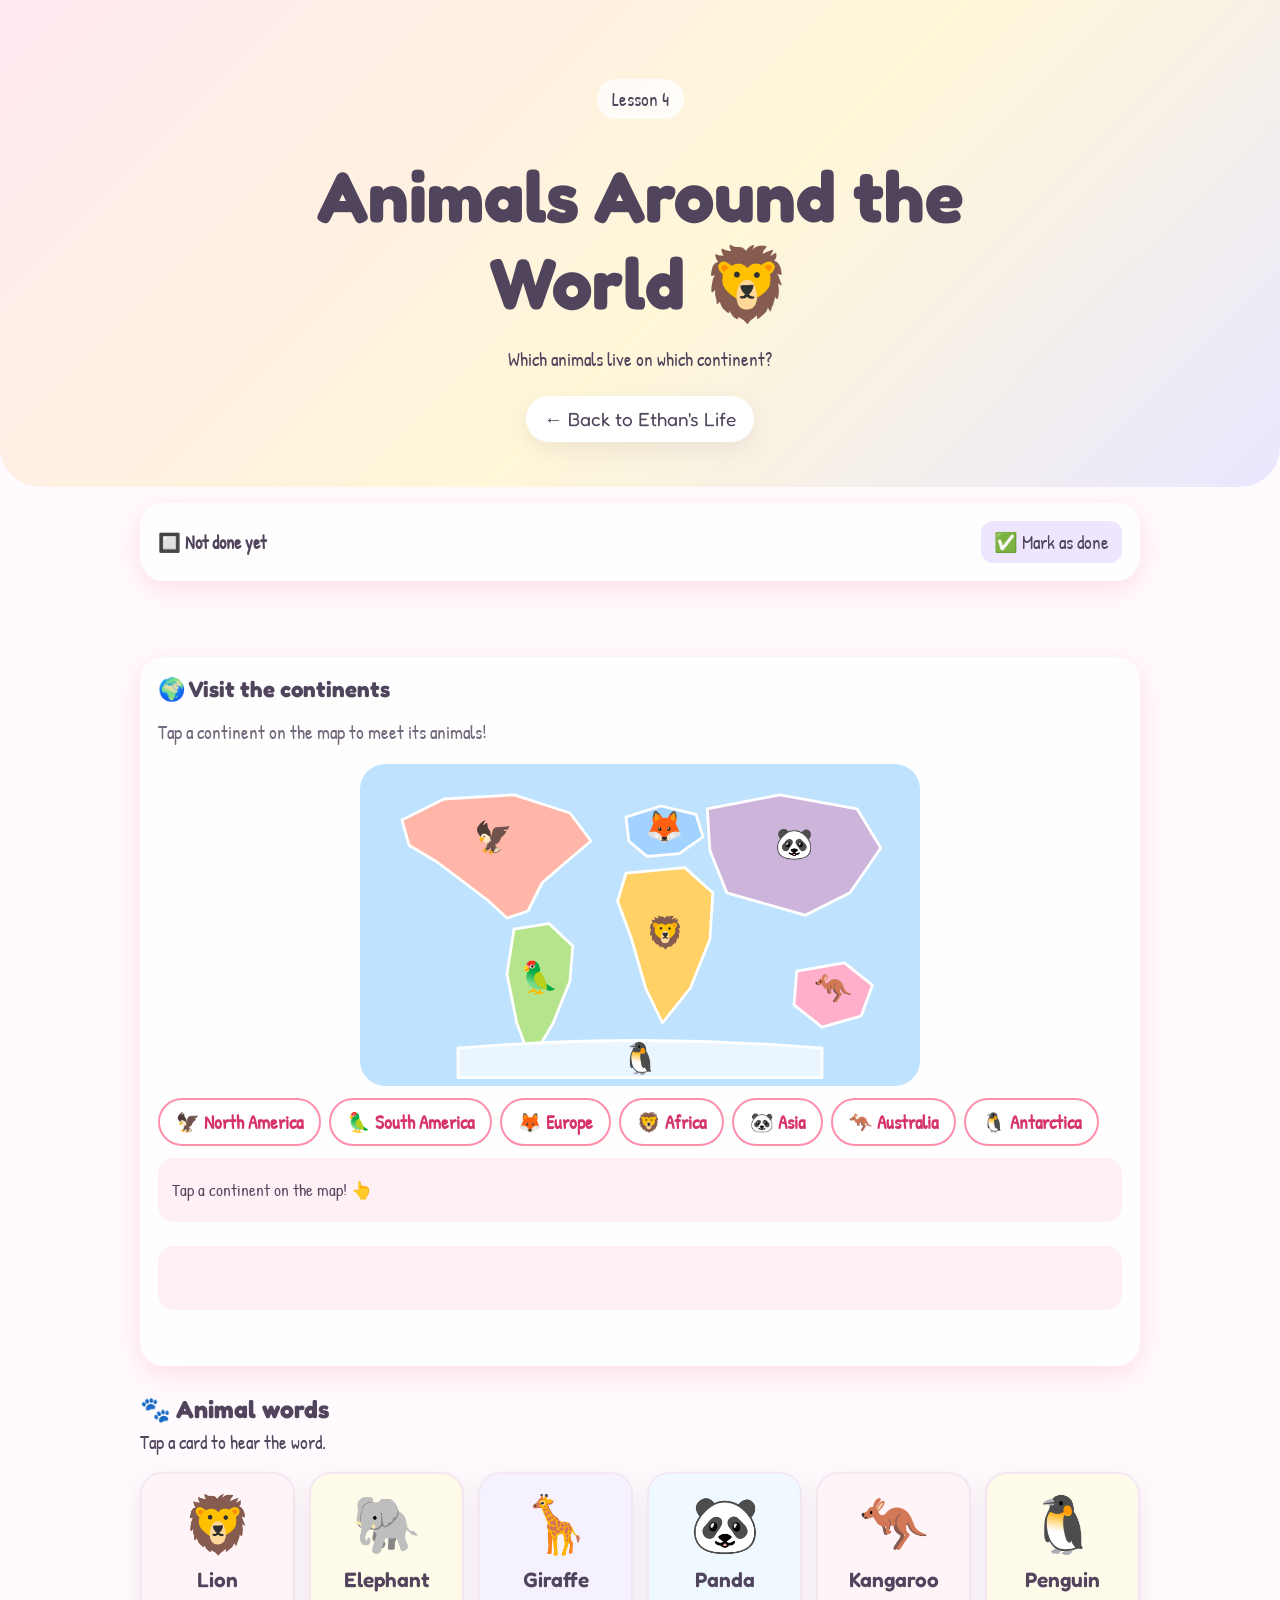
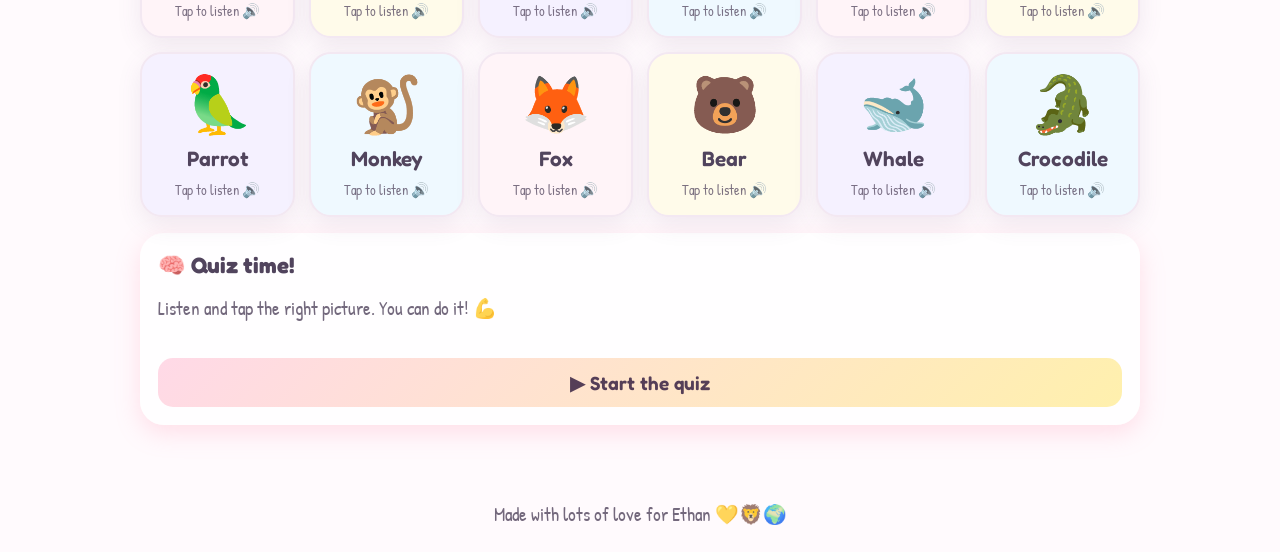
<file: lessons/animals.html>
<!DOCTYPE html>
<html lang="en">
<head>
  <meta charset="UTF-8">
  <meta name="viewport" content="width=device-width, initial-scale=1">
  <meta name="theme-color" content="#fff5f8">
  <title>Lesson 4: Animals Around the World 🦁 - Ethan's Life</title>
  <link rel="stylesheet" href="/style.css">
  <link rel="preconnect" href="https://fonts.googleapis.com">
  <link rel="preconnect" href="https://fonts.gstatic.com" crossorigin>
  <link href="https://fonts.googleapis.com/css2?family=Fredoka:wght@400;500;600;700&family=Patrick+Hand&display=swap" rel="stylesheet">
  <style>
    /* Strona nigdy nie przesuwa się na boki (żeby po prawej nie było białego tła) */
    html, body { max-width: 100%; overflow-x: hidden; }
    @supports (overflow: clip) { html, body { overflow-x: clip; } }
    img, svg, video, canvas { max-width: 100%; }
    input, select, textarea, button { max-width: 100%; box-sizing: border-box; }
    emoji-picker { width: 100%; max-width: 100%; }
    .picker-panel { max-width: 100%; overflow-x: auto; }

    [hidden] { display: none !important; }

    .garage-actions { display: flex; flex-wrap: wrap; gap: 10px; margin-top: 14px; }

    /* Lekcje */
    .lesson-card {
      margin: 16px 0;
      padding: 18px;
      border-radius: 24px;
      background: rgba(255, 255, 255, 0.85);
      box-shadow: 0 8px 24px rgba(255, 143, 171, 0.25);
    }

    .lesson-card h3 { margin-top: 0; }
    .lesson-hint { margin-top: -6px; opacity: 0.8; }

    .space-map svg, .mini-svg { display: block; width: 100%; height: auto; }
    .space-map { max-width: 460px; margin: 0 auto; }

    .orbit, .moon-orbit, .spin {
      animation-name: lesson-spin;
      animation-timing-function: linear;
      animation-iteration-count: infinite;
    }

    .orbit { transform-origin: 210px 210px; }
    .body { cursor: pointer; }

    @keyframes lesson-spin { to { transform: rotate(360deg); } }

    .space-caption {
      display: flex;
      align-items: center;
      gap: 12px;
      min-height: 64px;
      margin: 12px 0;
      padding: 10px 14px;
      border-radius: 16px;
      background: #fff0f5;
      font-size: 1.05rem;
    }

    .dot {
      display: inline-block;
      width: 22px;
      height: 22px;
      border-radius: 50%;
      box-shadow: inset -3px -3px 0 rgba(0, 0, 0, 0.18);
    }

    .dot-big { width: 44px; height: 44px; flex: none; }

    .planet-row { display: flex; flex-wrap: wrap; gap: 8px; margin: 10px 0; }

    .planet-chip {
      display: inline-flex;
      align-items: center;
      gap: 8px;
      padding: 8px 14px;
      border: 2px solid #ff8fab;
      border-radius: 999px;
      background: #fff;
      color: #d6336c;
      font: inherit;
      font-weight: 600;
      cursor: pointer;
    }

    .planet-chip:active { transform: scale(0.95); }

    .mini-grid {
      display: grid;
      grid-template-columns: repeat(auto-fit, minmax(260px, 1fr));
      gap: 16px;
    }

    @media (prefers-reduced-motion: reduce) {
      .orbit, .moon-orbit, .spin { animation: none; }
    }

    .lesson-status {
      display: flex;
      flex-wrap: wrap;
      align-items: center;
      justify-content: space-between;
      gap: 12px;
    }

    .lesson-status.done { border: 3px solid #2ecc71; }
    .status-text { font-size: 1.15rem; font-weight: 700; }

    .quiz-head {
      display: flex;
      flex-wrap: wrap;
      align-items: center;
      justify-content: space-between;
      gap: 10px;
      margin-bottom: 12px;
      font-weight: 700;
    }

    .quiz-options { display: flex; flex-wrap: wrap; gap: 12px; }

    .quiz-option {
      flex: 1 1 120px;
      display: flex;
      flex-direction: column;
      align-items: center;
      justify-content: flex-end;
      gap: 8px;
      min-height: 120px;
      padding: 12px;
      border: 3px solid #ffc2d1;
      border-radius: 20px;
      background: #fff;
      font: inherit;
      font-weight: 600;
      cursor: pointer;
    }

    .quiz-option:active { transform: scale(0.96); }
    .quiz-option.right { border-color: #2ecc71; background: #eafff1; }
    .quiz-option.wrong { border-color: #ff6b81; background: #fff0f2; opacity: 0.6; }
    .quiz-icon { font-size: 3rem; line-height: 1; }
    .quiz-result { text-align: center; }
    .quiz-big { font-size: 3.5rem; line-height: 1.2; }

    .space-caption { flex-wrap: wrap; }
    .caption-text { flex: 1; min-width: 210px; }
    .caption-detail { margin: 6px 0 8px; }
    .fact-badges { display: flex; flex-wrap: wrap; gap: 6px; margin: 8px 0 4px; }

    .fact-badge {
      padding: 4px 10px;
      border: 2px solid #ffc2d1;
      border-radius: 999px;
      background: #fff;
      font-size: 0.85rem;
      font-weight: 600;
    }

    .map-legend { margin: 8px 0 0; font-size: 0.9rem; opacity: 0.8; }

    .table-wrap { overflow-x: auto; }
    .facts-table { width: 100%; border-collapse: collapse; }
    .facts-table th, .facts-table td { padding: 10px 8px; text-align: left; white-space: nowrap; }
    .facts-table thead th { border-bottom: 2px solid #ffc2d1; color: #d6336c; }
    .fact-row { cursor: pointer; }
    .fact-row td { border-bottom: 1px solid #ffe0e8; }
    .fact-row:hover { background: #fff0f5; }
    .caption-buttons { display: flex; flex-wrap: wrap; gap: 8px; margin-top: 8px; }

    /* Lekcja 4: zwierzęta świata */
    .chip-row { display: flex; flex-wrap: wrap; gap: 8px; margin: 12px 0; }

    .chip {
      display: inline-flex;
      align-items: center;
      gap: 6px;
      padding: 9px 16px;
      border: 2px solid #ff8fab;
      border-radius: 999px;
      background: #fff;
      color: #d6336c;
      font: inherit;
      font-weight: 600;
      cursor: pointer;
    }

    .chip:active { transform: scale(0.95); }
    .chip.active { background: #ff8fab; color: #fff; }

    .info-box {
      display: flex;
      flex-wrap: wrap;
      align-items: center;
      gap: 12px;
      min-height: 64px;
      margin: 12px 0;
      padding: 10px 14px;
      border-radius: 16px;
      background: #fff0f5;
      font-size: 1.05rem;
    }

    .info-icon { font-size: 2.6rem; line-height: 1; }
    .info-text { flex: 1; min-width: 200px; }

    .world-map svg {
      display: block;
      width: 100%;
      max-width: 560px;
      height: auto;
      margin: 0 auto;
      border-radius: 18px;
    }

    .continent { cursor: pointer; }
    .continent path { stroke: #fff; stroke-width: 2; stroke-linejoin: round; transition: filter 0.2s ease; }
    .continent:hover path { filter: brightness(1.06); }
    .continent.active path { stroke: #d6336c; stroke-width: 4; }
    .mascot { font-size: 22px; animation: mascot-bob 2.4s ease-in-out infinite; pointer-events: none; }
    .continent.active .mascot { animation-duration: 0.9s; }
    @keyframes mascot-bob { 50% { transform: translateY(-4px); } }

    @media (prefers-reduced-motion: reduce) {
      .mascot { animation: none; }
    }
  </style>
</head>
<body>
  <header class="hero">
    <div class="hero-inner">
      <p class="eyebrow">Lesson 4</p>
      <h1>Animals Around the World <span>🦁</span></h1>
      <p>Which animals live on which continent?</p>
      <nav>
        <a href="/">← Back to Ethan's Life</a>
      </nav>
    </div>
  </header>

  <main>
    <div class="lesson-card lesson-status" id="lesson-status">
      <span id="status-text" class="status-text"></span>
      <button id="status-toggle" type="button" class="secondary-button"></button>
    </div>

    <section id="lesson" class="section">
      <div class="lesson-card">
        <h3>🌍 Visit the continents</h3>
        <p class="lesson-hint">Tap a continent on the map to meet its animals!</p>
        <div id="world-map" class="world-map"></div>
        <div id="continent-chips" class="chip-row"></div>
        <div id="continent-info" class="info-box" aria-live="polite"></div>
        <div id="animal-grid" class="words-grid"></div>
        <div id="animal-info" class="info-box" aria-live="polite"></div>
        <p id="lesson-message" class="form-message" role="status"></p>
      </div>

      <div class="content-heading">
        <h3>🐾 Animal words</h3>
        <p>Tap a card to hear the word.</p>
      </div>
      <div id="animal-words" class="words-grid"></div>

      <div class="lesson-card" id="quiz-card">
        <h3>🧠 Quiz time!</h3>
        <p class="lesson-hint">Listen and tap the right picture. You can do it! 💪</p>
        <div id="quiz-box" class="quiz-box">
          <button id="quiz-start" type="button" class="primary-button">▶ Start the quiz</button>
        </div>
      </div>
    </section>
  </main>

  <footer>Made with lots of love for Ethan 💛🦁🌍</footer>

  <script>
    function showMessage(id, message) {
      document.getElementById(id).textContent = message;
    }

    function speak(text) {
      if (!("speechSynthesis" in window)) {
        showMessage("lesson-message", "Speech is not supported in this browser.");
        return;
      }

      window.speechSynthesis.cancel();

      // Długi tekst mówimy zdanie po zdaniu, bo część przeglądarek ucina zbyt długie wypowiedzi
      const sentences = text.match(/[^.!?]+[.!?]*/g) || [text];

      sentences.forEach(sentence => {
        const part = sentence.trim();
        if (!part) return;

        const utterance = new SpeechSynthesisUtterance(part);
        utterance.lang = "en-US";
        utterance.rate = 0.8;
        window.speechSynthesis.speak(utterance);
      });
    }

    function stopSpeaking() {
      if ("speechSynthesis" in window) window.speechSynthesis.cancel();
    }

    // --- Postęp lekcji (zapisany na tym urządzeniu) ---

    const LESSON_ID = "animals";
    const PROGRESS_KEY = "ethanLessons";

    function readProgress() {
      try {
        return JSON.parse(localStorage.getItem(PROGRESS_KEY) || "{}") || {};
      } catch {
        return {};
      }
    }

    function setProgress(update) {
      const all = readProgress();
      all[LESSON_ID] = { ...(all[LESSON_ID] || {}), ...update };

      try {
        localStorage.setItem(PROGRESS_KEY, JSON.stringify(all));
      } catch {}
    }

    const statusCard = document.getElementById("lesson-status");
    const statusText = document.getElementById("status-text");
    const statusToggle = document.getElementById("status-toggle");

    function renderStatus() {
      const progress = readProgress()[LESSON_ID] || {};
      const done = Boolean(progress.done);

      statusText.textContent = done
        ? "✅ Lesson done! " + "⭐".repeat(Math.min(progress.stars || 0, 3))
        : "🔲 Not done yet";
      statusToggle.textContent = done ? "↩ Mark as not done" : "✅ Mark as done";
      statusCard.classList.toggle("done", done);
    }

    statusToggle.addEventListener("click", () => {
      const progress = readProgress()[LESSON_ID] || {};
      setProgress({ done: !progress.done });
      renderStatus();
    });

    renderStatus();

    // --- Lekcja 4: zwierzęta z całego świata ---

    const A = (icon, name, say, fun) => ({ icon, name, say, fun });

    const CONTINENTS = {
      northAmerica: { name: "North America", color: "#ffb5a7", mascot: "🦅", at: [95, 60],
        say: "North America has forests, wide plains and huge mountains.",
        animals: [
          A("🦬", "Bison", "The bison is big and hairy, and it lives on the plains.", "A bison can run very fast."),
          A("🦅", "Eagle", "The bald eagle is a big bird that flies high in the sky.", "It has very good eyes."),
          A("🦝", "Raccoon", "The raccoon has a black mask on its face.", "It has clever little hands."),
          A("🦫", "Beaver", "The beaver builds dams in rivers with sticks.", "It has big orange teeth.")
        ] },
      southAmerica: { name: "South America", color: "#b5e48c", mascot: "🦜", at: [128, 160],
        say: "South America has the Amazon rainforest and the high Andes mountains.",
        animals: [
          A("🦙", "Llama", "The llama lives in the mountains of South America.", "It has soft, warm wool."),
          A("🦜", "Parrot", "The parrot is a colourful bird that can copy words.", "It lives in the rainforest."),
          A("🦥", "Sloth", "The sloth moves very, very slowly.", "It hangs upside down in the trees."),
          A("🐒", "Monkey", "Monkeys live in the rainforest and climb the trees.", "They love to eat fruit.")
        ] },
      europe: { name: "Europe", color: "#a2d2ff", mascot: "🦊", at: [217, 52],
        say: "Europe is where we live! It has forests, fields and cities.",
        animals: [
          A("🦊", "Fox", "The fox has red fur and a bushy tail.", "It sleeps in a den."),
          A("🦌", "Deer", "The deer lives in the forest.", "Boy deer have big antlers."),
          A("🐻", "Bear", "The brown bear is big and strong.", "It sleeps a lot in winter."),
          A("🦔", "Hedgehog", "The hedgehog has sharp spikes on its back.", "It rolls into a ball when it is scared.")
        ] },
      africa: { name: "Africa", color: "#ffd166", mascot: "🦁", at: [218, 128],
        say: "Africa is very hot. It has deserts, wide grasslands and rainforests.",
        animals: [
          A("🦁", "Lion", "The lion is a big cat, and it says roar.", "Lions live in a family called a pride."),
          A("🐘", "Elephant", "The elephant is the biggest animal on land.", "It uses its long trunk like a hand."),
          A("🦒", "Giraffe", "The giraffe has a very, very long neck.", "It eats leaves from tall trees."),
          A("🦓", "Zebra", "The zebra has black and white stripes.", "Every zebra has different stripes.")
        ] },
      asia: { name: "Asia", color: "#cdb4db", mascot: "🐼", at: [310, 64],
        say: "Asia is the biggest continent. It has jungles, mountains and deserts.",
        animals: [
          A("🐼", "Panda", "The giant panda lives in China.", "It eats bamboo almost all day."),
          A("🐯", "Tiger", "The tiger is a big cat with stripes.", "Tigers are good swimmers."),
          A("🐫", "Camel", "The camel lives in the desert and has two humps.", "It can walk a long way without water."),
          A("🦧", "Orangutan", "Orangutans live in the forests of Asia.", "They are very clever and have orange hair.")
        ] },
      australia: { name: "Australia", color: "#ffafcc", mascot: "🦘", at: [338, 168],
        say: "Australia is a country and a continent. It is warm and dry.",
        animals: [
          A("🦘", "Kangaroo", "The kangaroo hops on its strong back legs.", "A mother kangaroo carries her baby in a pouch."),
          A("🐨", "Koala", "The koala lives in trees and eats eucalyptus leaves.", "It sleeps for most of the day."),
          A("🐊", "Crocodile", "The crocodile lives in rivers and has big teeth.", "It can stay very still in the water.")
        ] },
      antarctica: { name: "Antarctica", color: "#e9f5ff", mascot: "🐧", at: [200, 218],
        say: "Antarctica is the coldest place on Earth. It is covered with ice.",
        animals: [
          A("🐧", "Penguin", "The penguin is a bird that cannot fly, but it swims very well.", "Penguins like cold places."),
          A("🦭", "Seal", "The seal swims in the cold sea.", "It has thick fat to stay warm."),
          A("🐋", "Whale", "The whale is the biggest animal in the sea.", "Whales are not fish. They breathe air.")
        ] }
    };

    const SHAPES = {
      northAmerica: "M30 40 L60 25 L110 22 L150 35 L165 55 L145 72 L130 85 L120 105 L105 110 L92 98 L75 85 L55 70 L35 58 Z",
      southAmerica: "M110 118 L135 114 L152 130 L150 155 L138 185 L122 212 L112 185 L105 150 Z",
      europe: "M190 38 L215 30 L240 36 L245 52 L228 64 L205 66 L192 55 Z",
      africa: "M190 78 L232 74 L252 92 L250 125 L236 160 L216 185 L204 160 L194 125 L184 98 Z",
      asia: "M248 32 L300 22 L355 32 L372 60 L350 92 L318 108 L290 100 L262 92 L250 62 Z",
      australia: "M312 148 L346 142 L366 158 L358 180 L330 188 L310 172 Z",
      antarctica: "M70 203 Q200 192 330 203 L330 224 L70 224 Z"
    };

    function mapSvg() {
      let s = `<svg viewBox="0 0 400 230" xmlns="http://www.w3.org/2000/svg" role="img" aria-label="A map of the world">
        <rect width="400" height="230" rx="18" fill="#bfe3ff"/>`;

      Object.entries(CONTINENTS).forEach(([key, c]) => {
        s += `<g class="continent" data-continent="${key}">
          <path d="${SHAPES[key]}" fill="${c.color}"/>
          <text class="mascot" x="${c.at[0]}" y="${c.at[1]}" text-anchor="middle">${c.mascot}</text>
        </g>`;
      });

      return s + `</svg>`;
    }

    const worldMap = document.getElementById("world-map");
    const continentChips = document.getElementById("continent-chips");
    const continentInfo = document.getElementById("continent-info");
    const animalGrid = document.getElementById("animal-grid");
    const animalInfo = document.getElementById("animal-info");

    worldMap.innerHTML = mapSvg();

    function listNames(names) {
      return names.length > 1 ? names.slice(0, -1).join(", ") + " and " + names[names.length - 1] : names[0];
    }

    function buttonsFor(speakText) {
      const buttons = document.createElement("div");
      buttons.className = "caption-buttons";

      const again = document.createElement("button");
      again.type = "button";
      again.className = "secondary-button";
      again.textContent = "🔊 Tell me again";
      again.addEventListener("click", () => speak(speakText));

      const stop = document.createElement("button");
      stop.type = "button";
      stop.className = "secondary-button";
      stop.textContent = "⏹ Stop";
      stop.addEventListener("click", stopSpeaking);

      buttons.append(again, stop);
      return buttons;
    }

    function fillInfo(box, icon, title, lines, speakText) {
      box.replaceChildren();

      const iconEl = document.createElement("span");
      iconEl.className = "info-icon";
      iconEl.textContent = icon;

      const text = document.createElement("div");
      text.className = "info-text";

      const titleEl = document.createElement("strong");
      titleEl.textContent = title;
      text.appendChild(titleEl);

      lines.forEach(line => {
        const div = document.createElement("div");
        div.textContent = line;
        text.appendChild(div);
      });

      text.appendChild(buttonsFor(speakText));
      box.append(iconEl, text);
    }

    function showAnimal(animal) {
      fillInfo(animalInfo, animal.icon, animal.name, [animal.say, "💡 " + animal.fun],
        animal.name + ". " + animal.say + " " + animal.fun);
      speak(animal.name + ". " + animal.say + " " + animal.fun);
    }

    function showContinent(key) {
      const continent = CONTINENTS[key];
      const names = continent.animals.map(a => a.name);
      const story = continent.name + ". " + continent.say + " The animals here are the " + listNames(names).toLowerCase() + ".";

      worldMap.querySelectorAll(".continent").forEach(el => {
        el.classList.toggle("active", el.dataset.continent === key);
      });

      continentChips.querySelectorAll(".chip").forEach(chip => {
        chip.classList.toggle("active", chip.dataset.key === key);
      });

      fillInfo(continentInfo, continent.mascot, continent.name,
        [continent.say, "🐾 Animals: " + names.join(", ")], story);

      animalGrid.replaceChildren();

      continent.animals.forEach(animal => {
        const card = document.createElement("button");
        card.type = "button";
        card.className = "word-card";
        card.setAttribute("aria-label", animal.name);

        const icon = document.createElement("span");
        icon.className = "word-emoji";
        icon.textContent = animal.icon;

        const name = document.createElement("span");
        name.className = "word-english";
        name.textContent = animal.name;

        const hint = document.createElement("span");
        hint.className = "word-hint";
        hint.textContent = "Tap to listen 🔊";

        card.append(icon, name, hint);
        card.addEventListener("click", () => showAnimal(animal));
        animalGrid.appendChild(card);
      });

      animalInfo.textContent = "Tap an animal! 👆";
      speak(story);
    }

    Object.entries(CONTINENTS).forEach(([key, continent]) => {
      const chip = document.createElement("button");
      chip.type = "button";
      chip.className = "chip";
      chip.dataset.key = key;
      chip.textContent = continent.mascot + " " + continent.name;
      chip.addEventListener("click", () => showContinent(key));
      continentChips.appendChild(chip);
    });

    worldMap.querySelectorAll(".continent").forEach(el => {
      el.addEventListener("click", () => showContinent(el.dataset.continent));
    });

    continentInfo.textContent = "Tap a continent on the map! 👆";

    // --- Słowa ---

    const ANIMAL_WORDS = [
      ["🦁", "Lion"], ["🐘", "Elephant"], ["🦒", "Giraffe"], ["🐼", "Panda"], ["🦘", "Kangaroo"], ["🐧", "Penguin"],
      ["🦜", "Parrot"], ["🐒", "Monkey"], ["🦊", "Fox"], ["🐻", "Bear"], ["🐋", "Whale"], ["🐊", "Crocodile"]
    ];
    const animalWords = document.getElementById("animal-words");

    ANIMAL_WORDS.forEach(([emoji, word]) => {
      const card = document.createElement("button");
      card.type = "button";
      card.className = "word-card";
      card.setAttribute("aria-label", "Hear " + word);

      const icon = document.createElement("span");
      icon.className = "word-emoji";
      icon.textContent = emoji;

      const name = document.createElement("span");
      name.className = "word-english";
      name.textContent = word;

      const hint = document.createElement("span");
      hint.className = "word-hint";
      hint.textContent = "Tap to listen 🔊";

      card.append(icon, name, hint);
      card.addEventListener("click", () => speak(word));
      animalWords.appendChild(card);
    });

    // --- Pytania do quizu ---

    const QUIZ_LENGTH = 5;
    const QUIZ_POOL = [
      { say: "Which one is the lion?", options: [
        { icon: "🦁", label: "Lion", correct: true }, { icon: "🐘", label: "Elephant" }, { icon: "🐼", label: "Panda" }] },
      { say: "Which animal is the biggest animal on land?", options: [
        { icon: "🐘", label: "Elephant", correct: true }, { icon: "🦊", label: "Fox" }, { icon: "🦘", label: "Kangaroo" }] },
      { say: "Which animal has a very long neck?", options: [
        { icon: "🦒", label: "Giraffe", correct: true }, { icon: "🐻", label: "Bear" }, { icon: "🐒", label: "Monkey" }] },
      { say: "Which animal has black and white stripes?", options: [
        { icon: "🦓", label: "Zebra", correct: true }, { icon: "🦘", label: "Kangaroo" }, { icon: "🐧", label: "Penguin" }] },
      { say: "Which animal hops on its strong back legs?", options: [
        { icon: "🦘", label: "Kangaroo", correct: true }, { icon: "🐢", label: "Turtle" }, { icon: "🐘", label: "Elephant" }] },
      { say: "Which animal eats bamboo?", options: [
        { icon: "🐼", label: "Panda", correct: true }, { icon: "🦁", label: "Lion" }, { icon: "🐊", label: "Crocodile" }] },
      { say: "Which bird cannot fly, but swims very well?", options: [
        { icon: "🐧", label: "Penguin", correct: true }, { icon: "🦅", label: "Eagle" }, { icon: "🦜", label: "Parrot" }] },
      { say: "Which animal is the biggest animal in the sea?", options: [
        { icon: "🐋", label: "Whale", correct: true }, { icon: "🐊", label: "Crocodile" }, { icon: "🦭", label: "Seal" }] },
      { say: "Which animal moves very, very slowly?", options: [
        { icon: "🦥", label: "Sloth", correct: true }, { icon: "🐒", label: "Monkey" }, { icon: "🦊", label: "Fox" }] },
      { say: "Which animal lives in cold Antarctica?", options: [
        { icon: "🐧", label: "Penguin", correct: true }, { icon: "🦁", label: "Lion" }, { icon: "🦘", label: "Kangaroo" }] },
      { say: "Which animal lives in hot Africa?", options: [
        { icon: "🦁", label: "Lion", correct: true }, { icon: "🐧", label: "Penguin" }, { icon: "🐨", label: "Koala" }] },
      { say: "Which animal lives in Australia?", options: [
        { icon: "🐨", label: "Koala", correct: true }, { icon: "🦁", label: "Lion" }, { icon: "🐧", label: "Penguin" }] },
      { say: "Which animal has a mask on its face?", options: [
        { icon: "🦝", label: "Raccoon", correct: true }, { icon: "🦔", label: "Hedgehog" }, { icon: "🦌", label: "Deer" }] }
    ];

    const quizBox = document.getElementById("quiz-box");
    let quiz = null;

    function shuffle(list) {
      const copy = [...list];

      for (let i = copy.length - 1; i > 0; i--) {
        const j = Math.floor(Math.random() * (i + 1));
        [copy[i], copy[j]] = [copy[j], copy[i]];
      }

      return copy;
    }

    function optionButton(option, onPick) {
      const button = document.createElement("button");
      button.type = "button";
      button.className = "quiz-option";

      const icon = document.createElement("span");
      icon.className = "quiz-icon";

      if (option.dot) {
        icon.classList.add("dot");
        icon.style.background = option.dot;
        icon.style.width = icon.style.height = option.size + "px";
      } else {
        icon.textContent = option.icon;
      }

      const label = document.createElement("span");
      label.textContent = option.label;

      button.append(icon, label);
      button.addEventListener("click", () => onPick(button));
      return button;
    }

    function startQuiz() {
      quiz = {
        questions: shuffle(QUIZ_POOL).slice(0, QUIZ_LENGTH),
        index: 0,
        firstTry: 0,
        missed: false,
        locked: false
      };

      showQuestion();
    }

    function showQuestion() {
      const question = quiz.questions[quiz.index];
      quiz.missed = false;
      quiz.locked = false;

      const head = document.createElement("div");
      head.className = "quiz-head";

      const counter = document.createElement("span");
      counter.textContent = "Question " + (quiz.index + 1) + " of " + quiz.questions.length;

      const replay = document.createElement("button");
      replay.type = "button";
      replay.className = "secondary-button";
      replay.textContent = "🔊 Listen again";
      replay.addEventListener("click", () => speak(question.say));

      head.append(counter, replay);

      const options = document.createElement("div");
      options.className = "quiz-options";

      const feedback = document.createElement("p");
      feedback.id = "quiz-feedback";
      feedback.className = "form-message";
      feedback.setAttribute("role", "status");

      shuffle(question.options).forEach(option => {
        options.appendChild(optionButton(option, button => answer(option, button, question, feedback)));
      });

      quizBox.replaceChildren(head, options, feedback);
      speak(question.say);
    }

    function answer(option, button, question, feedback) {
      if (quiz.locked) return;

      if (option.correct) {
        quiz.locked = true;
        if (!quiz.missed) quiz.firstTry++;

        button.classList.add("right");
        feedback.textContent = "🎉 Yes!";
        speak("Yes! Great job!");

        setTimeout(() => {
          quiz.index++;

          if (quiz.index < quiz.questions.length) showQuestion();
          else finishQuiz();
        }, 1500);

        return;
      }

      quiz.missed = true;
      button.classList.add("wrong");
      button.disabled = true;
      feedback.textContent = "Try again! 💫";
      speak("Try again. " + question.say);
    }

    function finishQuiz() {
      const total = quiz.questions.length;
      const stars = quiz.firstTry >= total - 1 ? 3 : quiz.firstTry >= total - 2 ? 2 : 1;
      const best = Math.max((readProgress()[LESSON_ID] || {}).stars || 0, stars);

      setProgress({ done: true, stars: best });
      renderStatus();

      const result = document.createElement("div");
      result.className = "quiz-result";

      const big = document.createElement("div");
      big.className = "quiz-big";
      big.textContent = "🏆";

      const title = document.createElement("h3");
      title.textContent = "You did it! " + "⭐".repeat(stars);

      const score = document.createElement("p");
      score.textContent = quiz.firstTry + " of " + total + " right on the first try";

      const again = document.createElement("button");
      again.type = "button";
      again.className = "primary-button";
      again.textContent = "🔁 Play again";
      again.addEventListener("click", startQuiz);

      result.append(big, title, score, again);
      quizBox.replaceChildren(result);
      speak("Wow! You did it! Great job!");
    }

    document.getElementById("quiz-start").addEventListener("click", startQuiz);
  </script>
</body>
</html>
</file>
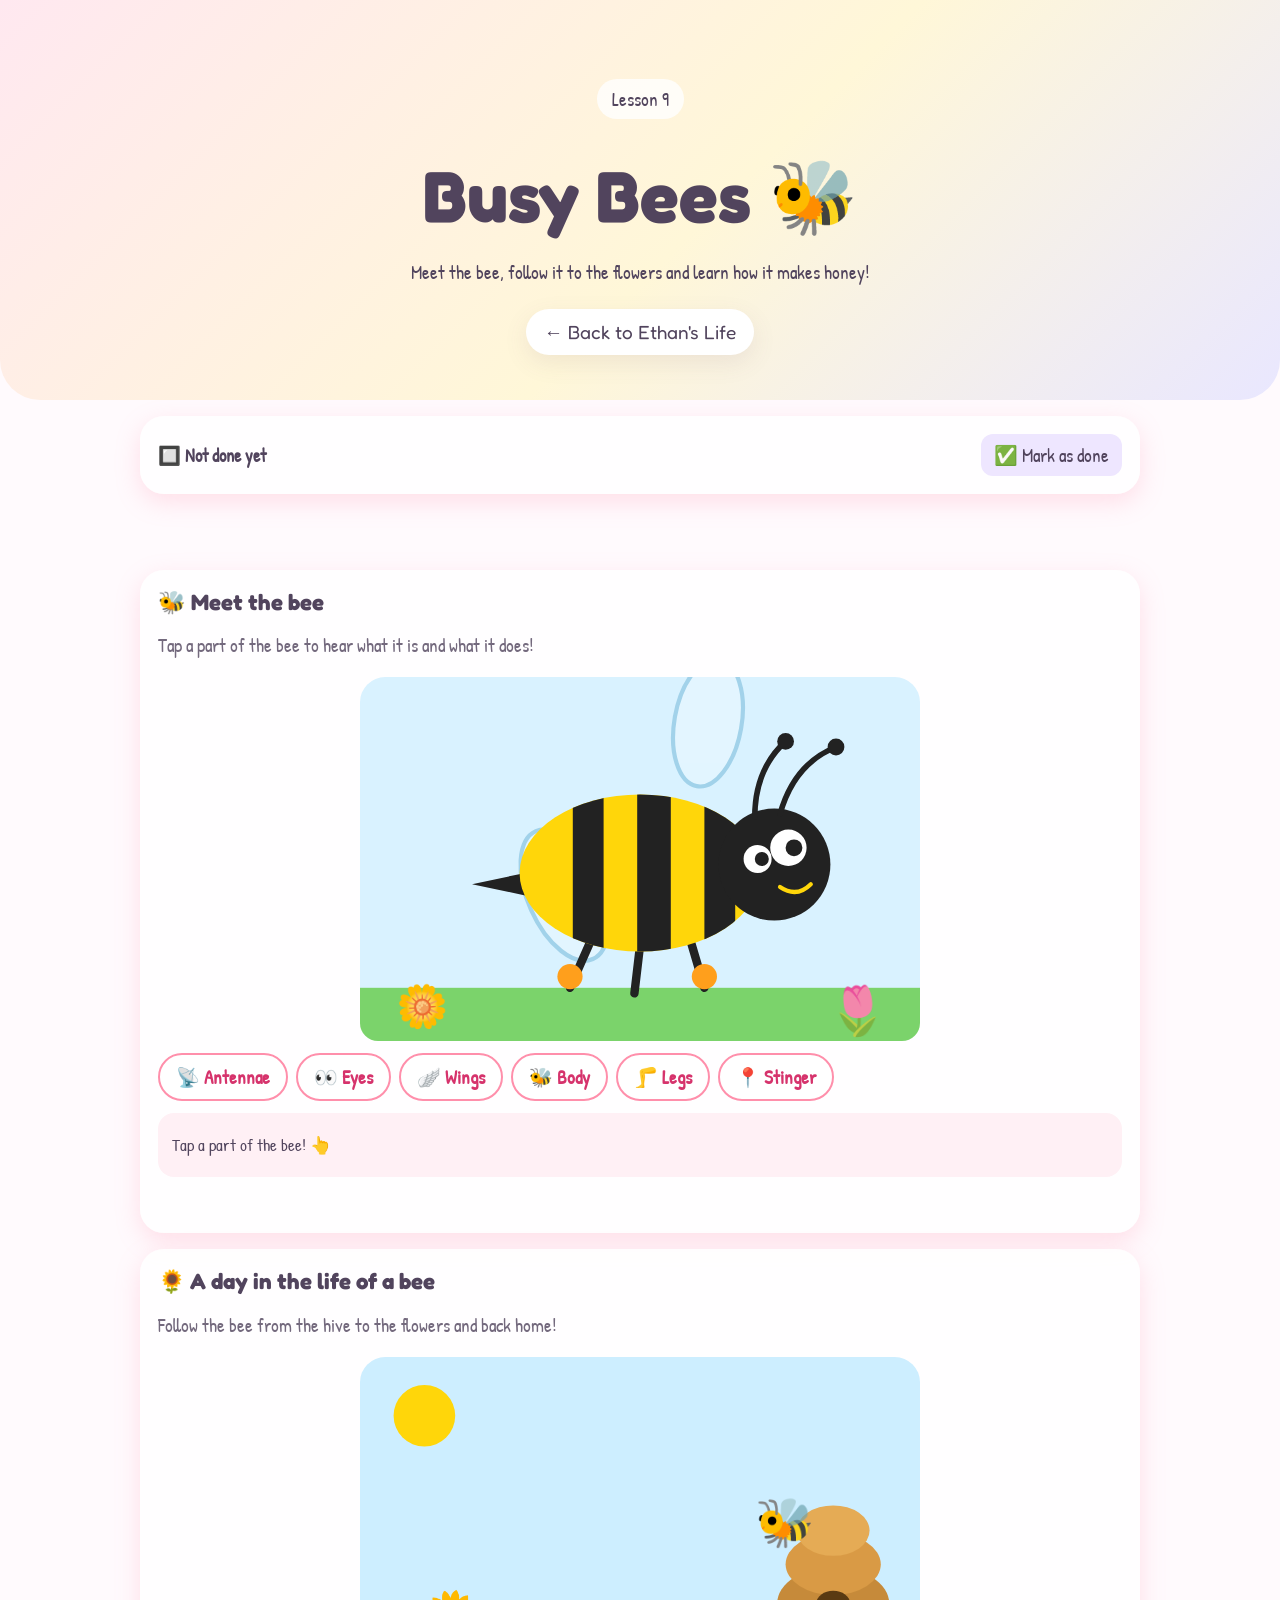
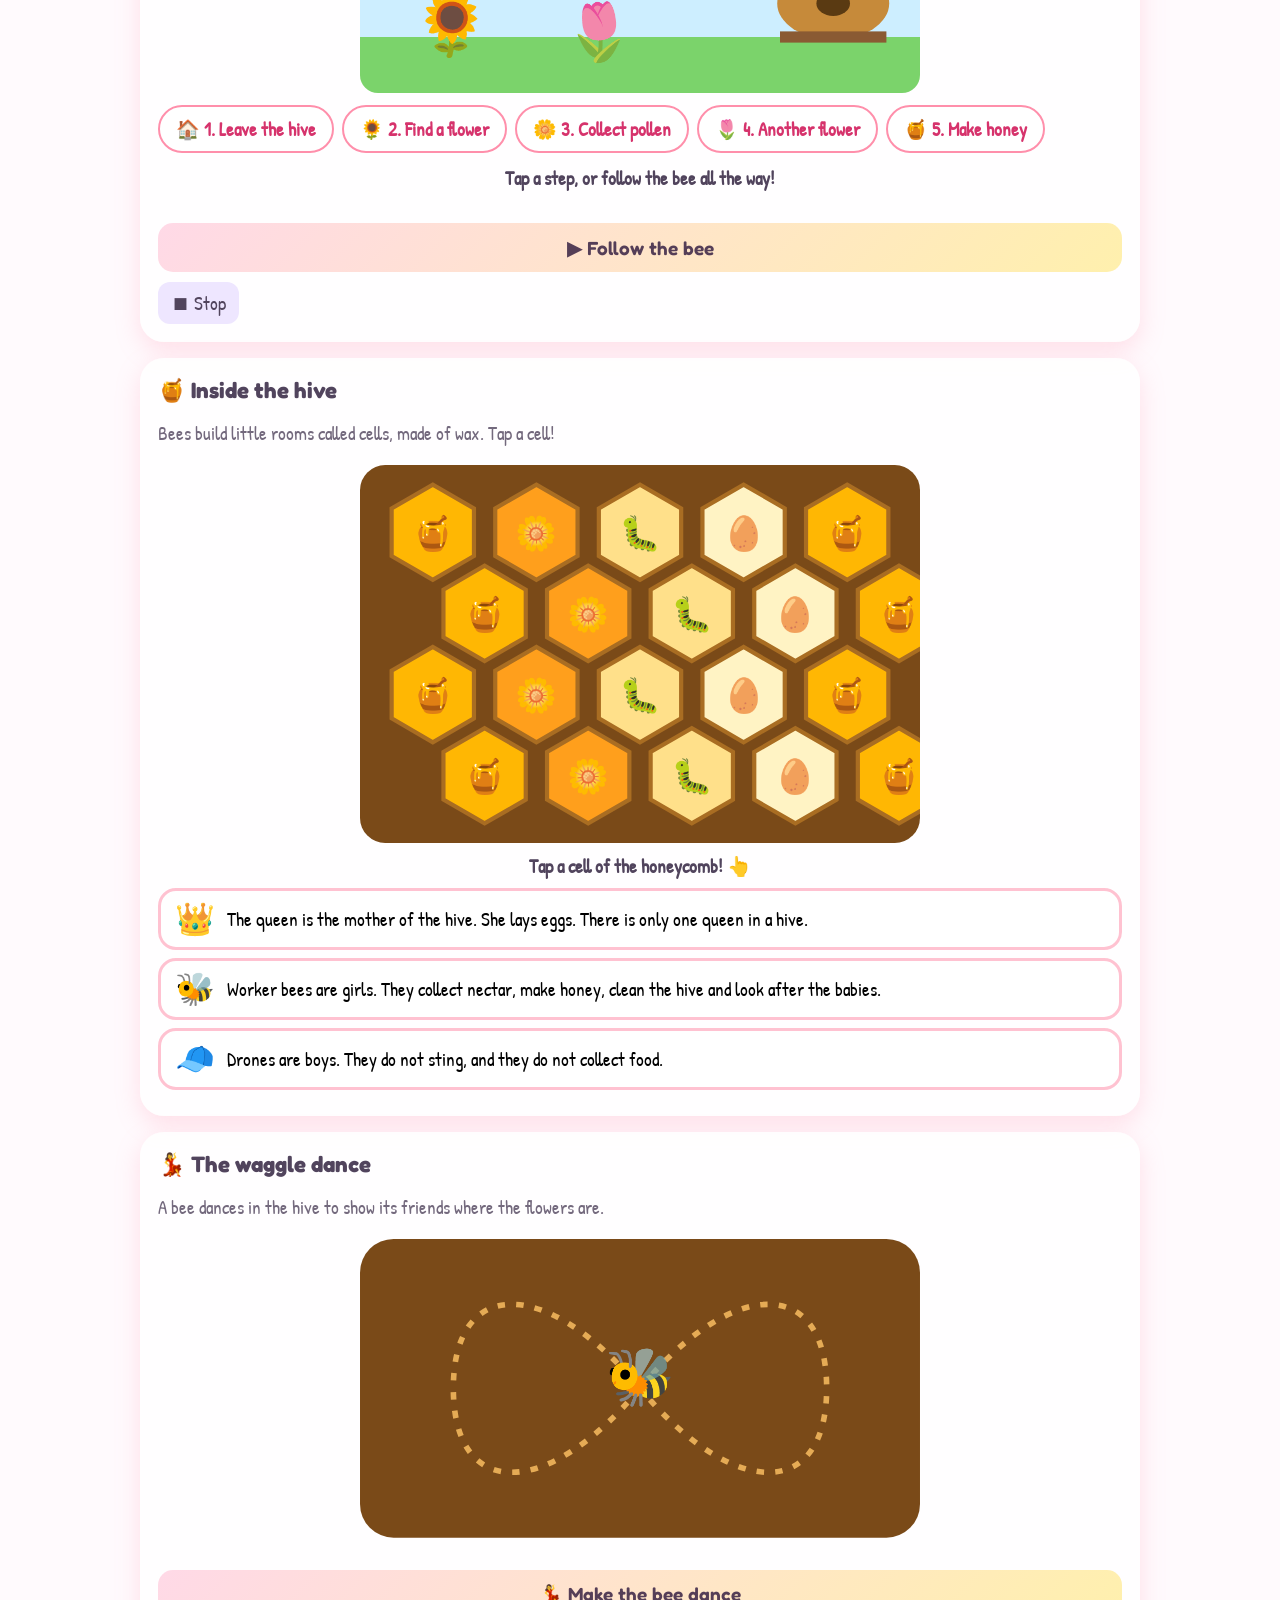
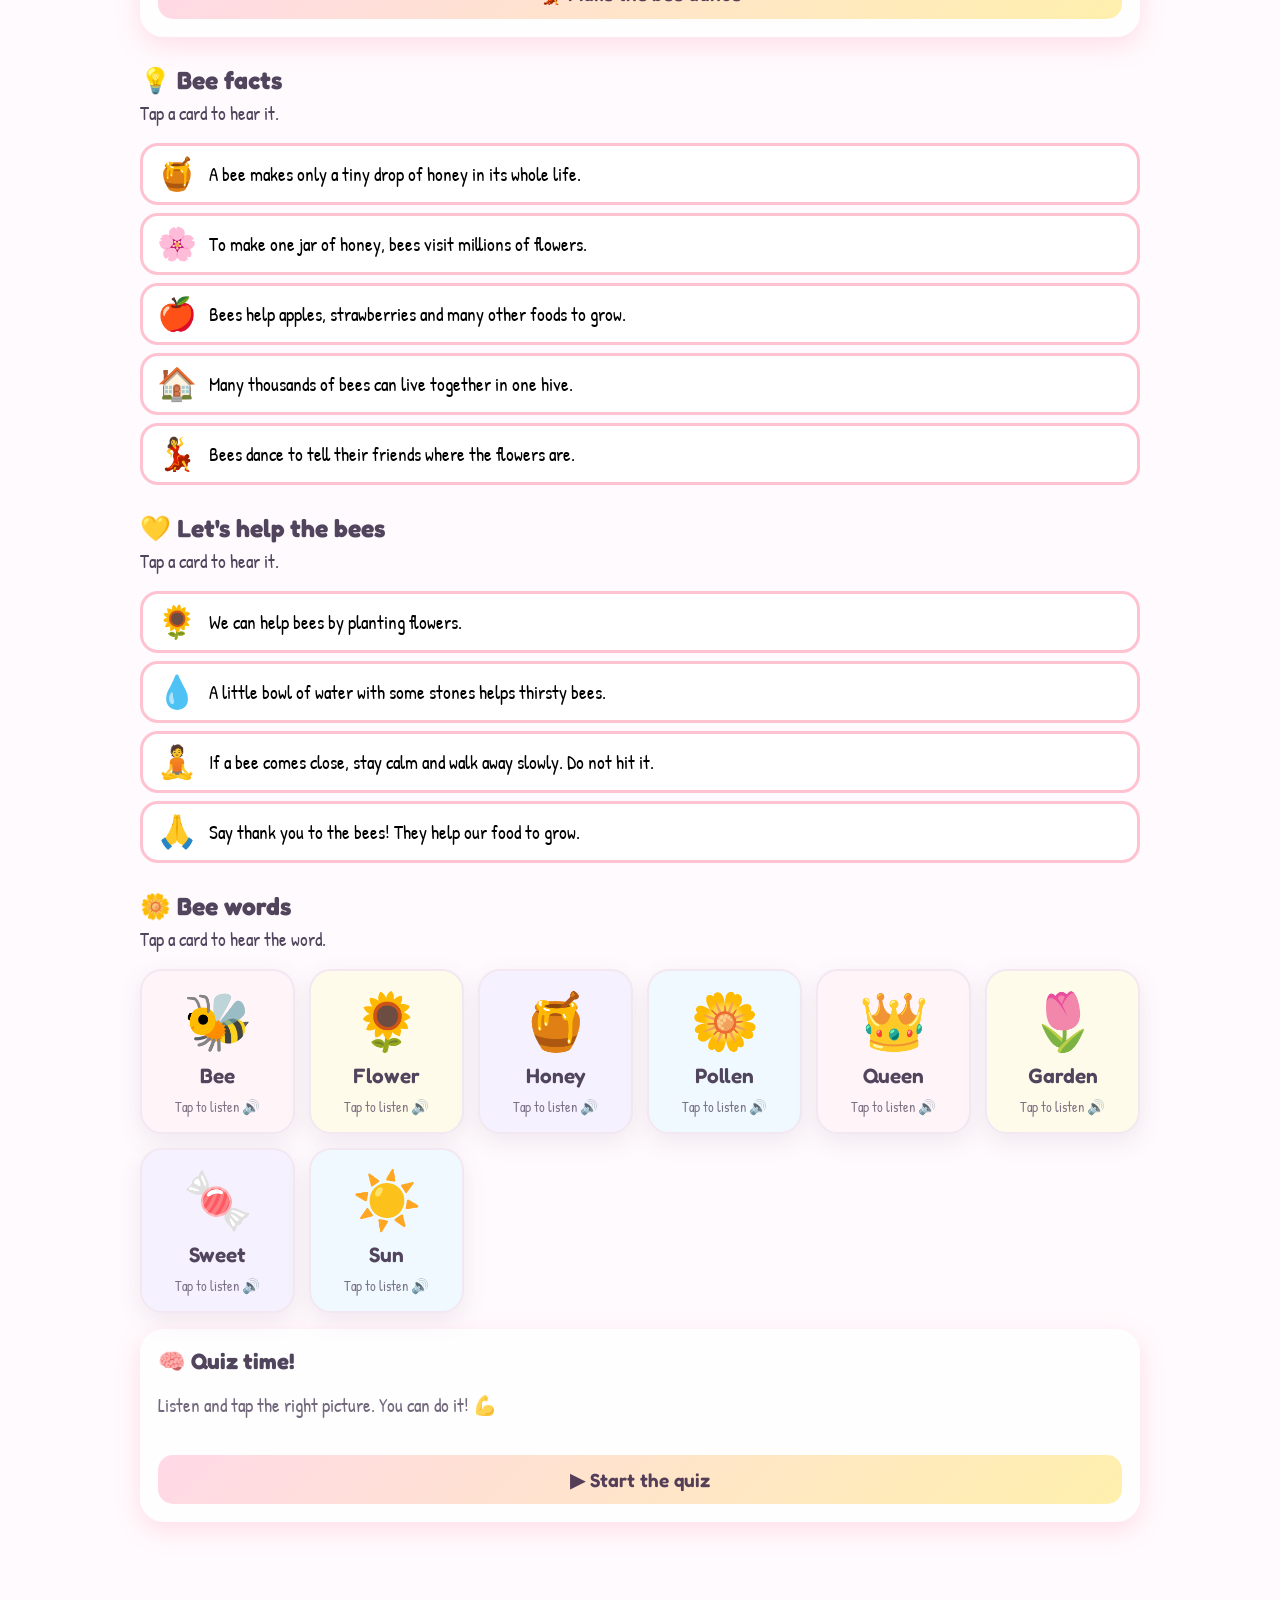
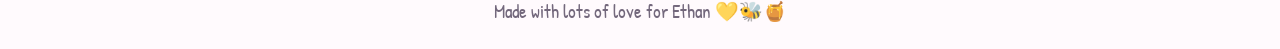
<file: lessons/bees.html>
<!DOCTYPE html>
<html lang="en">
<head>
  <meta charset="UTF-8">
  <meta name="viewport" content="width=device-width, initial-scale=1">
  <meta name="theme-color" content="#fff5f8">
  <title>Lesson 9: Busy Bees 🐝 - Ethan's Life</title>
  <link rel="stylesheet" href="/style.css">
  <link rel="preconnect" href="https://fonts.googleapis.com">
  <link rel="preconnect" href="https://fonts.gstatic.com" crossorigin>
  <link href="https://fonts.googleapis.com/css2?family=Fredoka:wght@400;500;600;700&family=Patrick+Hand&display=swap" rel="stylesheet">
  <style>
    /* Strona nigdy nie przesuwa się na boki (żeby po prawej nie było białego tła) */
    html, body { max-width: 100%; overflow-x: hidden; }
    @supports (overflow: clip) { html, body { overflow-x: clip; } }
    img, svg, video, canvas { max-width: 100%; }
    input, select, textarea, button { max-width: 100%; box-sizing: border-box; }
    emoji-picker { width: 100%; max-width: 100%; }
    .picker-panel { max-width: 100%; overflow-x: auto; }

    [hidden] { display: none !important; }

    .garage-actions { display: flex; flex-wrap: wrap; gap: 10px; margin-top: 14px; }

    /* Lekcje */
    .lesson-card {
      margin: 16px 0;
      padding: 18px;
      border-radius: 24px;
      background: rgba(255, 255, 255, 0.85);
      box-shadow: 0 8px 24px rgba(255, 143, 171, 0.25);
    }

    .lesson-card h3 { margin-top: 0; }
    .lesson-hint { margin-top: -6px; opacity: 0.8; }

    .space-map svg, .mini-svg { display: block; width: 100%; height: auto; }
    .space-map { max-width: 460px; margin: 0 auto; }

    .orbit, .moon-orbit, .spin {
      animation-name: lesson-spin;
      animation-timing-function: linear;
      animation-iteration-count: infinite;
    }

    .orbit { transform-origin: 210px 210px; }
    .body { cursor: pointer; }

    @keyframes lesson-spin { to { transform: rotate(360deg); } }

    .space-caption {
      display: flex;
      align-items: center;
      gap: 12px;
      min-height: 64px;
      margin: 12px 0;
      padding: 10px 14px;
      border-radius: 16px;
      background: #fff0f5;
      font-size: 1.05rem;
    }

    .dot {
      display: inline-block;
      width: 22px;
      height: 22px;
      border-radius: 50%;
      box-shadow: inset -3px -3px 0 rgba(0, 0, 0, 0.18);
    }

    .dot-big { width: 44px; height: 44px; flex: none; }

    .planet-row { display: flex; flex-wrap: wrap; gap: 8px; margin: 10px 0; }

    .planet-chip {
      display: inline-flex;
      align-items: center;
      gap: 8px;
      padding: 8px 14px;
      border: 2px solid #ff8fab;
      border-radius: 999px;
      background: #fff;
      color: #d6336c;
      font: inherit;
      font-weight: 600;
      cursor: pointer;
    }

    .planet-chip:active { transform: scale(0.95); }

    .mini-grid {
      display: grid;
      grid-template-columns: repeat(auto-fit, minmax(260px, 1fr));
      gap: 16px;
    }

    @media (prefers-reduced-motion: reduce) {
      .orbit, .moon-orbit, .spin { animation: none; }
    }

    .lesson-status {
      display: flex;
      flex-wrap: wrap;
      align-items: center;
      justify-content: space-between;
      gap: 12px;
    }

    .lesson-status.done { border: 3px solid #2ecc71; }
    .status-text { font-size: 1.15rem; font-weight: 700; }

    .quiz-head {
      display: flex;
      flex-wrap: wrap;
      align-items: center;
      justify-content: space-between;
      gap: 10px;
      margin-bottom: 12px;
      font-weight: 700;
    }

    .quiz-options { display: flex; flex-wrap: wrap; gap: 12px; }

    .quiz-option {
      flex: 1 1 120px;
      display: flex;
      flex-direction: column;
      align-items: center;
      justify-content: flex-end;
      gap: 8px;
      min-height: 120px;
      padding: 12px;
      border: 3px solid #ffc2d1;
      border-radius: 20px;
      background: #fff;
      font: inherit;
      font-weight: 600;
      cursor: pointer;
    }

    .quiz-option:active { transform: scale(0.96); }
    .quiz-option.right { border-color: #2ecc71; background: #eafff1; }
    .quiz-option.wrong { border-color: #ff6b81; background: #fff0f2; opacity: 0.6; }
    .quiz-icon { font-size: 3rem; line-height: 1; }
    .quiz-result { text-align: center; }
    .quiz-big { font-size: 3.5rem; line-height: 1.2; }

    .space-caption { flex-wrap: wrap; }
    .caption-text { flex: 1; min-width: 210px; }
    .caption-detail { margin: 6px 0 8px; }
    .fact-badges { display: flex; flex-wrap: wrap; gap: 6px; margin: 8px 0 4px; }

    .fact-badge {
      padding: 4px 10px;
      border: 2px solid #ffc2d1;
      border-radius: 999px;
      background: #fff;
      font-size: 0.85rem;
      font-weight: 600;
    }

    .map-legend { margin: 8px 0 0; font-size: 0.9rem; opacity: 0.8; }

    .table-wrap { overflow-x: auto; }
    .facts-table { width: 100%; border-collapse: collapse; }
    .facts-table th, .facts-table td { padding: 10px 8px; text-align: left; white-space: nowrap; }
    .facts-table thead th { border-bottom: 2px solid #ffc2d1; color: #d6336c; }
    .fact-row { cursor: pointer; }
    .fact-row td { border-bottom: 1px solid #ffe0e8; }
    .fact-row:hover { background: #fff0f5; }
    .caption-buttons { display: flex; flex-wrap: wrap; gap: 8px; margin-top: 8px; }

    .chip-row { display: flex; flex-wrap: wrap; gap: 8px; margin: 12px 0; }

    .chip {
      display: inline-flex;
      align-items: center;
      gap: 6px;
      padding: 9px 16px;
      border: 2px solid #ff8fab;
      border-radius: 999px;
      background: #fff;
      color: #d6336c;
      font: inherit;
      font-weight: 600;
      cursor: pointer;
    }

    .chip:active { transform: scale(0.95); }
    .chip.active { background: #ff8fab; color: #fff; }

    .info-box {
      display: flex;
      flex-wrap: wrap;
      align-items: center;
      gap: 12px;
      min-height: 64px;
      margin: 12px 0;
      padding: 10px 14px;
      border-radius: 16px;
      background: #fff0f5;
      font-size: 1.05rem;
    }

    .info-icon { font-size: 2.6rem; line-height: 1; }
    .info-text { flex: 1; min-width: 200px; }

    .fact-card {
      display: flex;
      align-items: center;
      gap: 12px;
      width: 100%;
      margin: 8px 0;
      padding: 12px 14px;
      border: 3px solid #ffc2d1;
      border-radius: 18px;
      background: #fff;
      font: inherit;
      text-align: left;
      cursor: pointer;
    }

    .fact-card:active { transform: scale(0.98); }
    .fact-icon { flex: none; font-size: 2rem; line-height: 1; }

    .scene svg { display: block; width: 100%; max-width: 560px; height: auto; margin: 0 auto; border-radius: 18px; }
    .scene-note { min-height: 1.4em; margin: 10px 0 0; font-weight: 700; text-align: center; }
    .big-slider { width: 100%; margin: 14px 0 4px; accent-color: #ff8fab; }


    /* Lekcja 9: pszczoły */
    .bee-part { cursor: pointer; }
    .bee-part.active { filter: drop-shadow(0 0 4px #ff2a6d) drop-shadow(0 0 6px #ff2a6d); }
    .bee-bob { animation: bee-bob 2.2s ease-in-out infinite alternate; }
    @keyframes bee-bob { to { transform: translateY(-8px); } }
    .wing { transform-box: fill-box; transform-origin: 50% 100%; animation: wing-flap 0.18s ease-in-out infinite alternate; }
    @keyframes wing-flap { to { transform: rotate(-16deg); } }

    #trip-bee { transition: transform 1.6s ease-in-out; }
    .trip-item { transition: opacity 0.5s ease; }

    .step-row { display: flex; flex-wrap: wrap; gap: 8px; margin: 12px 0; }

    .hex { cursor: pointer; transition: filter 0.2s ease; }
    .hex:hover { filter: brightness(1.08); }
    .hex.active { stroke: #d6336c; stroke-width: 4; }

    @media (prefers-reduced-motion: reduce) {
      .bee-bob, .wing { animation: none; }
      #trip-bee { transition: none; }
    }
  </style>
</head>
<body>
  <header class="hero">
    <div class="hero-inner">
      <p class="eyebrow">Lesson 9</p>
      <h1>Busy Bees <span>🐝</span></h1>
      <p>Meet the bee, follow it to the flowers and learn how it makes honey!</p>
      <nav>
        <a href="/">← Back to Ethan's Life</a>
      </nav>
    </div>
  </header>

  <main>
    <div class="lesson-card lesson-status" id="lesson-status">
      <span id="status-text" class="status-text"></span>
      <button id="status-toggle" type="button" class="secondary-button"></button>
    </div>

    <section id="lesson" class="section">
      <div class="lesson-card">
        <h3>🐝 Meet the bee</h3>
        <p class="lesson-hint">Tap a part of the bee to hear what it is and what it does!</p>
        <div id="bee-view" class="scene"></div>
        <div id="bee-chips" class="chip-row"></div>
        <div id="bee-info" class="info-box" aria-live="polite"></div>
        <p id="lesson-message" class="form-message" role="status"></p>
      </div>

      <div class="lesson-card">
        <h3>🌻 A day in the life of a bee</h3>
        <p class="lesson-hint">Follow the bee from the hive to the flowers and back home!</p>
        <div id="trip-view" class="scene"></div>
        <div id="trip-steps" class="step-row"></div>
        <p id="trip-text" class="scene-note" role="status"></p>
        <div class="garage-actions">
          <button id="trip-play" type="button" class="primary-button">▶ Follow the bee</button>
          <button type="button" class="secondary-button" onclick="stopSpeaking()">⏹ Stop</button>
        </div>
      </div>

      <div class="lesson-card">
        <h3>🍯 Inside the hive</h3>
        <p class="lesson-hint">Bees build little rooms called cells, made of wax. Tap a cell!</p>
        <div id="comb-view" class="scene"></div>
        <p id="comb-text" class="scene-note" role="status"></p>
        <div id="family-list"></div>
      </div>

      <div class="lesson-card">
        <h3>💃 The waggle dance</h3>
        <p class="lesson-hint">A bee dances in the hive to show its friends where the flowers are.</p>
        <div id="dance-view" class="scene"></div>
        <div class="garage-actions">
          <button id="dance-btn" type="button" class="primary-button">💃 Make the bee dance</button>
        </div>
      </div>

      <div class="content-heading">
        <h3>💡 Bee facts</h3>
        <p>Tap a card to hear it.</p>
      </div>
      <div id="facts-list"></div>

      <div class="content-heading">
        <h3>💛 Let's help the bees</h3>
        <p>Tap a card to hear it.</p>
      </div>
      <div id="help-list"></div>

      <div class="content-heading">
        <h3>🌼 Bee words</h3>
        <p>Tap a card to hear the word.</p>
      </div>
      <div id="bee-words" class="words-grid"></div>

      <div class="lesson-card" id="quiz-card">
        <h3>🧠 Quiz time!</h3>
        <p class="lesson-hint">Listen and tap the right picture. You can do it! 💪</p>
        <div id="quiz-box" class="quiz-box">
          <button id="quiz-start" type="button" class="primary-button">▶ Start the quiz</button>
        </div>
      </div>
    </section>
  </main>

  <footer>Made with lots of love for Ethan 💛🐝🍯</footer>

  <script>
    function showMessage(id, message) {
      document.getElementById(id).textContent = message;
    }

    function speak(text) {
      if (!("speechSynthesis" in window)) {
        showMessage("lesson-message", "Speech is not supported in this browser.");
        return;
      }

      window.speechSynthesis.cancel();

      // Długi tekst mówimy zdanie po zdaniu, bo część przeglądarek ucina zbyt długie wypowiedzi
      const sentences = text.match(/[^.!?]+[.!?]*/g) || [text];

      sentences.forEach(sentence => {
        const part = sentence.trim();
        if (!part) return;

        const utterance = new SpeechSynthesisUtterance(part);
        utterance.lang = "en-US";
        utterance.rate = 0.8;
        window.speechSynthesis.speak(utterance);
      });
    }

    function stopSpeaking() {
      if ("speechSynthesis" in window) window.speechSynthesis.cancel();
    }

    // --- Postęp lekcji (zapisany na tym urządzeniu) ---

    const LESSON_ID = "bees";
    const PROGRESS_KEY = "ethanLessons";

    function readProgress() {
      try {
        return JSON.parse(localStorage.getItem(PROGRESS_KEY) || "{}") || {};
      } catch {
        return {};
      }
    }

    function setProgress(update) {
      const all = readProgress();
      all[LESSON_ID] = { ...(all[LESSON_ID] || {}), ...update };

      try {
        localStorage.setItem(PROGRESS_KEY, JSON.stringify(all));
      } catch {}
    }

    const statusCard = document.getElementById("lesson-status");
    const statusText = document.getElementById("status-text");
    const statusToggle = document.getElementById("status-toggle");

    function renderStatus() {
      const progress = readProgress()[LESSON_ID] || {};
      const done = Boolean(progress.done);

      statusText.textContent = done
        ? "✅ Lesson done! " + "⭐".repeat(Math.min(progress.stars || 0, 3))
        : "🔲 Not done yet";
      statusToggle.textContent = done ? "↩ Mark as not done" : "✅ Mark as done";
      statusCard.classList.toggle("done", done);
    }

    statusToggle.addEventListener("click", () => {
      const progress = readProgress()[LESSON_ID] || {};
      setProgress({ done: !progress.done });
      renderStatus();
    });

    renderStatus();

    // --- Lekcja 9: pszczoły ---

    const $ = id => document.getElementById(id);

    function buttonsFor(speakText) {
      const buttons = document.createElement("div");
      buttons.className = "caption-buttons";

      const again = document.createElement("button");
      again.type = "button";
      again.className = "secondary-button";
      again.textContent = "🔊 Tell me again";
      again.addEventListener("click", () => speak(speakText));

      const stop = document.createElement("button");
      stop.type = "button";
      stop.className = "secondary-button";
      stop.textContent = "⏹ Stop";
      stop.addEventListener("click", stopSpeaking);

      buttons.append(again, stop);
      return buttons;
    }

    function fillInfo(box, icon, title, lines, speakText) {
      box.replaceChildren();

      const iconEl = document.createElement("span");
      iconEl.className = "info-icon";
      iconEl.textContent = icon;

      const text = document.createElement("div");
      text.className = "info-text";

      const titleEl = document.createElement("strong");
      titleEl.textContent = title;
      text.appendChild(titleEl);

      lines.forEach(line => {
        const div = document.createElement("div");
        div.textContent = line;
        text.appendChild(div);
      });

      text.appendChild(buttonsFor(speakText));
      box.append(iconEl, text);
    }

    function addFactCards(list, items) {
      items.forEach(([icon, text]) => {
        const card = document.createElement("button");
        card.type = "button";
        card.className = "fact-card";

        const iconEl = document.createElement("span");
        iconEl.className = "fact-icon";
        iconEl.textContent = icon;

        const textEl = document.createElement("span");
        textEl.textContent = text;

        card.append(iconEl, textEl);
        card.addEventListener("click", () => speak(text));
        list.appendChild(card);
      });
    }

    // --- Poznaj pszczołę ---

    const PARTS = {
      antennae: { name: "Antennae", icon: "📡", say: "A bee has two antennae. It uses them to smell and to feel.",
        fun: "Bees can smell flowers from far away." },
      eyes: { name: "Eyes", icon: "👀", say: "A bee has big eyes. It sees flowers very well.",
        fun: "A bee has five eyes!" },
      wings: { name: "Wings", icon: "🪽", say: "A bee has four wings. They help it fly.",
        fun: "A bee flaps its wings about two hundred times every second!" },
      body: { name: "Body", icon: "🐝", say: "The body of a bee is yellow and black, and fuzzy.",
        fun: "Pollen sticks to the fuzzy hairs." },
      legs: { name: "Legs", icon: "🦵", say: "A bee has six legs.",
        fun: "Bees carry pollen on their back legs, in little pollen baskets." },
      stinger: { name: "Stinger", icon: "📍", say: "The stinger is at the back of the bee. A bee only stings when it is scared.",
        fun: "So we stay calm and walk away slowly." }
    };

    $("bee-view").innerHTML = `<svg viewBox="0 0 400 260" xmlns="http://www.w3.org/2000/svg" role="img" aria-label="A bee">
      <defs><clipPath id="body-clip"><ellipse cx="200" cy="140" rx="86" ry="56"/></clipPath></defs>
      <rect width="400" height="260" rx="18" fill="#d9f2ff"/>
      <rect y="222" width="400" height="38" fill="#7bd36b"/>
      <text x="26" y="246" font-size="30">🌼</text><text x="334" y="250" font-size="34">🌷</text>
      <g class="bee-bob">
        <g class="bee-part" data-part="wings">
          <ellipse class="wing" cx="180" cy="72" rx="26" ry="50" fill="#e4f6ff" stroke="#9ccfe8" stroke-width="3" opacity=".9" transform="rotate(-24 180 72)"/>
          <ellipse class="wing" cx="225" cy="70" rx="24" ry="46" fill="#e4f6ff" stroke="#9ccfe8" stroke-width="3" opacity=".9" transform="rotate(10 225 70)"/>
        </g>
        <g class="bee-part" data-part="legs">
          <path d="M165 188 L150 222 M200 192 L196 226 M236 188 L246 222" stroke="#222" stroke-width="6" stroke-linecap="round" fill="none"/>
          <circle cx="150" cy="214" r="9" fill="#ff9f1c"/><circle cx="246" cy="214" r="9" fill="#ff9f1c"/>
          <rect x="140" y="190" width="120" height="40" fill="transparent"/>
        </g>
        <g class="bee-part" data-part="stinger">
          <polygon points="118,140 80,148 118,156" fill="#222"/>
          <rect x="70" y="130" width="56" height="34" fill="transparent"/>
        </g>
        <g class="bee-part" data-part="body">
          <ellipse cx="200" cy="140" rx="86" ry="56" fill="#ffd60a"/>
          <g clip-path="url(#body-clip)"><rect x="152" y="80" width="22" height="120" fill="#222"/><rect x="198" y="80" width="24" height="120" fill="#222"/><rect x="246" y="80" width="22" height="120" fill="#222"/></g>
        </g>
        <g>
          <circle cx="296" cy="134" r="40" fill="#222"/>
        </g>
        <g class="bee-part" data-part="eyes">
          <circle cx="306" cy="122" r="13" fill="#fff"/><circle cx="310" cy="122" r="6" fill="#222"/>
          <circle cx="284" cy="130" r="10" fill="#fff"/><circle cx="287" cy="130" r="5" fill="#222"/>
          <rect x="270" y="106" width="52" height="38" fill="transparent"/>
        </g>
        <path d="M300 150 Q312 158 322 148" stroke="#ffd60a" stroke-width="3" fill="none" stroke-linecap="round"/>
        <g class="bee-part" data-part="antennae">
          <path d="M300 98 Q310 62 340 50 M282 100 Q282 66 304 46" stroke="#222" stroke-width="4" fill="none" stroke-linecap="round"/>
          <circle cx="340" cy="50" r="6" fill="#222"/><circle cx="304" cy="46" r="6" fill="#222"/>
          <rect x="276" y="38" width="76" height="62" fill="transparent"/>
        </g>
      </g>
    </svg>`;

    function showPart(key) {
      const part = PARTS[key];

      $("bee-view").querySelectorAll(".bee-part").forEach(el => el.classList.toggle("active", el.dataset.part === key));
      $("bee-chips").querySelectorAll(".chip").forEach(chip => chip.classList.toggle("active", chip.dataset.key === key));

      fillInfo($("bee-info"), part.icon, part.name, [part.say, "💡 " + part.fun], part.name + ". " + part.say + " " + part.fun);
      speak(part.name + ". " + part.say + " " + part.fun);
    }

    Object.entries(PARTS).forEach(([key, part]) => {
      const chip = document.createElement("button");
      chip.type = "button";
      chip.className = "chip";
      chip.dataset.key = key;
      chip.textContent = part.icon + " " + part.name;
      chip.addEventListener("click", () => showPart(key));
      $("bee-chips").appendChild(chip);
    });

    $("bee-view").querySelectorAll(".bee-part").forEach(el => {
      el.addEventListener("click", () => showPart(el.dataset.part));
    });

    $("bee-info").textContent = "Tap a part of the bee! 👆";

    // --- Podróż pszczoły ---

    const TRIP = [
      { icon: "🏠", name: "Leave the hive", at: [300, 120],
        say: "The bee leaves the hive. It looks for flowers." },
      { icon: "🌻", name: "Find a flower", at: [60, 176],
        say: "The bee finds a flower. It drinks sweet nectar with its long tongue." },
      { icon: "🌼", name: "Collect pollen", at: [60, 176], pollen: true,
        say: "Yellow pollen sticks to the fuzzy bee." },
      { icon: "🌷", name: "Another flower", at: [168, 182], spark: true,
        say: "The bee flies to another flower. Some pollen falls off, and the flower can make seeds. This is called pollination!" },
      { icon: "🍯", name: "Make honey", at: [300, 120], honey: true,
        say: "The bee flies back to the hive. In the hive, the nectar becomes honey." }
    ];

    $("trip-view").innerHTML = `<svg viewBox="0 0 400 240" xmlns="http://www.w3.org/2000/svg" role="img" aria-label="A bee flies from the hive to the flowers and back">
      <rect width="400" height="240" rx="18" fill="#cdeeff"/>
      <circle cx="46" cy="42" r="22" fill="#ffd60a"/>
      <rect y="200" width="400" height="40" fill="#7bd36b"/>
      <text x="38" y="206" font-size="44">🌻</text>
      <text x="146" y="210" font-size="40">🌷</text>
      <g>
        <ellipse cx="338" cy="176" rx="40" ry="26" fill="#c68a3a"/><ellipse cx="338" cy="148" rx="34" ry="22" fill="#d99a45"/>
        <ellipse cx="338" cy="124" rx="26" ry="18" fill="#e5ab55"/><ellipse cx="338" cy="176" rx="12" ry="9" fill="#5a3a12"/>
        <rect x="300" y="196" width="76" height="8" fill="#8a5a33"/>
      </g>
      <text id="spark" class="trip-item" x="160" y="168" font-size="26" style="opacity:0">✨</text>
      <text id="honey" class="trip-item" x="362" y="116" font-size="26" style="opacity:0">🍯</text>
      <g id="trip-bee" style="transform: translate(300px, 120px)">
        <text x="-18" y="10" font-size="34">🐝</text>
        <circle id="pollen" class="trip-item" cx="-2" cy="14" r="5" fill="#ff9f1c" style="opacity:0"/>
      </g>
    </svg>`;

    const tripSteps = [];
    let tripTimers = [];

    function showTrip(index, speakIt = true) {
      const step = TRIP[index];
      $("trip-bee").style.transform = "translate(" + step.at[0] + "px, " + step.at[1] + "px)";
      $("pollen").style.opacity = step.pollen ? 1 : 0;
      $("spark").style.opacity = step.spark ? 1 : 0;
      $("honey").style.opacity = step.honey ? 1 : 0;
      tripSteps.forEach((b, i) => b.classList.toggle("active", i === index));
      $("trip-text").textContent = step.say;
      if (speakIt) speak(step.say);
    }

    TRIP.forEach((step, index) => {
      const chip = document.createElement("button");
      chip.type = "button";
      chip.className = "chip";
      chip.textContent = step.icon + " " + (index + 1) + ". " + step.name;
      chip.addEventListener("click", () => {
        tripTimers.forEach(clearTimeout);
        tripTimers = [];
        showTrip(index);
      });
      $("trip-steps").appendChild(chip);
      tripSteps.push(chip);
    });

    $("trip-play").addEventListener("click", () => {
      tripTimers.forEach(clearTimeout);
      tripTimers = [];
      TRIP.forEach((_, index) => {
        tripTimers.push(setTimeout(() => showTrip(index), index * 6500));
      });
    });

    $("trip-text").textContent = "Tap a step, or follow the bee all the way!";

    // --- Ul: plaster miodu ---

    const CELLS = {
      honey: { emoji: "🍯", color: "#ffb703", say: "This cell has honey. Bees make honey from nectar." },
      egg: { emoji: "🥚", color: "#fff3c4", say: "This cell has an egg. The queen lays the eggs." },
      baby: { emoji: "🐛", color: "#ffe08a", say: "This cell has a baby bee. Worker bees feed the babies." },
      pollen: { emoji: "🌼", color: "#ff9f1c", say: "This cell has pollen. Baby bees eat pollen." }
    };

    const CELL_TYPES = ["honey", "egg", "baby", "pollen"];

    (function buildComb() {
      let s = `<svg viewBox="0 0 400 270" xmlns="http://www.w3.org/2000/svg" role="img" aria-label="A honeycomb">
        <rect width="400" height="270" rx="18" fill="#7a4a18"/>`;

      const radius = 34;
      let n = 0;

      for (let row = 0; row < 4; row++) {
        for (let col = 0; col < 5; col++) {
          const cx = 52 + col * 74 + (row % 2) * 37;
          const cy = 48 + row * 58;
          const type = CELL_TYPES[(n * 7 + row) % CELL_TYPES.length];
          const points = [0, 1, 2, 3, 4, 5].map(i => {
            const angle = Math.PI / 3 * i + Math.PI / 6;
            return (cx + radius * Math.cos(angle)).toFixed(1) + "," + (cy + radius * Math.sin(angle)).toFixed(1);
          }).join(" ");

          s += `<g class="hex" data-type="${type}"><polygon points="${points}" fill="${CELLS[type].color}" stroke="#a96d22" stroke-width="3"/>
            <text x="${cx}" y="${cy + 9}" font-size="24" text-anchor="middle">${CELLS[type].emoji}</text></g>`;
          n++;
        }
      }

      $("comb-view").innerHTML = s + `</svg>`;
    })();

    $("comb-view").querySelectorAll(".hex").forEach(hex => {
      hex.addEventListener("click", () => {
        $("comb-view").querySelectorAll(".hex").forEach(h => h.classList.toggle("active", h === hex));
        const cell = CELLS[hex.dataset.type];
        $("comb-text").textContent = cell.emoji + " " + cell.say;
        speak(cell.say);
      });
    });

    $("comb-text").textContent = "Tap a cell of the honeycomb! 👆";

    addFactCards($("family-list"), [
      ["👑", "The queen is the mother of the hive. She lays eggs. There is only one queen in a hive."],
      ["🐝", "Worker bees are girls. They collect nectar, make honey, clean the hive and look after the babies."],
      ["🧢", "Drones are boys. They do not sting, and they do not collect food."]
    ]);

    // --- Taniec pszczół ---

    $("dance-view").innerHTML = `<svg viewBox="0 0 300 160" xmlns="http://www.w3.org/2000/svg" role="img" aria-label="A bee doing a waggle dance">
      <rect width="300" height="160" rx="18" fill="#7a4a18"/>
      <path d="M150 80 C 200 20, 250 20, 250 80 C 250 140, 200 140, 150 80 C 100 20, 50 20, 50 80 C 50 140, 100 140, 150 80 Z" fill="none" stroke="#e5ab55" stroke-width="3" stroke-dasharray="4 6"/>
      <text id="dancer" x="0" y="0" font-size="30" text-anchor="middle">🐝</text>
    </svg>`;

    let danceFrame = null;
    let danceAngle = 0;

    function danceStep(last) {
      return now => {
        danceAngle += (now - last) / 1000 * 2.2;
        const x = 150 + 100 * Math.sin(danceAngle);
        const y = 84 + 40 * Math.sin(2 * danceAngle);
        $("dancer").setAttribute("transform", "translate(" + x.toFixed(1) + " " + y.toFixed(1) + ")");
        danceFrame = requestAnimationFrame(danceStep(now));
      };
    }

    function setDance(on) {
      cancelAnimationFrame(danceFrame);
      danceFrame = null;

      if (on) {
        danceFrame = requestAnimationFrame(danceStep(performance.now()));
        $("dance-btn").textContent = "⏸ Stop dancing";
        speak("Bees dance to tell their friends where the flowers are. This is called the waggle dance!");
      } else {
        $("dance-btn").textContent = "💃 Make the bee dance";
      }
    }

    $("dance-btn").addEventListener("click", () => setDance(!danceFrame));
    $("dancer").setAttribute("transform", "translate(150 84)");

    // --- Ciekawostki, miód i pomoc ---

    addFactCards($("facts-list"), [
      ["🍯", "A bee makes only a tiny drop of honey in its whole life."],
      ["🌸", "To make one jar of honey, bees visit millions of flowers."],
      ["🍎", "Bees help apples, strawberries and many other foods to grow."],
      ["🏠", "Many thousands of bees can live together in one hive."],
      ["💃", "Bees dance to tell their friends where the flowers are."]
    ]);

    addFactCards($("help-list"), [
      ["🌻", "We can help bees by planting flowers."],
      ["💧", "A little bowl of water with some stones helps thirsty bees."],
      ["🧘", "If a bee comes close, stay calm and walk away slowly. Do not hit it."],
      ["🙏", "Say thank you to the bees! They help our food to grow."]
    ]);

    // --- Słowa ---

    const WORDS = [
      ["🐝", "Bee"], ["🌻", "Flower"], ["🍯", "Honey"], ["🌼", "Pollen"],
      ["👑", "Queen"], ["🌷", "Garden"], ["🍬", "Sweet"], ["☀️", "Sun"]
    ];

    WORDS.forEach(([emoji, word]) => {
      const card = document.createElement("button");
      card.type = "button";
      card.className = "word-card";
      card.setAttribute("aria-label", "Hear " + word);

      const icon = document.createElement("span");
      icon.className = "word-emoji";
      icon.textContent = emoji;

      const name = document.createElement("span");
      name.className = "word-english";
      name.textContent = word;

      const hint = document.createElement("span");
      hint.className = "word-hint";
      hint.textContent = "Tap to listen 🔊";

      card.append(icon, name, hint);
      card.addEventListener("click", () => speak(word));
      $("bee-words").appendChild(card);
    });

    // --- Pytania do quizu ---

    const QUIZ_LENGTH = 5;
    const QUIZ_POOL = [
      { say: "Which one is a bee?", options: [
        { icon: "🐝", label: "Bee", correct: true }, { icon: "🦋", label: "Butterfly" }, { icon: "🐞", label: "Ladybird" }] },
      { say: "What do bees make?", options: [
        { icon: "🍯", label: "Honey", correct: true }, { icon: "🥛", label: "Milk" }, { icon: "🧀", label: "Cheese" }] },
      { say: "What do bees visit?", options: [
        { icon: "🌻", label: "Flowers", correct: true }, { icon: "🪨", label: "Stones" }, { icon: "🍕", label: "Pizza" }] },
      { say: "How many wings does a bee have?", options: [
        { icon: "4️⃣", label: "Four", correct: true }, { icon: "2️⃣", label: "Two" }, { icon: "6️⃣", label: "Six" }] },
      { say: "How many legs does a bee have?", options: [
        { icon: "6️⃣", label: "Six", correct: true }, { icon: "4️⃣", label: "Four" }, { icon: "8️⃣", label: "Eight" }] },
      { say: "Who is the mother of the hive and lays the eggs?", options: [
        { icon: "👑", label: "Queen", correct: true }, { icon: "🌻", label: "Flower" }, { icon: "🍯", label: "Honey" }] },
      { say: "Bees carry yellow dust from flower to flower. What is it called?", options: [
        { icon: "🌼", label: "Pollen", correct: true }, { icon: "💧", label: "Water" }, { icon: "🪨", label: "Stones" }] },
      { say: "What do bees do to tell their friends where the flowers are?", options: [
        { icon: "💃", label: "Dance", correct: true }, { icon: "🎤", label: "Sing" }, { icon: "📱", label: "Phone" }] },
      { say: "Which food comes from bees?", options: [
        { icon: "🍯", label: "Honey", correct: true }, { icon: "🥕", label: "Carrot" }, { icon: "🍞", label: "Bread" }] },
      { say: "A bee comes close to you. What do you do?", options: [
        { icon: "🧘", label: "Stay calm and walk away", correct: true }, { icon: "👋", label: "Hit it" }] },
      { say: "Is it good to hit a bee?", options: [
        { icon: "❌", label: "No", correct: true }, { icon: "✅", label: "Yes" }] },
      { say: "How can we help bees?", options: [
        { icon: "🌻", label: "Plant flowers", correct: true }, { icon: "🗑️", label: "Throw rubbish" }, { icon: "🧪", label: "Use poison" }] }
    ];

    const quizBox = document.getElementById("quiz-box");
    let quiz = null;

    function shuffle(list) {
      const copy = [...list];

      for (let i = copy.length - 1; i > 0; i--) {
        const j = Math.floor(Math.random() * (i + 1));
        [copy[i], copy[j]] = [copy[j], copy[i]];
      }

      return copy;
    }

    function optionButton(option, onPick) {
      const button = document.createElement("button");
      button.type = "button";
      button.className = "quiz-option";

      const icon = document.createElement("span");
      icon.className = "quiz-icon";

      if (option.dot) {
        icon.classList.add("dot");
        icon.style.background = option.dot;
        icon.style.width = icon.style.height = option.size + "px";
      } else {
        icon.textContent = option.icon;
      }

      const label = document.createElement("span");
      label.textContent = option.label;

      button.append(icon, label);
      button.addEventListener("click", () => onPick(button));
      return button;
    }

    function startQuiz() {
      quiz = {
        questions: shuffle(QUIZ_POOL).slice(0, QUIZ_LENGTH),
        index: 0,
        firstTry: 0,
        missed: false,
        locked: false
      };

      showQuestion();
    }

    function showQuestion() {
      const question = quiz.questions[quiz.index];
      quiz.missed = false;
      quiz.locked = false;

      const head = document.createElement("div");
      head.className = "quiz-head";

      const counter = document.createElement("span");
      counter.textContent = "Question " + (quiz.index + 1) + " of " + quiz.questions.length;

      const replay = document.createElement("button");
      replay.type = "button";
      replay.className = "secondary-button";
      replay.textContent = "🔊 Listen again";
      replay.addEventListener("click", () => speak(question.say));

      head.append(counter, replay);

      const options = document.createElement("div");
      options.className = "quiz-options";

      const feedback = document.createElement("p");
      feedback.id = "quiz-feedback";
      feedback.className = "form-message";
      feedback.setAttribute("role", "status");

      shuffle(question.options).forEach(option => {
        options.appendChild(optionButton(option, button => answer(option, button, question, feedback)));
      });

      quizBox.replaceChildren(head, options, feedback);
      speak(question.say);
    }

    function answer(option, button, question, feedback) {
      if (quiz.locked) return;

      if (option.correct) {
        quiz.locked = true;
        if (!quiz.missed) quiz.firstTry++;

        button.classList.add("right");
        feedback.textContent = "🎉 Yes!";
        speak("Yes! Great job!");

        setTimeout(() => {
          quiz.index++;

          if (quiz.index < quiz.questions.length) showQuestion();
          else finishQuiz();
        }, 1500);

        return;
      }

      quiz.missed = true;
      button.classList.add("wrong");
      button.disabled = true;
      feedback.textContent = "Try again! 💫";
      speak("Try again. " + question.say);
    }

    function finishQuiz() {
      const total = quiz.questions.length;
      const stars = quiz.firstTry >= total - 1 ? 3 : quiz.firstTry >= total - 2 ? 2 : 1;
      const best = Math.max((readProgress()[LESSON_ID] || {}).stars || 0, stars);

      setProgress({ done: true, stars: best });
      renderStatus();

      const result = document.createElement("div");
      result.className = "quiz-result";

      const big = document.createElement("div");
      big.className = "quiz-big";
      big.textContent = "🏆";

      const title = document.createElement("h3");
      title.textContent = "You did it! " + "⭐".repeat(stars);

      const score = document.createElement("p");
      score.textContent = quiz.firstTry + " of " + total + " right on the first try";

      const again = document.createElement("button");
      again.type = "button";
      again.className = "primary-button";
      again.textContent = "🔁 Play again";
      again.addEventListener("click", startQuiz);

      result.append(big, title, score, again);
      quizBox.replaceChildren(result);
      speak("Wow! You did it! Great job!");
    }

    document.getElementById("quiz-start").addEventListener("click", startQuiz);
  </script>
</body>
</html>
</file>
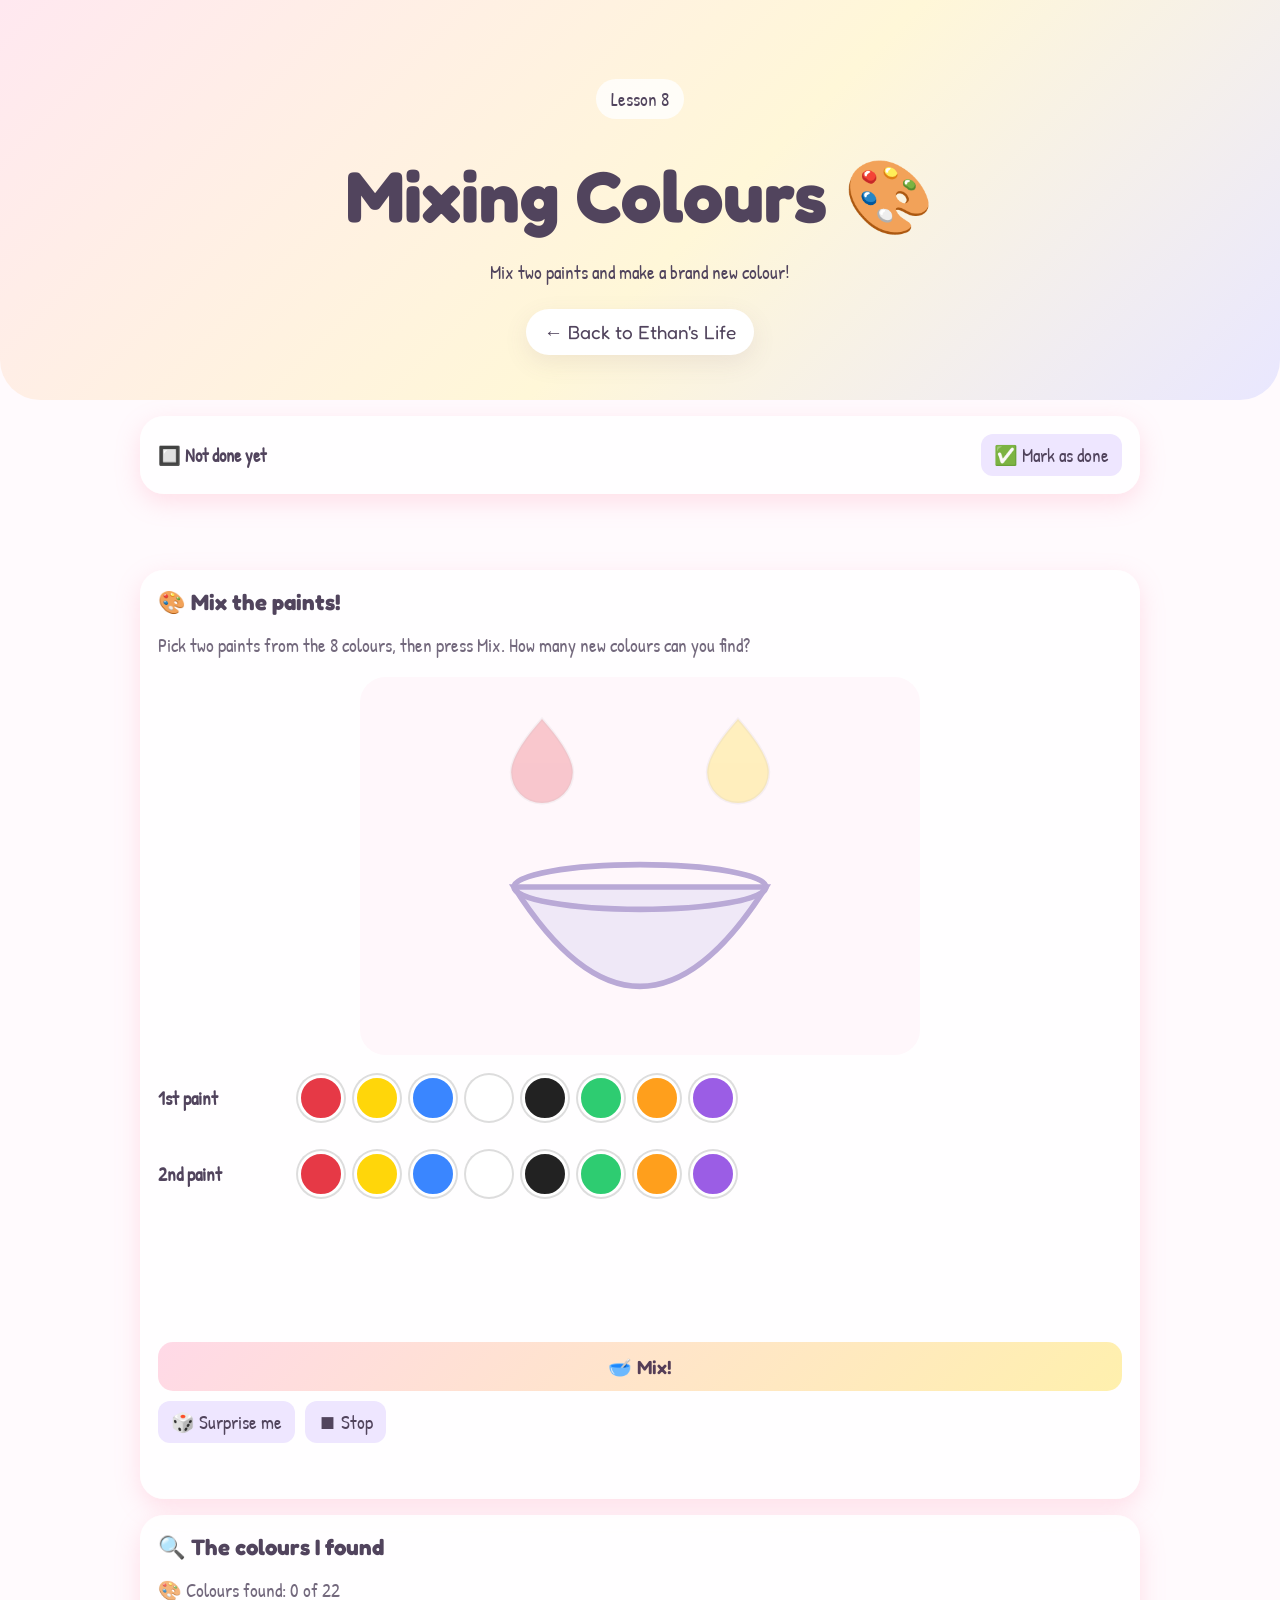
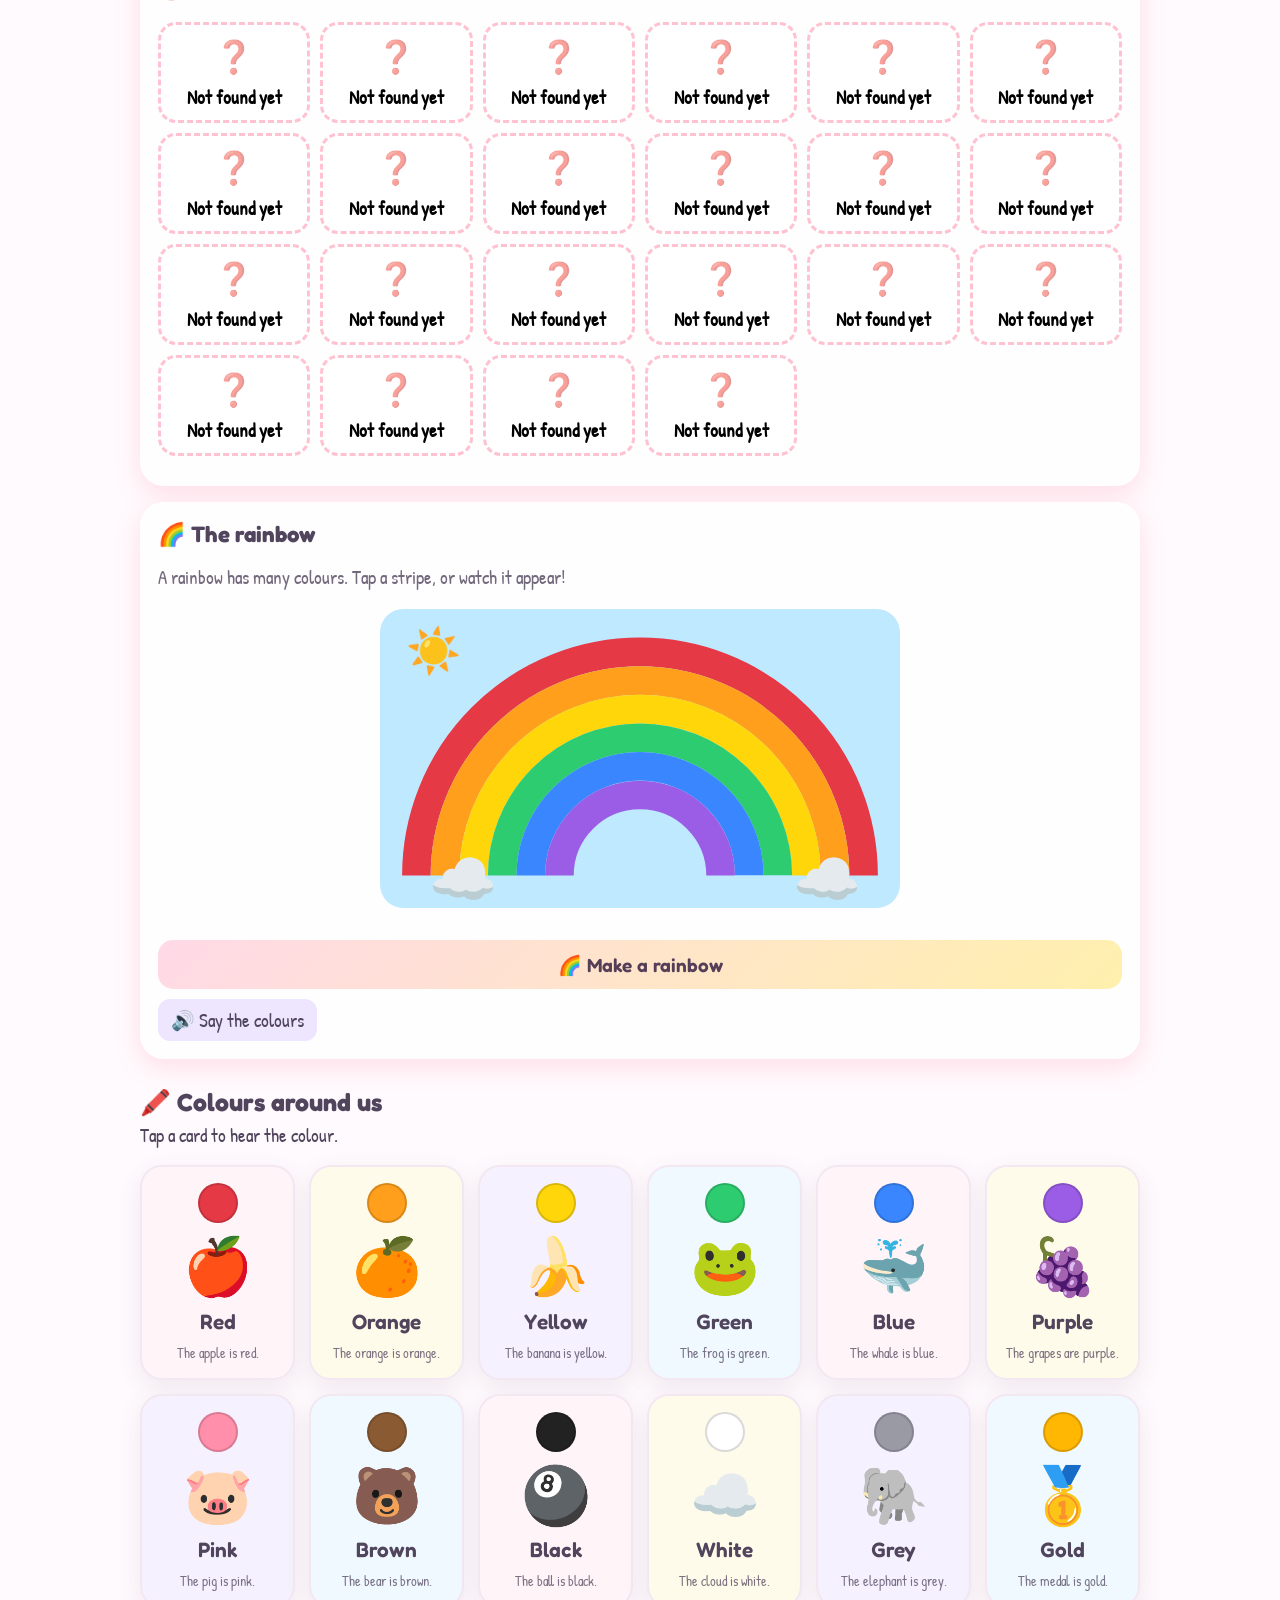
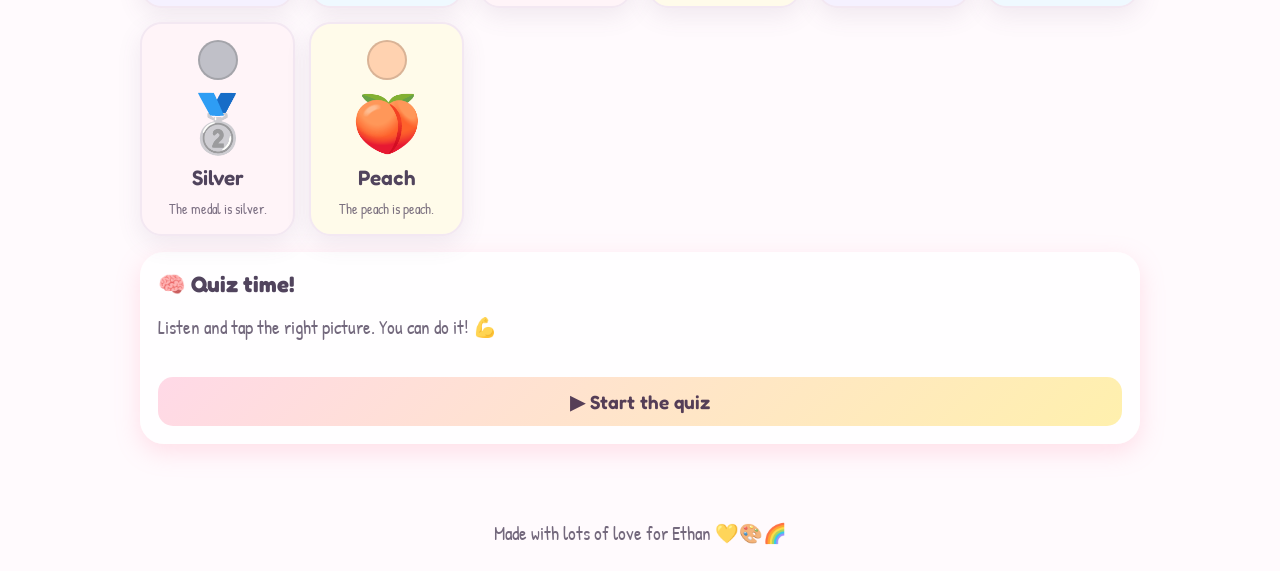
<file: lessons/colours.html>
<!DOCTYPE html>
<html lang="en">
<head>
  <meta charset="UTF-8">
  <meta name="viewport" content="width=device-width, initial-scale=1">
  <meta name="theme-color" content="#fff5f8">
  <title>Lesson 8: Mixing Colours 🎨 - Ethan's Life</title>
  <link rel="stylesheet" href="/style.css">
  <link rel="preconnect" href="https://fonts.googleapis.com">
  <link rel="preconnect" href="https://fonts.gstatic.com" crossorigin>
  <link href="https://fonts.googleapis.com/css2?family=Fredoka:wght@400;500;600;700&family=Patrick+Hand&display=swap" rel="stylesheet">
  <style>
    /* Strona nigdy nie przesuwa się na boki (żeby po prawej nie było białego tła) */
    html, body { max-width: 100%; overflow-x: hidden; }
    @supports (overflow: clip) { html, body { overflow-x: clip; } }
    img, svg, video, canvas { max-width: 100%; }
    input, select, textarea, button { max-width: 100%; box-sizing: border-box; }
    emoji-picker { width: 100%; max-width: 100%; }
    .picker-panel { max-width: 100%; overflow-x: auto; }

    [hidden] { display: none !important; }

    .garage-actions { display: flex; flex-wrap: wrap; gap: 10px; margin-top: 14px; }

    /* Lekcje */
    .lesson-card {
      margin: 16px 0;
      padding: 18px;
      border-radius: 24px;
      background: rgba(255, 255, 255, 0.85);
      box-shadow: 0 8px 24px rgba(255, 143, 171, 0.25);
    }

    .lesson-card h3 { margin-top: 0; }
    .lesson-hint { margin-top: -6px; opacity: 0.8; }

    .space-map svg, .mini-svg { display: block; width: 100%; height: auto; }
    .space-map { max-width: 460px; margin: 0 auto; }

    .orbit, .moon-orbit, .spin {
      animation-name: lesson-spin;
      animation-timing-function: linear;
      animation-iteration-count: infinite;
    }

    .orbit { transform-origin: 210px 210px; }
    .body { cursor: pointer; }

    @keyframes lesson-spin { to { transform: rotate(360deg); } }

    .space-caption {
      display: flex;
      align-items: center;
      gap: 12px;
      min-height: 64px;
      margin: 12px 0;
      padding: 10px 14px;
      border-radius: 16px;
      background: #fff0f5;
      font-size: 1.05rem;
    }

    .dot {
      display: inline-block;
      width: 22px;
      height: 22px;
      border-radius: 50%;
      box-shadow: inset -3px -3px 0 rgba(0, 0, 0, 0.18);
    }

    .dot-big { width: 44px; height: 44px; flex: none; }

    .planet-row { display: flex; flex-wrap: wrap; gap: 8px; margin: 10px 0; }

    .planet-chip {
      display: inline-flex;
      align-items: center;
      gap: 8px;
      padding: 8px 14px;
      border: 2px solid #ff8fab;
      border-radius: 999px;
      background: #fff;
      color: #d6336c;
      font: inherit;
      font-weight: 600;
      cursor: pointer;
    }

    .planet-chip:active { transform: scale(0.95); }

    .mini-grid {
      display: grid;
      grid-template-columns: repeat(auto-fit, minmax(260px, 1fr));
      gap: 16px;
    }

    @media (prefers-reduced-motion: reduce) {
      .orbit, .moon-orbit, .spin { animation: none; }
    }

    .lesson-status {
      display: flex;
      flex-wrap: wrap;
      align-items: center;
      justify-content: space-between;
      gap: 12px;
    }

    .lesson-status.done { border: 3px solid #2ecc71; }
    .status-text { font-size: 1.15rem; font-weight: 700; }

    .quiz-head {
      display: flex;
      flex-wrap: wrap;
      align-items: center;
      justify-content: space-between;
      gap: 10px;
      margin-bottom: 12px;
      font-weight: 700;
    }

    .quiz-options { display: flex; flex-wrap: wrap; gap: 12px; }

    .quiz-option {
      flex: 1 1 120px;
      display: flex;
      flex-direction: column;
      align-items: center;
      justify-content: flex-end;
      gap: 8px;
      min-height: 120px;
      padding: 12px;
      border: 3px solid #ffc2d1;
      border-radius: 20px;
      background: #fff;
      font: inherit;
      font-weight: 600;
      cursor: pointer;
    }

    .quiz-option:active { transform: scale(0.96); }
    .quiz-option.right { border-color: #2ecc71; background: #eafff1; }
    .quiz-option.wrong { border-color: #ff6b81; background: #fff0f2; opacity: 0.6; }
    .quiz-icon { font-size: 3rem; line-height: 1; }
    .quiz-result { text-align: center; }
    .quiz-big { font-size: 3.5rem; line-height: 1.2; }

    .space-caption { flex-wrap: wrap; }
    .caption-text { flex: 1; min-width: 210px; }
    .caption-detail { margin: 6px 0 8px; }
    .fact-badges { display: flex; flex-wrap: wrap; gap: 6px; margin: 8px 0 4px; }

    .fact-badge {
      padding: 4px 10px;
      border: 2px solid #ffc2d1;
      border-radius: 999px;
      background: #fff;
      font-size: 0.85rem;
      font-weight: 600;
    }

    .map-legend { margin: 8px 0 0; font-size: 0.9rem; opacity: 0.8; }

    .table-wrap { overflow-x: auto; }
    .facts-table { width: 100%; border-collapse: collapse; }
    .facts-table th, .facts-table td { padding: 10px 8px; text-align: left; white-space: nowrap; }
    .facts-table thead th { border-bottom: 2px solid #ffc2d1; color: #d6336c; }
    .fact-row { cursor: pointer; }
    .fact-row td { border-bottom: 1px solid #ffe0e8; }
    .fact-row:hover { background: #fff0f5; }
    .caption-buttons { display: flex; flex-wrap: wrap; gap: 8px; margin-top: 8px; }

    .chip-row { display: flex; flex-wrap: wrap; gap: 8px; margin: 12px 0; }

    .chip {
      display: inline-flex;
      align-items: center;
      gap: 6px;
      padding: 9px 16px;
      border: 2px solid #ff8fab;
      border-radius: 999px;
      background: #fff;
      color: #d6336c;
      font: inherit;
      font-weight: 600;
      cursor: pointer;
    }

    .chip:active { transform: scale(0.95); }
    .chip.active { background: #ff8fab; color: #fff; }

    .info-box {
      display: flex;
      flex-wrap: wrap;
      align-items: center;
      gap: 12px;
      min-height: 64px;
      margin: 12px 0;
      padding: 10px 14px;
      border-radius: 16px;
      background: #fff0f5;
      font-size: 1.05rem;
    }

    .info-icon { font-size: 2.6rem; line-height: 1; }
    .info-text { flex: 1; min-width: 200px; }

    .fact-card {
      display: flex;
      align-items: center;
      gap: 12px;
      width: 100%;
      margin: 8px 0;
      padding: 12px 14px;
      border: 3px solid #ffc2d1;
      border-radius: 18px;
      background: #fff;
      font: inherit;
      text-align: left;
      cursor: pointer;
    }

    .fact-card:active { transform: scale(0.98); }
    .fact-icon { flex: none; font-size: 2rem; line-height: 1; }

    .scene svg { display: block; width: 100%; max-width: 560px; height: auto; margin: 0 auto; border-radius: 18px; }
    .scene-note { min-height: 1.4em; margin: 10px 0 0; font-weight: 700; text-align: center; }
    .big-slider { width: 100%; margin: 14px 0 4px; accent-color: #ff8fab; }


    /* Lekcja 8: mieszanie kolorów */
    .palette { display: flex; flex-wrap: wrap; align-items: center; gap: 10px; margin: 10px 0; }
    .pal-label { min-width: 130px; font-weight: 700; }

    .paint {
      width: 46px;
      height: 46px;
      padding: 0;
      border: 3px solid #fff;
      border-radius: 50%;
      box-shadow: 0 0 0 2px #ddd;
      cursor: pointer;
    }

    .paint:active { transform: scale(0.92); }
    .paint.active { box-shadow: 0 0 0 4px #d6336c; }

    .mix-result {
      display: flex;
      flex-wrap: wrap;
      align-items: center;
      justify-content: center;
      gap: 8px;
      min-height: 56px;
      margin: 10px 0 0;
      font-size: 1.2rem;
      font-weight: 700;
      text-align: center;
    }

    .mix-dot {
      display: inline-block;
      width: 34px;
      height: 34px;
      border: 2px solid rgba(0, 0, 0, 0.15);
      border-radius: 50%;
    }

    .found-grid { display: grid; grid-template-columns: repeat(auto-fill, minmax(130px, 1fr)); gap: 10px; margin: 12px 0; }

    .found-card {
      display: flex;
      flex-direction: column;
      align-items: center;
      justify-content: center;
      gap: 6px;
      min-height: 96px;
      padding: 10px 6px;
      border: 3px dashed #ffc2d1;
      border-radius: 18px;
      background: #fff;
      font: inherit;
      font-weight: 700;
      cursor: pointer;
    }

    .found-card.found { border-style: solid; border-color: #2ecc71; background: #f1fff6; }
    .found-card .equation { display: flex; align-items: center; gap: 4px; }
    .found-card .unknown { font-size: 2rem; opacity: 0.5; }

    .rainbow-view svg { display: block; width: 100%; max-width: 520px; height: auto; margin: 0 auto; border-radius: 18px; }
    .arc { cursor: pointer; fill: none; stroke-linecap: butt; stroke-dasharray: 1; }
    .arc.speaking { filter: drop-shadow(0 0 6px #fff) brightness(1.15); }

    .colour-dot { width: 40px; height: 40px; border: 2px solid rgba(0, 0, 0, 0.15); border-radius: 50%; }

    @media (prefers-reduced-motion: reduce) {
      .paint:active { transform: none; }
    }
  </style>
</head>
<body>
  <header class="hero">
    <div class="hero-inner">
      <p class="eyebrow">Lesson 8</p>
      <h1>Mixing Colours <span>🎨</span></h1>
      <p>Mix two paints and make a brand new colour!</p>
      <nav>
        <a href="/">← Back to Ethan's Life</a>
      </nav>
    </div>
  </header>

  <main>
    <div class="lesson-card lesson-status" id="lesson-status">
      <span id="status-text" class="status-text"></span>
      <button id="status-toggle" type="button" class="secondary-button"></button>
    </div>

    <section id="lesson" class="section">
      <div class="lesson-card">
        <h3>🎨 Mix the paints!</h3>
        <p class="lesson-hint">Pick two paints from the 8 colours, then press Mix. How many new colours can you find?</p>
        <div id="bowl-view" class="scene"></div>
        <div class="palette"><span class="pal-label">1st paint</span><span id="palette-a" class="palette"></span></div>
        <div class="palette"><span class="pal-label">2nd paint</span><span id="palette-b" class="palette"></span></div>
        <div id="mix-result" class="mix-result" role="status"></div>
        <p id="mix-message" class="scene-note" role="status"></p>
        <div class="garage-actions">
          <button id="mix-btn" type="button" class="primary-button">🥣 Mix!</button>
          <button id="surprise-btn" type="button" class="secondary-button">🎲 Surprise me</button>
          <button type="button" class="secondary-button" onclick="stopSpeaking()">⏹ Stop</button>
        </div>
        <p id="lesson-message" class="form-message" role="status"></p>
      </div>

      <div class="lesson-card">
        <h3>🔍 The colours I found</h3>
        <p id="found-count" class="lesson-hint"></p>
        <div id="found-grid" class="found-grid"></div>
      </div>

      <div class="lesson-card">
        <h3>🌈 The rainbow</h3>
        <p class="lesson-hint">A rainbow has many colours. Tap a stripe, or watch it appear!</p>
        <div id="rainbow-view" class="rainbow-view"></div>
        <div class="garage-actions">
          <button id="rainbow-btn" type="button" class="primary-button">🌈 Make a rainbow</button>
          <button id="rainbow-say" type="button" class="secondary-button">🔊 Say the colours</button>
        </div>
      </div>

      <div class="content-heading">
        <h3>🖍️ Colours around us</h3>
        <p>Tap a card to hear the colour.</p>
      </div>
      <div id="colour-words" class="words-grid"></div>

      <div class="lesson-card" id="quiz-card">
        <h3>🧠 Quiz time!</h3>
        <p class="lesson-hint">Listen and tap the right picture. You can do it! 💪</p>
        <div id="quiz-box" class="quiz-box">
          <button id="quiz-start" type="button" class="primary-button">▶ Start the quiz</button>
        </div>
      </div>
    </section>
  </main>

  <footer>Made with lots of love for Ethan 💛🎨🌈</footer>

  <script>
    function showMessage(id, message) {
      document.getElementById(id).textContent = message;
    }

    function speak(text) {
      if (!("speechSynthesis" in window)) {
        showMessage("lesson-message", "Speech is not supported in this browser.");
        return;
      }

      window.speechSynthesis.cancel();

      // Długi tekst mówimy zdanie po zdaniu, bo część przeglądarek ucina zbyt długie wypowiedzi
      const sentences = text.match(/[^.!?]+[.!?]*/g) || [text];

      sentences.forEach(sentence => {
        const part = sentence.trim();
        if (!part) return;

        const utterance = new SpeechSynthesisUtterance(part);
        utterance.lang = "en-US";
        utterance.rate = 0.8;
        window.speechSynthesis.speak(utterance);
      });
    }

    function stopSpeaking() {
      if ("speechSynthesis" in window) window.speechSynthesis.cancel();
    }

    // --- Postęp lekcji (zapisany na tym urządzeniu) ---

    const LESSON_ID = "colours";
    const PROGRESS_KEY = "ethanLessons";

    function readProgress() {
      try {
        return JSON.parse(localStorage.getItem(PROGRESS_KEY) || "{}") || {};
      } catch {
        return {};
      }
    }

    function setProgress(update) {
      const all = readProgress();
      all[LESSON_ID] = { ...(all[LESSON_ID] || {}), ...update };

      try {
        localStorage.setItem(PROGRESS_KEY, JSON.stringify(all));
      } catch {}
    }

    const statusCard = document.getElementById("lesson-status");
    const statusText = document.getElementById("status-text");
    const statusToggle = document.getElementById("status-toggle");

    function renderStatus() {
      const progress = readProgress()[LESSON_ID] || {};
      const done = Boolean(progress.done);

      statusText.textContent = done
        ? "✅ Lesson done! " + "⭐".repeat(Math.min(progress.stars || 0, 3))
        : "🔲 Not done yet";
      statusToggle.textContent = done ? "↩ Mark as not done" : "✅ Mark as done";
      statusCard.classList.toggle("done", done);
    }

    statusToggle.addEventListener("click", () => {
      const progress = readProgress()[LESSON_ID] || {};
      setProgress({ done: !progress.done });
      renderStatus();
    });

    renderStatus();

    // --- Lekcja 8: mieszanie kolorów ---

    const $ = id => document.getElementById(id);

    const PAINTS = {
      red: { name: "Red", color: "#e63946" },
      yellow: { name: "Yellow", color: "#ffd60a" },
      blue: { name: "Blue", color: "#3a86ff" },
      white: { name: "White", color: "#ffffff" },
      black: { name: "Black", color: "#222222" },
      green: { name: "Green", color: "#2ecc71" },
      orange: { name: "Orange", color: "#ff9f1c" },
      purple: { name: "Purple", color: "#9b5de5" }
    };

    // [farba 1, farba 2, nazwa nowego koloru, kolor]
    const MIX_LIST = [
      ["red", "yellow", "Orange", "#ff9f1c"], ["blue", "yellow", "Green", "#2ecc71"],
      ["blue", "red", "Purple", "#9b5de5"], ["red", "white", "Pink", "#ff8fab"],
      ["blue", "white", "Light blue", "#9fd3ff"], ["white", "yellow", "Light yellow", "#fff3a8"],
      ["black", "white", "Grey", "#9a9aa5"], ["black", "red", "Dark red", "#7a1118"],
      ["black", "blue", "Dark blue", "#16337a"], ["black", "yellow", "Olive green", "#8a8a1e"],
      ["black", "green", "Dark green", "#146b3a"], ["black", "orange", "Brown", "#8a5a33"],
      ["black", "purple", "Dark purple", "#3f1f63"], ["green", "red", "Brown", "#8a5a33"],
      ["green", "yellow", "Lime green", "#b6e03a"], ["blue", "green", "Turquoise", "#1fb5a8"],
      ["green", "white", "Light green", "#b8f0c0"], ["green", "orange", "Brown", "#8a5a33"],
      ["green", "purple", "Brown", "#8a5a33"], ["orange", "red", "Red orange", "#f0541e"],
      ["orange", "yellow", "Gold", "#ffb703"], ["blue", "orange", "Brown", "#8a5a33"],
      ["orange", "white", "Peach", "#ffd2b0"], ["orange", "purple", "Brown", "#8a5a33"],
      ["purple", "red", "Magenta", "#c2185b"], ["blue", "purple", "Indigo", "#4b3a9e"],
      ["purple", "yellow", "Brown", "#8a5a33"], ["purple", "white", "Lilac", "#d8c3f5"]
    ];

    const pairKey = (a, b) => [a, b].sort().join("+");
    const slugOf = name => name.toLowerCase().replace(/\s+/g, "-");
    const MIXES = {};
    MIX_LIST.forEach(([a, b, name, color]) => { MIXES[pairKey(a, b)] = { name, color }; });

    // każdy nowy kolor liczy się raz (np. brązowy można dostać na kilka sposobów)
    const RESULTS = [...new Map(MIX_LIST.map(([a, b, name, color]) => [name, { name, color }])).values()];
    const colourOf = name => RESULTS.find(r => r.name === name).color;

    const FOUND_KEY = "ethanColours2";
    let found = {};

    try {
      found = JSON.parse(localStorage.getItem(FOUND_KEY) || "{}") || {};

      // przeniesienie starych odkryć (zapisanych jako pary farb)
      const old = JSON.parse(localStorage.getItem("ethanColourMixes") || "[]");
      if (Array.isArray(old)) old.forEach(key => { if (MIXES[key]) found[slugOf(MIXES[key].name)] = found[slugOf(MIXES[key].name)] || key; });
    } catch {
      found = {};
    }

    function saveFound() {
      try {
        localStorage.setItem(FOUND_KEY, JSON.stringify(found));
      } catch {}
    }

    const dotHtml = color => `<span class="mix-dot" style="background:${color}"></span>`;

    // --- Miska z farbami ---

    $("bowl-view").innerHTML = `<svg viewBox="0 0 400 270" xmlns="http://www.w3.org/2000/svg" role="img" aria-label="A bowl for mixing paint">
      <defs>
        <linearGradient id="mix-grad" x1="0" y1="0" x2="1" y2="0">
          <stop id="grad-a" offset="0.25" stop-color="#e63946"/>
          <stop id="grad-b" offset="0.75" stop-color="#ffd60a"/>
        </linearGradient>
        <clipPath id="bowl-clip"><path d="M110 150 Q200 292 290 150 Z"/></clipPath>
      </defs>
      <rect width="400" height="270" rx="18" fill="#fff7fb"/>
      <path d="M110 150 Q200 292 290 150 Z" fill="#efe8f7" stroke="#b9a9d6" stroke-width="4"/>
      <g clip-path="url(#bowl-clip)">
        <rect id="liquid-mix" x="100" y="150" width="200" height="130" fill="#ccc" style="opacity:0; transition: opacity 0.8s ease"/>
        <rect id="liquid-swirl" x="100" y="150" width="200" height="130" fill="url(#mix-grad)" style="opacity:0; transition: opacity 0.5s ease"/>
      </g>
      <ellipse cx="200" cy="150" rx="90" ry="16" fill="none" stroke="#b9a9d6" stroke-width="4"/>
      <g id="blob-a" style="transform: translate(130px, 56px); transition: transform 0.9s ease-in, opacity 0.4s ease">
        <path d="M0 -26 C16 -8 22 4 22 12 A22 22 0 0 1 -22 12 C-22 4 -16 -8 0 -26 Z" id="drop-a" fill="#e63946" stroke="rgba(0,0,0,.15)" stroke-width="2"/></g>
      <g id="blob-b" style="transform: translate(270px, 56px); transition: transform 0.9s ease-in, opacity 0.4s ease">
        <path d="M0 -26 C16 -8 22 4 22 12 A22 22 0 0 1 -22 12 C-22 4 -16 -8 0 -26 Z" id="drop-b" fill="#ffd60a" stroke="rgba(0,0,0,.15)" stroke-width="2"/></g>
      <text id="sparkle" x="200" y="120" font-size="34" text-anchor="middle" style="opacity:0; transition: opacity 0.4s ease">✨</text>
    </svg>`;

    const pick = { a: null, b: null };
    let mixing = false;

    function paintRow(slot, containerId) {
      const container = $(containerId);

      Object.entries(PAINTS).forEach(([key, paint]) => {
        const button = document.createElement("button");
        button.type = "button";
        button.className = "paint";
        button.dataset.key = key;
        button.style.background = paint.color;
        button.setAttribute("aria-label", paint.name);

        button.addEventListener("click", () => {
          if (mixing) return;
          pick[slot] = key;
          container.querySelectorAll(".paint").forEach(el => el.classList.toggle("active", el === button));
          showDrops();
          speak(paint.name);
        });

        container.appendChild(button);
      });
    }

    function showDrops() {
      resetBowl();
      if (pick.a) $("drop-a").setAttribute("fill", PAINTS[pick.a].color);
      if (pick.b) $("drop-b").setAttribute("fill", PAINTS[pick.b].color);
      $("blob-a").style.opacity = pick.a ? 1 : 0.25;
      $("blob-b").style.opacity = pick.b ? 1 : 0.25;
    }

    function resetBowl() {
      $("blob-a").style.transition = $("blob-b").style.transition = "none";
      $("blob-a").style.transform = "translate(130px, 56px)";
      $("blob-b").style.transform = "translate(270px, 56px)";
      void $("blob-a").getBoundingClientRect();
      $("blob-a").style.transition = $("blob-b").style.transition = "";
      $("liquid-mix").style.opacity = 0;
      $("liquid-swirl").style.opacity = 0;
      $("sparkle").style.opacity = 0;
    }

    paintRow("a", "palette-a");
    paintRow("b", "palette-b");
    showDrops();

    function resultFor(a, b) {
      if (a === b) return { name: PAINTS[a].name, color: PAINTS[a].color, same: true };
      return MIXES[pairKey(a, b)];
    }

    function renderFound() {
      const grid = $("found-grid");
      grid.replaceChildren();

      RESULTS.forEach(result => {
        const pairId = found[slugOf(result.name)];
        const card = document.createElement("button");
        card.type = "button";
        card.className = "found-card" + (pairId ? " found" : "");

        if (pairId) {
          const [x, y] = pairId.split("+");
          card.innerHTML = `<span class="equation">${dotHtml(PAINTS[x].color)}+${dotHtml(PAINTS[y].color)}=${dotHtml(result.color)}</span><span>${result.name}</span>`;
          card.addEventListener("click", () => speak(PAINTS[x].name + " and " + PAINTS[y].name.toLowerCase() + " make " + result.name.toLowerCase() + "."));
        } else {
          card.innerHTML = `<span class="unknown">❓</span><span>Not found yet</span>`;
          card.addEventListener("click", () => speak("Mix two paints to find a new colour!"));
        }

        grid.appendChild(card);
      });

      $("found-count").textContent = "🎨 Colours found: " + Object.keys(found).length + " of " + RESULTS.length;
    }

    renderFound();

    function mix() {
      if (mixing) return;

      if (!pick.a || !pick.b) {
        $("mix-message").textContent = "Pick two paints first! 👆";
        speak("Pick two paints first!");
        return;
      }

      mixing = true;
      $("mix-btn").disabled = true;
      $("mix-message").textContent = "";
      $("mix-result").innerHTML = "";

      const a = PAINTS[pick.a];
      const b = PAINTS[pick.b];
      const result = resultFor(pick.a, pick.b);

      resetBowl();
      $("grad-a").setAttribute("stop-color", a.color);
      $("grad-b").setAttribute("stop-color", b.color);
      $("liquid-mix").setAttribute("fill", result.color);

      setTimeout(() => {
        $("blob-a").style.transform = "translate(185px, 158px)";
        $("blob-b").style.transform = "translate(215px, 158px)";
      }, 50);

      setTimeout(() => {
        $("blob-a").style.opacity = 0;
        $("blob-b").style.opacity = 0;
        $("liquid-swirl").style.opacity = 1;

        const gradient = $("mix-grad");
        const start = performance.now();

        const spin = now => {
          const t = Math.min(1, (now - start) / 1400);
          gradient.setAttribute("gradientTransform", "rotate(" + (t * 540) + " 0.5 0.5)");
          if (t < 1) requestAnimationFrame(spin);
        };

        requestAnimationFrame(spin);
      }, 1000);

      setTimeout(() => {
        $("liquid-mix").style.opacity = 1;
        $("liquid-swirl").style.opacity = 0;
        $("sparkle").style.opacity = 1;

        const sentence = result.same
          ? a.name + " and " + b.name.toLowerCase() + " make " + result.name.toLowerCase() + ". Try two different paints!"
          : a.name + " and " + b.name.toLowerCase() + " make " + result.name.toLowerCase() + "!";

        $("mix-result").innerHTML = `${dotHtml(a.color)}<span>+</span>${dotHtml(b.color)}<span>=</span>${dotHtml(result.color)}<span>${result.name}!</span>`;
        speak(sentence);

        const slug = slugOf(result.name);

        if (!result.same && !found[slug]) {
          found[slug] = pairKey(pick.a, pick.b);
          saveFound();
          renderFound();

          if (Object.keys(found).length === RESULTS.length) {
            $("mix-message").textContent = "🎉 You found all " + RESULTS.length + " colours!";
            setTimeout(() => speak("Wow! You found all the colours!"), 2600);
          } else {
            $("mix-message").textContent = "⭐ A new colour: " + result.name + "!";
          }
        } else if (!result.same) {
          $("mix-message").textContent = "You already found " + result.name.toLowerCase() + ". Try new paints!";
        }

        mixing = false;
        $("mix-btn").disabled = false;
      }, 2500);
    }

    $("mix-btn").addEventListener("click", mix);

    // "Niespodzianka" wybiera parę, która jeszcze nic nowego nie dała
    $("surprise-btn").addEventListener("click", () => {
      if (mixing) return;

      const unfound = MIX_LIST.filter(([, , name]) => !found[slugOf(name)]);
      const pool = unfound.length ? unfound : MIX_LIST;
      const [a, b] = pool[Math.floor(Math.random() * pool.length)];

      pick.a = a;
      pick.b = b;
      $("palette-a").querySelectorAll(".paint").forEach(el => el.classList.toggle("active", el.dataset.key === a));
      $("palette-b").querySelectorAll(".paint").forEach(el => el.classList.toggle("active", el.dataset.key === b));
      showDrops();
      mix();
    });

    // --- Tęcza ---

    const RAINBOW = [
      { name: "Red", color: "#e63946" }, { name: "Orange", color: "#ff9f1c" }, { name: "Yellow", color: "#ffd60a" },
      { name: "Green", color: "#2ecc71" }, { name: "Blue", color: "#3a86ff" }, { name: "Purple", color: "#9b5de5" }
    ];

    (function buildRainbow() {
      let s = `<svg viewBox="0 0 400 230" xmlns="http://www.w3.org/2000/svg" role="img" aria-label="A rainbow">
        <rect width="400" height="230" rx="18" fill="#bfe9ff"/>
        <text x="20" y="44" font-size="34">☀️</text>`;

      RAINBOW.forEach((c, i) => {
        const r = 172 - i * 22;
        s += `<path class="arc" data-i="${i}" d="M${200 - r} 205 A${r} ${r} 0 0 1 ${200 + r} 205" stroke="${c.color}" stroke-width="22" pathLength="1"/>`;
      });

      s += `<text x="38" y="222" font-size="42">☁️</text><text x="318" y="222" font-size="42">☁️</text></svg>`;
      $("rainbow-view").innerHTML = s;
    })();

    const arcs = [...$("rainbow-view").querySelectorAll(".arc")];

    arcs.forEach((arc, i) => {
      arc.addEventListener("click", () => speak(RAINBOW[i].name));
    });

    $("rainbow-btn").addEventListener("click", () => {
      arcs.forEach(arc => { arc.style.strokeDashoffset = 1; });

      arcs.forEach((arc, i) => {
        setTimeout(() => {
          if (arc.animate) {
            arc.animate([{ strokeDashoffset: 1 }, { strokeDashoffset: 0 }], { duration: 900, fill: "forwards", easing: "ease-out" });
          }

          arc.style.strokeDashoffset = 0;
          arc.classList.add("speaking");
          setTimeout(() => arc.classList.remove("speaking"), 1000);
          speak(RAINBOW[i].name);
        }, 600 + i * 1300);
      });

      setTimeout(() => speak("A rainbow! A rainbow has many colours. It appears when the sun shines and it rains."), 600 + RAINBOW.length * 1300 + 300);
    });

    $("rainbow-say").addEventListener("click", () => {
      speak("The colours of the rainbow are: red, orange, yellow, green, blue and purple.");
    });

    // --- Kolory wokół nas ---

    const COLOUR_WORDS = [
      ["Red", "#e63946", "🍎", "The apple is red."], ["Orange", "#ff9f1c", "🍊", "The orange is orange."],
      ["Yellow", "#ffd60a", "🍌", "The banana is yellow."], ["Green", "#2ecc71", "🐸", "The frog is green."],
      ["Blue", "#3a86ff", "🐳", "The whale is blue."], ["Purple", "#9b5de5", "🍇", "The grapes are purple."],
      ["Pink", "#ff8fab", "🐷", "The pig is pink."], ["Brown", "#8a5a33", "🐻", "The bear is brown."],
      ["Black", "#222222", "🎱", "The ball is black."], ["White", "#ffffff", "☁️", "The cloud is white."],
      ["Grey", "#9a9aa5", "🐘", "The elephant is grey."], ["Gold", "#ffb703", "🥇", "The medal is gold."],
      ["Silver", "#c0c0c8", "🥈", "The medal is silver."], ["Peach", "#ffd2b0", "🍑", "The peach is peach."]
    ];

    COLOUR_WORDS.forEach(([name, color, emoji, sentence]) => {
      const card = document.createElement("button");
      card.type = "button";
      card.className = "word-card";
      card.setAttribute("aria-label", name);

      const dot = document.createElement("span");
      dot.className = "colour-dot";
      dot.style.background = color;

      const icon = document.createElement("span");
      icon.className = "word-emoji";
      icon.textContent = emoji;

      const word = document.createElement("span");
      word.className = "word-english";
      word.textContent = name;

      const hint = document.createElement("span");
      hint.className = "word-hint";
      hint.textContent = sentence;

      card.append(dot, icon, word, hint);
      card.addEventListener("click", () => speak(name + ". " + sentence));
      $("colour-words").appendChild(card);
    });

    // --- Pytania do quizu ---

    const QUIZ_LENGTH = 5;
    const dotOption = (hex, label, correct) => ({ dot: hex, size: 46, label, ...(correct ? { correct: true } : {}) });
    const QUIZ_POOL = [
      { say: "Red and yellow make...?", options: [
        dotOption(colourOf("Orange"), "Orange", true), dotOption("#2ecc71", "Green"), dotOption("#9b5de5", "Purple")] },
      { say: "Yellow and blue make...?", options: [
        dotOption("#2ecc71", "Green", true), dotOption("#ff9f1c", "Orange"), dotOption("#e63946", "Red")] },
      { say: "Blue and red make...?", options: [
        dotOption("#9b5de5", "Purple", true), dotOption("#2ecc71", "Green"), dotOption("#ffd60a", "Yellow")] },
      { say: "Red and white make...?", options: [
        dotOption(colourOf("Pink"), "Pink", true), dotOption("#3a86ff", "Blue"), dotOption("#2ecc71", "Green")] },
      { say: "Black and white make...?", options: [
        dotOption(colourOf("Grey"), "Grey", true), dotOption("#e63946", "Red"), dotOption("#ffd60a", "Yellow")] },
      { say: "Red and green make...?", options: [
        dotOption(colourOf("Brown"), "Brown", true), dotOption("#3a86ff", "Blue"), dotOption("#ffd60a", "Yellow")] },
      { say: "Blue and green make...?", options: [
        dotOption(colourOf("Turquoise"), "Turquoise", true), dotOption("#e63946", "Red"), dotOption("#ff9f1c", "Orange")] },
      { say: "Orange and white make...?", options: [
        dotOption(colourOf("Peach"), "Peach", true), dotOption("#3a86ff", "Blue"), dotOption("#2ecc71", "Green")] },
      { say: "Purple and white make...?", options: [
        dotOption(colourOf("Lilac"), "Lilac", true), dotOption("#ffd60a", "Yellow"), dotOption("#e63946", "Red")] },
      { say: "Yellow and green make...?", options: [
        dotOption(colourOf("Lime green"), "Lime green", true), dotOption("#e63946", "Red"), dotOption("#3a86ff", "Blue")] },
      { say: "Which one is red?", options: [
        { icon: "🍎", label: "Apple", correct: true }, { icon: "🐸", label: "Frog" }, { icon: "🐳", label: "Whale" }] },
      { say: "Which one is green?", options: [
        { icon: "🐸", label: "Frog", correct: true }, { icon: "🍌", label: "Banana" }, { icon: "🍎", label: "Apple" }] },
      { say: "Which one is yellow?", options: [
        { icon: "🍌", label: "Banana", correct: true }, { icon: "🍇", label: "Grapes" }, { icon: "🐸", label: "Frog" }] },
      { say: "Which one is orange?", options: [
        { icon: "🍊", label: "Orange", correct: true }, { icon: "🍎", label: "Apple" }, { icon: "🍇", label: "Grapes" }] },
      { say: "Which one is purple?", options: [
        { icon: "🍇", label: "Grapes", correct: true }, { icon: "🍊", label: "Orange" }, { icon: "🍌", label: "Banana" }] },
      { say: "Which colour is the sun?", options: [
        dotOption("#ffd60a", "Yellow", true), dotOption("#3a86ff", "Blue"), dotOption("#2ecc71", "Green")] },
      { say: "Which colour is the grass?", options: [
        dotOption("#2ecc71", "Green", true), dotOption("#e63946", "Red"), dotOption("#9b5de5", "Purple")] },
      { say: "Which colour is the sky on a sunny day?", options: [
        dotOption("#3a86ff", "Blue", true), dotOption("#ffd60a", "Yellow"), dotOption("#ff8fab", "Pink")] },
      { say: "Which colour is the elephant?", options: [
        dotOption("#9a9aa5", "Grey", true), dotOption("#ff8fab", "Pink"), dotOption("#2ecc71", "Green")] }
    ];

    const quizBox = document.getElementById("quiz-box");
    let quiz = null;

    function shuffle(list) {
      const copy = [...list];

      for (let i = copy.length - 1; i > 0; i--) {
        const j = Math.floor(Math.random() * (i + 1));
        [copy[i], copy[j]] = [copy[j], copy[i]];
      }

      return copy;
    }

    function optionButton(option, onPick) {
      const button = document.createElement("button");
      button.type = "button";
      button.className = "quiz-option";

      const icon = document.createElement("span");
      icon.className = "quiz-icon";

      if (option.dot) {
        icon.classList.add("dot");
        icon.style.background = option.dot;
        icon.style.width = icon.style.height = option.size + "px";
      } else {
        icon.textContent = option.icon;
      }

      const label = document.createElement("span");
      label.textContent = option.label;

      button.append(icon, label);
      button.addEventListener("click", () => onPick(button));
      return button;
    }

    function startQuiz() {
      quiz = {
        questions: shuffle(QUIZ_POOL).slice(0, QUIZ_LENGTH),
        index: 0,
        firstTry: 0,
        missed: false,
        locked: false
      };

      showQuestion();
    }

    function showQuestion() {
      const question = quiz.questions[quiz.index];
      quiz.missed = false;
      quiz.locked = false;

      const head = document.createElement("div");
      head.className = "quiz-head";

      const counter = document.createElement("span");
      counter.textContent = "Question " + (quiz.index + 1) + " of " + quiz.questions.length;

      const replay = document.createElement("button");
      replay.type = "button";
      replay.className = "secondary-button";
      replay.textContent = "🔊 Listen again";
      replay.addEventListener("click", () => speak(question.say));

      head.append(counter, replay);

      const options = document.createElement("div");
      options.className = "quiz-options";

      const feedback = document.createElement("p");
      feedback.id = "quiz-feedback";
      feedback.className = "form-message";
      feedback.setAttribute("role", "status");

      shuffle(question.options).forEach(option => {
        options.appendChild(optionButton(option, button => answer(option, button, question, feedback)));
      });

      quizBox.replaceChildren(head, options, feedback);
      speak(question.say);
    }

    function answer(option, button, question, feedback) {
      if (quiz.locked) return;

      if (option.correct) {
        quiz.locked = true;
        if (!quiz.missed) quiz.firstTry++;

        button.classList.add("right");
        feedback.textContent = "🎉 Yes!";
        speak("Yes! Great job!");

        setTimeout(() => {
          quiz.index++;

          if (quiz.index < quiz.questions.length) showQuestion();
          else finishQuiz();
        }, 1500);

        return;
      }

      quiz.missed = true;
      button.classList.add("wrong");
      button.disabled = true;
      feedback.textContent = "Try again! 💫";
      speak("Try again. " + question.say);
    }

    function finishQuiz() {
      const total = quiz.questions.length;
      const stars = quiz.firstTry >= total - 1 ? 3 : quiz.firstTry >= total - 2 ? 2 : 1;
      const best = Math.max((readProgress()[LESSON_ID] || {}).stars || 0, stars);

      setProgress({ done: true, stars: best });
      renderStatus();

      const result = document.createElement("div");
      result.className = "quiz-result";

      const big = document.createElement("div");
      big.className = "quiz-big";
      big.textContent = "🏆";

      const title = document.createElement("h3");
      title.textContent = "You did it! " + "⭐".repeat(stars);

      const score = document.createElement("p");
      score.textContent = quiz.firstTry + " of " + total + " right on the first try";

      const again = document.createElement("button");
      again.type = "button";
      again.className = "primary-button";
      again.textContent = "🔁 Play again";
      again.addEventListener("click", startQuiz);

      result.append(big, title, score, again);
      quizBox.replaceChildren(result);
      speak("Wow! You did it! Great job!");
    }

    document.getElementById("quiz-start").addEventListener("click", startQuiz);
  </script>
</body>
</html>
</file>
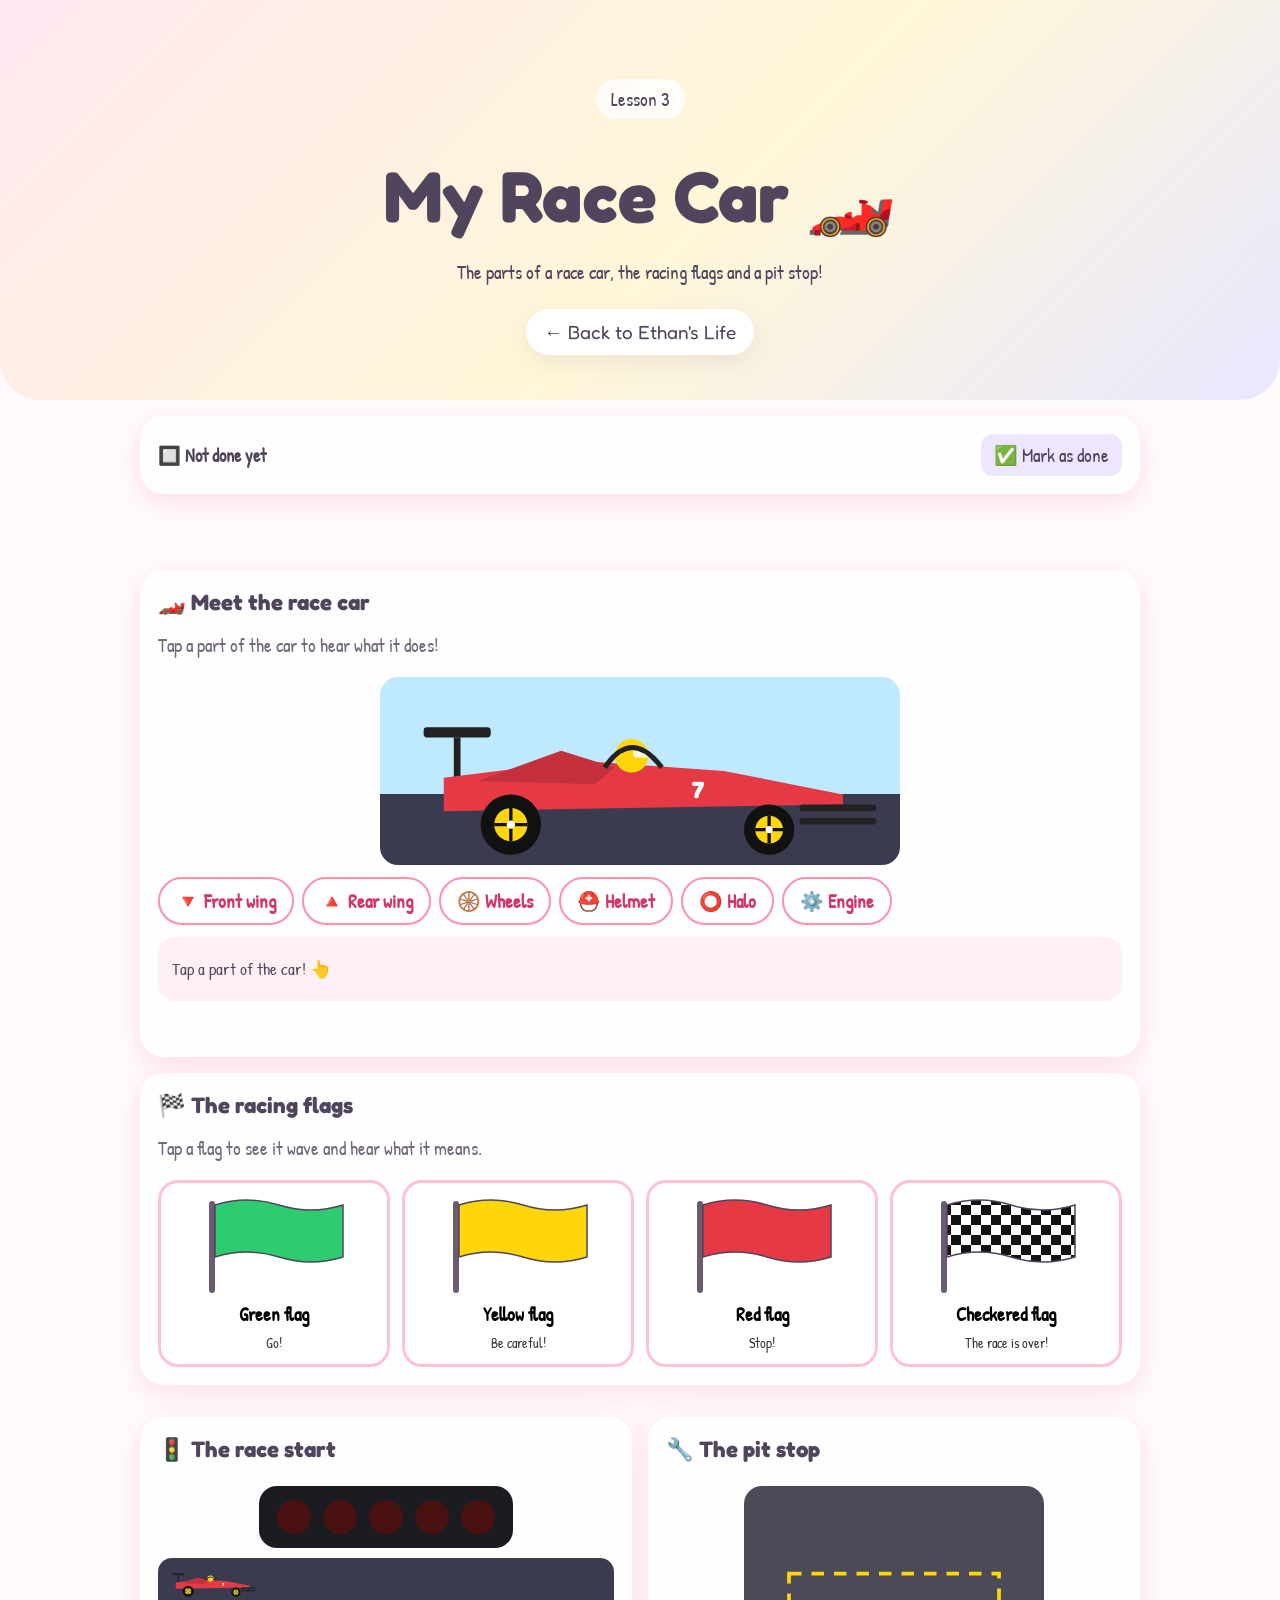
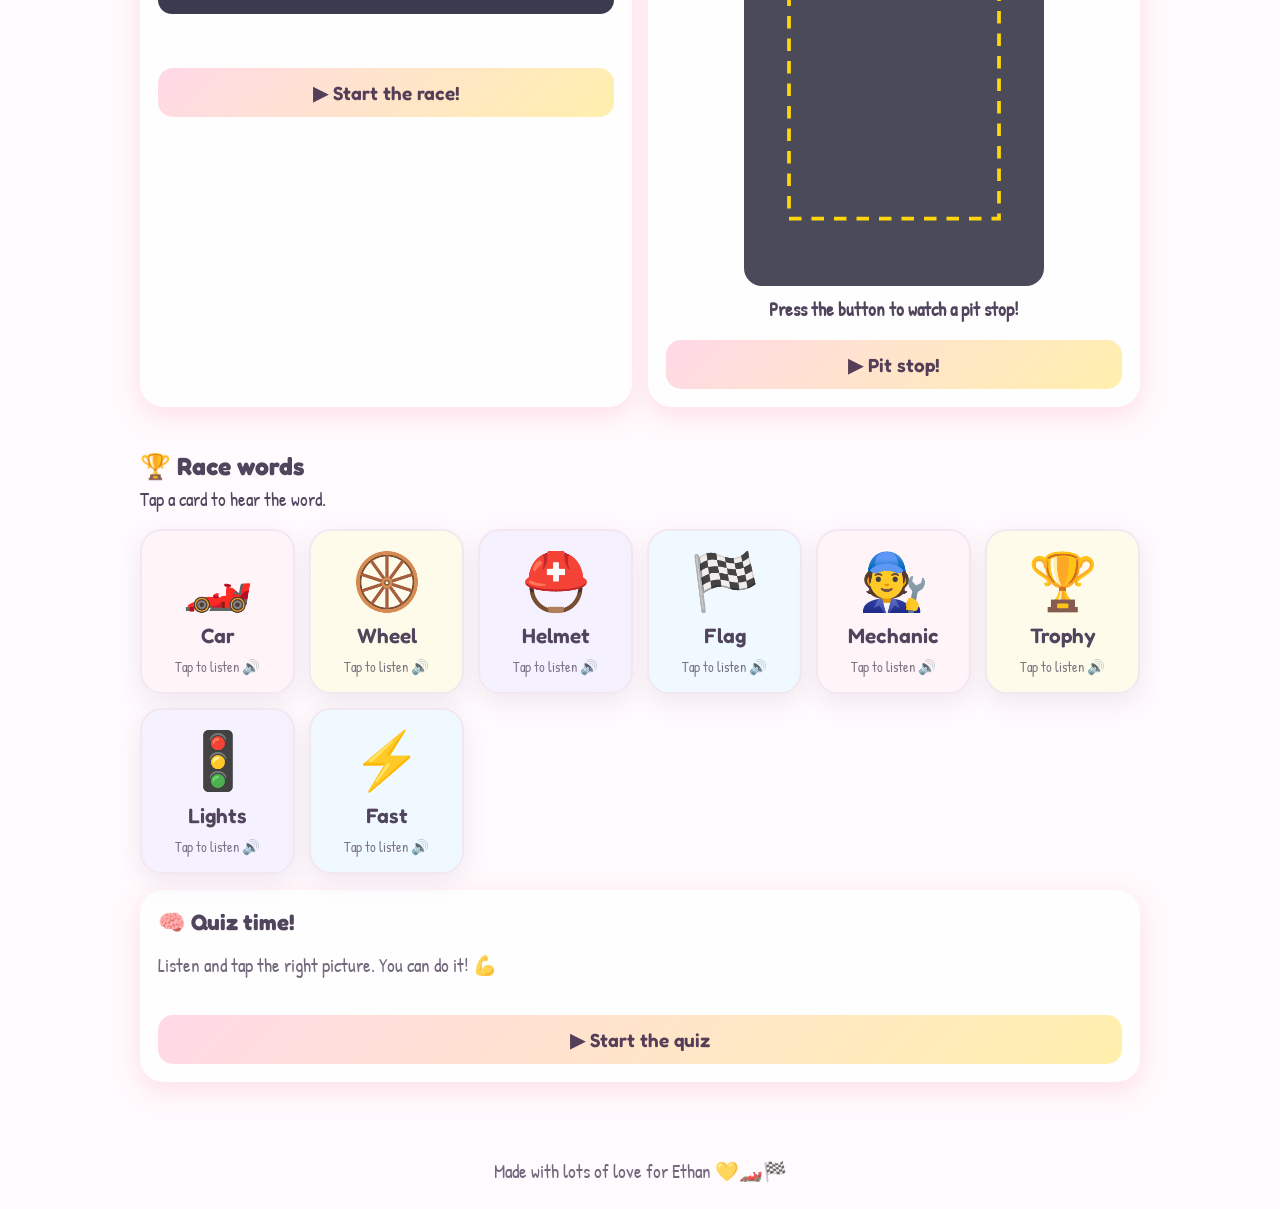
<file: lessons/f1-car.html>
<!DOCTYPE html>
<html lang="en">
<head>
  <meta charset="UTF-8">
  <meta name="viewport" content="width=device-width, initial-scale=1">
  <meta name="theme-color" content="#fff5f8">
  <title>Lesson 3: My Race Car 🏎️ - Ethan's Life</title>
  <link rel="stylesheet" href="/style.css">
  <link rel="preconnect" href="https://fonts.googleapis.com">
  <link rel="preconnect" href="https://fonts.gstatic.com" crossorigin>
  <link href="https://fonts.googleapis.com/css2?family=Fredoka:wght@400;500;600;700&family=Patrick+Hand&display=swap" rel="stylesheet">
  <style>
    /* Strona nigdy nie przesuwa się na boki (żeby po prawej nie było białego tła) */
    html, body { max-width: 100%; overflow-x: hidden; }
    @supports (overflow: clip) { html, body { overflow-x: clip; } }
    img, svg, video, canvas { max-width: 100%; }
    input, select, textarea, button { max-width: 100%; box-sizing: border-box; }
    emoji-picker { width: 100%; max-width: 100%; }
    .picker-panel { max-width: 100%; overflow-x: auto; }

    [hidden] { display: none !important; }

    .garage-actions { display: flex; flex-wrap: wrap; gap: 10px; margin-top: 14px; }

    /* Lekcje */
    .lesson-card {
      margin: 16px 0;
      padding: 18px;
      border-radius: 24px;
      background: rgba(255, 255, 255, 0.85);
      box-shadow: 0 8px 24px rgba(255, 143, 171, 0.25);
    }

    .lesson-card h3 { margin-top: 0; }
    .lesson-hint { margin-top: -6px; opacity: 0.8; }

    .space-map svg, .mini-svg { display: block; width: 100%; height: auto; }
    .space-map { max-width: 460px; margin: 0 auto; }

    .orbit, .moon-orbit, .spin {
      animation-name: lesson-spin;
      animation-timing-function: linear;
      animation-iteration-count: infinite;
    }

    .orbit { transform-origin: 210px 210px; }
    .body { cursor: pointer; }

    @keyframes lesson-spin { to { transform: rotate(360deg); } }

    .space-caption {
      display: flex;
      align-items: center;
      gap: 12px;
      min-height: 64px;
      margin: 12px 0;
      padding: 10px 14px;
      border-radius: 16px;
      background: #fff0f5;
      font-size: 1.05rem;
    }

    .dot {
      display: inline-block;
      width: 22px;
      height: 22px;
      border-radius: 50%;
      box-shadow: inset -3px -3px 0 rgba(0, 0, 0, 0.18);
    }

    .dot-big { width: 44px; height: 44px; flex: none; }

    .planet-row { display: flex; flex-wrap: wrap; gap: 8px; margin: 10px 0; }

    .planet-chip {
      display: inline-flex;
      align-items: center;
      gap: 8px;
      padding: 8px 14px;
      border: 2px solid #ff8fab;
      border-radius: 999px;
      background: #fff;
      color: #d6336c;
      font: inherit;
      font-weight: 600;
      cursor: pointer;
    }

    .planet-chip:active { transform: scale(0.95); }

    .mini-grid {
      display: grid;
      grid-template-columns: repeat(auto-fit, minmax(260px, 1fr));
      gap: 16px;
    }

    @media (prefers-reduced-motion: reduce) {
      .orbit, .moon-orbit, .spin { animation: none; }
    }

    .lesson-status {
      display: flex;
      flex-wrap: wrap;
      align-items: center;
      justify-content: space-between;
      gap: 12px;
    }

    .lesson-status.done { border: 3px solid #2ecc71; }
    .status-text { font-size: 1.15rem; font-weight: 700; }

    .quiz-head {
      display: flex;
      flex-wrap: wrap;
      align-items: center;
      justify-content: space-between;
      gap: 10px;
      margin-bottom: 12px;
      font-weight: 700;
    }

    .quiz-options { display: flex; flex-wrap: wrap; gap: 12px; }

    .quiz-option {
      flex: 1 1 120px;
      display: flex;
      flex-direction: column;
      align-items: center;
      justify-content: flex-end;
      gap: 8px;
      min-height: 120px;
      padding: 12px;
      border: 3px solid #ffc2d1;
      border-radius: 20px;
      background: #fff;
      font: inherit;
      font-weight: 600;
      cursor: pointer;
    }

    .quiz-option:active { transform: scale(0.96); }
    .quiz-option.right { border-color: #2ecc71; background: #eafff1; }
    .quiz-option.wrong { border-color: #ff6b81; background: #fff0f2; opacity: 0.6; }
    .quiz-icon { font-size: 3rem; line-height: 1; }
    .quiz-result { text-align: center; }
    .quiz-big { font-size: 3.5rem; line-height: 1.2; }

    .space-caption { flex-wrap: wrap; }
    .caption-text { flex: 1; min-width: 210px; }
    .caption-detail { margin: 6px 0 8px; }
    .fact-badges { display: flex; flex-wrap: wrap; gap: 6px; margin: 8px 0 4px; }

    .fact-badge {
      padding: 4px 10px;
      border: 2px solid #ffc2d1;
      border-radius: 999px;
      background: #fff;
      font-size: 0.85rem;
      font-weight: 600;
    }

    .map-legend { margin: 8px 0 0; font-size: 0.9rem; opacity: 0.8; }

    .table-wrap { overflow-x: auto; }
    .facts-table { width: 100%; border-collapse: collapse; }
    .facts-table th, .facts-table td { padding: 10px 8px; text-align: left; white-space: nowrap; }
    .facts-table thead th { border-bottom: 2px solid #ffc2d1; color: #d6336c; }
    .fact-row { cursor: pointer; }
    .fact-row td { border-bottom: 1px solid #ffe0e8; }
    .fact-row:hover { background: #fff0f5; }
    .caption-buttons { display: flex; flex-wrap: wrap; gap: 8px; margin-top: 8px; }

    /* Lekcja 3: bolid F1 */
    .chip-row { display: flex; flex-wrap: wrap; gap: 8px; margin: 12px 0; }

    .chip {
      display: inline-flex;
      align-items: center;
      gap: 6px;
      padding: 9px 16px;
      border: 2px solid #ff8fab;
      border-radius: 999px;
      background: #fff;
      color: #d6336c;
      font: inherit;
      font-weight: 600;
      cursor: pointer;
    }

    .chip:active { transform: scale(0.95); }
    .chip.active { background: #ff8fab; color: #fff; }

    .info-box {
      display: flex;
      flex-wrap: wrap;
      align-items: center;
      gap: 12px;
      min-height: 64px;
      margin: 12px 0;
      padding: 10px 14px;
      border-radius: 16px;
      background: #fff0f5;
      font-size: 1.05rem;
    }

    .info-icon { font-size: 2.6rem; line-height: 1; }
    .info-text { flex: 1; min-width: 200px; }

    .car-view svg {
      display: block;
      width: 100%;
      max-width: 520px;
      height: auto;
      margin: 0 auto;
      border-radius: 18px;
      background: linear-gradient(#bfe9ff 0 62%, #3b3b4f 62% 100%);
    }

    .car-part { cursor: pointer; }
    .car-part.active { filter: drop-shadow(0 0 4px #ff2a6d) drop-shadow(0 0 6px #ff2a6d); }
    .wheel-spin { animation: wheel-turn 1.1s linear infinite; }
    @keyframes wheel-turn { to { transform: rotate(360deg); } }

    .flag-grid {
      display: grid;
      grid-template-columns: repeat(auto-fit, minmax(150px, 1fr));
      gap: 12px;
    }

    .flag-card {
      display: flex;
      flex-direction: column;
      align-items: center;
      gap: 6px;
      padding: 12px 10px;
      border: 3px solid #ffc2d1;
      border-radius: 20px;
      background: #fff;
      font: inherit;
      text-align: center;
      cursor: pointer;
    }

    .flag-card svg { width: 100%; max-width: 150px; height: auto; }
    .flag-card .flag-name { font-weight: 700; }
    .flag-card .flag-meaning { font-size: 0.9rem; opacity: 0.8; }
    .flag-cloth { animation: flag-wave 1.6s ease-in-out infinite; }
    .flag-card.waving .flag-cloth { animation-duration: 0.45s; }
    .flag-card:active { transform: scale(0.97); }

    @keyframes flag-wave {
      0%, 100% { transform: skewY(-5deg) scaleX(1); }
      50% { transform: skewY(5deg) scaleX(0.95); }
    }

    .start-board {
      display: flex;
      justify-content: center;
      gap: 12px;
      width: fit-content;
      margin: 10px auto;
      padding: 14px 18px;
      border-radius: 18px;
      background: #1b1b22;
    }

    .start-board span {
      width: 34px;
      height: 34px;
      border-radius: 50%;
      background: #4a1111;
      transition: background 0.12s ease, box-shadow 0.12s ease;
    }

    .start-board span.on { background: #ff2a2a; box-shadow: 0 0 14px 4px rgba(255, 42, 42, 0.7); }

    .start-track {
      position: relative;
      height: 56px;
      overflow: hidden;
      border-radius: 14px;
      background: #3b3b4f;
    }

    .start-car { position: absolute; top: 6px; left: 6px; width: 96px; }
    .start-car svg { display: block; width: 100%; height: auto; }
    .start-text { margin: 10px 0 0; min-height: 1.4em; font-weight: 700; text-align: center; }

    .pit-view svg { display: block; width: 100%; max-width: 300px; height: auto; margin: 0 auto; border-radius: 18px; }
    #pit-car { transition: transform 1s ease; }
    .pit-wheel { transition: fill 0.25s ease; }
    .mechanic { opacity: 0; transition: opacity 0.3s ease; }
    .mechanic.show { opacity: 1; }

    .mini-grid {
      display: grid;
      grid-template-columns: repeat(auto-fit, minmax(260px, 1fr));
      gap: 16px;
    }

    @media (prefers-reduced-motion: reduce) {
      .wheel-spin, .flag-cloth { animation: none; }
    }
  </style>
</head>
<body>
  <header class="hero">
    <div class="hero-inner">
      <p class="eyebrow">Lesson 3</p>
      <h1>My Race Car <span>🏎️</span></h1>
      <p>The parts of a race car, the racing flags and a pit stop!</p>
      <nav>
        <a href="/">← Back to Ethan's Life</a>
      </nav>
    </div>
  </header>

  <main>
    <div class="lesson-card lesson-status" id="lesson-status">
      <span id="status-text" class="status-text"></span>
      <button id="status-toggle" type="button" class="secondary-button"></button>
    </div>

    <section id="lesson" class="section">
      <div class="lesson-card">
        <h3>🏎️ Meet the race car</h3>
        <p class="lesson-hint">Tap a part of the car to hear what it does!</p>
        <div id="car-view" class="car-view"></div>
        <div id="part-chips" class="chip-row"></div>
        <div id="part-info" class="info-box" aria-live="polite"></div>
        <p id="lesson-message" class="form-message" role="status"></p>
      </div>

      <div class="lesson-card">
        <h3>🏁 The racing flags</h3>
        <p class="lesson-hint">Tap a flag to see it wave and hear what it means.</p>
        <div id="flag-grid" class="flag-grid"></div>
      </div>

      <div class="mini-grid">
        <div class="lesson-card">
          <h3>🚦 The race start</h3>
          <div id="start-board" class="start-board" aria-hidden="true"></div>
          <div id="start-track" class="start-track" aria-hidden="true">
            <div id="start-car" class="start-car"></div>
          </div>
          <p id="start-text" class="start-text" role="status"></p>
          <button id="start-button" type="button" class="primary-button">▶ Start the race!</button>
        </div>

        <div class="lesson-card">
          <h3>🔧 The pit stop</h3>
          <div id="pit-view" class="pit-view"></div>
          <p id="pit-text" class="start-text" role="status"></p>
          <button id="pit-button" type="button" class="primary-button">▶ Pit stop!</button>
        </div>
      </div>

      <div class="content-heading">
        <h3>🏆 Race words</h3>
        <p>Tap a card to hear the word.</p>
      </div>
      <div id="f1-words" class="words-grid"></div>

      <div class="lesson-card" id="quiz-card">
        <h3>🧠 Quiz time!</h3>
        <p class="lesson-hint">Listen and tap the right picture. You can do it! 💪</p>
        <div id="quiz-box" class="quiz-box">
          <button id="quiz-start" type="button" class="primary-button">▶ Start the quiz</button>
        </div>
      </div>
    </section>
  </main>

  <footer>Made with lots of love for Ethan 💛🏎️🏁</footer>

  <script>
    function showMessage(id, message) {
      document.getElementById(id).textContent = message;
    }

    function speak(text) {
      if (!("speechSynthesis" in window)) {
        showMessage("lesson-message", "Speech is not supported in this browser.");
        return;
      }

      window.speechSynthesis.cancel();

      // Długi tekst mówimy zdanie po zdaniu, bo część przeglądarek ucina zbyt długie wypowiedzi
      const sentences = text.match(/[^.!?]+[.!?]*/g) || [text];

      sentences.forEach(sentence => {
        const part = sentence.trim();
        if (!part) return;

        const utterance = new SpeechSynthesisUtterance(part);
        utterance.lang = "en-US";
        utterance.rate = 0.8;
        window.speechSynthesis.speak(utterance);
      });
    }

    function stopSpeaking() {
      if ("speechSynthesis" in window) window.speechSynthesis.cancel();
    }

    // --- Postęp lekcji (zapisany na tym urządzeniu) ---

    const LESSON_ID = "f1-car";
    const PROGRESS_KEY = "ethanLessons";

    function readProgress() {
      try {
        return JSON.parse(localStorage.getItem(PROGRESS_KEY) || "{}") || {};
      } catch {
        return {};
      }
    }

    function setProgress(update) {
      const all = readProgress();
      all[LESSON_ID] = { ...(all[LESSON_ID] || {}), ...update };

      try {
        localStorage.setItem(PROGRESS_KEY, JSON.stringify(all));
      } catch {}
    }

    const statusCard = document.getElementById("lesson-status");
    const statusText = document.getElementById("status-text");
    const statusToggle = document.getElementById("status-toggle");

    function renderStatus() {
      const progress = readProgress()[LESSON_ID] || {};
      const done = Boolean(progress.done);

      statusText.textContent = done
        ? "✅ Lesson done! " + "⭐".repeat(Math.min(progress.stars || 0, 3))
        : "🔲 Not done yet";
      statusToggle.textContent = done ? "↩ Mark as not done" : "✅ Mark as done";
      statusCard.classList.toggle("done", done);
    }

    statusToggle.addEventListener("click", () => {
      const progress = readProgress()[LESSON_ID] || {};
      setProgress({ done: !progress.done });
      renderStatus();
    });

    renderStatus();

    // --- Lekcja 3: bolid F1 ---

    const PARTS = {
      frontWing: { name: "Front wing", icon: "🔻",
        say: "The front wing is at the front of the car. It helps the car turn fast in the corners.",
        fun: "It is low and wide, close to the ground." },
      rearWing: { name: "Rear wing", icon: "🔺",
        say: "The rear wing is at the back of the car. It pushes the car down, so the car grips the road.",
        fun: "Without it, the car could slide in the corners." },
      wheels: { name: "Wheels", icon: "🛞",
        say: "An F1 car has four wheels. The tyres are made of rubber, and they grip the road.",
        fun: "The wheels turn very, very fast." },
      helmet: { name: "Helmet", icon: "⛑️",
        say: "The driver wears a helmet to stay safe. Every driver has a colourful helmet.",
        fun: "Drivers also wear a fireproof suit and gloves." },
      halo: { name: "Halo", icon: "⭕",
        say: "The halo is a strong bar over the driver's head. It keeps the driver safe.",
        fun: "It looks like a little arch above the helmet." },
      engine: { name: "Engine", icon: "⚙️",
        say: "The engine is behind the driver. It makes the car go very fast.",
        fun: "An F1 car can go more than three hundred kilometres per hour." }
    };

    function wheelSvg(cx, cy, r) {
      return `<g class="wheel-spin" style="transform-origin:${cx}px ${cy}px">
        <circle cx="${cx}" cy="${cy}" r="${r}" fill="#111"/>
        <circle cx="${cx}" cy="${cy}" r="${r * 0.55}" fill="#ffd60a"/>
        <path d="M${cx - r * 0.55} ${cy}H${cx + r * 0.55}M${cx} ${cy - r * 0.55}V${cy + r * 0.55}" stroke="#111" stroke-width="2"/>
        <circle cx="${cx}" cy="${cy}" r="${r * 0.14}" fill="#fff"/></g>`;
    }

    // Auto z boku; części są osobnymi grupami, które można dotknąć
    function carSvg() {
      return `<svg viewBox="0 0 310 112" xmlns="http://www.w3.org/2000/svg" role="img" aria-label="A Formula 1 car">
        <g class="car-part" data-part="rearWing">
          <rect x="26" y="30" width="40" height="6" rx="2" fill="#222"/><rect x="44" y="36" width="4" height="26" fill="#222"/>
          <rect x="18" y="22" width="54" height="46" fill="transparent"/></g>
        <path d="M38 60 L120 50 L205 56 L276 70 L276 76 L38 80 Z" fill="#e63946"/>
        <g class="car-part" data-part="engine">
          <path d="M58 62 L108 44 L140 54 L128 64 Z" fill="#e63946"/>
          <path d="M58 62 L108 44 L140 54 L128 64 Z" fill="#000" opacity=".15"/>
          <rect x="56" y="40" width="88" height="30" fill="transparent"/></g>
        <g class="car-part" data-part="frontWing">
          <rect x="250" y="76" width="46" height="4" rx="2" fill="#222"/><rect x="250" y="84" width="46" height="4" rx="2" fill="#222"/>
          <rect x="244" y="68" width="58" height="26" fill="transparent"/></g>
        <g class="car-part" data-part="wheels">${wheelSvg(78, 88, 18)}${wheelSvg(232, 91, 15)}
          <circle cx="78" cy="88" r="22" fill="transparent"/><circle cx="232" cy="91" r="19" fill="transparent"/></g>
        <g class="car-part" data-part="helmet">
          <circle cx="150" cy="47" r="10" fill="#ffd60a"/><rect x="151" y="43" width="10" height="5" rx="2" fill="#fff" opacity=".85"/>
          <circle cx="150" cy="47" r="12" fill="transparent"/></g>
        <g class="car-part" data-part="halo">
          <path d="M134 54 Q150 30 168 54" fill="none" stroke="#222" stroke-width="3"/>
          <path d="M134 54 Q150 30 168 54" fill="none" stroke="transparent" stroke-width="12"/></g>
        <text x="186" y="72" font-size="14" font-weight="700" fill="#fff" font-family="Fredoka, sans-serif">7</text>
      </svg>`;
    }

    const carView = document.getElementById("car-view");
    const partChips = document.getElementById("part-chips");
    const partInfo = document.getElementById("part-info");

    carView.innerHTML = carSvg();

    function showPart(key) {
      const part = PARTS[key];

      carView.querySelectorAll(".car-part").forEach(el => {
        el.classList.toggle("active", el.dataset.part === key);
      });

      partChips.querySelectorAll(".chip").forEach(chip => {
        chip.classList.toggle("active", chip.dataset.key === key);
      });

      partInfo.replaceChildren();

      const icon = document.createElement("span");
      icon.className = "info-icon";
      icon.textContent = part.icon;

      const text = document.createElement("div");
      text.className = "info-text";

      const title = document.createElement("strong");
      title.textContent = part.name;

      const sentence = document.createElement("div");
      sentence.textContent = part.say;

      const fun = document.createElement("div");
      fun.textContent = "💡 " + part.fun;

      const buttons = document.createElement("div");
      buttons.className = "caption-buttons";

      const again = document.createElement("button");
      again.type = "button";
      again.className = "secondary-button";
      again.textContent = "🔊 Tell me again";
      again.addEventListener("click", () => speak(partText(key)));

      const stop = document.createElement("button");
      stop.type = "button";
      stop.className = "secondary-button";
      stop.textContent = "⏹ Stop";
      stop.addEventListener("click", stopSpeaking);

      buttons.append(again, stop);
      text.append(title, sentence, fun, buttons);
      partInfo.append(icon, text);

      speak(partText(key));
    }

    function partText(key) {
      const part = PARTS[key];
      return part.name + ". " + part.say + " " + part.fun;
    }

    Object.entries(PARTS).forEach(([key, part]) => {
      const chip = document.createElement("button");
      chip.type = "button";
      chip.className = "chip";
      chip.dataset.key = key;
      chip.textContent = part.icon + " " + part.name;
      chip.addEventListener("click", () => showPart(key));
      partChips.appendChild(chip);
    });

    carView.querySelectorAll(".car-part").forEach(el => {
      el.addEventListener("click", () => showPart(el.dataset.part));
    });

    partInfo.textContent = "Tap a part of the car! 👆";

    // --- Flagi ---

    const FLAGS = [
      { key: "green", name: "Green flag", color: "#2ecc71", meaning: "Go!",
        say: "Green flag. Go! The track is clear and the race can start." },
      { key: "yellow", name: "Yellow flag", color: "#ffd60a", meaning: "Be careful!",
        say: "Yellow flag. Be careful! There is danger on the track. Slow down." },
      { key: "red", name: "Red flag", color: "#e63946", meaning: "Stop!",
        say: "Red flag. Stop! The race is stopped." },
      { key: "checkered", name: "Checkered flag", color: null, meaning: "The race is over!",
        say: "Checkered flag. The race is over! The first car to cross the line is the winner." }
    ];

    function flagSvg(flag) {
      const fill = flag.color || "url(#checks)";
      const pattern = flag.color ? "" : `<defs><pattern id="checks" width="20" height="20" patternUnits="userSpaceOnUse">
        <rect width="20" height="20" fill="#fff"/><rect width="10" height="10" fill="#111"/><rect x="10" y="10" width="10" height="10" fill="#111"/></pattern></defs>`;

      return `<svg viewBox="0 0 150 100" xmlns="http://www.w3.org/2000/svg" aria-hidden="true">${pattern}
        <rect x="10" y="6" width="6" height="92" rx="3" fill="#6b5b73"/>
        <g class="flag-cloth" style="transform-origin:16px 36px">
          <path d="M16 10 Q48 0 80 10 T144 10 L144 62 Q112 72 80 62 T16 62 Z" fill="${fill}" stroke="#51445d" stroke-width="1.5"/>
        </g></svg>`;
    }

    const flagGrid = document.getElementById("flag-grid");

    FLAGS.forEach(flag => {
      const card = document.createElement("button");
      card.type = "button";
      card.className = "flag-card";
      card.setAttribute("aria-label", flag.name);
      card.innerHTML = flagSvg(flag);

      const name = document.createElement("span");
      name.className = "flag-name";
      name.textContent = flag.name;

      const meaning = document.createElement("span");
      meaning.className = "flag-meaning";
      meaning.textContent = flag.meaning;

      card.append(name, meaning);

      card.addEventListener("click", () => {
        card.classList.add("waving");
        setTimeout(() => card.classList.remove("waving"), 2500);
        speak(flag.say);
      });

      flagGrid.appendChild(card);
    });

    // --- Start wyścigu ---

    const startBoard = document.getElementById("start-board");
    const startTrack = document.getElementById("start-track");
    const startCar = document.getElementById("start-car");
    const startText = document.getElementById("start-text");
    const startButton = document.getElementById("start-button");
    const NUMBERS = ["One", "Two", "Three", "Four", "Five"];
    let startBusy = false;

    for (let i = 0; i < 5; i++) startBoard.appendChild(document.createElement("span"));
    startCar.innerHTML = carSvg();

    startButton.addEventListener("click", () => {
      if (startBusy) return;
      startBusy = true;
      startButton.disabled = true;

      const lights = [...startBoard.children];
      lights.forEach(light => light.classList.remove("on"));
      startText.textContent = "Get ready... 🚦";

      lights.forEach((light, index) => {
        setTimeout(() => {
          light.classList.add("on");
          speak(NUMBERS[index]);
        }, 900 * (index + 1));
      });

      setTimeout(() => {
        lights.forEach(light => light.classList.remove("on"));
        startText.textContent = "🟢 Lights out! GO GO GO!";
        speak("Lights out! Go, go, go!");

        const distance = startTrack.clientWidth;

        if (startCar.animate) {
          startCar.animate(
            [{ transform: "translateX(0)" }, { transform: "translateX(" + distance + "px)" }],
            { duration: 2400, easing: "cubic-bezier(.5, 0, .9, .6)" }
          );
        }
      }, 900 * 6 + 600);

      setTimeout(() => {
        startText.textContent = "Press the button to race again!";
        startButton.disabled = false;
        startBusy = false;
      }, 900 * 6 + 3600);
    });

    // --- Pit stop (widok z góry) ---

    const pitView = document.getElementById("pit-view");
    const pitButton = document.getElementById("pit-button");
    const pitText = document.getElementById("pit-text");
    let pitBusy = false;

    pitView.innerHTML = `<svg viewBox="0 0 240 320" xmlns="http://www.w3.org/2000/svg" role="img" aria-label="A pit stop seen from above">
      <rect width="240" height="320" fill="#4a4a58"/>
      <rect x="36" y="70" width="168" height="196" fill="none" stroke="#ffd60a" stroke-width="3" stroke-dasharray="10 8"/>
      <g id="pit-car" style="transform: translateY(340px)">
        <rect x="70" y="30" width="100" height="12" rx="3" fill="#222"/>
        <rect x="75" y="236" width="90" height="12" rx="3" fill="#222"/>
        <path d="M98 40 Q120 20 142 40 L146 230 L94 230 Z" fill="#e63946"/>
        <circle cx="120" cy="130" r="11" fill="#ffd60a"/>
        <rect class="pit-wheel" id="pw0" x="62" y="62" width="26" height="46" rx="6" fill="#555" stroke="#111" stroke-width="2"/>
        <rect class="pit-wheel" id="pw1" x="152" y="62" width="26" height="46" rx="6" fill="#555" stroke="#111" stroke-width="2"/>
        <rect class="pit-wheel" id="pw2" x="58" y="168" width="30" height="50" rx="6" fill="#555" stroke="#111" stroke-width="2"/>
        <rect class="pit-wheel" id="pw3" x="152" y="168" width="30" height="50" rx="6" fill="#555" stroke="#111" stroke-width="2"/>
      </g>
      <text class="mechanic" x="14" y="100" font-size="30">🧑‍🔧</text>
      <text class="mechanic" x="196" y="100" font-size="30">🧑‍🔧</text>
      <text class="mechanic" x="10" y="208" font-size="30">🧑‍🔧</text>
      <text class="mechanic" x="198" y="208" font-size="30">🧑‍🔧</text>
    </svg>`;

    const pitCar = document.getElementById("pit-car");
    const pitWheels = [0, 1, 2, 3].map(i => document.getElementById("pw" + i));
    const mechanics = [...pitView.querySelectorAll(".mechanic")];

    function resetPit() {
      pitCar.style.transition = "none";
      pitCar.style.transform = "translateY(340px)";
      pitWheels.forEach(wheel => wheel.setAttribute("fill", "#555"));
      mechanics.forEach(m => m.classList.remove("show"));
      void pitCar.getBoundingClientRect();
      pitCar.style.transition = "";
    }

    pitButton.addEventListener("click", () => {
      if (pitBusy) return;
      pitBusy = true;
      pitButton.disabled = true;
      resetPit();

      pitText.textContent = "🔧 Pit stop!";
      speak("A pit stop! The car comes in. The mechanics change the four tyres. It only takes about two or three seconds. Go, go, go!");

      setTimeout(() => { pitCar.style.transform = "translateY(0)"; }, 100);
      setTimeout(() => mechanics.forEach(m => m.classList.add("show")), 1300);

      pitWheels.forEach((wheel, index) => {
        setTimeout(() => wheel.setAttribute("fill", "#ffd60a"), 1900 + index * 500);
      });

      setTimeout(() => {
        pitText.textContent = "🟢 GO! New tyres in about 2 seconds!";
        mechanics.forEach(m => m.classList.remove("show"));
        pitCar.style.transform = "translateY(-340px)";
      }, 4100);

      setTimeout(() => {
        resetPit();
        pitText.textContent = "Press the button for another pit stop!";
        pitButton.disabled = false;
        pitBusy = false;
      }, 5600);
    });

    pitText.textContent = "Press the button to watch a pit stop!";

    // --- Słowa ---

    const F1_WORDS = [
      ["🏎️", "Car"], ["🛞", "Wheel"], ["⛑️", "Helmet"], ["🏁", "Flag"],
      ["🧑‍🔧", "Mechanic"], ["🏆", "Trophy"], ["🚦", "Lights"], ["⚡", "Fast"]
    ];
    const f1Words = document.getElementById("f1-words");

    F1_WORDS.forEach(([emoji, word]) => {
      const card = document.createElement("button");
      card.type = "button";
      card.className = "word-card";
      card.setAttribute("aria-label", "Hear " + word);

      const icon = document.createElement("span");
      icon.className = "word-emoji";
      icon.textContent = emoji;

      const name = document.createElement("span");
      name.className = "word-english";
      name.textContent = word;

      const hint = document.createElement("span");
      hint.className = "word-hint";
      hint.textContent = "Tap to listen 🔊";

      card.append(icon, name, hint);
      card.addEventListener("click", () => speak(word));
      f1Words.appendChild(card);
    });

    // --- Pytania do quizu ---

    const QUIZ_LENGTH = 5;
    const QUIZ_POOL = [
      { say: "Which one is the wheel?", options: [
        { icon: "🛞", label: "Wheel", correct: true }, { icon: "⛑️", label: "Helmet" }, { icon: "🏆", label: "Trophy" }] },
      { say: "Which one is the helmet?", options: [
        { icon: "⛑️", label: "Helmet", correct: true }, { icon: "🛞", label: "Wheel" }, { icon: "🏁", label: "Flag" }] },
      { say: "Which flag means go?", options: [
        { dot: "#2ecc71", size: 46, label: "Green", correct: true },
        { dot: "#ffd60a", size: 46, label: "Yellow" }, { dot: "#e63946", size: 46, label: "Red" }] },
      { say: "Which flag means stop? The race is stopped.", options: [
        { dot: "#e63946", size: 46, label: "Red", correct: true },
        { dot: "#2ecc71", size: 46, label: "Green" }, { dot: "#ffd60a", size: 46, label: "Yellow" }] },
      { say: "Which flag means be careful?", options: [
        { dot: "#ffd60a", size: 46, label: "Yellow", correct: true },
        { dot: "#e63946", size: 46, label: "Red" }, { dot: "#2ecc71", size: 46, label: "Green" }] },
      { say: "Which flag means the race is over?", options: [
        { icon: "🏁", label: "Checkered", correct: true },
        { dot: "#2ecc71", size: 46, label: "Green" }, { dot: "#e63946", size: 46, label: "Red" }] },
      { say: "What does the driver wear on his head?", options: [
        { icon: "⛑️", label: "Helmet", correct: true }, { icon: "🧢", label: "Hat" }, { icon: "🕶️", label: "Sunglasses" }] },
      { say: "How many wheels does the race car have?", options: [
        { icon: "4️⃣", label: "Four", correct: true }, { icon: "2️⃣", label: "Two" }, { icon: "6️⃣", label: "Six" }] },
      { say: "What do the mechanics change in a pit stop?", options: [
        { icon: "🛞", label: "Tyres", correct: true }, { icon: "⛑️", label: "Helmet" }, { icon: "🏆", label: "Trophy" }] },
      { say: "The lights go out. What do the cars do?", options: [
        { icon: "🏎️", label: "Go!", correct: true }, { icon: "🛑", label: "Stop" }] }
    ];

    const quizBox = document.getElementById("quiz-box");
    let quiz = null;

    function shuffle(list) {
      const copy = [...list];

      for (let i = copy.length - 1; i > 0; i--) {
        const j = Math.floor(Math.random() * (i + 1));
        [copy[i], copy[j]] = [copy[j], copy[i]];
      }

      return copy;
    }

    function optionButton(option, onPick) {
      const button = document.createElement("button");
      button.type = "button";
      button.className = "quiz-option";

      const icon = document.createElement("span");
      icon.className = "quiz-icon";

      if (option.dot) {
        icon.classList.add("dot");
        icon.style.background = option.dot;
        icon.style.width = icon.style.height = option.size + "px";
      } else {
        icon.textContent = option.icon;
      }

      const label = document.createElement("span");
      label.textContent = option.label;

      button.append(icon, label);
      button.addEventListener("click", () => onPick(button));
      return button;
    }

    function startQuiz() {
      quiz = {
        questions: shuffle(QUIZ_POOL).slice(0, QUIZ_LENGTH),
        index: 0,
        firstTry: 0,
        missed: false,
        locked: false
      };

      showQuestion();
    }

    function showQuestion() {
      const question = quiz.questions[quiz.index];
      quiz.missed = false;
      quiz.locked = false;

      const head = document.createElement("div");
      head.className = "quiz-head";

      const counter = document.createElement("span");
      counter.textContent = "Question " + (quiz.index + 1) + " of " + quiz.questions.length;

      const replay = document.createElement("button");
      replay.type = "button";
      replay.className = "secondary-button";
      replay.textContent = "🔊 Listen again";
      replay.addEventListener("click", () => speak(question.say));

      head.append(counter, replay);

      const options = document.createElement("div");
      options.className = "quiz-options";

      const feedback = document.createElement("p");
      feedback.id = "quiz-feedback";
      feedback.className = "form-message";
      feedback.setAttribute("role", "status");

      shuffle(question.options).forEach(option => {
        options.appendChild(optionButton(option, button => answer(option, button, question, feedback)));
      });

      quizBox.replaceChildren(head, options, feedback);
      speak(question.say);
    }

    function answer(option, button, question, feedback) {
      if (quiz.locked) return;

      if (option.correct) {
        quiz.locked = true;
        if (!quiz.missed) quiz.firstTry++;

        button.classList.add("right");
        feedback.textContent = "🎉 Yes!";
        speak("Yes! Great job!");

        setTimeout(() => {
          quiz.index++;

          if (quiz.index < quiz.questions.length) showQuestion();
          else finishQuiz();
        }, 1500);

        return;
      }

      quiz.missed = true;
      button.classList.add("wrong");
      button.disabled = true;
      feedback.textContent = "Try again! 💫";
      speak("Try again. " + question.say);
    }

    function finishQuiz() {
      const total = quiz.questions.length;
      const stars = quiz.firstTry >= total - 1 ? 3 : quiz.firstTry >= total - 2 ? 2 : 1;
      const best = Math.max((readProgress()[LESSON_ID] || {}).stars || 0, stars);

      setProgress({ done: true, stars: best });
      renderStatus();

      const result = document.createElement("div");
      result.className = "quiz-result";

      const big = document.createElement("div");
      big.className = "quiz-big";
      big.textContent = "🏆";

      const title = document.createElement("h3");
      title.textContent = "You did it! " + "⭐".repeat(stars);

      const score = document.createElement("p");
      score.textContent = quiz.firstTry + " of " + total + " right on the first try";

      const again = document.createElement("button");
      again.type = "button";
      again.className = "primary-button";
      again.textContent = "🔁 Play again";
      again.addEventListener("click", startQuiz);

      result.append(big, title, score, again);
      quizBox.replaceChildren(result);
      speak("Wow! You did it! Great job!");
    }

    document.getElementById("quiz-start").addEventListener("click", startQuiz);
  </script>
</body>
</html>
</file>
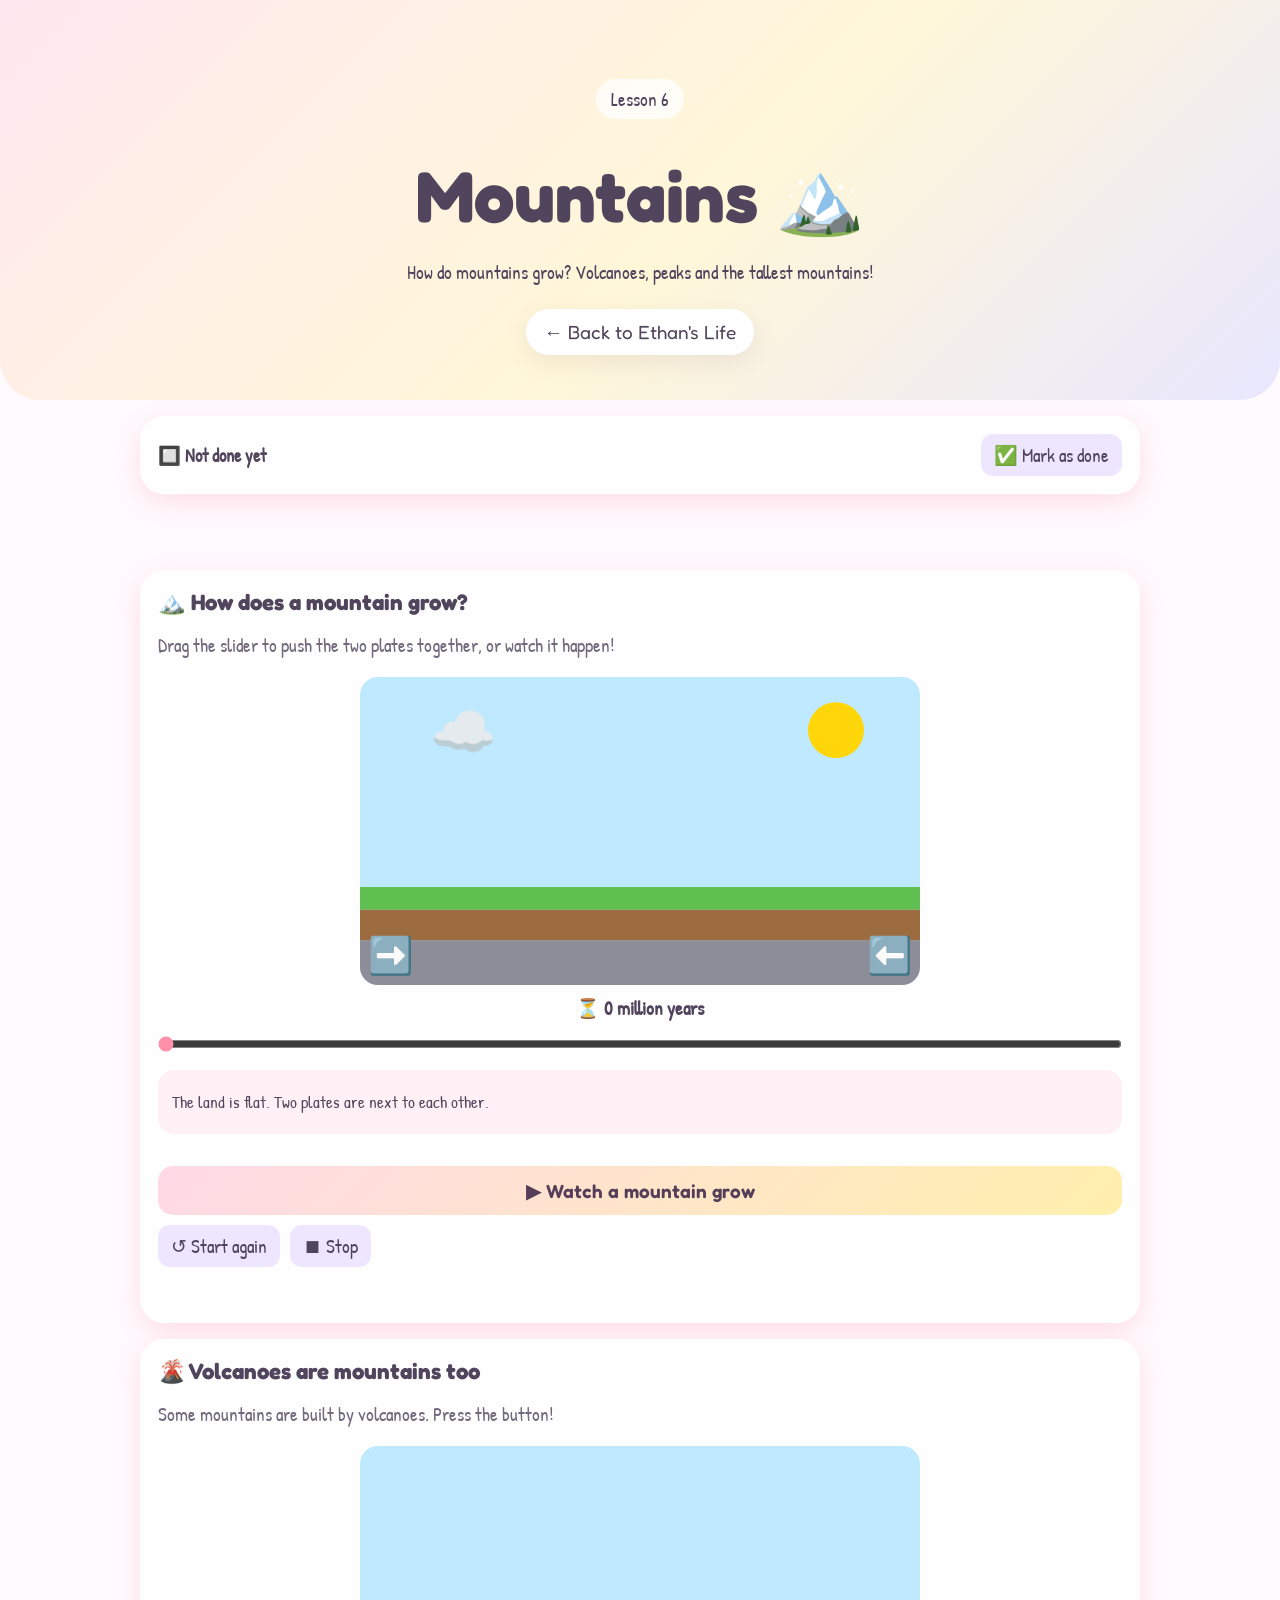
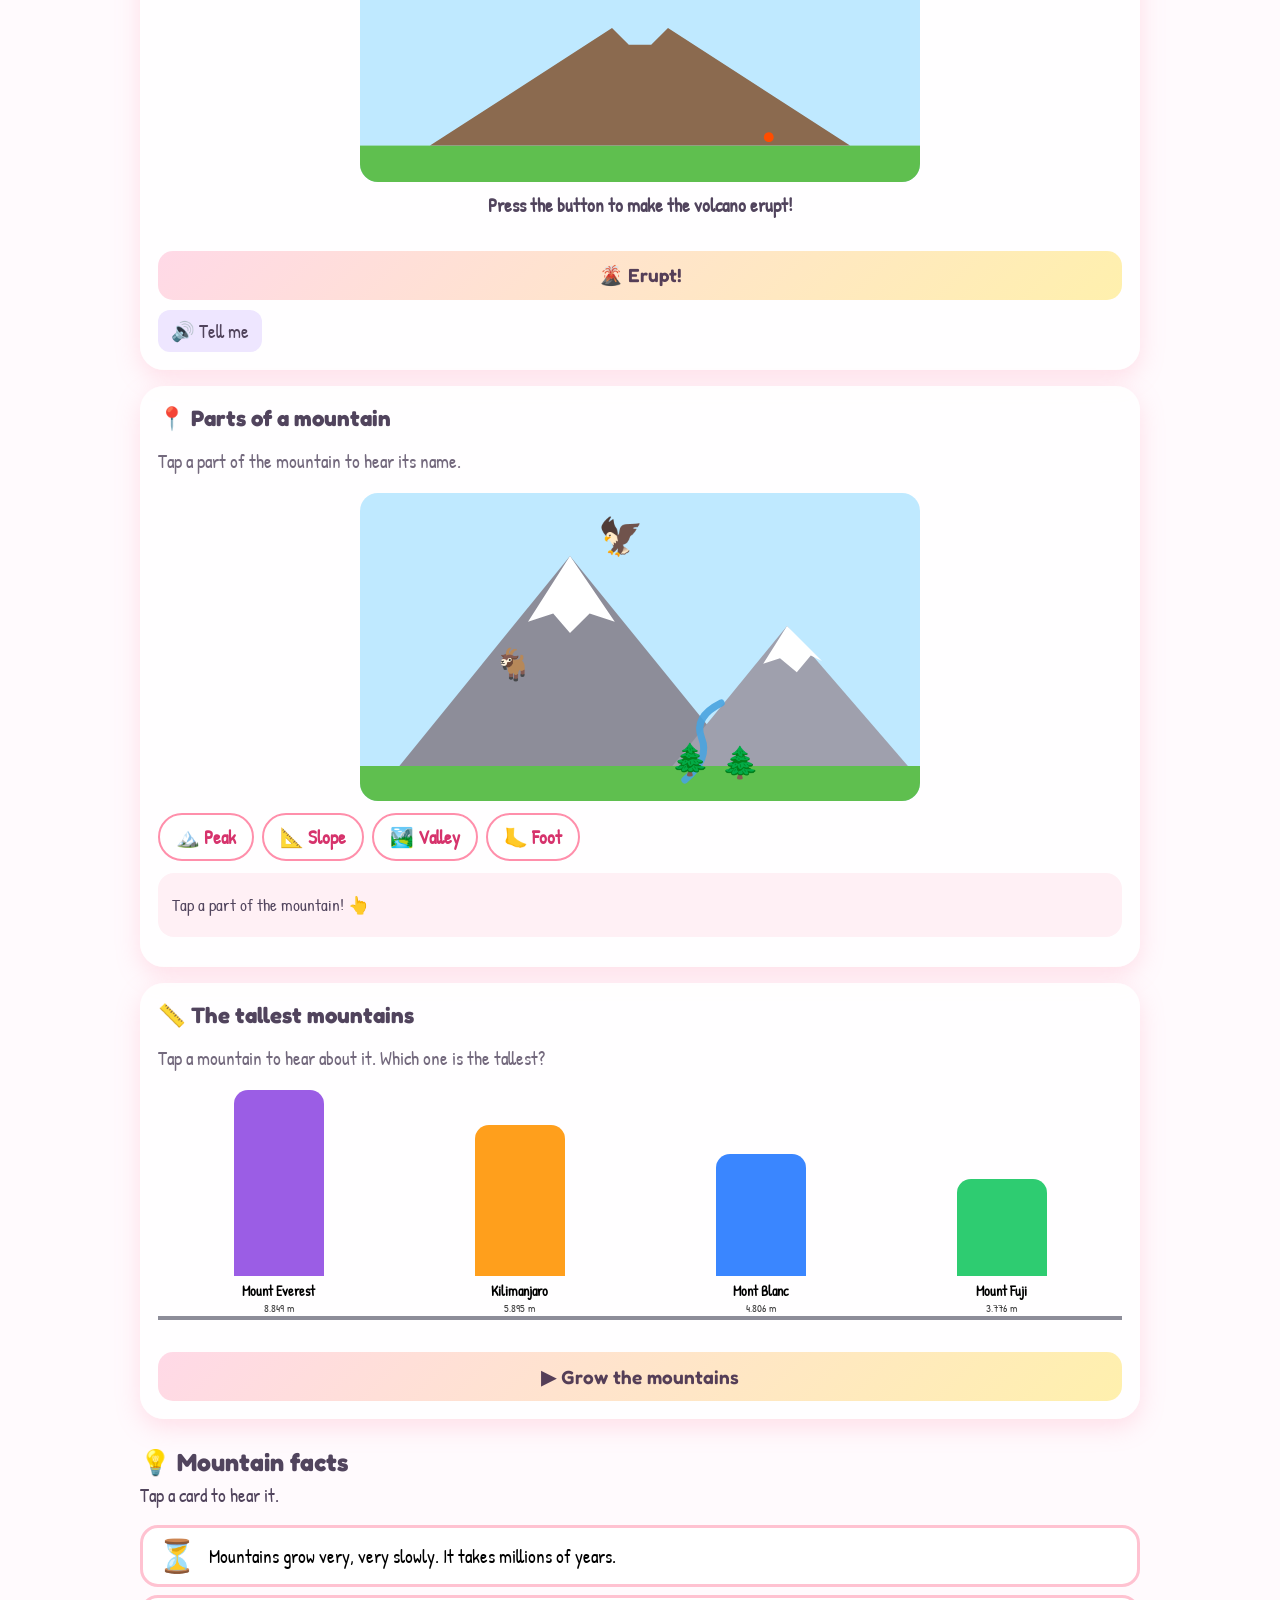
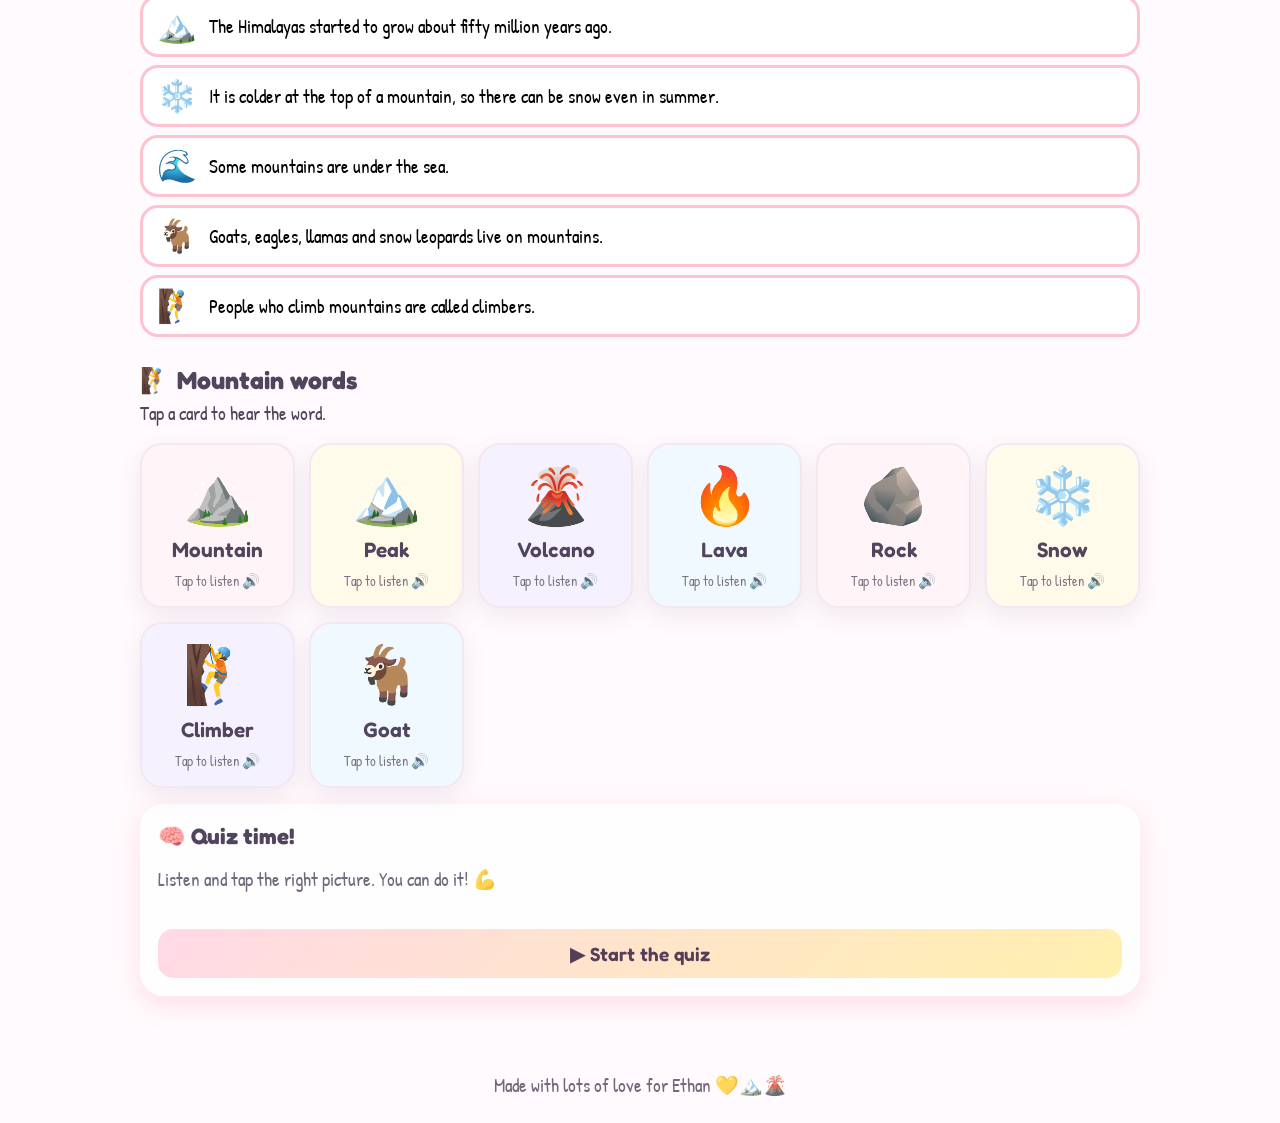
<file: lessons/mountains.html>
<!DOCTYPE html>
<html lang="en">
<head>
  <meta charset="UTF-8">
  <meta name="viewport" content="width=device-width, initial-scale=1">
  <meta name="theme-color" content="#fff5f8">
  <title>Lesson 6: Mountains 🏔️ - Ethan's Life</title>
  <link rel="stylesheet" href="/style.css">
  <link rel="preconnect" href="https://fonts.googleapis.com">
  <link rel="preconnect" href="https://fonts.gstatic.com" crossorigin>
  <link href="https://fonts.googleapis.com/css2?family=Fredoka:wght@400;500;600;700&family=Patrick+Hand&display=swap" rel="stylesheet">
  <style>
    /* Strona nigdy nie przesuwa się na boki (żeby po prawej nie było białego tła) */
    html, body { max-width: 100%; overflow-x: hidden; }
    @supports (overflow: clip) { html, body { overflow-x: clip; } }
    img, svg, video, canvas { max-width: 100%; }
    input, select, textarea, button { max-width: 100%; box-sizing: border-box; }
    emoji-picker { width: 100%; max-width: 100%; }
    .picker-panel { max-width: 100%; overflow-x: auto; }

    [hidden] { display: none !important; }

    .garage-actions { display: flex; flex-wrap: wrap; gap: 10px; margin-top: 14px; }

    /* Lekcje */
    .lesson-card {
      margin: 16px 0;
      padding: 18px;
      border-radius: 24px;
      background: rgba(255, 255, 255, 0.85);
      box-shadow: 0 8px 24px rgba(255, 143, 171, 0.25);
    }

    .lesson-card h3 { margin-top: 0; }
    .lesson-hint { margin-top: -6px; opacity: 0.8; }

    .space-map svg, .mini-svg { display: block; width: 100%; height: auto; }
    .space-map { max-width: 460px; margin: 0 auto; }

    .orbit, .moon-orbit, .spin {
      animation-name: lesson-spin;
      animation-timing-function: linear;
      animation-iteration-count: infinite;
    }

    .orbit { transform-origin: 210px 210px; }
    .body { cursor: pointer; }

    @keyframes lesson-spin { to { transform: rotate(360deg); } }

    .space-caption {
      display: flex;
      align-items: center;
      gap: 12px;
      min-height: 64px;
      margin: 12px 0;
      padding: 10px 14px;
      border-radius: 16px;
      background: #fff0f5;
      font-size: 1.05rem;
    }

    .dot {
      display: inline-block;
      width: 22px;
      height: 22px;
      border-radius: 50%;
      box-shadow: inset -3px -3px 0 rgba(0, 0, 0, 0.18);
    }

    .dot-big { width: 44px; height: 44px; flex: none; }

    .planet-row { display: flex; flex-wrap: wrap; gap: 8px; margin: 10px 0; }

    .planet-chip {
      display: inline-flex;
      align-items: center;
      gap: 8px;
      padding: 8px 14px;
      border: 2px solid #ff8fab;
      border-radius: 999px;
      background: #fff;
      color: #d6336c;
      font: inherit;
      font-weight: 600;
      cursor: pointer;
    }

    .planet-chip:active { transform: scale(0.95); }

    .mini-grid {
      display: grid;
      grid-template-columns: repeat(auto-fit, minmax(260px, 1fr));
      gap: 16px;
    }

    @media (prefers-reduced-motion: reduce) {
      .orbit, .moon-orbit, .spin { animation: none; }
    }

    .lesson-status {
      display: flex;
      flex-wrap: wrap;
      align-items: center;
      justify-content: space-between;
      gap: 12px;
    }

    .lesson-status.done { border: 3px solid #2ecc71; }
    .status-text { font-size: 1.15rem; font-weight: 700; }

    .quiz-head {
      display: flex;
      flex-wrap: wrap;
      align-items: center;
      justify-content: space-between;
      gap: 10px;
      margin-bottom: 12px;
      font-weight: 700;
    }

    .quiz-options { display: flex; flex-wrap: wrap; gap: 12px; }

    .quiz-option {
      flex: 1 1 120px;
      display: flex;
      flex-direction: column;
      align-items: center;
      justify-content: flex-end;
      gap: 8px;
      min-height: 120px;
      padding: 12px;
      border: 3px solid #ffc2d1;
      border-radius: 20px;
      background: #fff;
      font: inherit;
      font-weight: 600;
      cursor: pointer;
    }

    .quiz-option:active { transform: scale(0.96); }
    .quiz-option.right { border-color: #2ecc71; background: #eafff1; }
    .quiz-option.wrong { border-color: #ff6b81; background: #fff0f2; opacity: 0.6; }
    .quiz-icon { font-size: 3rem; line-height: 1; }
    .quiz-result { text-align: center; }
    .quiz-big { font-size: 3.5rem; line-height: 1.2; }

    .space-caption { flex-wrap: wrap; }
    .caption-text { flex: 1; min-width: 210px; }
    .caption-detail { margin: 6px 0 8px; }
    .fact-badges { display: flex; flex-wrap: wrap; gap: 6px; margin: 8px 0 4px; }

    .fact-badge {
      padding: 4px 10px;
      border: 2px solid #ffc2d1;
      border-radius: 999px;
      background: #fff;
      font-size: 0.85rem;
      font-weight: 600;
    }

    .map-legend { margin: 8px 0 0; font-size: 0.9rem; opacity: 0.8; }

    .table-wrap { overflow-x: auto; }
    .facts-table { width: 100%; border-collapse: collapse; }
    .facts-table th, .facts-table td { padding: 10px 8px; text-align: left; white-space: nowrap; }
    .facts-table thead th { border-bottom: 2px solid #ffc2d1; color: #d6336c; }
    .fact-row { cursor: pointer; }
    .fact-row td { border-bottom: 1px solid #ffe0e8; }
    .fact-row:hover { background: #fff0f5; }
    .caption-buttons { display: flex; flex-wrap: wrap; gap: 8px; margin-top: 8px; }

    .chip-row { display: flex; flex-wrap: wrap; gap: 8px; margin: 12px 0; }

    .chip {
      display: inline-flex;
      align-items: center;
      gap: 6px;
      padding: 9px 16px;
      border: 2px solid #ff8fab;
      border-radius: 999px;
      background: #fff;
      color: #d6336c;
      font: inherit;
      font-weight: 600;
      cursor: pointer;
    }

    .chip:active { transform: scale(0.95); }
    .chip.active { background: #ff8fab; color: #fff; }

    .info-box {
      display: flex;
      flex-wrap: wrap;
      align-items: center;
      gap: 12px;
      min-height: 64px;
      margin: 12px 0;
      padding: 10px 14px;
      border-radius: 16px;
      background: #fff0f5;
      font-size: 1.05rem;
    }

    .info-icon { font-size: 2.6rem; line-height: 1; }
    .info-text { flex: 1; min-width: 200px; }

    .fact-card {
      display: flex;
      align-items: center;
      gap: 12px;
      width: 100%;
      margin: 8px 0;
      padding: 12px 14px;
      border: 3px solid #ffc2d1;
      border-radius: 18px;
      background: #fff;
      font: inherit;
      text-align: left;
      cursor: pointer;
    }

    .fact-card:active { transform: scale(0.98); }
    .fact-icon { flex: none; font-size: 2rem; line-height: 1; }

    .scene svg { display: block; width: 100%; max-width: 560px; height: auto; margin: 0 auto; border-radius: 18px; }
    .scene-note { min-height: 1.4em; margin: 10px 0 0; font-weight: 700; text-align: center; }
    .big-slider { width: 100%; margin: 14px 0 4px; accent-color: #ff8fab; }

    /* Lekcja 6: góry */
    .cloud { animation: cloud-drift 14s ease-in-out infinite alternate; }
    @keyframes cloud-drift { to { transform: translateX(40px); } }

    .part { cursor: pointer; }
    .part.active { filter: drop-shadow(0 0 4px #ff2a6d) drop-shadow(0 0 6px #ff2a6d); }
    .glow { animation: glow-pulse 0.9s ease-in-out infinite alternate; }
    @keyframes glow-pulse { to { opacity: 0.45; } }

    .peaks-chart {
      display: flex;
      align-items: flex-end;
      justify-content: space-around;
      gap: 8px;
      height: 230px;
      margin: 14px 0 8px;
      padding: 0 4px;
      border-bottom: 4px solid #8d8d99;
    }

    .peak-bar {
      display: flex;
      flex: 1;
      flex-direction: column;
      align-items: center;
      justify-content: flex-end;
      height: 100%;
      min-width: 0;
      padding: 0;
      border: 0;
      background: none;
      font: inherit;
      cursor: pointer;
    }

    .peak-fill {
      width: 70%;
      max-width: 90px;
      border-radius: 14px 14px 0 0;
      transition: height 1.4s ease;
    }

    .peak-label { margin-top: 6px; font-size: 0.85rem; font-weight: 700; text-align: center; }
    .peak-label small { display: block; opacity: 0.75; font-weight: 400; }

    @media (prefers-reduced-motion: reduce) {
      .cloud, .glow { animation: none; }
      .peak-fill { transition: none; }
    }
  </style>
</head>
<body>
  <header class="hero">
    <div class="hero-inner">
      <p class="eyebrow">Lesson 6</p>
      <h1>Mountains <span>🏔️</span></h1>
      <p>How do mountains grow? Volcanoes, peaks and the tallest mountains!</p>
      <nav>
        <a href="/">← Back to Ethan's Life</a>
      </nav>
    </div>
  </header>

  <main>
    <div class="lesson-card lesson-status" id="lesson-status">
      <span id="status-text" class="status-text"></span>
      <button id="status-toggle" type="button" class="secondary-button"></button>
    </div>

    <section id="lesson" class="section">
      <div class="lesson-card">
        <h3>🏔️ How does a mountain grow?</h3>
        <p class="lesson-hint">Drag the slider to push the two plates together, or watch it happen!</p>
        <div id="grow-view" class="scene"></div>
        <p id="grow-years" class="scene-note"></p>
        <input id="grow-slider" class="big-slider" type="range" min="0" max="100" value="0" aria-label="Push the plates together">
        <div id="grow-text" class="info-box" aria-live="polite"></div>
        <div class="garage-actions">
          <button id="grow-play" type="button" class="primary-button">▶ Watch a mountain grow</button>
          <button id="grow-reset" type="button" class="secondary-button">↺ Start again</button>
          <button type="button" class="secondary-button" onclick="stopSpeaking()">⏹ Stop</button>
        </div>
        <p id="lesson-message" class="form-message" role="status"></p>
      </div>

      <div class="lesson-card">
        <h3>🌋 Volcanoes are mountains too</h3>
        <p class="lesson-hint">Some mountains are built by volcanoes. Press the button!</p>
        <div id="volcano-view" class="scene"></div>
        <p id="volcano-text" class="scene-note">Press the button to make the volcano erupt!</p>
        <div class="garage-actions">
          <button id="erupt" type="button" class="primary-button">🌋 Erupt!</button>
          <button id="volcano-tell" type="button" class="secondary-button">🔊 Tell me</button>
        </div>
      </div>

      <div class="lesson-card">
        <h3>📍 Parts of a mountain</h3>
        <p class="lesson-hint">Tap a part of the mountain to hear its name.</p>
        <div id="parts-view" class="scene"></div>
        <div id="parts-chips" class="chip-row"></div>
        <div id="parts-info" class="info-box" aria-live="polite"></div>
      </div>

      <div class="lesson-card">
        <h3>📏 The tallest mountains</h3>
        <p class="lesson-hint">Tap a mountain to hear about it. Which one is the tallest?</p>
        <div id="peaks-chart" class="peaks-chart"></div>
        <div class="garage-actions">
          <button id="peaks-grow" type="button" class="primary-button">▶ Grow the mountains</button>
        </div>
      </div>

      <div class="content-heading">
        <h3>💡 Mountain facts</h3>
        <p>Tap a card to hear it.</p>
      </div>
      <div id="facts-list"></div>

      <div class="content-heading">
        <h3>🧗 Mountain words</h3>
        <p>Tap a card to hear the word.</p>
      </div>
      <div id="mountain-words" class="words-grid"></div>

      <div class="lesson-card" id="quiz-card">
        <h3>🧠 Quiz time!</h3>
        <p class="lesson-hint">Listen and tap the right picture. You can do it! 💪</p>
        <div id="quiz-box" class="quiz-box">
          <button id="quiz-start" type="button" class="primary-button">▶ Start the quiz</button>
        </div>
      </div>
    </section>
  </main>

  <footer>Made with lots of love for Ethan 💛🏔️🌋</footer>

  <script>
    function showMessage(id, message) {
      document.getElementById(id).textContent = message;
    }

    function speak(text) {
      if (!("speechSynthesis" in window)) {
        showMessage("lesson-message", "Speech is not supported in this browser.");
        return;
      }

      window.speechSynthesis.cancel();

      // Długi tekst mówimy zdanie po zdaniu, bo część przeglądarek ucina zbyt długie wypowiedzi
      const sentences = text.match(/[^.!?]+[.!?]*/g) || [text];

      sentences.forEach(sentence => {
        const part = sentence.trim();
        if (!part) return;

        const utterance = new SpeechSynthesisUtterance(part);
        utterance.lang = "en-US";
        utterance.rate = 0.8;
        window.speechSynthesis.speak(utterance);
      });
    }

    function stopSpeaking() {
      if ("speechSynthesis" in window) window.speechSynthesis.cancel();
    }

    // --- Postęp lekcji (zapisany na tym urządzeniu) ---

    const LESSON_ID = "mountains";
    const PROGRESS_KEY = "ethanLessons";

    function readProgress() {
      try {
        return JSON.parse(localStorage.getItem(PROGRESS_KEY) || "{}") || {};
      } catch {
        return {};
      }
    }

    function setProgress(update) {
      const all = readProgress();
      all[LESSON_ID] = { ...(all[LESSON_ID] || {}), ...update };

      try {
        localStorage.setItem(PROGRESS_KEY, JSON.stringify(all));
      } catch {}
    }

    const statusCard = document.getElementById("lesson-status");
    const statusText = document.getElementById("status-text");
    const statusToggle = document.getElementById("status-toggle");

    function renderStatus() {
      const progress = readProgress()[LESSON_ID] || {};
      const done = Boolean(progress.done);

      statusText.textContent = done
        ? "✅ Lesson done! " + "⭐".repeat(Math.min(progress.stars || 0, 3))
        : "🔲 Not done yet";
      statusToggle.textContent = done ? "↩ Mark as not done" : "✅ Mark as done";
      statusCard.classList.toggle("done", done);
    }

    statusToggle.addEventListener("click", () => {
      const progress = readProgress()[LESSON_ID] || {};
      setProgress({ done: !progress.done });
      renderStatus();
    });

    renderStatus();

    // --- Lekcja 6: góry ---

    const $ = id => document.getElementById(id);

    function buttonsFor(speakText) {
      const buttons = document.createElement("div");
      buttons.className = "caption-buttons";

      const again = document.createElement("button");
      again.type = "button";
      again.className = "secondary-button";
      again.textContent = "🔊 Tell me again";
      again.addEventListener("click", () => speak(speakText));

      const stop = document.createElement("button");
      stop.type = "button";
      stop.className = "secondary-button";
      stop.textContent = "⏹ Stop";
      stop.addEventListener("click", stopSpeaking);

      buttons.append(again, stop);
      return buttons;
    }

    function fillInfo(box, icon, title, lines, speakText) {
      box.replaceChildren();

      const iconEl = document.createElement("span");
      iconEl.className = "info-icon";
      iconEl.textContent = icon;

      const text = document.createElement("div");
      text.className = "info-text";

      const titleEl = document.createElement("strong");
      titleEl.textContent = title;
      text.appendChild(titleEl);

      lines.forEach(line => {
        const div = document.createElement("div");
        div.textContent = line;
        text.appendChild(div);
      });

      text.appendChild(buttonsFor(speakText));
      box.append(iconEl, text);
    }

    // --- Jak rośnie góra? ---

    const GROW_STORY = "The Earth's crust is made of big pieces called plates. The plates move very, very slowly. When two plates push together, the land bends and goes up. After millions of years, it becomes a mountain!";

    $("grow-view").innerHTML = `<svg viewBox="0 0 400 220" xmlns="http://www.w3.org/2000/svg" role="img" aria-label="Two plates push together and a mountain grows">
      <rect width="400" height="220" fill="#bfe9ff"/>
      <circle cx="340" cy="38" r="20" fill="#ffd60a"/>
      <text class="cloud" x="50" y="52" font-size="38">☁️</text>
      <polygon id="layer-rock" fill="#8d8d99"/>
      <polygon id="layer-soil" fill="#9c6b3f"/>
      <polygon id="layer-grass" fill="#5fbf4f"/>
      <polygon id="layer-snow" fill="#ffffff"/>
      <text id="arrow-l" y="208" font-size="26">➡️</text>
      <text id="arrow-r" y="208" font-size="26" text-anchor="end">⬅️</text>
    </svg>`;

    const growSlider = $("grow-slider");
    let growFrame = null;

    function renderGrow(t) {
      const xs = [];
      for (let x = 0; x <= 400; x += 8) xs.push(x);

      const bell = x => Math.pow(Math.max(0, 1 - Math.abs(x - 200) / (110 - 35 * t)), 1.6);
      const lift = 84 * t;
      const grass = x => 150 - lift * bell(x);
      const soil = x => 166 - lift * bell(x);
      const rock = x => 188 - lift * bell(x) * 0.9;
      const bottom = () => 222;

      const band = (top, low) =>
        xs.map(x => x + "," + top(x).toFixed(1)).join(" ") + " " +
        xs.slice().reverse().map(x => x + "," + low(x).toFixed(1)).join(" ");

      $("layer-rock").setAttribute("points", band(rock, bottom));
      $("layer-soil").setAttribute("points", band(soil, rock));
      $("layer-grass").setAttribute("points", band(grass, soil));

      const snowLine = 112;
      const snowXs = xs.filter(x => grass(x) < snowLine);

      $("layer-snow").setAttribute("points", snowXs.length > 1
        ? snowXs.map(x => x + "," + grass(x).toFixed(1)).join(" ") + " " +
          snowXs.slice().reverse().map(x => x + "," + (snowLine - 4).toFixed(1)).join(" ")
        : "0,0 0,0 0,0");

      $("arrow-l").setAttribute("x", 6 + 70 * t);
      $("arrow-r").setAttribute("x", 394 - 70 * t);

      $("grow-years").textContent = "⏳ " + Math.round(t * 50) + " million years";

      const text =
        t < 0.08 ? "The land is flat. Two plates are next to each other." :
        t < 0.5 ? "The plates push together. The land bends and goes up!" :
        t < 0.85 ? "It is growing! Mountains grow very, very slowly." :
        "A tall mountain, with snow on top! It took millions of years.";
      $("grow-text").textContent = text;
    }

    growSlider.addEventListener("input", () => {
      cancelAnimationFrame(growFrame);
      renderGrow(growSlider.value / 100);
    });

    $("grow-play").addEventListener("click", () => {
      cancelAnimationFrame(growFrame);
      growSlider.value = 0;
      renderGrow(0);
      speak(GROW_STORY);
      const start = performance.now();

      const step = now => {
        const t = Math.min(1, (now - start) / 7000);
        growSlider.value = Math.round(t * 100);
        renderGrow(t);
        if (t < 1) growFrame = requestAnimationFrame(step);
      };

      growFrame = requestAnimationFrame(step);
    });

    $("grow-reset").addEventListener("click", () => {
      cancelAnimationFrame(growFrame);
      growSlider.value = 0;
      renderGrow(0);
    });

    renderGrow(0);

    // --- Wulkan ---

    $("volcano-view").innerHTML = `<svg viewBox="0 0 400 240" xmlns="http://www.w3.org/2000/svg" role="img" aria-label="A volcano erupting">
      <rect width="400" height="240" fill="#bfe9ff"/>
      <rect y="214" width="400" height="26" fill="#5fbf4f"/>
      <polygon id="cone" fill="#8b6a4f"/>
      <path id="flow" fill="none" stroke="#ff4d00" stroke-width="7" stroke-linecap="round" pathLength="1" stroke-dasharray="1" stroke-dashoffset="1"/>
      <ellipse id="crater-glow" rx="22" ry="6" fill="#ff7a1a" opacity="0"/>
      <g id="particles"></g>
    </svg>`;

    const SVG_NS = "http://www.w3.org/2000/svg";
    const VOLCANO_STORY = "When a volcano erupts, hot lava comes out. When the lava cools, it becomes hard rock, and the mountain grows taller.";
    let eruptions = 0;
    let erupting = false;

    function renderCone() {
      const peak = Math.max(70, 130 - 9 * eruptions);
      $("cone").setAttribute("points", `50,214 ${180},${peak} 192,${peak + 12} 208,${peak + 12} 220,${peak} 350,214`);
      $("crater-glow").setAttribute("cx", 200);
      $("crater-glow").setAttribute("cy", peak + 10);
      $("flow").setAttribute("d", `M214 ${peak + 14} Q245 ${peak + 60} 292 ${208}`);
      return peak;
    }

    renderCone();

    function addParticle(layer, x, y, radius, color) {
      const c = document.createElementNS(SVG_NS, "circle");
      c.setAttribute("cx", x);
      c.setAttribute("cy", y);
      c.setAttribute("r", radius);
      c.setAttribute("fill", color);
      layer.appendChild(c);
      return c;
    }

    $("erupt").addEventListener("click", () => {
      if (erupting) return;
      erupting = true;
      $("erupt").disabled = true;

      const layer = $("particles");
      const peak = renderCone();
      const flow = $("flow");
      const glow = $("crater-glow");

      flow.setAttribute("stroke", "#ff4d00");
      flow.setAttribute("stroke-dashoffset", "1");
      glow.setAttribute("opacity", "0.9");
      glow.classList.add("glow");

      $("volcano-text").textContent = "🌋 The volcano erupts! Hot lava comes out!";
      speak("The volcano erupts! Hot lava comes out! " + VOLCANO_STORY);

      for (let i = 0; i < 16; i++) {
        const dx = (Math.random() - 0.5) * 150;
        const up = 70 + Math.random() * 70;
        const ball = addParticle(layer, 200, peak + 8, 3 + Math.random() * 4, i % 2 ? "#ffb703" : "#ff4d00");

        if (ball.animate) {
          ball.animate([
            { transform: "translate(0px, 0px)", opacity: 1 },
            { transform: "translate(" + dx * 0.6 + "px, " + -up + "px)", opacity: 1, offset: 0.45 },
            { transform: "translate(" + dx + "px, " + (200 - peak) + "px)", opacity: 0.2 }
          ], { duration: 1800 + Math.random() * 600, delay: i * 70, easing: "ease-out", fill: "forwards" });
        }
      }

      for (let i = 0; i < 6; i++) {
        const smoke = addParticle(layer, 200 + (Math.random() - 0.5) * 20, peak, 10 + Math.random() * 8, "#6b6b78");

        if (smoke.animate) {
          smoke.animate([
            { transform: "translate(0px, 0px) scale(0.6)", opacity: 0.8 },
            { transform: "translate(" + (Math.random() - 0.5) * 70 + "px, " + (-60 - i * 18) + "px) scale(2)", opacity: 0 }
          ], { duration: 2600, delay: i * 250, easing: "ease-out", fill: "forwards" });
        }
      }

      if (flow.animate) {
        flow.animate([{ strokeDashoffset: 1 }, { strokeDashoffset: 0 }],
          { duration: 2200, delay: 400, easing: "ease-in", fill: "forwards" });
      }

      setTimeout(() => {
        flow.setAttribute("stroke", "#4a3426");
        glow.classList.remove("glow");
        glow.setAttribute("opacity", "0");
        eruptions++;
        renderCone();
        flow.getAnimations && flow.getAnimations().forEach(a => a.cancel());
        flow.setAttribute("stroke-dashoffset", "0");
        layer.replaceChildren();
        $("volcano-text").textContent = "The lava cooled and turned into hard rock. The mountain grew taller! (Eruptions: " + eruptions + ")";
        $("erupt").disabled = false;
        erupting = false;
      }, 4600);
    });

    $("volcano-tell").addEventListener("click", () => speak(VOLCANO_STORY));

    // --- Części góry ---

    const PARTS = {
      peak: { name: "Peak", icon: "🏔️", say: "The peak is the very top of the mountain.", fun: "It is cold and windy up there, so there is snow." },
      slope: { name: "Slope", icon: "📐", say: "The slope is the side of the mountain.", fun: "Mountain goats are very good at climbing slopes." },
      valley: { name: "Valley", icon: "🏞️", say: "The valley is the low land between two mountains.", fun: "A river often runs through a valley." },
      foot: { name: "Foot", icon: "🦶", say: "The foot is the bottom of the mountain.", fun: "Many trees grow near the bottom of a mountain." }
    };

    $("parts-view").innerHTML = `<svg viewBox="0 0 400 220" xmlns="http://www.w3.org/2000/svg" role="img" aria-label="A mountain with a peak, a slope, a valley and a foot">
      <rect width="400" height="220" fill="#bfe9ff"/>
      <polygon points="20,205 150,45 280,205" fill="#8d8d99"/>
      <polygon points="150,45 120,92 138,86 150,100 164,86 182,92" fill="#fff"/>
      <polygon points="215,205 305,95 400,205" fill="#9fa0ad"/>
      <polygon points="305,95 288,122 300,118 312,128 322,116 330,120" fill="#fff"/>
      <rect y="195" width="400" height="25" fill="#5fbf4f"/>
      <path d="M232 205 Q250 190 244 175 T258 150" fill="none" stroke="#4aa3df" stroke-width="5" stroke-linecap="round" opacity=".9"/>
      <text x="222" y="198" font-size="22">🌲</text><text x="258" y="200" font-size="22">🌲</text>
      <text x="96" y="130" font-size="22">🐐</text>
      <text class="cloud" x="170" y="40" font-size="26">🦅</text>
      <g class="part" data-part="peak"><polygon points="150,45 105,112 195,112" fill="transparent"/></g>
      <g class="part" data-part="slope"><polygon points="105,112 195,112 245,190 60,190" fill="transparent"/></g>
      <g class="part" data-part="valley"><polygon points="205,150 300,150 315,205 195,205" fill="transparent"/></g>
      <g class="part" data-part="foot"><rect x="0" y="190" width="190" height="30" fill="transparent"/></g>
    </svg>`;

    function showPart(key) {
      const part = PARTS[key];

      $("parts-view").querySelectorAll(".part").forEach(el => el.classList.toggle("active", el.dataset.part === key));
      $("parts-chips").querySelectorAll(".chip").forEach(chip => chip.classList.toggle("active", chip.dataset.key === key));

      fillInfo($("parts-info"), part.icon, part.name, [part.say, "💡 " + part.fun], part.name + ". " + part.say + " " + part.fun);
      speak(part.name + ". " + part.say + " " + part.fun);
    }

    Object.entries(PARTS).forEach(([key, part]) => {
      const chip = document.createElement("button");
      chip.type = "button";
      chip.className = "chip";
      chip.dataset.key = key;
      chip.textContent = part.icon + " " + part.name;
      chip.addEventListener("click", () => showPart(key));
      $("parts-chips").appendChild(chip);
    });

    $("parts-view").querySelectorAll(".part").forEach(el => {
      el.addEventListener("click", () => showPart(el.dataset.part));
    });

    $("parts-info").textContent = "Tap a part of the mountain! 👆";

    // --- Słynne góry ---

    const PEAKS = [
      { name: "Mount Everest", height: 8849, color: "#9b5de5", where: "Asia",
        say: "Mount Everest is the highest mountain in the world. It is almost nine thousand metres high. It is in Asia, in the Himalayas." },
      { name: "Kilimanjaro", height: 5895, color: "#ff9f1c", where: "Africa",
        say: "Mount Kilimanjaro is the highest mountain in Africa. It is almost six thousand metres high. It has snow on top, even though it is in hot Africa!" },
      { name: "Mont Blanc", height: 4806, color: "#3a86ff", where: "Europe",
        say: "Mont Blanc is the highest mountain in the Alps, in Europe. It is almost five thousand metres high." },
      { name: "Mount Fuji", height: 3776, color: "#2ecc71", where: "Asia",
        say: "Mount Fuji is a volcano in Japan. It is almost four thousand metres high." }
    ];

    const peaksChart = $("peaks-chart");

    PEAKS.forEach(peak => {
      const bar = document.createElement("button");
      bar.type = "button";
      bar.className = "peak-bar";
      bar.setAttribute("aria-label", peak.name);

      const fill = document.createElement("div");
      fill.className = "peak-fill";
      fill.style.background = peak.color;
      fill.dataset.height = Math.round((peak.height / 8849) * 100);
      fill.style.height = fill.dataset.height + "%";

      const label = document.createElement("div");
      label.className = "peak-label";
      label.textContent = peak.name;
      const small = document.createElement("small");
      small.textContent = peak.height.toLocaleString("en-US") + " m";
      label.appendChild(small);

      bar.append(fill, label);
      bar.addEventListener("click", () => speak(peak.say));
      peaksChart.appendChild(bar);
    });

    $("peaks-grow").addEventListener("click", () => {
      const fills = peaksChart.querySelectorAll(".peak-fill");
      fills.forEach(f => { f.style.transition = "none"; f.style.height = "0%"; });
      void peaksChart.offsetHeight;
      fills.forEach(f => { f.style.transition = ""; f.style.height = f.dataset.height + "%"; });
      speak("Look how tall the mountains are! Mount Everest is the tallest of all.");
    });

    // --- Ciekawostki ---

    const FACTS = [
      ["⏳", "Mountains grow very, very slowly. It takes millions of years."],
      ["🏔️", "The Himalayas started to grow about fifty million years ago."],
      ["❄️", "It is colder at the top of a mountain, so there can be snow even in summer."],
      ["🌊", "Some mountains are under the sea."],
      ["🐐", "Goats, eagles, llamas and snow leopards live on mountains."],
      ["🧗", "People who climb mountains are called climbers."]
    ];

    FACTS.forEach(([icon, text]) => {
      const card = document.createElement("button");
      card.type = "button";
      card.className = "fact-card";

      const iconEl = document.createElement("span");
      iconEl.className = "fact-icon";
      iconEl.textContent = icon;

      const textEl = document.createElement("span");
      textEl.textContent = text;

      card.append(iconEl, textEl);
      card.addEventListener("click", () => speak(text));
      $("facts-list").appendChild(card);
    });

    // --- Słowa ---

    const WORDS = [
      ["⛰️", "Mountain"], ["🏔️", "Peak"], ["🌋", "Volcano"], ["🔥", "Lava"],
      ["🪨", "Rock"], ["❄️", "Snow"], ["🧗", "Climber"], ["🐐", "Goat"]
    ];

    WORDS.forEach(([emoji, word]) => {
      const card = document.createElement("button");
      card.type = "button";
      card.className = "word-card";
      card.setAttribute("aria-label", "Hear " + word);

      const icon = document.createElement("span");
      icon.className = "word-emoji";
      icon.textContent = emoji;

      const name = document.createElement("span");
      name.className = "word-english";
      name.textContent = word;

      const hint = document.createElement("span");
      hint.className = "word-hint";
      hint.textContent = "Tap to listen 🔊";

      card.append(icon, name, hint);
      card.addEventListener("click", () => speak(word));
      $("mountain-words").appendChild(card);
    });

    // --- Pytania do quizu ---

    const QUIZ_LENGTH = 5;
    const QUIZ_POOL = [
      { say: "Which one is a mountain?", options: [
        { icon: "⛰️", label: "Mountain", correct: true }, { icon: "🏖️", label: "Beach" }, { icon: "🌊", label: "Ocean" }] },
      { say: "Which one is a volcano?", options: [
        { icon: "🌋", label: "Volcano", correct: true }, { icon: "🏝️", label: "Island" }, { icon: "🏜️", label: "Desert" }] },
      { say: "What is on the top of a very high mountain?", options: [
        { icon: "❄️", label: "Snow", correct: true }, { icon: "🌴", label: "Palm tree" }, { icon: "🏖️", label: "Beach" }] },
      { say: "What comes out of a volcano?", options: [
        { icon: "🔥", label: "Lava", correct: true }, { icon: "❄️", label: "Snow" }, { icon: "🌧️", label: "Rain" }] },
      { say: "Which is the highest mountain in the world?", options: [
        { dot: "#9b5de5", size: 72, label: "Everest", correct: true },
        { dot: "#3a86ff", size: 48, label: "Mont Blanc" },
        { dot: "#2ecc71", size: 38, label: "Fuji" }] },
      { say: "How do mountains grow?", options: [
        { icon: "🐌", label: "Very slowly", correct: true }, { icon: "🚀", label: "Very fast" }] },
      { say: "Which animal lives on mountains?", options: [
        { icon: "🐐", label: "Goat", correct: true }, { icon: "🐠", label: "Fish" }, { icon: "🐊", label: "Crocodile" }] },
      { say: "Which bird flies high above the mountains?", options: [
        { icon: "🦅", label: "Eagle", correct: true }, { icon: "🐧", label: "Penguin" }, { icon: "🦆", label: "Duck" }] },
      { say: "Where is it colder, at the top of a mountain or on the beach?", options: [
        { icon: "🏔️", label: "Mountain top", correct: true }, { icon: "🏖️", label: "Beach" }] },
      { say: "Who climbs mountains?", options: [
        { icon: "🧗", label: "Climber", correct: true }, { icon: "🏊", label: "Swimmer" }, { icon: "🚴", label: "Cyclist" }] },
      { say: "What is a mountain made of?", options: [
        { icon: "🪨", label: "Rock", correct: true }, { icon: "🧀", label: "Cheese" }, { icon: "💧", label: "Water" }] }
    ];

    const quizBox = document.getElementById("quiz-box");
    let quiz = null;

    function shuffle(list) {
      const copy = [...list];

      for (let i = copy.length - 1; i > 0; i--) {
        const j = Math.floor(Math.random() * (i + 1));
        [copy[i], copy[j]] = [copy[j], copy[i]];
      }

      return copy;
    }

    function optionButton(option, onPick) {
      const button = document.createElement("button");
      button.type = "button";
      button.className = "quiz-option";

      const icon = document.createElement("span");
      icon.className = "quiz-icon";

      if (option.dot) {
        icon.classList.add("dot");
        icon.style.background = option.dot;
        icon.style.width = icon.style.height = option.size + "px";
      } else {
        icon.textContent = option.icon;
      }

      const label = document.createElement("span");
      label.textContent = option.label;

      button.append(icon, label);
      button.addEventListener("click", () => onPick(button));
      return button;
    }

    function startQuiz() {
      quiz = {
        questions: shuffle(QUIZ_POOL).slice(0, QUIZ_LENGTH),
        index: 0,
        firstTry: 0,
        missed: false,
        locked: false
      };

      showQuestion();
    }

    function showQuestion() {
      const question = quiz.questions[quiz.index];
      quiz.missed = false;
      quiz.locked = false;

      const head = document.createElement("div");
      head.className = "quiz-head";

      const counter = document.createElement("span");
      counter.textContent = "Question " + (quiz.index + 1) + " of " + quiz.questions.length;

      const replay = document.createElement("button");
      replay.type = "button";
      replay.className = "secondary-button";
      replay.textContent = "🔊 Listen again";
      replay.addEventListener("click", () => speak(question.say));

      head.append(counter, replay);

      const options = document.createElement("div");
      options.className = "quiz-options";

      const feedback = document.createElement("p");
      feedback.id = "quiz-feedback";
      feedback.className = "form-message";
      feedback.setAttribute("role", "status");

      shuffle(question.options).forEach(option => {
        options.appendChild(optionButton(option, button => answer(option, button, question, feedback)));
      });

      quizBox.replaceChildren(head, options, feedback);
      speak(question.say);
    }

    function answer(option, button, question, feedback) {
      if (quiz.locked) return;

      if (option.correct) {
        quiz.locked = true;
        if (!quiz.missed) quiz.firstTry++;

        button.classList.add("right");
        feedback.textContent = "🎉 Yes!";
        speak("Yes! Great job!");

        setTimeout(() => {
          quiz.index++;

          if (quiz.index < quiz.questions.length) showQuestion();
          else finishQuiz();
        }, 1500);

        return;
      }

      quiz.missed = true;
      button.classList.add("wrong");
      button.disabled = true;
      feedback.textContent = "Try again! 💫";
      speak("Try again. " + question.say);
    }

    function finishQuiz() {
      const total = quiz.questions.length;
      const stars = quiz.firstTry >= total - 1 ? 3 : quiz.firstTry >= total - 2 ? 2 : 1;
      const best = Math.max((readProgress()[LESSON_ID] || {}).stars || 0, stars);

      setProgress({ done: true, stars: best });
      renderStatus();

      const result = document.createElement("div");
      result.className = "quiz-result";

      const big = document.createElement("div");
      big.className = "quiz-big";
      big.textContent = "🏆";

      const title = document.createElement("h3");
      title.textContent = "You did it! " + "⭐".repeat(stars);

      const score = document.createElement("p");
      score.textContent = quiz.firstTry + " of " + total + " right on the first try";

      const again = document.createElement("button");
      again.type = "button";
      again.className = "primary-button";
      again.textContent = "🔁 Play again";
      again.addEventListener("click", startQuiz);

      result.append(big, title, score, again);
      quizBox.replaceChildren(result);
      speak("Wow! You did it! Great job!");
    }

    document.getElementById("quiz-start").addEventListener("click", startQuiz);
  </script>
</body>
</html>
</file>
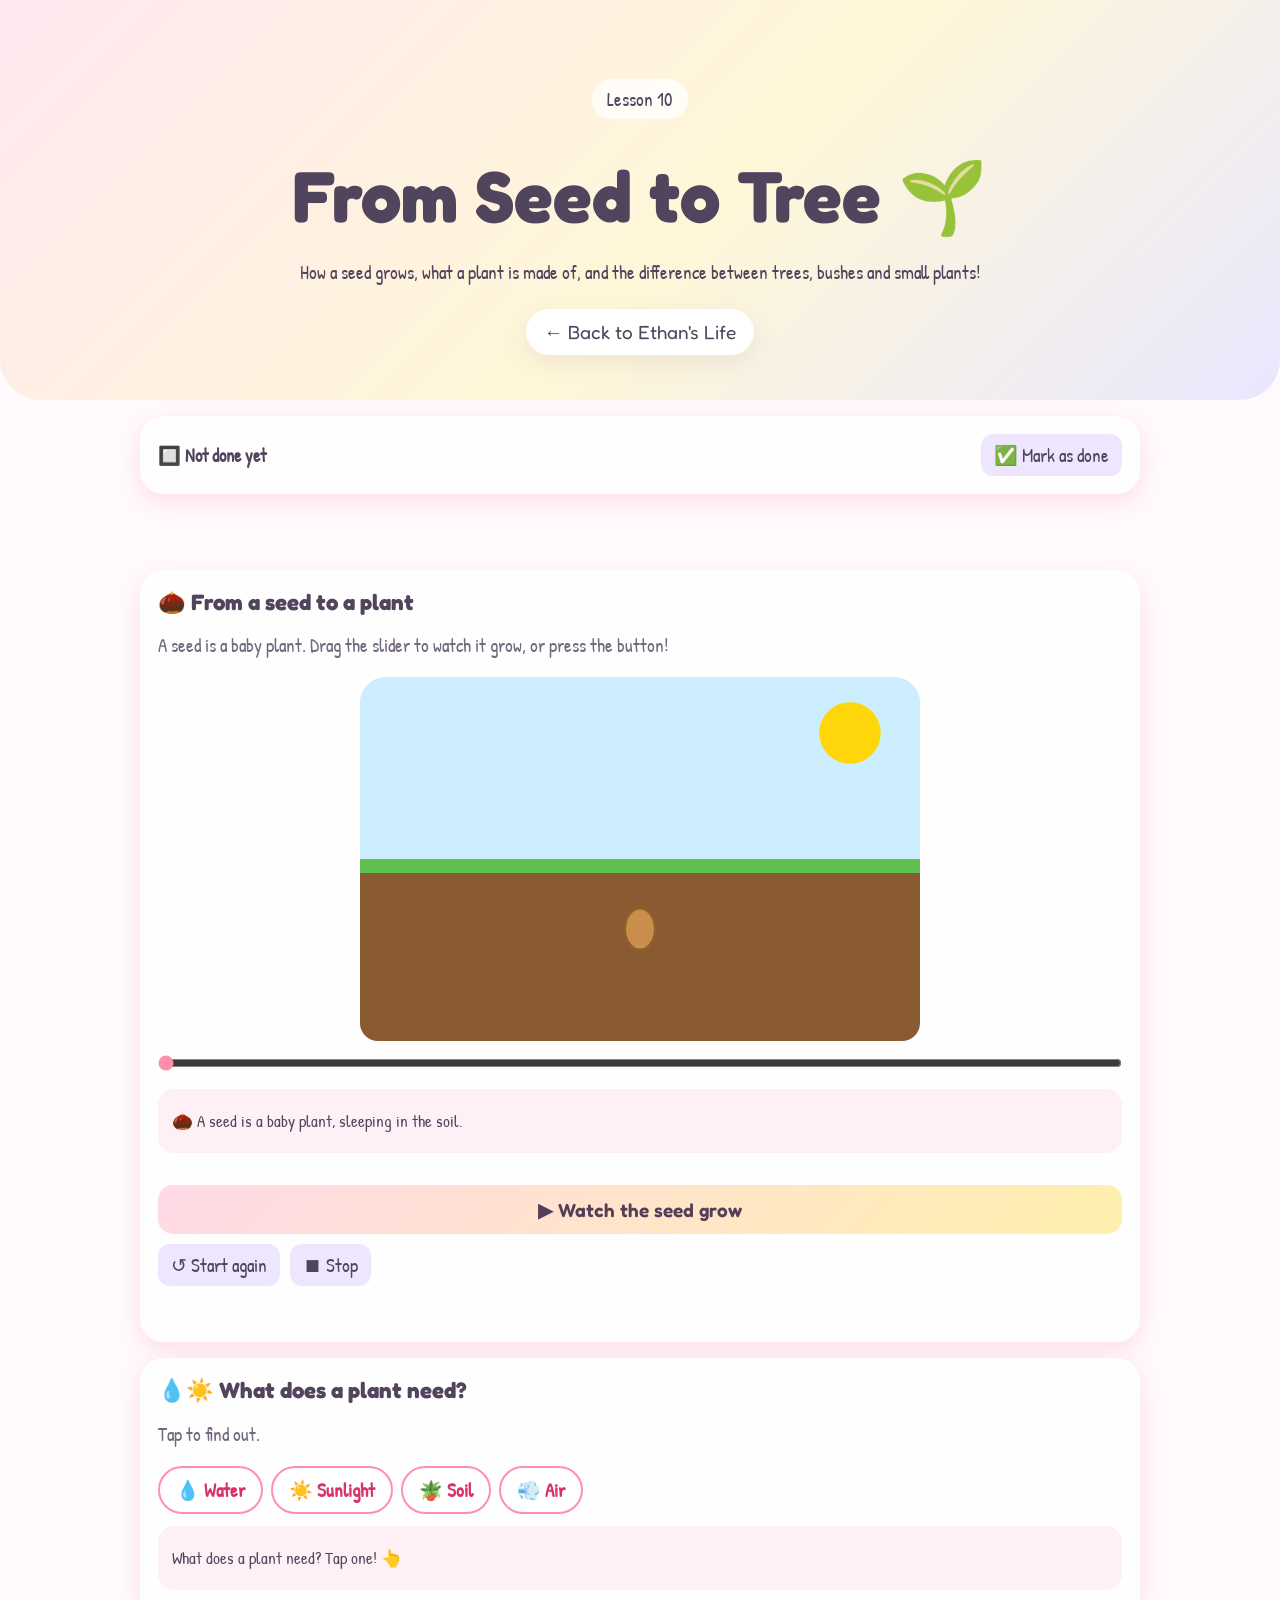
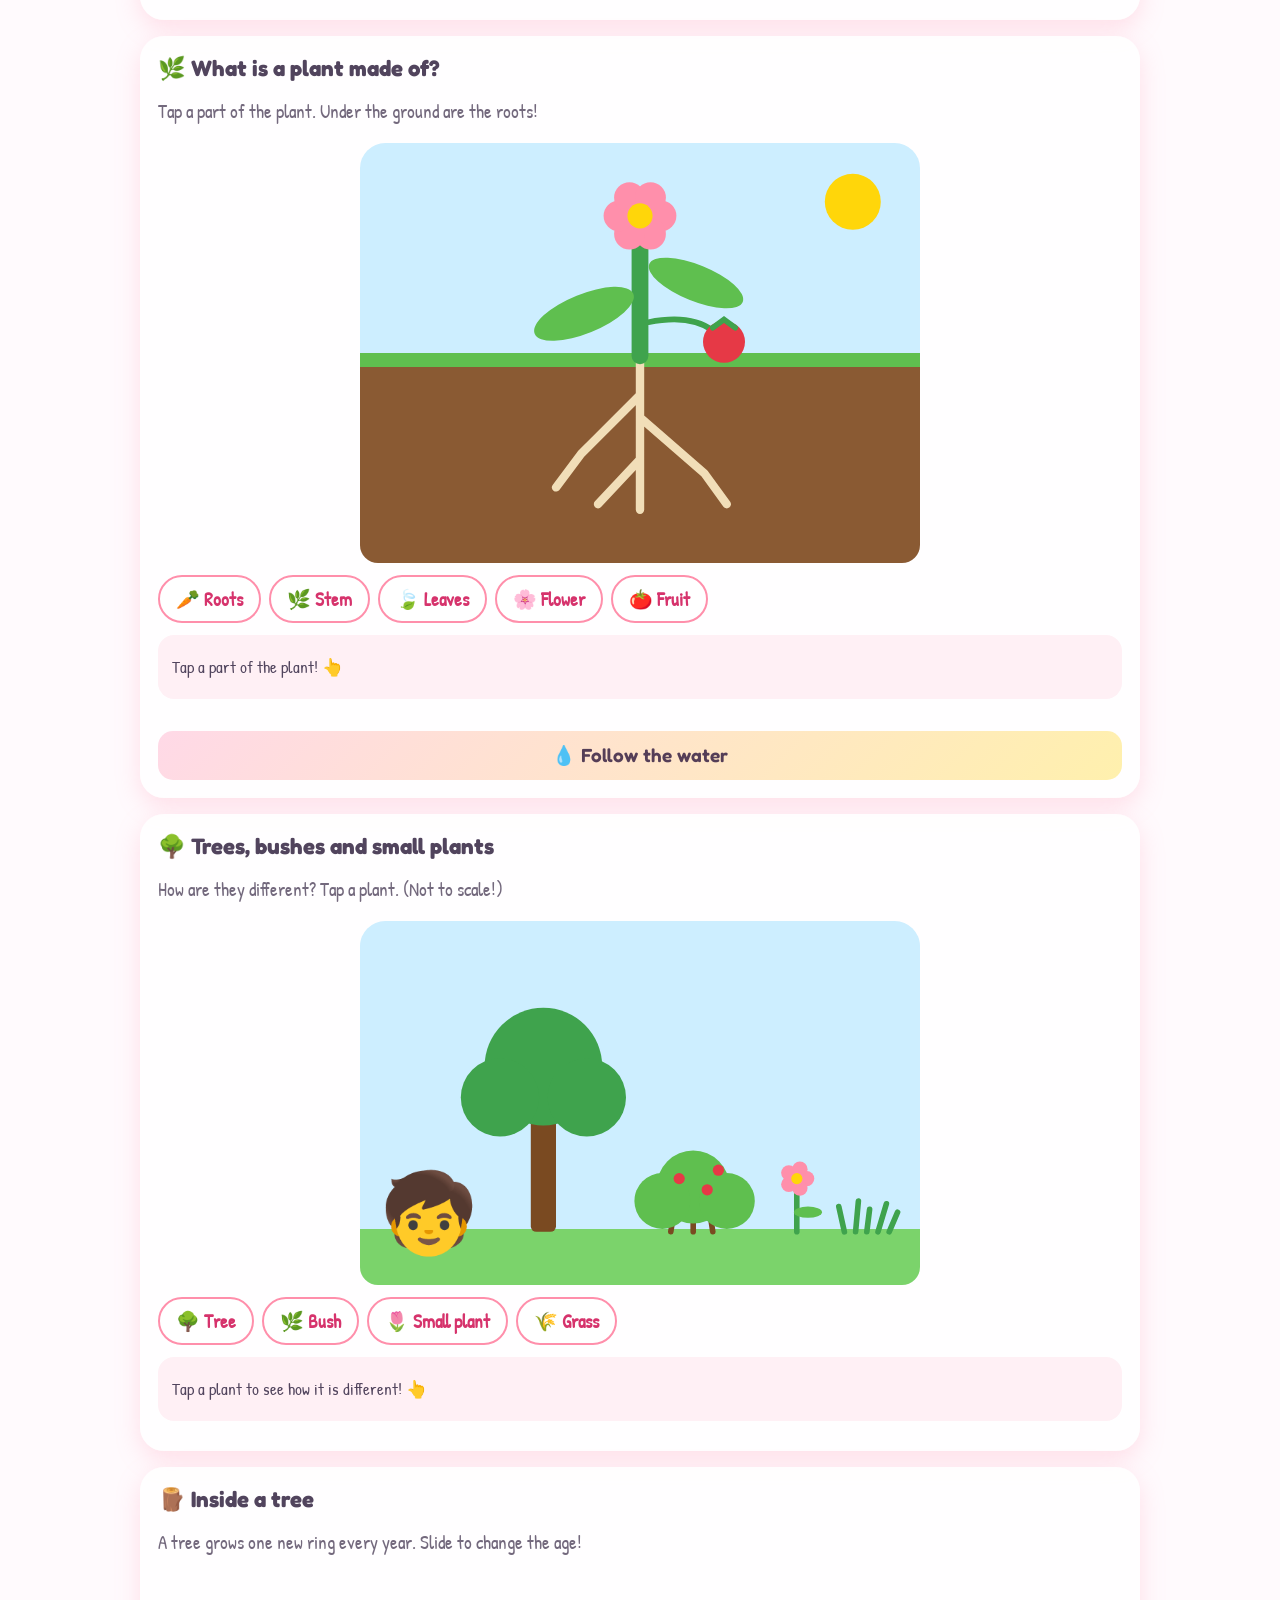
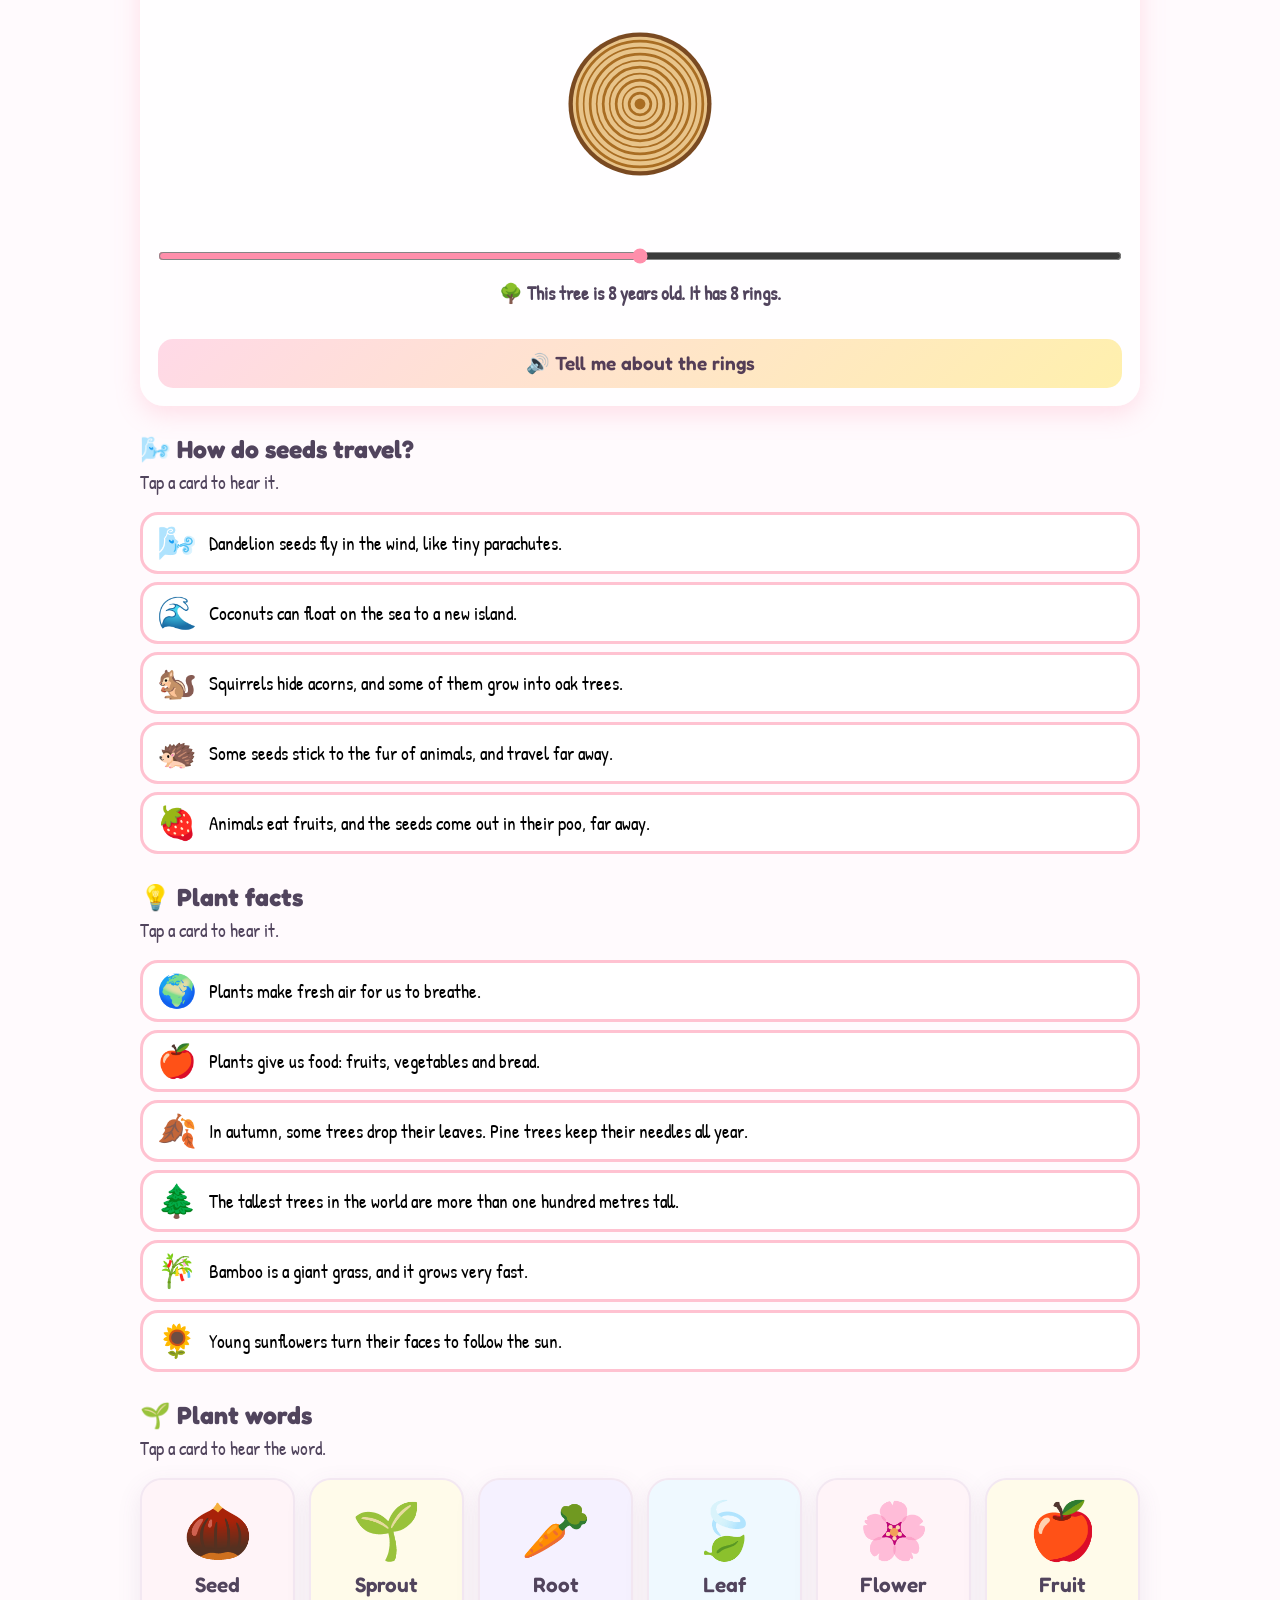
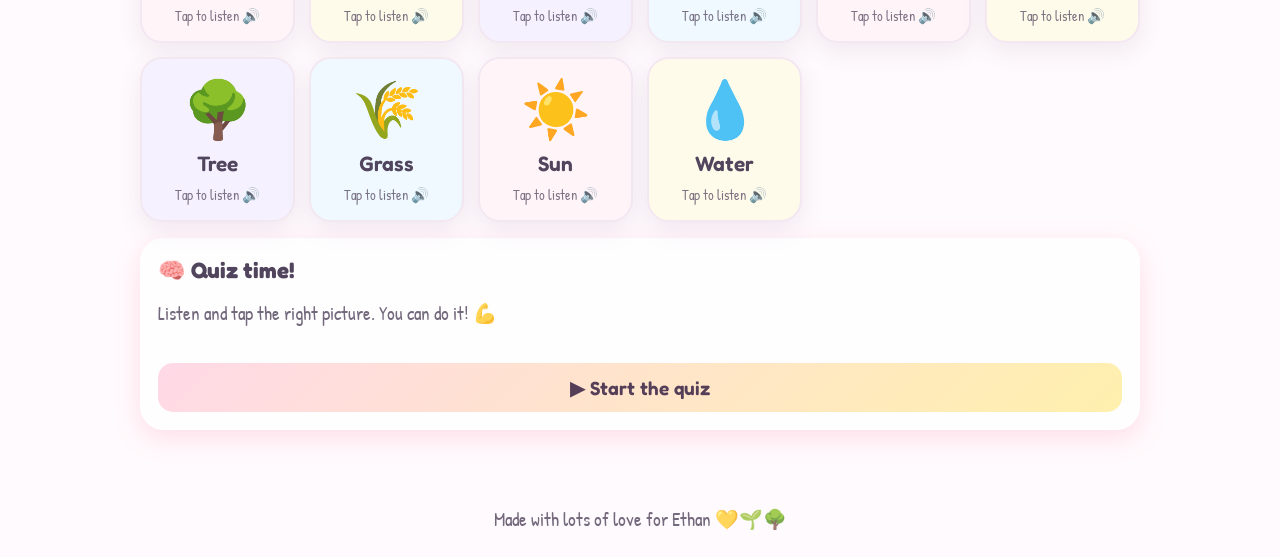
<file: lessons/plants.html>
<!DOCTYPE html>
<html lang="en">
<head>
  <meta charset="UTF-8">
  <meta name="viewport" content="width=device-width, initial-scale=1">
  <meta name="theme-color" content="#fff5f8">
  <title>Lesson 10: From Seed to Tree 🌱 - Ethan's Life</title>
  <link rel="stylesheet" href="/style.css">
  <link rel="preconnect" href="https://fonts.googleapis.com">
  <link rel="preconnect" href="https://fonts.gstatic.com" crossorigin>
  <link href="https://fonts.googleapis.com/css2?family=Fredoka:wght@400;500;600;700&family=Patrick+Hand&display=swap" rel="stylesheet">
  <style>
    /* Strona nigdy nie przesuwa się na boki (żeby po prawej nie było białego tła) */
    html, body { max-width: 100%; overflow-x: hidden; }
    @supports (overflow: clip) { html, body { overflow-x: clip; } }
    img, svg, video, canvas { max-width: 100%; }
    input, select, textarea, button { max-width: 100%; box-sizing: border-box; }
    emoji-picker { width: 100%; max-width: 100%; }
    .picker-panel { max-width: 100%; overflow-x: auto; }

    [hidden] { display: none !important; }

    .garage-actions { display: flex; flex-wrap: wrap; gap: 10px; margin-top: 14px; }

    /* Lekcje */
    .lesson-card {
      margin: 16px 0;
      padding: 18px;
      border-radius: 24px;
      background: rgba(255, 255, 255, 0.85);
      box-shadow: 0 8px 24px rgba(255, 143, 171, 0.25);
    }

    .lesson-card h3 { margin-top: 0; }
    .lesson-hint { margin-top: -6px; opacity: 0.8; }

    .space-map svg, .mini-svg { display: block; width: 100%; height: auto; }
    .space-map { max-width: 460px; margin: 0 auto; }

    .orbit, .moon-orbit, .spin {
      animation-name: lesson-spin;
      animation-timing-function: linear;
      animation-iteration-count: infinite;
    }

    .orbit { transform-origin: 210px 210px; }
    .body { cursor: pointer; }

    @keyframes lesson-spin { to { transform: rotate(360deg); } }

    .space-caption {
      display: flex;
      align-items: center;
      gap: 12px;
      min-height: 64px;
      margin: 12px 0;
      padding: 10px 14px;
      border-radius: 16px;
      background: #fff0f5;
      font-size: 1.05rem;
    }

    .dot {
      display: inline-block;
      width: 22px;
      height: 22px;
      border-radius: 50%;
      box-shadow: inset -3px -3px 0 rgba(0, 0, 0, 0.18);
    }

    .dot-big { width: 44px; height: 44px; flex: none; }

    .planet-row { display: flex; flex-wrap: wrap; gap: 8px; margin: 10px 0; }

    .planet-chip {
      display: inline-flex;
      align-items: center;
      gap: 8px;
      padding: 8px 14px;
      border: 2px solid #ff8fab;
      border-radius: 999px;
      background: #fff;
      color: #d6336c;
      font: inherit;
      font-weight: 600;
      cursor: pointer;
    }

    .planet-chip:active { transform: scale(0.95); }

    .mini-grid {
      display: grid;
      grid-template-columns: repeat(auto-fit, minmax(260px, 1fr));
      gap: 16px;
    }

    @media (prefers-reduced-motion: reduce) {
      .orbit, .moon-orbit, .spin { animation: none; }
    }

    .lesson-status {
      display: flex;
      flex-wrap: wrap;
      align-items: center;
      justify-content: space-between;
      gap: 12px;
    }

    .lesson-status.done { border: 3px solid #2ecc71; }
    .status-text { font-size: 1.15rem; font-weight: 700; }

    .quiz-head {
      display: flex;
      flex-wrap: wrap;
      align-items: center;
      justify-content: space-between;
      gap: 10px;
      margin-bottom: 12px;
      font-weight: 700;
    }

    .quiz-options { display: flex; flex-wrap: wrap; gap: 12px; }

    .quiz-option {
      flex: 1 1 120px;
      display: flex;
      flex-direction: column;
      align-items: center;
      justify-content: flex-end;
      gap: 8px;
      min-height: 120px;
      padding: 12px;
      border: 3px solid #ffc2d1;
      border-radius: 20px;
      background: #fff;
      font: inherit;
      font-weight: 600;
      cursor: pointer;
    }

    .quiz-option:active { transform: scale(0.96); }
    .quiz-option.right { border-color: #2ecc71; background: #eafff1; }
    .quiz-option.wrong { border-color: #ff6b81; background: #fff0f2; opacity: 0.6; }
    .quiz-icon { font-size: 3rem; line-height: 1; }
    .quiz-result { text-align: center; }
    .quiz-big { font-size: 3.5rem; line-height: 1.2; }

    .space-caption { flex-wrap: wrap; }
    .caption-text { flex: 1; min-width: 210px; }
    .caption-detail { margin: 6px 0 8px; }
    .fact-badges { display: flex; flex-wrap: wrap; gap: 6px; margin: 8px 0 4px; }

    .fact-badge {
      padding: 4px 10px;
      border: 2px solid #ffc2d1;
      border-radius: 999px;
      background: #fff;
      font-size: 0.85rem;
      font-weight: 600;
    }

    .map-legend { margin: 8px 0 0; font-size: 0.9rem; opacity: 0.8; }

    .table-wrap { overflow-x: auto; }
    .facts-table { width: 100%; border-collapse: collapse; }
    .facts-table th, .facts-table td { padding: 10px 8px; text-align: left; white-space: nowrap; }
    .facts-table thead th { border-bottom: 2px solid #ffc2d1; color: #d6336c; }
    .fact-row { cursor: pointer; }
    .fact-row td { border-bottom: 1px solid #ffe0e8; }
    .fact-row:hover { background: #fff0f5; }
    .caption-buttons { display: flex; flex-wrap: wrap; gap: 8px; margin-top: 8px; }

    .chip-row { display: flex; flex-wrap: wrap; gap: 8px; margin: 12px 0; }

    .chip {
      display: inline-flex;
      align-items: center;
      gap: 6px;
      padding: 9px 16px;
      border: 2px solid #ff8fab;
      border-radius: 999px;
      background: #fff;
      color: #d6336c;
      font: inherit;
      font-weight: 600;
      cursor: pointer;
    }

    .chip:active { transform: scale(0.95); }
    .chip.active { background: #ff8fab; color: #fff; }

    .info-box {
      display: flex;
      flex-wrap: wrap;
      align-items: center;
      gap: 12px;
      min-height: 64px;
      margin: 12px 0;
      padding: 10px 14px;
      border-radius: 16px;
      background: #fff0f5;
      font-size: 1.05rem;
    }

    .info-icon { font-size: 2.6rem; line-height: 1; }
    .info-text { flex: 1; min-width: 200px; }

    .fact-card {
      display: flex;
      align-items: center;
      gap: 12px;
      width: 100%;
      margin: 8px 0;
      padding: 12px 14px;
      border: 3px solid #ffc2d1;
      border-radius: 18px;
      background: #fff;
      font: inherit;
      text-align: left;
      cursor: pointer;
    }

    .fact-card:active { transform: scale(0.98); }
    .fact-icon { flex: none; font-size: 2rem; line-height: 1; }

    .scene svg { display: block; width: 100%; max-width: 560px; height: auto; margin: 0 auto; border-radius: 18px; }
    .scene-note { min-height: 1.4em; margin: 10px 0 0; font-weight: 700; text-align: center; }
    .big-slider { width: 100%; margin: 14px 0 4px; accent-color: #ff8fab; }


    /* Lekcja 10: rośliny */
    .plant-part, .kind { cursor: pointer; }
    .plant-part.active, .kind.active { filter: drop-shadow(0 0 4px #ff2a6d) drop-shadow(0 0 6px #ff2a6d); }
    .rain-drop { animation: drop-fall 0.9s linear infinite; }
    @keyframes drop-fall { from { transform: translateY(-30px); opacity: 0; } 30% { opacity: 1; } to { transform: translateY(70px); opacity: 0; } }
    .sway { transform-box: fill-box; transform-origin: 50% 100%; animation: sway 3s ease-in-out infinite alternate; }
    @keyframes sway { to { transform: rotate(2deg); } }
    .rings-view svg { display: block; width: 100%; max-width: 260px; height: auto; margin: 0 auto; }

    @media (prefers-reduced-motion: reduce) {
      .rain-drop, .sway { animation: none; }
    }
  </style>
</head>
<body>
  <header class="hero">
    <div class="hero-inner">
      <p class="eyebrow">Lesson 10</p>
      <h1>From Seed to Tree <span>🌱</span></h1>
      <p>How a seed grows, what a plant is made of, and the difference between trees, bushes and small plants!</p>
      <nav>
        <a href="/">← Back to Ethan's Life</a>
      </nav>
    </div>
  </header>

  <main>
    <div class="lesson-card lesson-status" id="lesson-status">
      <span id="status-text" class="status-text"></span>
      <button id="status-toggle" type="button" class="secondary-button"></button>
    </div>

    <section id="lesson" class="section">
      <div class="lesson-card">
        <h3>🌰 From a seed to a plant</h3>
        <p class="lesson-hint">A seed is a baby plant. Drag the slider to watch it grow, or press the button!</p>
        <div id="grow-view" class="scene"></div>
        <input id="grow-slider" class="big-slider" type="range" min="0" max="100" value="0" aria-label="Make the plant grow">
        <div id="grow-text" class="info-box" aria-live="polite"></div>
        <div class="garage-actions">
          <button id="grow-play" type="button" class="primary-button">▶ Watch the seed grow</button>
          <button id="grow-reset" type="button" class="secondary-button">↺ Start again</button>
          <button type="button" class="secondary-button" onclick="stopSpeaking()">⏹ Stop</button>
        </div>
        <p id="lesson-message" class="form-message" role="status"></p>
      </div>

      <div class="lesson-card">
        <h3>💧☀️ What does a plant need?</h3>
        <p class="lesson-hint">Tap to find out.</p>
        <div id="needs-view" class="scene"><span data-need="none" hidden></span></div>
        <div id="needs-chips" class="chip-row"></div>
        <div id="needs-info" class="info-box" aria-live="polite"></div>
      </div>

      <div class="lesson-card">
        <h3>🌿 What is a plant made of?</h3>
        <p class="lesson-hint">Tap a part of the plant. Under the ground are the roots!</p>
        <div id="parts-view" class="scene"></div>
        <div id="parts-chips" class="chip-row"></div>
        <div id="parts-info" class="info-box" aria-live="polite"></div>
        <div class="garage-actions">
          <button id="water-btn" type="button" class="primary-button">💧 Follow the water</button>
        </div>
      </div>

      <div class="lesson-card">
        <h3>🌳 Trees, bushes and small plants</h3>
        <p class="lesson-hint">How are they different? Tap a plant. (Not to scale!)</p>
        <div id="types-view" class="scene"></div>
        <div id="types-chips" class="chip-row"></div>
        <div id="types-info" class="info-box" aria-live="polite"></div>
      </div>

      <div class="lesson-card">
        <h3>🪵 Inside a tree</h3>
        <p class="lesson-hint">A tree grows one new ring every year. Slide to change the age!</p>
        <div id="rings-view" class="rings-view"></div>
        <input id="rings-slider" class="big-slider" type="range" min="1" max="15" value="8" aria-label="Age of the tree">
        <p id="rings-text" class="scene-note" role="status"></p>
        <div class="garage-actions">
          <button id="rings-say" type="button" class="primary-button">🔊 Tell me about the rings</button>
        </div>
      </div>

      <div class="content-heading">
        <h3>🌬️ How do seeds travel?</h3>
        <p>Tap a card to hear it.</p>
      </div>
      <div id="travel-list"></div>

      <div class="content-heading">
        <h3>💡 Plant facts</h3>
        <p>Tap a card to hear it.</p>
      </div>
      <div id="facts-list"></div>

      <div class="content-heading">
        <h3>🌱 Plant words</h3>
        <p>Tap a card to hear the word.</p>
      </div>
      <div id="plant-words" class="words-grid"></div>

      <div class="lesson-card" id="quiz-card">
        <h3>🧠 Quiz time!</h3>
        <p class="lesson-hint">Listen and tap the right picture. You can do it! 💪</p>
        <div id="quiz-box" class="quiz-box">
          <button id="quiz-start" type="button" class="primary-button">▶ Start the quiz</button>
        </div>
      </div>
    </section>
  </main>

  <footer>Made with lots of love for Ethan 💛🌱🌳</footer>

  <script>
    function showMessage(id, message) {
      document.getElementById(id).textContent = message;
    }

    function speak(text) {
      if (!("speechSynthesis" in window)) {
        showMessage("lesson-message", "Speech is not supported in this browser.");
        return;
      }

      window.speechSynthesis.cancel();

      // Długi tekst mówimy zdanie po zdaniu, bo część przeglądarek ucina zbyt długie wypowiedzi
      const sentences = text.match(/[^.!?]+[.!?]*/g) || [text];

      sentences.forEach(sentence => {
        const part = sentence.trim();
        if (!part) return;

        const utterance = new SpeechSynthesisUtterance(part);
        utterance.lang = "en-US";
        utterance.rate = 0.8;
        window.speechSynthesis.speak(utterance);
      });
    }

    function stopSpeaking() {
      if ("speechSynthesis" in window) window.speechSynthesis.cancel();
    }

    // --- Postęp lekcji (zapisany na tym urządzeniu) ---

    const LESSON_ID = "plants";
    const PROGRESS_KEY = "ethanLessons";

    function readProgress() {
      try {
        return JSON.parse(localStorage.getItem(PROGRESS_KEY) || "{}") || {};
      } catch {
        return {};
      }
    }

    function setProgress(update) {
      const all = readProgress();
      all[LESSON_ID] = { ...(all[LESSON_ID] || {}), ...update };

      try {
        localStorage.setItem(PROGRESS_KEY, JSON.stringify(all));
      } catch {}
    }

    const statusCard = document.getElementById("lesson-status");
    const statusText = document.getElementById("status-text");
    const statusToggle = document.getElementById("status-toggle");

    function renderStatus() {
      const progress = readProgress()[LESSON_ID] || {};
      const done = Boolean(progress.done);

      statusText.textContent = done
        ? "✅ Lesson done! " + "⭐".repeat(Math.min(progress.stars || 0, 3))
        : "🔲 Not done yet";
      statusToggle.textContent = done ? "↩ Mark as not done" : "✅ Mark as done";
      statusCard.classList.toggle("done", done);
    }

    statusToggle.addEventListener("click", () => {
      const progress = readProgress()[LESSON_ID] || {};
      setProgress({ done: !progress.done });
      renderStatus();
    });

    renderStatus();

    // --- Lekcja 10: rośliny ---

    const $ = id => document.getElementById(id);
    const clamp01 = v => Math.min(1, Math.max(0, v));

    function buttonsFor(speakText) {
      const buttons = document.createElement("div");
      buttons.className = "caption-buttons";

      const again = document.createElement("button");
      again.type = "button";
      again.className = "secondary-button";
      again.textContent = "🔊 Tell me again";
      again.addEventListener("click", () => speak(speakText));

      const stop = document.createElement("button");
      stop.type = "button";
      stop.className = "secondary-button";
      stop.textContent = "⏹ Stop";
      stop.addEventListener("click", stopSpeaking);

      buttons.append(again, stop);
      return buttons;
    }

    function fillInfo(box, icon, title, lines, speakText) {
      box.replaceChildren();

      const iconEl = document.createElement("span");
      iconEl.className = "info-icon";
      iconEl.textContent = icon;

      const text = document.createElement("div");
      text.className = "info-text";

      const titleEl = document.createElement("strong");
      titleEl.textContent = title;
      text.appendChild(titleEl);

      lines.forEach(line => {
        const div = document.createElement("div");
        div.textContent = line;
        text.appendChild(div);
      });

      text.appendChild(buttonsFor(speakText));
      box.append(iconEl, text);
    }

    function addFactCards(list, items) {
      items.forEach(([icon, text]) => {
        const card = document.createElement("button");
        card.type = "button";
        card.className = "fact-card";

        const iconEl = document.createElement("span");
        iconEl.className = "fact-icon";
        iconEl.textContent = icon;

        const textEl = document.createElement("span");
        textEl.textContent = text;

        card.append(iconEl, textEl);
        card.addEventListener("click", () => speak(text));
        list.appendChild(card);
      });
    }

    // Wspólna obsługa: przyciski wyboru + ramka z opisem + podświetlanie na rysunku
    function makeExplorer({ view, chips, info, items, selector, attr }) {
      const select = key => {
        const item = items[key];
        view.querySelectorAll(selector).forEach(el => el.classList.toggle("active", el.dataset[attr] === key));
        chips.querySelectorAll(".chip").forEach(chip => chip.classList.toggle("active", chip.dataset.key === key));
        const story = item.name + ". " + item.say + " " + item.fun;
        fillInfo(info, item.icon, item.name, [item.say, "💡 " + item.fun], story);
        speak(story);
      };

      Object.entries(items).forEach(([key, item]) => {
        const chip = document.createElement("button");
        chip.type = "button";
        chip.className = "chip";
        chip.dataset.key = key;
        chip.textContent = item.icon + " " + item.name;
        chip.addEventListener("click", () => select(key));
        chips.appendChild(chip);
      });

      view.querySelectorAll(selector).forEach(el => el.addEventListener("click", () => select(el.dataset[attr])));
      return select;
    }

    // --- Od nasionka do rośliny ---

    $("grow-view").innerHTML = `<svg viewBox="0 0 400 260" xmlns="http://www.w3.org/2000/svg" role="img" aria-label="A seed grows into a plant">
      <rect width="400" height="260" rx="18" fill="#cdeeff"/>
      <circle cx="350" cy="40" r="22" fill="#ffd60a"/>
      <rect y="130" width="400" height="130" fill="#8a5a33"/>
      <rect y="130" width="400" height="10" fill="#5fbf4f"/>
      <g id="rain" style="opacity:0">
        ${[150, 175, 200, 225, 250].map((x, i) => `<rect class="rain-drop" x="${x}" y="60" width="3" height="12" rx="2" fill="#4aa3df" style="animation-delay:-${i * 0.18}s"/>`).join("")}
      </g>
      <path id="g-root" fill="none" stroke="#f1deb8" stroke-width="4" stroke-linecap="round"/>
      <path id="g-stem" fill="none" stroke="#3fa34d" stroke-width="7" stroke-linecap="round"/>
      <ellipse id="g-seed" cx="200" cy="180" rx="11" ry="15" fill="#c98e4b" stroke="#8d5f2a" stroke-width="2"/>
      <g id="g-leaves"></g>
      <g id="g-flower"></g>
      <g id="g-fruit"></g>
    </svg>`;

    const GROW_STAGES = [
      [0, "🌰 A seed is a baby plant, sleeping in the soil."],
      [0.12, "💧 The seed drinks water and wakes up. The first root grows down."],
      [0.3, "🌱 A little shoot grows up, to find the light."],
      [0.55, "🍃 Leaves open. They catch the sunlight."],
      [0.8, "🌸 A flower opens. Bees come to visit."],
      [0.95, "🍅 The flower becomes a fruit, with new seeds inside!"]
    ];

    const GROW_STORY = "A seed is a baby plant. With water, sun and soil, it grows roots, a stem, leaves and a flower. The flower makes a fruit with new seeds inside!";
    const growSlider = $("grow-slider");
    let growFrame = null;

    function renderGrow(t) {
      $("g-seed").style.opacity = 1 - clamp01((t - 0.28) / 0.2);
      $("rain").style.opacity = t > 0.03 && t < 0.28 ? 1 : 0;

      const root = clamp01((t - 0.08) / 0.3);
      $("g-root").setAttribute("d", root > 0
        ? `M200 188 L200 ${188 + 66 * root} M200 ${190 + 18 * root} L${200 - 38 * root} ${190 + 42 * root} M200 ${196 + 22 * root} L${200 + 38 * root} ${196 + 46 * root}`
        : "");

      const s = clamp01((t - 0.22) / 0.5);
      const top = 180 - s * 135;
      $("g-stem").setAttribute("d", s > 0 ? `M200 182 L200 ${top}` : "");

      const l = clamp01((t - 0.5) / 0.25);
      $("g-leaves").innerHTML = l > 0
        ? `<ellipse cx="174" cy="${top + 34}" rx="${28 * l}" ry="${11 * l}" fill="#5fbf4f" transform="rotate(-25 174 ${top + 34})"/>
           <ellipse cx="226" cy="${top + 50}" rx="${28 * l}" ry="${11 * l}" fill="#5fbf4f" transform="rotate(25 226 ${top + 50})"/>`
        : "";

      const f = clamp01((t - 0.78) / 0.15);
      const fade = 1 - clamp01((t - 0.93) / 0.05);
      let petals = "";

      if (f > 0) {
        for (let i = 0; i < 6; i++) {
          const a = Math.PI / 3 * i;
          petals += `<circle cx="${(200 + Math.cos(a) * 12 * f).toFixed(1)}" cy="${(top - 4 + Math.sin(a) * 12 * f).toFixed(1)}" r="${9 * f}" fill="#ff8fab"/>`;
        }
        petals += `<circle cx="200" cy="${top - 4}" r="${7 * f}" fill="#ffd60a"/>`;
      }

      $("g-flower").innerHTML = petals;
      $("g-flower").style.opacity = fade;

      const u = clamp01((t - 0.93) / 0.07);
      $("g-fruit").innerHTML = u > 0
        ? `<circle cx="200" cy="${top + 2}" r="${13 * u}" fill="#e63946"/><path d="M${200 - 6 * u} ${top - 10 * u} L200 ${top - 14 * u} L${200 + 6 * u} ${top - 10 * u}" stroke="#3fa34d" stroke-width="4" fill="none" stroke-linecap="round"/>`
        : "";

      let text = GROW_STAGES[0][1];
      GROW_STAGES.forEach(([from, label]) => { if (t >= from) text = label; });
      $("grow-text").textContent = text;
    }

    growSlider.addEventListener("input", () => {
      cancelAnimationFrame(growFrame);
      renderGrow(growSlider.value / 100);
    });

    $("grow-play").addEventListener("click", () => {
      cancelAnimationFrame(growFrame);
      growSlider.value = 0;
      renderGrow(0);
      speak(GROW_STORY);
      const start = performance.now();

      const step = now => {
        const t = Math.min(1, (now - start) / 9000);
        growSlider.value = Math.round(t * 100);
        renderGrow(t);
        if (t < 1) growFrame = requestAnimationFrame(step);
      };

      growFrame = requestAnimationFrame(step);
    });

    $("grow-reset").addEventListener("click", () => {
      cancelAnimationFrame(growFrame);
      growSlider.value = 0;
      renderGrow(0);
    });

    renderGrow(0);

    makeExplorer({
      view: $("needs-view"), chips: $("needs-chips"), info: $("needs-info"), selector: "[data-need]", attr: "need",
      items: {
        water: { name: "Water", icon: "💧", say: "A seed needs water to wake up and grow.", fun: "Plants drink water with their roots." },
        sun: { name: "Sunlight", icon: "☀️", say: "A plant needs sunlight to make its food.", fun: "Leaves catch the light." },
        soil: { name: "Soil", icon: "🪴", say: "Soil holds the roots and gives the plant food.", fun: "Good soil is dark and soft." },
        air: { name: "Air", icon: "💨", say: "Plants need air, too.", fun: "Plants also make fresh air for us." }
      }
    });

    $("needs-info").textContent = "What does a plant need? Tap one! 👆";

    // --- Z czego zbudowana jest roślina ---

    $("parts-view").innerHTML = `<svg viewBox="0 0 400 300" xmlns="http://www.w3.org/2000/svg" role="img" aria-label="The parts of a plant">
      <rect width="400" height="300" rx="18" fill="#cdeeff"/>
      <circle cx="352" cy="42" r="20" fill="#ffd60a"/>
      <rect y="150" width="400" height="150" fill="#8a5a33"/>
      <rect y="150" width="400" height="10" fill="#5fbf4f"/>
      <g class="plant-part" data-part="roots">
        <path d="M200 156 L200 262 M200 180 L158 222 M200 196 L246 236 M200 226 L170 258 M158 222 L140 246 M246 236 L262 258" stroke="#f1deb8" stroke-width="6" stroke-linecap="round" fill="none"/>
        <polygon points="130,162 270,162 280,282 120,282" fill="transparent"/>
      </g>
      <g class="plant-part" data-part="stem"><rect x="194" y="62" width="12" height="96" rx="6" fill="#3fa34d"/><rect x="184" y="62" width="32" height="96" fill="transparent"/></g>
      <g class="plant-part" data-part="leaves">
        <ellipse cx="160" cy="122" rx="38" ry="14" fill="#5fbf4f" transform="rotate(-22 160 122)"/>
        <ellipse cx="240" cy="100" rx="36" ry="13" fill="#5fbf4f" transform="rotate(22 240 100)"/>
      </g>
      <g class="plant-part" data-part="fruit">
        <path d="M206 128 Q236 122 252 134" stroke="#3fa34d" stroke-width="4" fill="none" stroke-linecap="round"/>
        <circle cx="260" cy="142" r="15" fill="#e63946"/><path d="M252 132 L260 126 L268 132" stroke="#3fa34d" stroke-width="4" fill="none" stroke-linecap="round"/>
      </g>
      <g class="plant-part" data-part="flower">
        ${[0, 1, 2, 3, 4, 5].map(i => `<circle cx="${(200 + Math.cos(Math.PI / 3 * i) * 15).toFixed(1)}" cy="${(52 + Math.sin(Math.PI / 3 * i) * 15).toFixed(1)}" r="11" fill="#ff8fab"/>`).join("")}
        <circle cx="200" cy="52" r="9" fill="#ffd60a"/>
      </g>
      <g id="water-layer"></g>
    </svg>`;

    const PARTS = {
      roots: { name: "Roots", icon: "🥕", say: "The roots grow under the ground. They drink water from the soil, and they hold the plant, so it does not fall over.", fun: "Some roots, like carrots, are good to eat." },
      stem: { name: "Stem", icon: "🌿", say: "The stem holds the plant up. It carries water from the roots to the leaves.", fun: "It works like a drinking straw." },
      leaves: { name: "Leaves", icon: "🍃", say: "The leaves catch sunlight. With sunlight, they make food for the plant.", fun: "Leaves are green because of a special green stuff inside them." },
      flower: { name: "Flower", icon: "🌸", say: "The flower makes seeds. It has pretty colours and a sweet smell, so bees come to visit.", fun: "Bees carry pollen from flower to flower." },
      fruit: { name: "Fruit", icon: "🍅", say: "The fruit grows after the flower. It keeps the seeds safe.", fun: "Apples and tomatoes are fruits." }
    };

    makeExplorer({
      view: $("parts-view"), chips: $("parts-chips"), info: $("parts-info"), selector: ".plant-part", attr: "part", items: PARTS
    });

    $("parts-info").textContent = "Tap a part of the plant! 👆";

    let waterBusy = false;

    $("water-btn").addEventListener("click", () => {
      if (waterBusy) return;
      waterBusy = true;

      const layer = $("water-layer");
      speak("The roots drink water from the soil. The water goes up the stem, to the leaves.");

      for (let i = 0; i < 8; i++) {
        const dot = document.createElementNS("http://www.w3.org/2000/svg", "circle");
        dot.setAttribute("cx", 200 + (i % 2 ? 3 : -3));
        dot.setAttribute("cy", 250);
        dot.setAttribute("r", 5);
        dot.setAttribute("fill", "#3a86ff");
        layer.appendChild(dot);

        if (dot.animate) {
          dot.animate([
            { transform: "translateY(0px)", opacity: 0 },
            { opacity: 1, offset: 0.15 },
            { transform: "translateY(-160px)", opacity: 1, offset: 0.85 },
            { transform: "translateY(-175px)", opacity: 0 }
          ], { duration: 3200, delay: i * 380, easing: "ease-in-out", fill: "forwards" });
        }
      }

      setTimeout(() => {
        layer.replaceChildren();
        waterBusy = false;
      }, 3200 + 8 * 380 + 100);
    });

    // --- Drzewa, krzewy i małe rośliny ---

    $("types-view").innerHTML = `<svg viewBox="0 0 400 260" xmlns="http://www.w3.org/2000/svg" role="img" aria-label="A tree, a bush, a small flower and grass next to a child">
      <rect width="400" height="260" rx="18" fill="#cdeeff"/>
      <rect y="220" width="400" height="40" fill="#7bd36b"/>
      <text x="14" y="228" font-size="56">🧒</text>
      <g class="kind" data-kind="tree">
        <rect x="122" y="130" width="18" height="92" rx="4" fill="#7a4a21"/>
        <circle cx="131" cy="104" r="42" fill="#3fa34d"/><circle cx="100" cy="126" r="28" fill="#3fa34d"/><circle cx="162" cy="126" r="28" fill="#3fa34d"/>
        <rect x="84" y="50" width="94" height="176" fill="transparent"/>
      </g>
      <g class="kind" data-kind="bush">
        <path d="M222 222 L226 196 M238 222 L238 190 M252 222 L248 196" stroke="#7a4a21" stroke-width="4" fill="none" stroke-linecap="round"/>
        <circle cx="238" cy="190" r="26" fill="#5fbf4f"/><circle cx="216" cy="200" r="20" fill="#5fbf4f"/><circle cx="262" cy="200" r="20" fill="#5fbf4f"/>
        <circle cx="228" cy="184" r="4" fill="#e63946"/><circle cx="248" cy="192" r="4" fill="#e63946"/><circle cx="256" cy="178" r="4" fill="#e63946"/>
        <rect x="194" y="160" width="86" height="64" fill="transparent"/>
      </g>
      <g class="kind" data-kind="flower">
        <path d="M312 222 L312 190" stroke="#3fa34d" stroke-width="4" stroke-linecap="round"/>
        <ellipse cx="320" cy="208" rx="10" ry="4" fill="#5fbf4f"/>
        ${[0, 1, 2, 3, 4].map(i => `<circle cx="${(312 + Math.cos(Math.PI * 2 / 5 * i) * 7).toFixed(1)}" cy="${(184 + Math.sin(Math.PI * 2 / 5 * i) * 7).toFixed(1)}" r="5.5" fill="#ff8fab"/>`).join("")}
        <circle cx="312" cy="184" r="4" fill="#ffd60a"/>
        <rect x="292" y="166" width="42" height="58" fill="transparent"/>
      </g>
      <g class="kind" data-kind="grass">
        <path d="M346 222 L342 204 M354 222 L356 200 M362 222 L364 206 M370 222 L376 202 M378 222 L384 208" stroke="#3fa34d" stroke-width="4" fill="none" stroke-linecap="round"/>
        <rect x="336" y="194" width="58" height="30" fill="transparent"/>
      </g>
    </svg>`;

    makeExplorer({
      view: $("types-view"), chips: $("types-chips"), info: $("types-info"), selector: ".kind", attr: "kind",
      items: {
        tree: { name: "Tree", icon: "🌳", say: "A tree is tall. It has one thick, woody trunk, and branches high up. Trees live for many years.", fun: "Examples: an oak, an apple tree and a pine." },
        bush: { name: "Bush", icon: "🌿", say: "A bush is not as tall as a tree. It has many woody stems that start at the ground, and no big trunk.", fun: "Examples: a rose bush, a blackberry bush and a hedge." },
        flower: { name: "Small plant", icon: "🌷", say: "A small plant has soft green stems. It is small, and often lives for just one year.", fun: "Examples: a daisy, a tulip and mint." },
        grass: { name: "Grass", icon: "🌾", say: "Grass has thin green leaves. It grows from the bottom, so it keeps growing when we cut it.", fun: "A lawn is made of lots of little grass plants." }
      }
    });

    $("types-info").textContent = "Tap a plant to see how it is different! 👆";

    // --- Słoje drzewa ---

    function renderRings(age) {
      let s = `<svg viewBox="0 0 240 240" xmlns="http://www.w3.org/2000/svg" role="img" aria-label="A tree trunk with ${age} rings">
        <circle cx="120" cy="120" r="${12 + 6 * age + 6}" fill="#7a4a21"/>
        <circle cx="120" cy="120" r="${12 + 6 * age + 2}" fill="#e8c48a"/>`;

      for (let i = age; i >= 0; i--) {
        s += `<circle cx="120" cy="120" r="${12 + 6 * i - 2}" fill="none" stroke="#a96d22" stroke-width="${i % 2 ? 1.5 : 2.5}"/>`;
      }

      s += `<circle cx="120" cy="120" r="5" fill="#a96d22"/></svg>`;
      $("rings-view").innerHTML = s;
      $("rings-text").textContent = "🌳 This tree is " + age + (age === 1 ? " year" : " years") + " old. It has " + age + (age === 1 ? " ring." : " rings.");
    }

    $("rings-slider").addEventListener("input", () => renderRings(Number($("rings-slider").value)));

    $("rings-say").addEventListener("click", () => {
      const age = Number($("rings-slider").value);
      speak("Look inside a tree trunk. Every year, a tree grows one new ring. Count the rings to see how old the tree is. This tree has " + age + " rings, so it is " + age + " years old.");
    });

    renderRings(Number($("rings-slider").value));

    // --- Ciekawostki ---

    addFactCards($("travel-list"), [
      ["🌬️", "Dandelion seeds fly in the wind, like tiny parachutes."],
      ["🌊", "Coconuts can float on the sea to a new island."],
      ["🐿️", "Squirrels hide acorns, and some of them grow into oak trees."],
      ["🦔", "Some seeds stick to the fur of animals, and travel far away."],
      ["🍓", "Animals eat fruits, and the seeds come out in their poo, far away."]
    ]);

    addFactCards($("facts-list"), [
      ["🌍", "Plants make fresh air for us to breathe."],
      ["🍎", "Plants give us food: fruits, vegetables and bread."],
      ["🍂", "In autumn, some trees drop their leaves. Pine trees keep their needles all year."],
      ["🌲", "The tallest trees in the world are more than one hundred metres tall."],
      ["🎋", "Bamboo is a giant grass, and it grows very fast."],
      ["🌻", "Young sunflowers turn their faces to follow the sun."]
    ]);

    // --- Słowa ---

    const WORDS = [
      ["🌰", "Seed"], ["🌱", "Sprout"], ["🥕", "Root"], ["🍃", "Leaf"], ["🌸", "Flower"],
      ["🍎", "Fruit"], ["🌳", "Tree"], ["🌾", "Grass"], ["☀️", "Sun"], ["💧", "Water"]
    ];

    WORDS.forEach(([emoji, word]) => {
      const card = document.createElement("button");
      card.type = "button";
      card.className = "word-card";
      card.setAttribute("aria-label", "Hear " + word);

      const icon = document.createElement("span");
      icon.className = "word-emoji";
      icon.textContent = emoji;

      const name = document.createElement("span");
      name.className = "word-english";
      name.textContent = word;

      const hint = document.createElement("span");
      hint.className = "word-hint";
      hint.textContent = "Tap to listen 🔊";

      card.append(icon, name, hint);
      card.addEventListener("click", () => speak(word));
      $("plant-words").appendChild(card);
    });

    // --- Pytania do quizu ---

    const QUIZ_LENGTH = 5;
    const QUIZ_POOL = [
      { say: "What does a seed need to grow?", options: [
        { icon: "💧", label: "Water", correct: true }, { icon: "🍫", label: "Chocolate" }, { icon: "🧸", label: "Toys" }] },
      { say: "Which part of a plant is under the ground?", options: [
        { icon: "🥕", label: "Roots", correct: true }, { icon: "🌸", label: "Flower" }, { icon: "🍃", label: "Leaves" }] },
      { say: "Which part of a plant catches the sunlight?", options: [
        { icon: "🍃", label: "Leaves", correct: true }, { icon: "🥕", label: "Roots" }, { icon: "🌰", label: "Seed" }] },
      { say: "Which part of a plant makes the seeds?", options: [
        { icon: "🌸", label: "Flower", correct: true }, { icon: "🥕", label: "Roots" }, { icon: "🍃", label: "Leaves" }] },
      { say: "What comes first, the seed or the big tree?", options: [
        { icon: "🌰", label: "Seed", correct: true }, { icon: "🌳", label: "Big tree" }] },
      { say: "Which one is the tallest?", options: [
        { icon: "🌳", label: "Tree", correct: true }, { icon: "🌷", label: "Small flower" }, { icon: "🌾", label: "Grass" }] },
      { say: "Which one is a tree?", options: [
        { icon: "🌳", label: "Tree", correct: true }, { icon: "🌷", label: "Tulip" }, { icon: "🌾", label: "Grass" }] },
      { say: "Which plant has many stems and no big trunk?", options: [
        { icon: "🌿", label: "Bush", correct: true }, { icon: "🌳", label: "Tree" }, { icon: "🌾", label: "Grass" }] },
      { say: "How do dandelion seeds travel?", options: [
        { icon: "🌬️", label: "In the wind", correct: true }, { icon: "🚗", label: "In a car" }, { icon: "🐟", label: "With fish" }] },
      { say: "A tree has rings inside. What do the rings show?", options: [
        { icon: "📅", label: "How old it is", correct: true }, { icon: "🎨", label: "Its colour" }, { icon: "🔊", label: "Its sound" }] },
      { say: "Which one is a fruit?", options: [
        { icon: "🍎", label: "Apple", correct: true }, { icon: "🪨", label: "Stone" }, { icon: "🧱", label: "Brick" }] },
      { say: "What do roots do?", options: [
        { icon: "💧", label: "Drink water", correct: true }, { icon: "📞", label: "Make phone calls" }, { icon: "🎵", label: "Sing songs" }] },
      { say: "Who visits flowers and carries pollen?", options: [
        { icon: "🐝", label: "Bee", correct: true }, { icon: "🐟", label: "Fish" }, { icon: "🐧", label: "Penguin" }] }
    ];

    const quizBox = document.getElementById("quiz-box");
    let quiz = null;

    function shuffle(list) {
      const copy = [...list];

      for (let i = copy.length - 1; i > 0; i--) {
        const j = Math.floor(Math.random() * (i + 1));
        [copy[i], copy[j]] = [copy[j], copy[i]];
      }

      return copy;
    }

    function optionButton(option, onPick) {
      const button = document.createElement("button");
      button.type = "button";
      button.className = "quiz-option";

      const icon = document.createElement("span");
      icon.className = "quiz-icon";

      if (option.dot) {
        icon.classList.add("dot");
        icon.style.background = option.dot;
        icon.style.width = icon.style.height = option.size + "px";
      } else {
        icon.textContent = option.icon;
      }

      const label = document.createElement("span");
      label.textContent = option.label;

      button.append(icon, label);
      button.addEventListener("click", () => onPick(button));
      return button;
    }

    function startQuiz() {
      quiz = {
        questions: shuffle(QUIZ_POOL).slice(0, QUIZ_LENGTH),
        index: 0,
        firstTry: 0,
        missed: false,
        locked: false
      };

      showQuestion();
    }

    function showQuestion() {
      const question = quiz.questions[quiz.index];
      quiz.missed = false;
      quiz.locked = false;

      const head = document.createElement("div");
      head.className = "quiz-head";

      const counter = document.createElement("span");
      counter.textContent = "Question " + (quiz.index + 1) + " of " + quiz.questions.length;

      const replay = document.createElement("button");
      replay.type = "button";
      replay.className = "secondary-button";
      replay.textContent = "🔊 Listen again";
      replay.addEventListener("click", () => speak(question.say));

      head.append(counter, replay);

      const options = document.createElement("div");
      options.className = "quiz-options";

      const feedback = document.createElement("p");
      feedback.id = "quiz-feedback";
      feedback.className = "form-message";
      feedback.setAttribute("role", "status");

      shuffle(question.options).forEach(option => {
        options.appendChild(optionButton(option, button => answer(option, button, question, feedback)));
      });

      quizBox.replaceChildren(head, options, feedback);
      speak(question.say);
    }

    function answer(option, button, question, feedback) {
      if (quiz.locked) return;

      if (option.correct) {
        quiz.locked = true;
        if (!quiz.missed) quiz.firstTry++;

        button.classList.add("right");
        feedback.textContent = "🎉 Yes!";
        speak("Yes! Great job!");

        setTimeout(() => {
          quiz.index++;

          if (quiz.index < quiz.questions.length) showQuestion();
          else finishQuiz();
        }, 1500);

        return;
      }

      quiz.missed = true;
      button.classList.add("wrong");
      button.disabled = true;
      feedback.textContent = "Try again! 💫";
      speak("Try again. " + question.say);
    }

    function finishQuiz() {
      const total = quiz.questions.length;
      const stars = quiz.firstTry >= total - 1 ? 3 : quiz.firstTry >= total - 2 ? 2 : 1;
      const best = Math.max((readProgress()[LESSON_ID] || {}).stars || 0, stars);

      setProgress({ done: true, stars: best });
      renderStatus();

      const result = document.createElement("div");
      result.className = "quiz-result";

      const big = document.createElement("div");
      big.className = "quiz-big";
      big.textContent = "🏆";

      const title = document.createElement("h3");
      title.textContent = "You did it! " + "⭐".repeat(stars);

      const score = document.createElement("p");
      score.textContent = quiz.firstTry + " of " + total + " right on the first try";

      const again = document.createElement("button");
      again.type = "button";
      again.className = "primary-button";
      again.textContent = "🔁 Play again";
      again.addEventListener("click", startQuiz);

      result.append(big, title, score, again);
      quizBox.replaceChildren(result);
      speak("Wow! You did it! Great job!");
    }

    document.getElementById("quiz-start").addEventListener("click", startQuiz);
  </script>
</body>
</html>
</file>
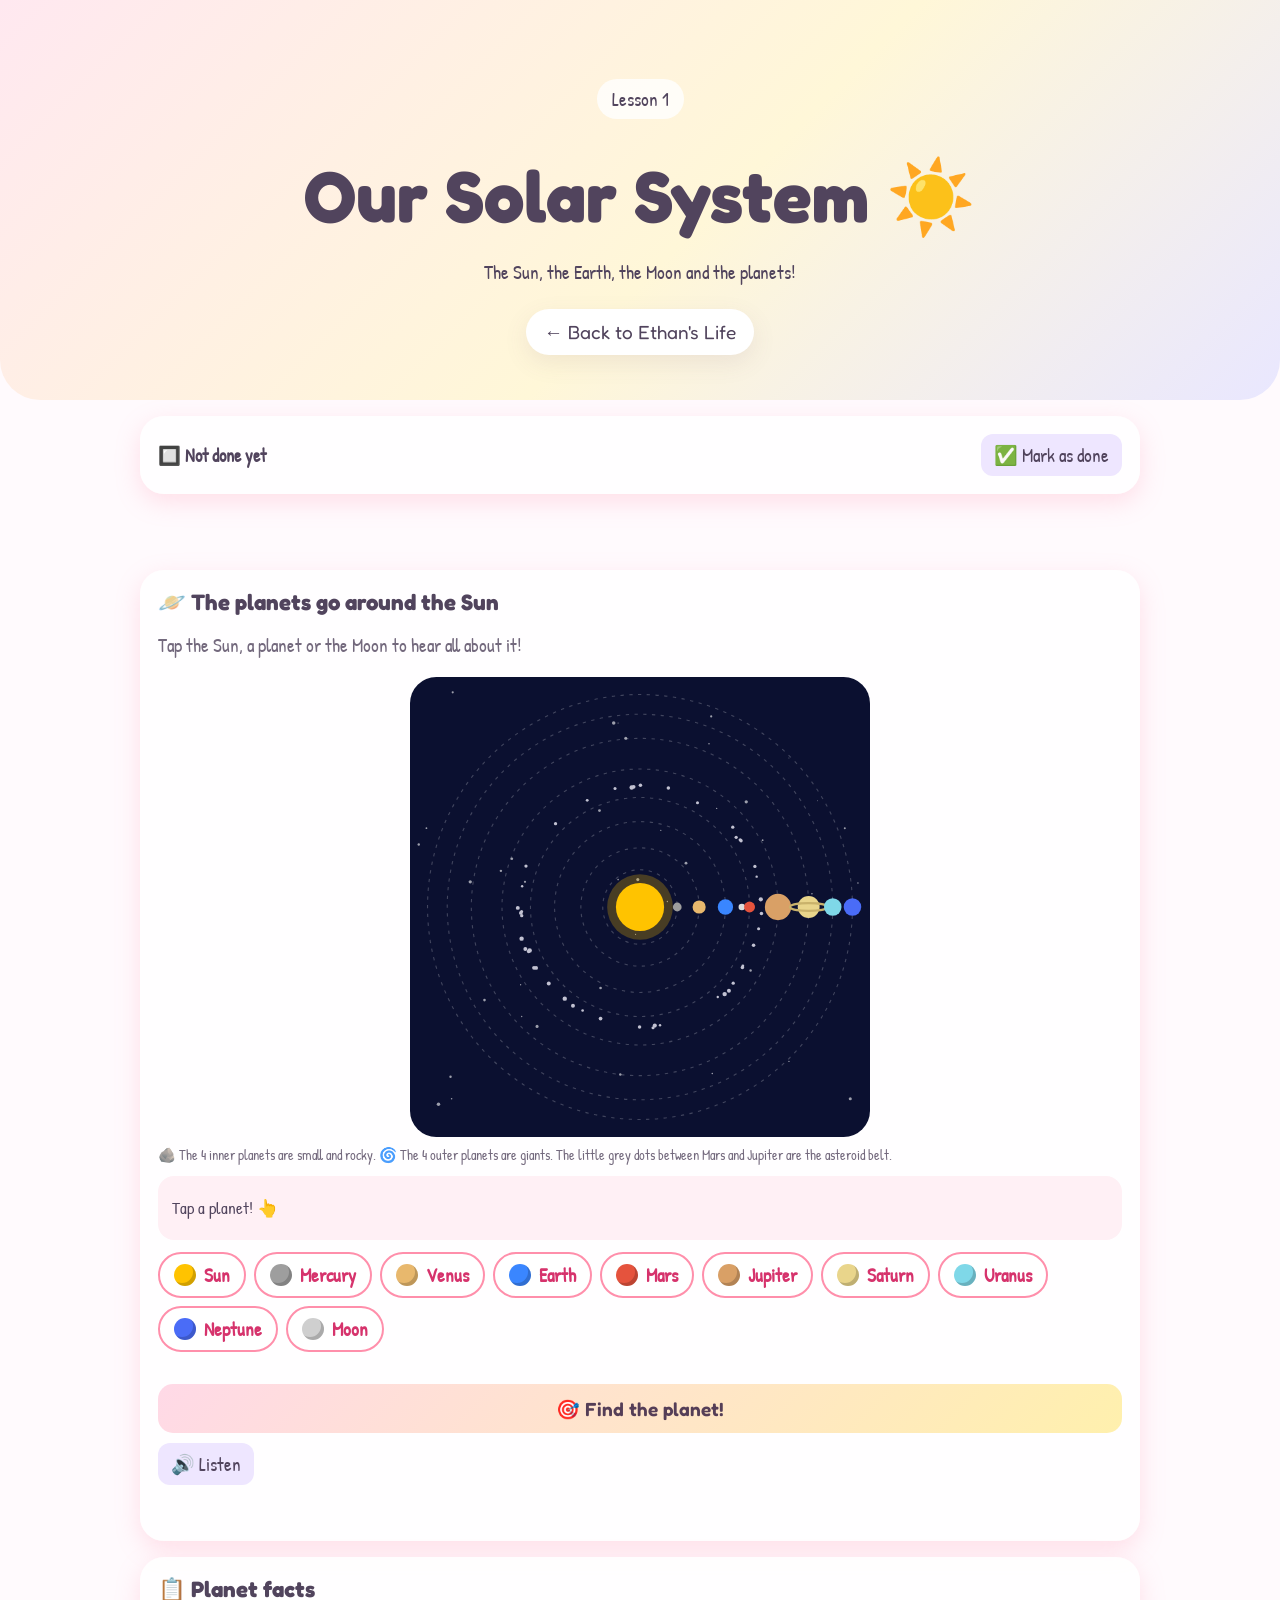
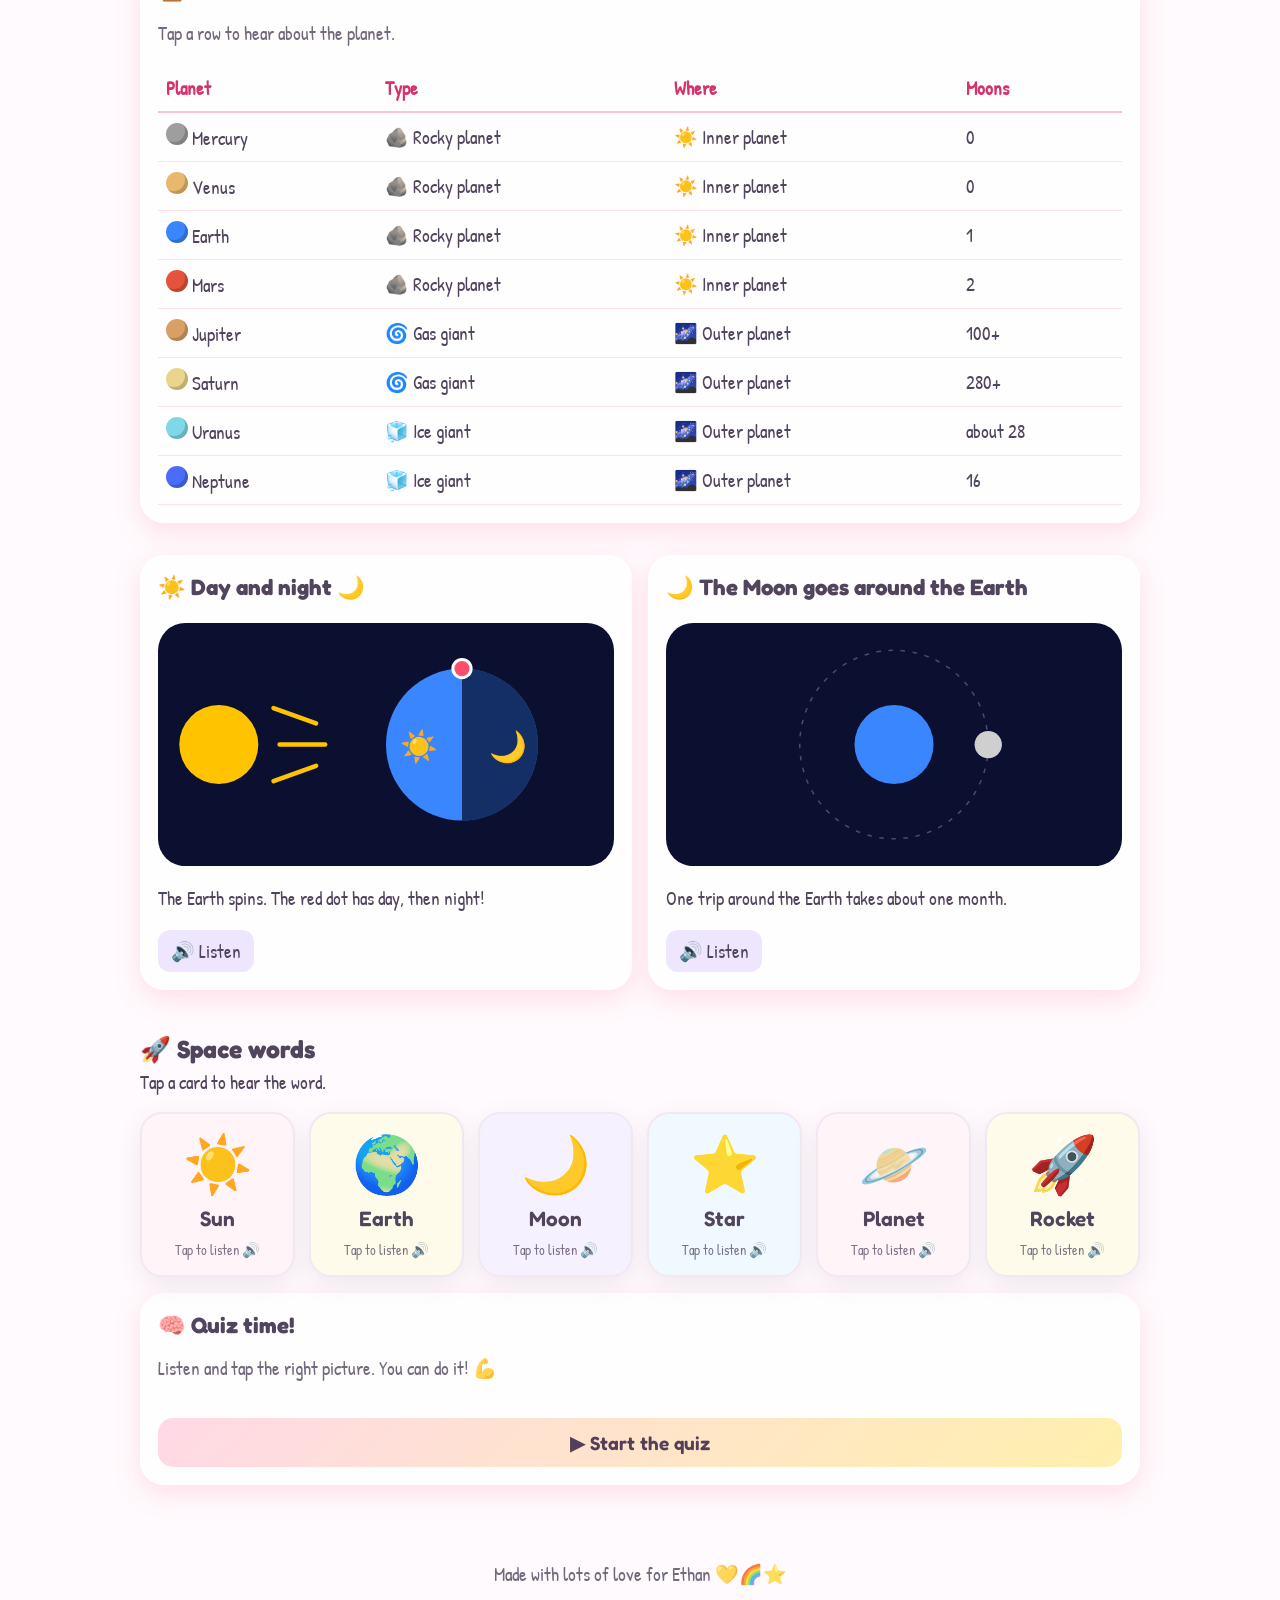
<file: lessons/solar-system.html>
<!DOCTYPE html>
<html lang="en">
<head>
  <meta charset="UTF-8">
  <meta name="viewport" content="width=device-width, initial-scale=1">
  <meta name="theme-color" content="#fff5f8">
  <title>Lesson 1: Our Solar System ☀️ - Ethan's Life</title>
  <link rel="stylesheet" href="/style.css">
  <link rel="preconnect" href="https://fonts.googleapis.com">
  <link rel="preconnect" href="https://fonts.gstatic.com" crossorigin>
  <link href="https://fonts.googleapis.com/css2?family=Fredoka:wght@400;500;600;700&family=Patrick+Hand&display=swap" rel="stylesheet">
  <style>
    [hidden] { display: none !important; }

    .garage-actions { display: flex; flex-wrap: wrap; gap: 10px; margin-top: 14px; }

    /* Lekcje */
    .lesson-card {
      margin: 16px 0;
      padding: 18px;
      border-radius: 24px;
      background: rgba(255, 255, 255, 0.85);
      box-shadow: 0 8px 24px rgba(255, 143, 171, 0.25);
    }

    .lesson-card h3 { margin-top: 0; }
    .lesson-hint { margin-top: -6px; opacity: 0.8; }

    .space-map svg, .mini-svg { display: block; width: 100%; height: auto; }
    .space-map { max-width: 460px; margin: 0 auto; }

    .orbit, .moon-orbit, .spin {
      animation-name: lesson-spin;
      animation-timing-function: linear;
      animation-iteration-count: infinite;
    }

    .orbit { transform-origin: 210px 210px; }
    .body { cursor: pointer; }

    @keyframes lesson-spin { to { transform: rotate(360deg); } }

    .space-caption {
      display: flex;
      align-items: center;
      gap: 12px;
      min-height: 64px;
      margin: 12px 0;
      padding: 10px 14px;
      border-radius: 16px;
      background: #fff0f5;
      font-size: 1.05rem;
    }

    .dot {
      display: inline-block;
      width: 22px;
      height: 22px;
      border-radius: 50%;
      box-shadow: inset -3px -3px 0 rgba(0, 0, 0, 0.18);
    }

    .dot-big { width: 44px; height: 44px; flex: none; }

    .planet-row { display: flex; flex-wrap: wrap; gap: 8px; margin: 10px 0; }

    .planet-chip {
      display: inline-flex;
      align-items: center;
      gap: 8px;
      padding: 8px 14px;
      border: 2px solid #ff8fab;
      border-radius: 999px;
      background: #fff;
      color: #d6336c;
      font: inherit;
      font-weight: 600;
      cursor: pointer;
    }

    .planet-chip:active { transform: scale(0.95); }

    .mini-grid {
      display: grid;
      grid-template-columns: repeat(auto-fit, minmax(260px, 1fr));
      gap: 16px;
    }

    @media (prefers-reduced-motion: reduce) {
      .orbit, .moon-orbit, .spin { animation: none; }
    }

    .lesson-status {
      display: flex;
      flex-wrap: wrap;
      align-items: center;
      justify-content: space-between;
      gap: 12px;
    }

    .lesson-status.done { border: 3px solid #2ecc71; }
    .status-text { font-size: 1.15rem; font-weight: 700; }

    .quiz-head {
      display: flex;
      flex-wrap: wrap;
      align-items: center;
      justify-content: space-between;
      gap: 10px;
      margin-bottom: 12px;
      font-weight: 700;
    }

    .quiz-options { display: flex; flex-wrap: wrap; gap: 12px; }

    .quiz-option {
      flex: 1 1 120px;
      display: flex;
      flex-direction: column;
      align-items: center;
      justify-content: flex-end;
      gap: 8px;
      min-height: 120px;
      padding: 12px;
      border: 3px solid #ffc2d1;
      border-radius: 20px;
      background: #fff;
      font: inherit;
      font-weight: 600;
      cursor: pointer;
    }

    .quiz-option:active { transform: scale(0.96); }
    .quiz-option.right { border-color: #2ecc71; background: #eafff1; }
    .quiz-option.wrong { border-color: #ff6b81; background: #fff0f2; opacity: 0.6; }
    .quiz-icon { font-size: 3rem; line-height: 1; }
    .quiz-result { text-align: center; }
    .quiz-big { font-size: 3.5rem; line-height: 1.2; }

    .space-caption { flex-wrap: wrap; }
    .caption-text { flex: 1; min-width: 210px; }
    .caption-detail { margin: 6px 0 8px; }
    .fact-badges { display: flex; flex-wrap: wrap; gap: 6px; margin: 8px 0 4px; }

    .fact-badge {
      padding: 4px 10px;
      border: 2px solid #ffc2d1;
      border-radius: 999px;
      background: #fff;
      font-size: 0.85rem;
      font-weight: 600;
    }

    .map-legend { margin: 8px 0 0; font-size: 0.9rem; opacity: 0.8; }

    .table-wrap { overflow-x: auto; }
    .facts-table { width: 100%; border-collapse: collapse; }
    .facts-table th, .facts-table td { padding: 10px 8px; text-align: left; white-space: nowrap; }
    .facts-table thead th { border-bottom: 2px solid #ffc2d1; color: #d6336c; }
    .fact-row { cursor: pointer; }
    .fact-row td { border-bottom: 1px solid #ffe0e8; }
    .fact-row:hover { background: #fff0f5; }
    .caption-buttons { display: flex; flex-wrap: wrap; gap: 8px; margin-top: 8px; }
  </style>
</head>
<body>
  <header class="hero">
    <div class="hero-inner">
      <p class="eyebrow">Lesson 1</p>
      <h1>Our Solar System <span>☀️</span></h1>
      <p>The Sun, the Earth, the Moon and the planets!</p>
      <nav>
        <a href="/">← Back to Ethan's Life</a>
      </nav>
    </div>
  </header>

  <main>
    <div class="lesson-card lesson-status" id="lesson-status">
      <span id="status-text" class="status-text"></span>
      <button id="status-toggle" type="button" class="secondary-button"></button>
    </div>

    <section id="lessons" class="section">

      <div class="lesson-card">
        <h3>🪐 The planets go around the Sun</h3>
        <p class="lesson-hint">Tap the Sun, a planet or the Moon to hear all about it!</p>

        <div id="space-map" class="space-map"></div>
        <p class="map-legend">🪨 The 4 inner planets are small and rocky. 🌀 The 4 outer planets are giants. The little grey dots between Mars and Jupiter are the asteroid belt.</p>

        <div id="space-caption" class="space-caption" aria-live="polite">
          <span>Tap a planet! 👆</span>
        </div>

        <div id="planet-row" class="planet-row"></div>

        <div class="garage-actions">
          <button id="find-planet" type="button" class="primary-button">🎯 Find the planet!</button>
          <button type="button" class="secondary-button"
            data-say="Eight planets go around the Sun. Earth is our home.">🔊 Listen</button>
        </div>
        <p id="lesson-message" class="form-message" role="status"></p>
      </div>

      <div class="lesson-card">
        <h3>📋 Planet facts</h3>
        <p class="lesson-hint">Tap a row to hear about the planet.</p>
        <div class="table-wrap">
          <table class="facts-table">
            <thead><tr><th>Planet</th><th>Type</th><th>Where</th><th>Moons</th></tr></thead>
            <tbody id="facts-body"></tbody>
          </table>
        </div>
      </div>

      <div class="mini-grid">
        <div class="lesson-card">
          <h3>☀️ Day and night 🌙</h3>
          <svg viewBox="0 0 300 160" class="mini-svg" role="img" aria-label="The Earth spins: day and night">
            <rect width="300" height="160" rx="18" fill="#0b1030"/>
            <circle cx="40" cy="80" r="26" fill="#ffc300"/>
            <path d="M80 80H110M76 56L104 66M76 104L104 94" stroke="#ffc300" stroke-width="3" stroke-linecap="round" fill="none"/>
            <circle cx="200" cy="80" r="50" fill="#3a86ff"/>
            <path d="M200 30A50 50 0 0 1 200 130Z" fill="#050a24" opacity=".7"/>
            <text x="172" y="88" font-size="20" text-anchor="middle">☀️</text>
            <text x="230" y="88" font-size="20" text-anchor="middle">🌙</text>
            <g class="spin" style="transform-origin:200px 80px;animation-duration:8s">
              <circle cx="200" cy="30" r="6" fill="#ff4d6d" stroke="#fff" stroke-width="2"/>
            </g>
          </svg>
          <p>The Earth spins. The red dot has day, then night!</p>
          <button type="button" class="secondary-button"
            data-say="The Earth spins around. When our side faces the Sun, it is day. When it turns away, it is night.">🔊 Listen</button>
        </div>

        <div class="lesson-card">
          <h3>🌙 The Moon goes around the Earth</h3>
          <svg viewBox="0 0 300 160" class="mini-svg" role="img" aria-label="The Moon goes around the Earth">
            <rect width="300" height="160" rx="18" fill="#0b1030"/>
            <circle cx="150" cy="80" r="62" fill="none" stroke="#fff" stroke-opacity=".25" stroke-dasharray="3 5"/>
            <circle cx="150" cy="80" r="26" fill="#3a86ff"/>
            <g class="spin" style="transform-origin:150px 80px;animation-duration:9s">
              <g class="body" data-body="moon">
                <circle cx="212" cy="80" r="9" fill="#cfcfcf"/>
                <circle cx="212" cy="80" r="16" fill="transparent"/>
              </g>
            </g>
          </svg>
          <p>One trip around the Earth takes about one month.</p>
          <button type="button" class="secondary-button"
            data-say="The Moon goes around the Earth.">🔊 Listen</button>
        </div>
      </div>

      <div class="content-heading">
        <h3>🚀 Space words</h3>
        <p>Tap a card to hear the word.</p>
      </div>
      <div id="space-words" class="words-grid"></div>

      <div class="lesson-card" id="quiz-card">
        <h3>🧠 Quiz time!</h3>
        <p class="lesson-hint">Listen and tap the right picture. You can do it! 💪</p>
        <div id="quiz-box" class="quiz-box">
          <button id="quiz-start" type="button" class="primary-button">▶ Start the quiz</button>
        </div>
      </div>
    </section>
  </main>

  <footer>Made with lots of love for Ethan 💛🌈⭐</footer>

  <script>
    function showMessage(id, message) {
      document.getElementById(id).textContent = message;
    }

    function speak(text) {
      if (!("speechSynthesis" in window)) {
        showMessage("lesson-message", "Speech is not supported in this browser.");
        return;
      }

      window.speechSynthesis.cancel();

      // Długi tekst mówimy zdanie po zdaniu, bo część przeglądarek ucina zbyt długie wypowiedzi
      const sentences = text.match(/[^.!?]+[.!?]*/g) || [text];

      sentences.forEach(sentence => {
        const part = sentence.trim();
        if (!part) return;

        const utterance = new SpeechSynthesisUtterance(part);
        utterance.lang = "en-US";
        utterance.rate = 0.8;
        window.speechSynthesis.speak(utterance);
      });
    }

    function stopSpeaking() {
      if ("speechSynthesis" in window) window.speechSynthesis.cancel();
    }

    // --- Lekcja 1: Układ Słoneczny ---

    const BODIES = {
      sun: { name: "Sun", color: "#ffc300", text: "The Sun is a star. It gives us light and heat." },
      mercury: { name: "Mercury", color: "#9e9e9e", text: "Mercury is small and very hot." },
      venus: { name: "Venus", color: "#e8b86d", text: "Venus is the hottest planet." },
      earth: { name: "Earth", color: "#3a86ff", text: "Earth is our home. We live here." },
      mars: { name: "Mars", color: "#e5533d", text: "Mars is the red planet." },
      jupiter: { name: "Jupiter", color: "#d9a066", text: "Jupiter is the biggest planet." },
      saturn: { name: "Saturn", color: "#e9d58b", text: "Saturn has beautiful rings." },
      uranus: { name: "Uranus", color: "#7fd8e8", text: "Uranus is cold and blue-green." },
      neptune: { name: "Neptune", color: "#4a6cf7", text: "Neptune is far away, cold and windy." },
      moon: { name: "Moon", color: "#cfcfcf", text: "The Moon goes around the Earth." }
    };

    // Rodzaj planety, położenie, księżyce i opis (liczba księżyców ciągle rośnie wraz z nowymi odkryciami)
    const KINDS = {
      rocky: { label: "🪨 Rocky planet", say: "It is a rocky planet." },
      gas: { label: "🌀 Gas giant", say: "It is a gas giant. It has no ground to stand on." },
      ice: { label: "🧊 Ice giant", say: "It is an ice giant." }
    };

    const ZONES = {
      inner: { label: "☀️ Inner planet", say: "It is an inner planet, close to the Sun." },
      outer: { label: "🌌 Outer planet", say: "It is an outer planet, far from the Sun." }
    };

    const FACTS = {
      mercury: { kind: "rocky", zone: "inner", moons: "0", moonSay: "Mercury has no moons.",
        detail: "It is the smallest planet and the closest to the Sun. Days are hot and nights are freezing." },
      venus: { kind: "rocky", zone: "inner", moons: "0", moonSay: "Venus has no moons.",
        detail: "Thick clouds trap the heat all around it." },
      earth: { kind: "rocky", zone: "inner", moons: "1", moonSay: "Earth has one moon.",
        detail: "It has water, air and a lot of life." },
      mars: { kind: "rocky", zone: "inner", moons: "2", moonSay: "Mars has two small moons.",
        detail: "It is dusty and cold. It has the biggest volcano in the solar system." },
      jupiter: { kind: "gas", zone: "outer", moons: "100+", moonSay: "Jupiter has more than one hundred moons.",
        detail: "It has a giant storm called the Great Red Spot." },
      saturn: { kind: "gas", zone: "outer", moons: "280+", moonSay: "Saturn has more than two hundred and eighty moons.",
        detail: "Its rings are made of ice and rock. Its big moon Titan has thick air." },
      uranus: { kind: "ice", zone: "outer", moons: "about 28", moonSay: "Uranus has about twenty-eight moons.",
        detail: "It spins on its side, like a rolling ball." },
      neptune: { kind: "ice", zone: "outer", moons: "16", moonSay: "Neptune has sixteen moons.",
        detail: "It is the farthest planet from the Sun. It is dark out there." }
    };

    function moonsLabel(facts) {
      return facts.moons === "0" ? "🌙 No moons" : "🌙 Moons: " + facts.moons;
    }

    // Ciekawostki czytane na głos
    const FUN = {
      mercury: "A year on Mercury is only eighty-eight days long.",
      venus: "Venus spins backwards.",
      earth: "The Earth goes around the Sun one time every year.",
      mars: "Robots called rovers drive on Mars and take pictures.",
      jupiter: "More than one thousand Earths could fit inside Jupiter.",
      saturn: "Saturn is so light that it could float in a giant bathtub of water.",
      uranus: "Uranus takes eighty-four years to go around the Sun.",
      neptune: "Neptune takes about one hundred and sixty-five years to go around the Sun."
    };

    const EXTRA = {
      sun: "It is a big ball of hot gas. More than one million Earths could fit inside the Sun.",
      moon: "It is a rocky ball with no air. One trip around the Earth takes about one month. People have walked on the Moon."
    };

    // Cała opowieść: nazwa, krótkie zdanie, opis, ciekawostka, rodzaj, położenie i księżyce
    function storyText(key) {
      const body = BODIES[key];
      const f = FACTS[key];

      if (!f) return [body.name + ".", body.text, EXTRA[key]].join(" ");

      return [
        body.name + ".", body.text, f.detail, FUN[key],
        KINDS[f.kind].say, ZONES[f.zone].say, f.moonSay
      ].join(" ");
    }

    // klucz, promień orbity, wielkość, czas obiegu w sekundach (tylko dla animacji, nie w skali)
    const ORBITS = [
      ["mercury", 34, 4, 6], ["venus", 54, 6, 10], ["earth", 78, 7, 14], ["mars", 100, 5, 20],
      ["jupiter", 126, 12, 30], ["saturn", 154, 10, 40], ["uranus", 176, 8, 52], ["neptune", 194, 8, 64]
    ];

    function solarSystemSvg() {
      const c = 210;
      let seed = 7;
      const rand = () => (seed = (seed * 9301 + 49297) % 233280) / 233280;
      let s = `<svg viewBox="0 0 420 420" xmlns="http://www.w3.org/2000/svg" role="img" aria-label="The Solar System">
        <rect width="420" height="420" rx="24" fill="#0b1030"/>`;

      for (let i = 0; i < 40; i++) {
        s += `<circle cx="${(rand() * 410 + 5).toFixed(0)}" cy="${(rand() * 410 + 5).toFixed(0)}" r="${(rand() * 1.2 + 0.4).toFixed(1)}" fill="#fff" opacity=".6"/>`;
      }

      ORBITS.forEach(([, r]) => {
        s += `<circle cx="${c}" cy="${c}" r="${r}" fill="none" stroke="#fff" stroke-opacity=".22" stroke-dasharray="3 5"/>`;
      });

      s += `<g class="orbit" style="animation-duration:90s">`;
      for (let i = 0; i < 46; i++) {
        const angle = rand() * Math.PI * 2;
        const radius = 108 + rand() * 4;
        s += `<circle cx="${(c + Math.cos(angle) * radius).toFixed(1)}" cy="${(c + Math.sin(angle) * radius).toFixed(1)}" r="${(rand() * 1.0 + 1.1).toFixed(1)}" fill="#c2c2d2"/>`;
      }
      s += `</g>`;

      s += `<g class="body" data-body="sun">
        <circle cx="${c}" cy="${c}" r="30" fill="#ffc300" opacity=".25"/>
        <circle cx="${c}" cy="${c}" r="22" fill="#ffc300"/>
        <circle cx="${c}" cy="${c}" r="34" fill="transparent"/></g>`;

      ORBITS.forEach(([key, r, size, secs], i) => {
        const cx = c + r;
        const delay = (secs * ((i * 0.37) % 1)).toFixed(1);
        s += `<g class="orbit" style="animation-duration:${secs}s;animation-delay:-${delay}s">
          <g class="body" data-body="${key}">
            <circle cx="${cx}" cy="${c}" r="${size}" fill="${BODIES[key].color}"/>
            ${key === "saturn" ? `<ellipse cx="${cx}" cy="${c}" rx="${size + 7}" ry="3.5" fill="none" stroke="#c9b26b" stroke-width="2"/>` : ""}
            <circle cx="${cx}" cy="${c}" r="${size + 9}" fill="transparent"/>
          </g>`;

        if (key === "earth") {
          s += `<g class="moon-orbit" style="transform-origin:${cx}px ${c}px;animation-duration:3s">
            <g class="body" data-body="moon">
              <circle cx="${cx + 15}" cy="${c}" r="3" fill="#dddddd"/>
              <circle cx="${cx + 15}" cy="${c}" r="9" fill="transparent"/>
            </g></g>`;
        }

        s += `</g>`;
      });

      return s + `</svg>`;
    }

    const spaceMap = document.getElementById("space-map");
    const spaceCaption = document.getElementById("space-caption");
    const planetRow = document.getElementById("planet-row");
    let findTarget = null;

    function showBody(key) {
      const body = BODIES[key];
      const facts = FACTS[key];
      spaceCaption.replaceChildren();

      const dot = document.createElement("span");
      dot.className = "dot dot-big";
      dot.style.background = body.color;

      const text = document.createElement("div");
      text.className = "caption-text";

      const title = document.createElement("strong");
      title.textContent = body.name;

      const sentence = document.createElement("div");
      sentence.textContent = body.text;

      text.append(title, sentence);

      const detail = document.createElement("div");
      detail.className = "caption-detail";

      if (facts) {
        const badges = document.createElement("div");
        badges.className = "fact-badges";

        [KINDS[facts.kind].label, ZONES[facts.zone].label, moonsLabel(facts)].forEach(label => {
          const badge = document.createElement("span");
          badge.className = "fact-badge";
          badge.textContent = label;
          badges.appendChild(badge);
        });

        detail.textContent = facts.detail;
        text.append(badges, detail);
      } else {
        detail.textContent = EXTRA[key];
        text.appendChild(detail);
      }

      if (FUN[key]) {
        const fun = document.createElement("div");
        fun.className = "caption-detail";
        fun.textContent = "💡 " + FUN[key];
        text.appendChild(fun);
      }

      const buttons = document.createElement("div");
      buttons.className = "caption-buttons";

      const again = document.createElement("button");
      again.type = "button";
      again.className = "secondary-button";
      again.textContent = "🔊 Tell me again";
      again.addEventListener("click", () => speak(storyText(key)));

      const stop = document.createElement("button");
      stop.type = "button";
      stop.className = "secondary-button";
      stop.textContent = "⏹ Stop";
      stop.addEventListener("click", stopSpeaking);

      buttons.append(again, stop);
      text.appendChild(buttons);

      spaceCaption.append(dot, text);
    }

    function selectBody(key) {
      const body = BODIES[key];

      if (findTarget) {
        if (key === findTarget) {
          findTarget = null;
          showBody(key);
          showMessage("lesson-message", "🎉 Yes! " + body.name + "!");
          speak("Great job! " + body.name);
        } else {
          showMessage("lesson-message", "Try again! 💫");
          speak("Try again. Find " + BODIES[findTarget].name);
        }
        return;
      }

      showBody(key);
      showMessage("lesson-message", "");
      speak(storyText(key));
    }

    spaceMap.innerHTML = solarSystemSvg();

    ["sun", "mercury", "venus", "earth", "mars", "jupiter", "saturn", "uranus", "neptune", "moon"].forEach(key => {
      const chip = document.createElement("button");
      chip.type = "button";
      chip.className = "planet-chip";
      chip.dataset.body = key;

      const dot = document.createElement("span");
      dot.className = "dot";
      dot.style.background = BODIES[key].color;

      const label = document.createElement("span");
      label.textContent = BODIES[key].name;

      chip.append(dot, label);
      planetRow.appendChild(chip);
    });

    document.querySelectorAll("#lessons [data-body]").forEach(element => {
      element.addEventListener("click", () => selectBody(element.dataset.body));
    });

    document.querySelectorAll("#lessons [data-say]").forEach(button => {
      button.addEventListener("click", () => speak(button.dataset.say));
    });

    document.getElementById("find-planet").addEventListener("click", () => {
      const planets = ["mercury", "venus", "earth", "mars", "jupiter", "saturn", "uranus", "neptune"];
      findTarget = planets[Math.floor(Math.random() * planets.length)];
      showMessage("lesson-message", "🎯 Listen and tap the planet!");
      speak("Find " + BODIES[findTarget].name + "!");
    });

    const factsBody = document.getElementById("facts-body");

    ORBITS.forEach(([key]) => {
      const f = FACTS[key];
      const row = document.createElement("tr");
      row.className = "fact-row";

      const nameCell = document.createElement("td");
      const dot = document.createElement("span");
      dot.className = "dot";
      dot.style.background = BODIES[key].color;
      nameCell.append(dot, " " + BODIES[key].name);

      const cells = [KINDS[f.kind].label, ZONES[f.zone].label, f.moons];
      row.appendChild(nameCell);

      cells.forEach(value => {
        const cell = document.createElement("td");
        cell.textContent = value;
        row.appendChild(cell);
      });

      row.addEventListener("click", () => selectBody(key));
      factsBody.appendChild(row);
    });

    const SPACE_WORDS = [["☀️", "Sun"], ["🌍", "Earth"], ["🌙", "Moon"], ["⭐", "Star"], ["🪐", "Planet"], ["🚀", "Rocket"]];
    const spaceWords = document.getElementById("space-words");

    SPACE_WORDS.forEach(([emoji, word]) => {
      const card = document.createElement("button");
      card.type = "button";
      card.className = "word-card";
      card.setAttribute("aria-label", "Hear " + word);

      const icon = document.createElement("span");
      icon.className = "word-emoji";
      icon.textContent = emoji;

      const name = document.createElement("span");
      name.className = "word-english";
      name.textContent = word;

      const hint = document.createElement("span");
      hint.className = "word-hint";
      hint.textContent = "Tap to listen 🔊";

      card.append(icon, name, hint);
      card.addEventListener("click", () => speak(word));
      spaceWords.appendChild(card);
    });

    // --- Postęp lekcji (zapisany na tym urządzeniu) ---

    const LESSON_ID = "solar-system";
    const PROGRESS_KEY = "ethanLessons";

    function readProgress() {
      try {
        return JSON.parse(localStorage.getItem(PROGRESS_KEY) || "{}") || {};
      } catch {
        return {};
      }
    }

    function setProgress(update) {
      const all = readProgress();
      all[LESSON_ID] = { ...(all[LESSON_ID] || {}), ...update };

      try {
        localStorage.setItem(PROGRESS_KEY, JSON.stringify(all));
      } catch {}
    }

    const statusCard = document.getElementById("lesson-status");
    const statusText = document.getElementById("status-text");
    const statusToggle = document.getElementById("status-toggle");

    function renderStatus() {
      const progress = readProgress()[LESSON_ID] || {};
      const done = Boolean(progress.done);

      statusText.textContent = done
        ? "✅ Lesson done! " + "⭐".repeat(Math.min(progress.stars || 0, 3))
        : "🔲 Not done yet";
      statusToggle.textContent = done ? "↩ Mark as not done" : "✅ Mark as done";
      statusCard.classList.toggle("done", done);
    }

    statusToggle.addEventListener("click", () => {
      const progress = readProgress()[LESSON_ID] || {};
      setProgress({ done: !progress.done });
      renderStatus();
    });

    renderStatus();

    // --- Quiz ---

    const QUIZ_LENGTH = 5;
    const QUIZ_POOL = [
      { say: "Which one is the Sun?", options: [
        { icon: "☀️", label: "Sun", correct: true }, { icon: "🌙", label: "Moon" }, { icon: "🌍", label: "Earth" }] },
      { say: "Which one is the Moon?", options: [
        { icon: "🌙", label: "Moon", correct: true }, { icon: "☀️", label: "Sun" }, { icon: "🌍", label: "Earth" }] },
      { say: "Which one is our home, the Earth?", options: [
        { icon: "🌍", label: "Earth", correct: true }, { icon: "🌙", label: "Moon" }, { icon: "☀️", label: "Sun" }] },
      { say: "Which planet is the red planet?", options: [
        { dot: BODIES.mars.color, size: 42, label: "Mars", correct: true },
        { dot: BODIES.neptune.color, size: 42, label: "Neptune" },
        { dot: BODIES.uranus.color, size: 42, label: "Uranus" }] },
      { say: "Which planet is the biggest?", options: [
        { dot: BODIES.jupiter.color, size: 68, label: "Jupiter", correct: true },
        { dot: BODIES.mars.color, size: 34, label: "Mars" },
        { dot: BODIES.mercury.color, size: 24, label: "Mercury" }] },
      { say: "Which planet has rings?", options: [
        { icon: "🪐", label: "Saturn", correct: true },
        { dot: BODIES.mars.color, size: 42, label: "Mars" },
        { icon: "🌍", label: "Earth" }] },
      { say: "What goes around the Earth?", options: [
        { icon: "🌙", label: "Moon", correct: true }, { icon: "☀️", label: "Sun" }, { icon: "⭐", label: "Star" }] },
      { say: "The Earth turns away from the Sun. What time is it?", options: [
        { icon: "🌙", label: "Night", correct: true }, { icon: "☀️", label: "Day" }] },
      { say: "Which planet is the hottest?", options: [
        { dot: BODIES.venus.color, size: 42, label: "Venus", correct: true },
        { dot: BODIES.neptune.color, size: 42, label: "Neptune" },
        { dot: BODIES.mars.color, size: 42, label: "Mars" }] },
      { say: "Which planet has no moons?", options: [
        { dot: BODIES.mercury.color, size: 30, label: "Mercury", correct: true },
        { icon: "🌍", label: "Earth" },
        { dot: BODIES.mars.color, size: 34, label: "Mars" }] },
      { say: "Is Jupiter close to the Sun, or far from the Sun?", options: [
        { icon: "🌌", label: "Far", correct: true }, { icon: "🔥", label: "Close" }] }
    ];

    const quizBox = document.getElementById("quiz-box");
    let quiz = null;

    function shuffle(list) {
      const copy = [...list];

      for (let i = copy.length - 1; i > 0; i--) {
        const j = Math.floor(Math.random() * (i + 1));
        [copy[i], copy[j]] = [copy[j], copy[i]];
      }

      return copy;
    }

    function optionButton(option, onPick) {
      const button = document.createElement("button");
      button.type = "button";
      button.className = "quiz-option";

      const icon = document.createElement("span");
      icon.className = "quiz-icon";

      if (option.dot) {
        icon.classList.add("dot");
        icon.style.background = option.dot;
        icon.style.width = icon.style.height = option.size + "px";
      } else {
        icon.textContent = option.icon;
      }

      const label = document.createElement("span");
      label.textContent = option.label;

      button.append(icon, label);
      button.addEventListener("click", () => onPick(button));
      return button;
    }

    function startQuiz() {
      quiz = {
        questions: shuffle(QUIZ_POOL).slice(0, QUIZ_LENGTH),
        index: 0,
        firstTry: 0,
        missed: false,
        locked: false
      };

      showQuestion();
    }

    function showQuestion() {
      const question = quiz.questions[quiz.index];
      quiz.missed = false;
      quiz.locked = false;

      const head = document.createElement("div");
      head.className = "quiz-head";

      const counter = document.createElement("span");
      counter.textContent = "Question " + (quiz.index + 1) + " of " + quiz.questions.length;

      const replay = document.createElement("button");
      replay.type = "button";
      replay.className = "secondary-button";
      replay.textContent = "🔊 Listen again";
      replay.addEventListener("click", () => speak(question.say));

      head.append(counter, replay);

      const options = document.createElement("div");
      options.className = "quiz-options";

      const feedback = document.createElement("p");
      feedback.id = "quiz-feedback";
      feedback.className = "form-message";
      feedback.setAttribute("role", "status");

      shuffle(question.options).forEach(option => {
        options.appendChild(optionButton(option, button => answer(option, button, question, feedback)));
      });

      quizBox.replaceChildren(head, options, feedback);
      speak(question.say);
    }

    function answer(option, button, question, feedback) {
      if (quiz.locked) return;

      if (option.correct) {
        quiz.locked = true;
        if (!quiz.missed) quiz.firstTry++;

        button.classList.add("right");
        feedback.textContent = "🎉 Yes!";
        speak("Yes! Great job!");

        setTimeout(() => {
          quiz.index++;

          if (quiz.index < quiz.questions.length) showQuestion();
          else finishQuiz();
        }, 1500);

        return;
      }

      quiz.missed = true;
      button.classList.add("wrong");
      button.disabled = true;
      feedback.textContent = "Try again! 💫";
      speak("Try again. " + question.say);
    }

    function finishQuiz() {
      const total = quiz.questions.length;
      const stars = quiz.firstTry >= total - 1 ? 3 : quiz.firstTry >= total - 2 ? 2 : 1;
      const best = Math.max((readProgress()[LESSON_ID] || {}).stars || 0, stars);

      setProgress({ done: true, stars: best });
      renderStatus();

      const result = document.createElement("div");
      result.className = "quiz-result";

      const big = document.createElement("div");
      big.className = "quiz-big";
      big.textContent = "🏆";

      const title = document.createElement("h3");
      title.textContent = "You did it! " + "⭐".repeat(stars);

      const score = document.createElement("p");
      score.textContent = quiz.firstTry + " of " + total + " right on the first try";

      const again = document.createElement("button");
      again.type = "button";
      again.className = "primary-button";
      again.textContent = "🔁 Play again";
      again.addEventListener("click", startQuiz);

      result.append(big, title, score, again);
      quizBox.replaceChildren(result);
      speak("Wow! You did it! Great job!");
    }

    document.getElementById("quiz-start").addEventListener("click", startQuiz);
  </script>
</body>
</html>
</file>
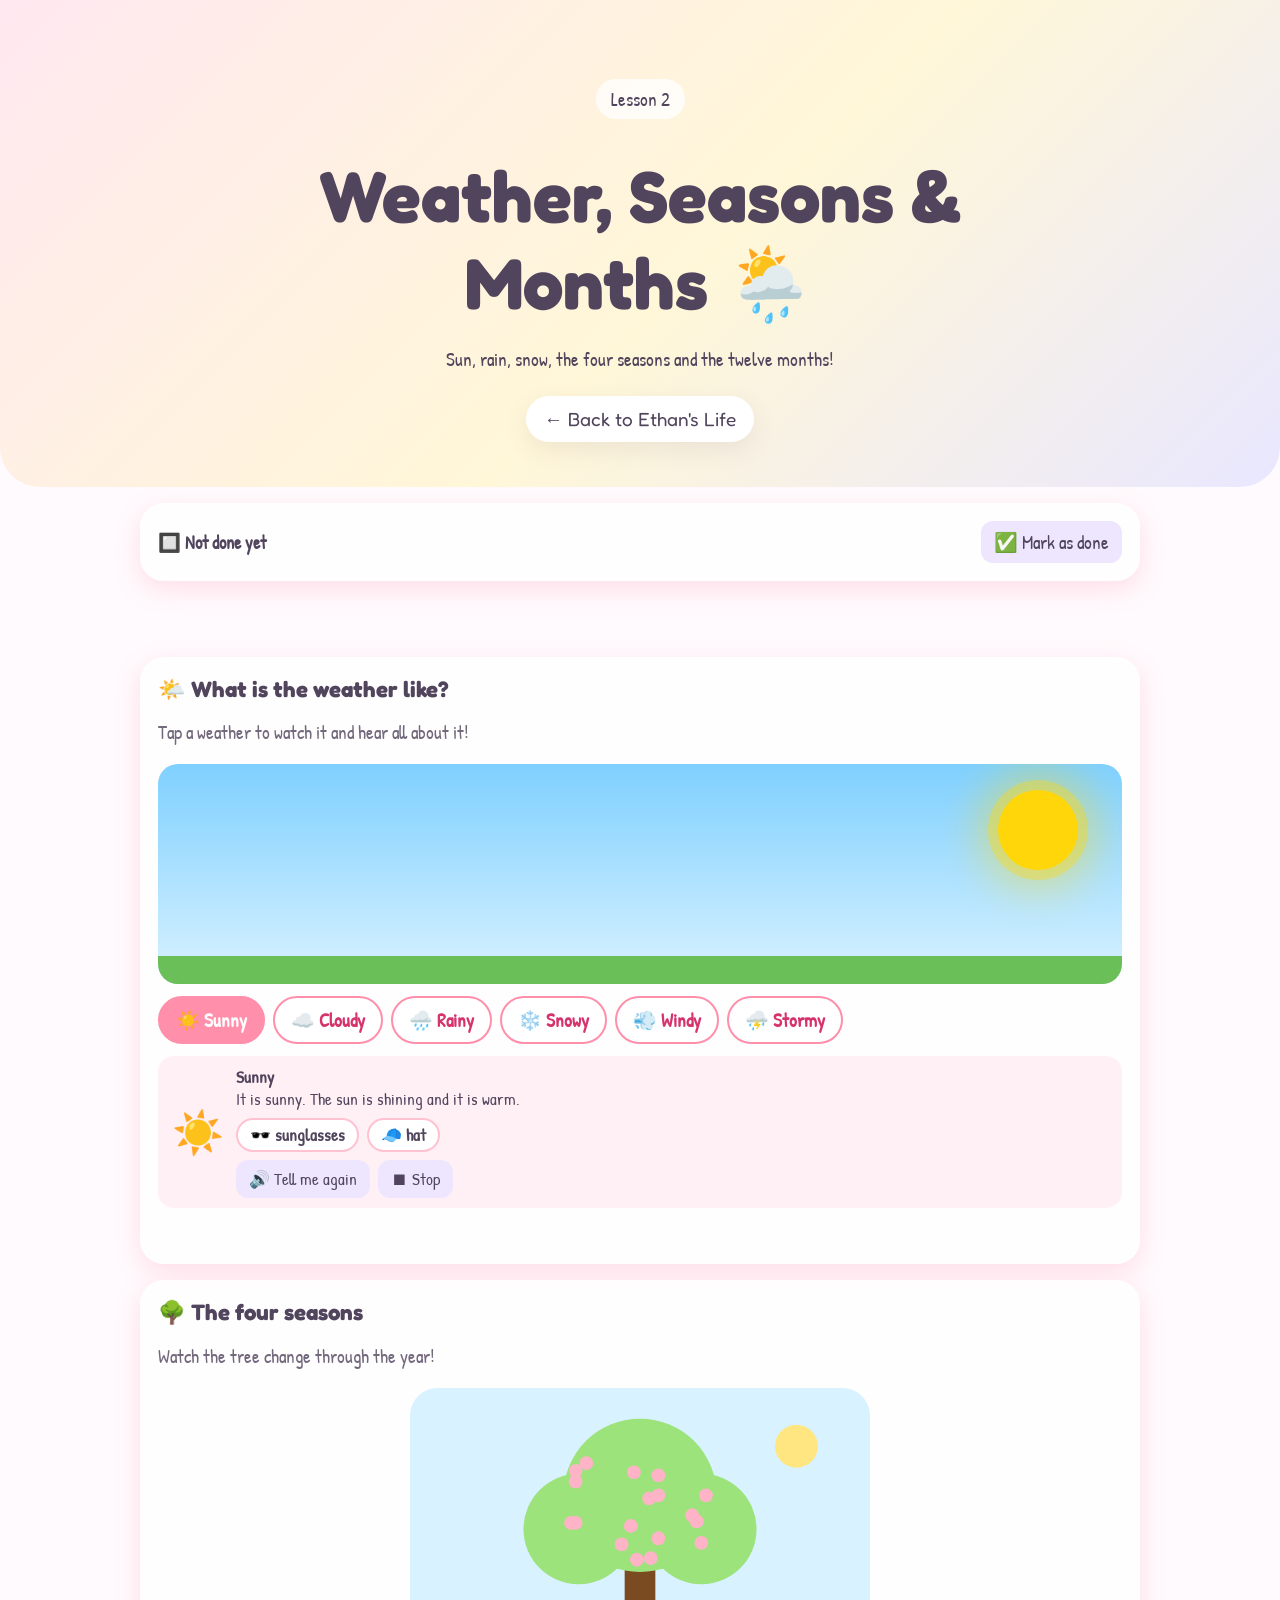
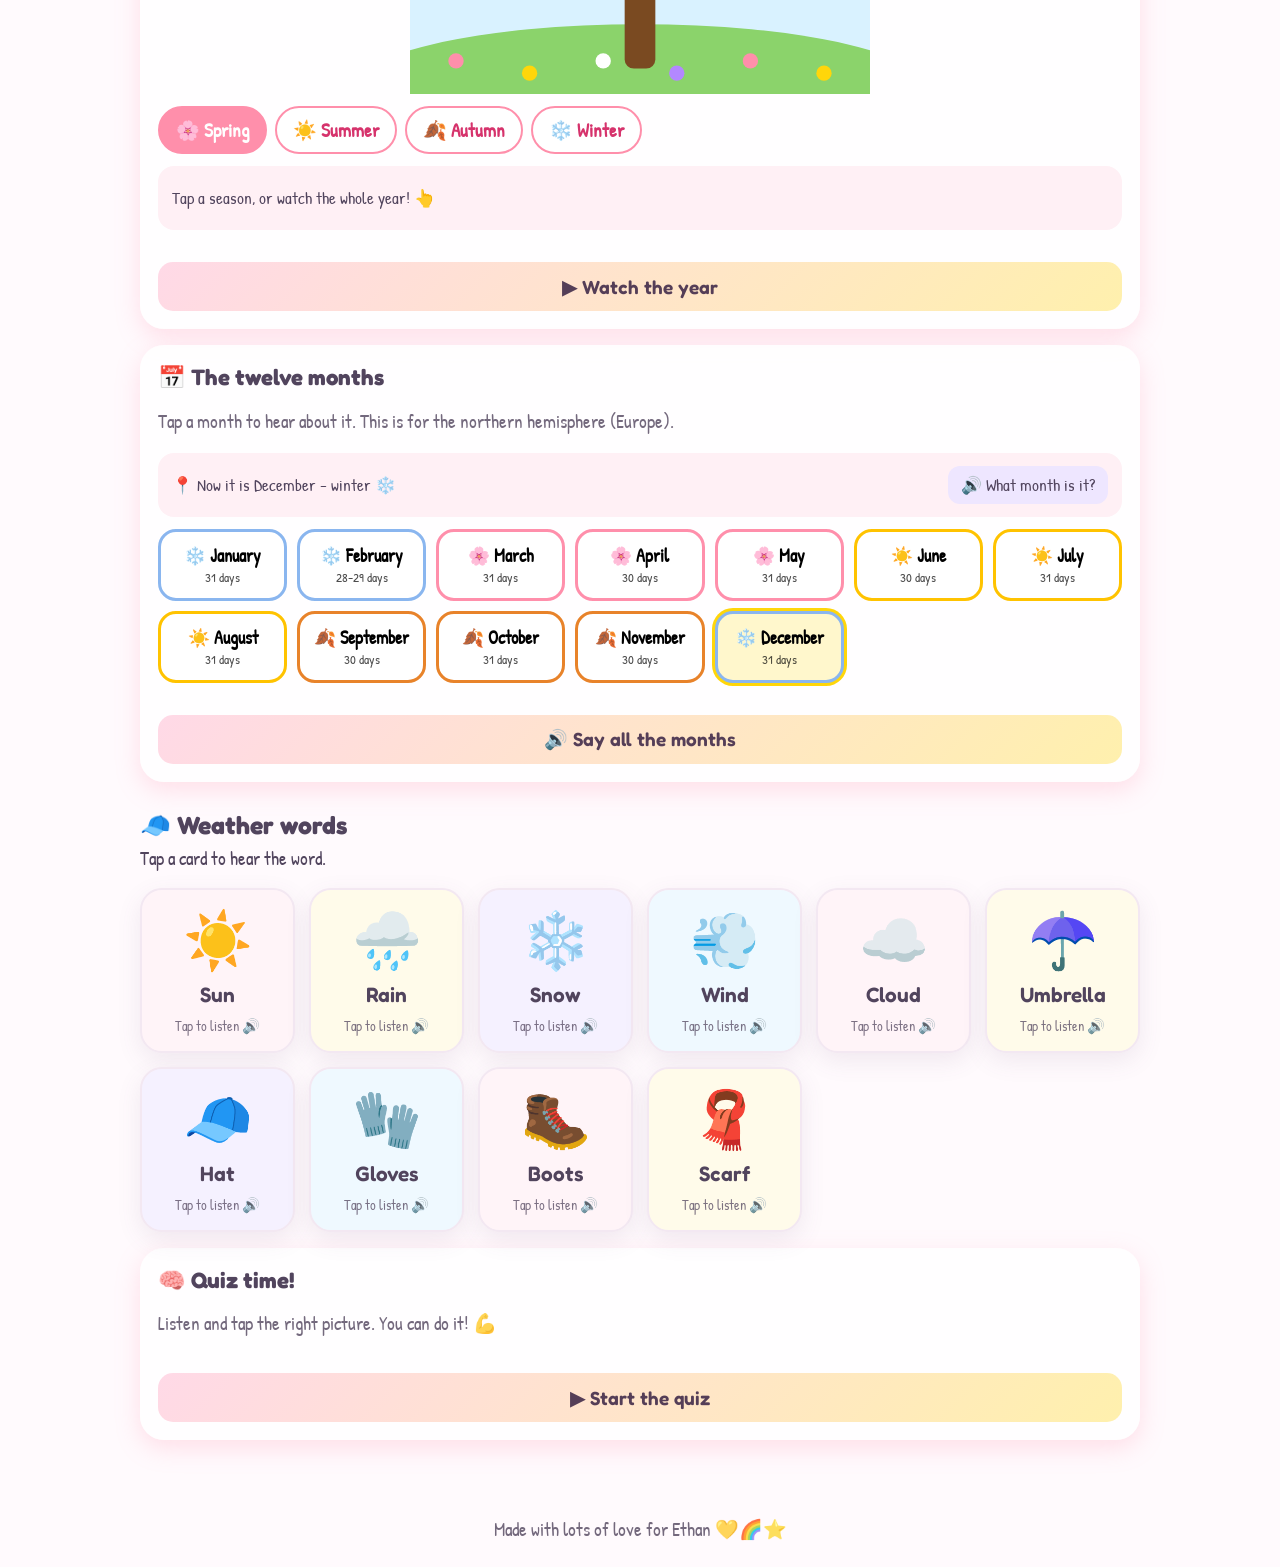
<file: lessons/weather-seasons.html>
<!DOCTYPE html>
<html lang="en">
<head>
  <meta charset="UTF-8">
  <meta name="viewport" content="width=device-width, initial-scale=1">
  <meta name="theme-color" content="#fff5f8">
  <title>Lesson 2: Weather, Seasons and Months 🌦️ - Ethan's Life</title>
  <link rel="stylesheet" href="/style.css">
  <link rel="preconnect" href="https://fonts.googleapis.com">
  <link rel="preconnect" href="https://fonts.gstatic.com" crossorigin>
  <link href="https://fonts.googleapis.com/css2?family=Fredoka:wght@400;500;600;700&family=Patrick+Hand&display=swap" rel="stylesheet">
  <style>
    [hidden] { display: none !important; }

    .garage-actions { display: flex; flex-wrap: wrap; gap: 10px; margin-top: 14px; }

    /* Lekcje */
    .lesson-card {
      margin: 16px 0;
      padding: 18px;
      border-radius: 24px;
      background: rgba(255, 255, 255, 0.85);
      box-shadow: 0 8px 24px rgba(255, 143, 171, 0.25);
    }

    .lesson-card h3 { margin-top: 0; }
    .lesson-hint { margin-top: -6px; opacity: 0.8; }

    .space-map svg, .mini-svg { display: block; width: 100%; height: auto; }
    .space-map { max-width: 460px; margin: 0 auto; }

    .orbit, .moon-orbit, .spin {
      animation-name: lesson-spin;
      animation-timing-function: linear;
      animation-iteration-count: infinite;
    }

    .orbit { transform-origin: 210px 210px; }
    .body { cursor: pointer; }

    @keyframes lesson-spin { to { transform: rotate(360deg); } }

    .space-caption {
      display: flex;
      align-items: center;
      gap: 12px;
      min-height: 64px;
      margin: 12px 0;
      padding: 10px 14px;
      border-radius: 16px;
      background: #fff0f5;
      font-size: 1.05rem;
    }

    .dot {
      display: inline-block;
      width: 22px;
      height: 22px;
      border-radius: 50%;
      box-shadow: inset -3px -3px 0 rgba(0, 0, 0, 0.18);
    }

    .dot-big { width: 44px; height: 44px; flex: none; }

    .planet-row { display: flex; flex-wrap: wrap; gap: 8px; margin: 10px 0; }

    .planet-chip {
      display: inline-flex;
      align-items: center;
      gap: 8px;
      padding: 8px 14px;
      border: 2px solid #ff8fab;
      border-radius: 999px;
      background: #fff;
      color: #d6336c;
      font: inherit;
      font-weight: 600;
      cursor: pointer;
    }

    .planet-chip:active { transform: scale(0.95); }

    .mini-grid {
      display: grid;
      grid-template-columns: repeat(auto-fit, minmax(260px, 1fr));
      gap: 16px;
    }

    @media (prefers-reduced-motion: reduce) {
      .orbit, .moon-orbit, .spin { animation: none; }
    }

    .lesson-status {
      display: flex;
      flex-wrap: wrap;
      align-items: center;
      justify-content: space-between;
      gap: 12px;
    }

    .lesson-status.done { border: 3px solid #2ecc71; }
    .status-text { font-size: 1.15rem; font-weight: 700; }

    .quiz-head {
      display: flex;
      flex-wrap: wrap;
      align-items: center;
      justify-content: space-between;
      gap: 10px;
      margin-bottom: 12px;
      font-weight: 700;
    }

    .quiz-options { display: flex; flex-wrap: wrap; gap: 12px; }

    .quiz-option {
      flex: 1 1 120px;
      display: flex;
      flex-direction: column;
      align-items: center;
      justify-content: flex-end;
      gap: 8px;
      min-height: 120px;
      padding: 12px;
      border: 3px solid #ffc2d1;
      border-radius: 20px;
      background: #fff;
      font: inherit;
      font-weight: 600;
      cursor: pointer;
    }

    .quiz-option:active { transform: scale(0.96); }
    .quiz-option.right { border-color: #2ecc71; background: #eafff1; }
    .quiz-option.wrong { border-color: #ff6b81; background: #fff0f2; opacity: 0.6; }
    .quiz-icon { font-size: 3rem; line-height: 1; }
    .quiz-result { text-align: center; }
    .quiz-big { font-size: 3.5rem; line-height: 1.2; }

    .space-caption { flex-wrap: wrap; }
    .caption-text { flex: 1; min-width: 210px; }
    .caption-detail { margin: 6px 0 8px; }
    .fact-badges { display: flex; flex-wrap: wrap; gap: 6px; margin: 8px 0 4px; }

    .fact-badge {
      padding: 4px 10px;
      border: 2px solid #ffc2d1;
      border-radius: 999px;
      background: #fff;
      font-size: 0.85rem;
      font-weight: 600;
    }

    .map-legend { margin: 8px 0 0; font-size: 0.9rem; opacity: 0.8; }

    .table-wrap { overflow-x: auto; }
    .facts-table { width: 100%; border-collapse: collapse; }
    .facts-table th, .facts-table td { padding: 10px 8px; text-align: left; white-space: nowrap; }
    .facts-table thead th { border-bottom: 2px solid #ffc2d1; color: #d6336c; }
    .fact-row { cursor: pointer; }
    .fact-row td { border-bottom: 1px solid #ffe0e8; }
    .fact-row:hover { background: #fff0f5; }
    .caption-buttons { display: flex; flex-wrap: wrap; gap: 8px; margin-top: 8px; }

    /* Lekcja 2: pogoda, pory roku, miesiące */
    .chip-row { display: flex; flex-wrap: wrap; gap: 8px; margin: 12px 0; }

    .chip {
      display: inline-flex;
      align-items: center;
      gap: 6px;
      padding: 9px 16px;
      border: 2px solid #ff8fab;
      border-radius: 999px;
      background: #fff;
      color: #d6336c;
      font: inherit;
      font-weight: 600;
      cursor: pointer;
    }

    .chip:active { transform: scale(0.95); }
    .chip.active { background: #ff8fab; color: #fff; }

    .weather-scene {
      position: relative;
      height: 220px;
      overflow: hidden;
      border-radius: 20px;
      background: linear-gradient(#7fd0ff, #d9f2ff);
    }

    .weather-scene::after {
      content: "";
      position: absolute;
      left: 0;
      right: 0;
      bottom: 0;
      height: 28px;
      background: #6bbf59;
    }

    .weather-scene.cloudy { background: linear-gradient(#a9b5c4, #d7dde6); }
    .weather-scene.rainy { background: linear-gradient(#6f7f95, #a9b7c8); }
    .weather-scene.snowy { background: linear-gradient(#b8c8dc, #eef4fb); }
    .weather-scene.snowy::after { background: #fff; }
    .weather-scene.windy { background: linear-gradient(#9fd3e8, #e5f4f9); }
    .weather-scene.stormy { background: linear-gradient(#3b4252, #6b7488); }
    .weather-scene.stormy::after { background: #3d5a3a; }

    .sun-disc {
      position: absolute;
      top: 26px;
      right: 44px;
      width: 80px;
      height: 80px;
      border-radius: 50%;
      background: #ffd60a;
      box-shadow: 0 0 0 10px rgba(255, 214, 10, 0.35), 0 0 40px 20px rgba(255, 214, 10, 0.4);
      animation: wx-pulse 2.4s ease-in-out infinite;
    }

    .wx-cloud { position: absolute; left: -25%; line-height: 1; animation: wx-drift 18s linear infinite; }
    .wx-cloud.dark { filter: brightness(0.45); }
    .drop { position: absolute; top: 0; width: 2px; height: 14px; border-radius: 2px; background: #bfe3ff; animation: wx-fall 1s linear infinite; }
    .flake { position: absolute; top: 0; line-height: 1; animation: wx-fall 6s linear infinite; }
    .leaf { position: absolute; left: -10%; line-height: 1; animation: wx-blow 5s linear infinite; }
    .wind-line { position: absolute; left: -10%; font-size: 28px; line-height: 1; animation: wx-blow 3.5s linear infinite; }
    .bolt { position: absolute; top: 40px; left: 46%; font-size: 64px; line-height: 1; opacity: 0; animation: wx-bolt 3s linear infinite; }
    .flash { position: absolute; inset: 0; background: #fff; opacity: 0; animation: wx-flash 3s linear infinite; }

    @keyframes wx-pulse { 50% { transform: scale(1.08); } }
    @keyframes wx-drift { from { left: -25%; } to { left: 110%; } }
    @keyframes wx-fall { from { transform: translateY(-20px); } to { transform: translateY(250px); } }
    @keyframes wx-blow { from { left: -10%; transform: rotate(0deg); } to { left: 110%; transform: rotate(540deg); } }
    @keyframes wx-bolt { 0%, 86%, 100% { opacity: 0; } 88%, 92% { opacity: 1; } 90% { opacity: 0.2; } }
    @keyframes wx-flash { 0%, 86%, 100% { opacity: 0; } 88% { opacity: 0.55; } 90% { opacity: 0; } 92% { opacity: 0.4; } }

    .info-box {
      display: flex;
      flex-wrap: wrap;
      align-items: center;
      gap: 12px;
      min-height: 64px;
      margin: 12px 0;
      padding: 10px 14px;
      border-radius: 16px;
      background: #fff0f5;
      font-size: 1.05rem;
    }

    .info-icon { font-size: 2.6rem; line-height: 1; }
    .info-text { flex: 1; min-width: 200px; }
    .wear-row { display: flex; flex-wrap: wrap; gap: 8px; margin: 8px 0; }

    .wear-item {
      display: inline-flex;
      align-items: center;
      gap: 6px;
      padding: 4px 12px;
      border: 2px solid #ffc2d1;
      border-radius: 999px;
      background: #fff;
      font-weight: 600;
    }

    .season-stage svg { display: block; width: 100%; height: auto; max-width: 460px; margin: 0 auto; }
    .fall { animation: season-fall 5s linear infinite; }
    @keyframes season-fall { from { transform: translateY(0); } to { transform: translateY(165px); } }

    .month-grid { display: grid; grid-template-columns: repeat(auto-fill, minmax(120px, 1fr)); gap: 10px; margin: 12px 0; }

    .month-card {
      display: flex;
      flex-direction: column;
      align-items: center;
      gap: 2px;
      padding: 12px 6px;
      border: 3px solid #ffc2d1;
      border-radius: 18px;
      background: #fff;
      font: inherit;
      cursor: pointer;
    }

    .month-card .month-name { font-size: 1.1rem; font-weight: 700; }
    .month-card .month-days { font-size: 0.8rem; opacity: 0.7; }
    .month-card.winter { border-color: #8ab6ef; }
    .month-card.spring { border-color: #ff8fab; }
    .month-card.summer { border-color: #ffc300; }
    .month-card.autumn { border-color: #e8832a; }
    .month-card.now { background: #fff7cc; box-shadow: 0 0 0 3px #ffd60a; }
    .month-card.speaking { background: #ffe3ec; transform: scale(1.06); }
    .month-card:active { transform: scale(0.95); }

    @media (prefers-reduced-motion: reduce) {
      .sun-disc, .wx-cloud, .drop, .flake, .leaf, .wind-line, .bolt, .flash, .fall { animation: none; }
      .wx-cloud { left: 30%; }
    }
  </style>
</head>
<body>
  <header class="hero">
    <div class="hero-inner">
      <p class="eyebrow">Lesson 2</p>
      <h1>Weather, Seasons &amp; Months <span>🌦️</span></h1>
      <p>Sun, rain, snow, the four seasons and the twelve months!</p>
      <nav>
        <a href="/">← Back to Ethan's Life</a>
      </nav>
    </div>
  </header>

  <main>
    <div class="lesson-card lesson-status" id="lesson-status">
      <span id="status-text" class="status-text"></span>
      <button id="status-toggle" type="button" class="secondary-button"></button>
    </div>

    <section id="lesson" class="section">
      <div class="lesson-card">
        <h3>🌤️ What is the weather like?</h3>
        <p class="lesson-hint">Tap a weather to watch it and hear all about it!</p>
        <div id="weather-scene" class="weather-scene" role="img" aria-label="Weather scene"></div>
        <div id="weather-chips" class="chip-row"></div>
        <div id="weather-info" class="info-box" aria-live="polite">Tap a weather! 👆</div>
        <p id="lesson-message" class="form-message" role="status"></p>
      </div>

      <div class="lesson-card">
        <h3>🌳 The four seasons</h3>
        <p class="lesson-hint">Watch the tree change through the year!</p>
        <div id="season-stage" class="season-stage"></div>
        <div id="season-chips" class="chip-row"></div>
        <div id="season-info" class="info-box" aria-live="polite"></div>
        <div class="garage-actions">
          <button id="play-year" type="button" class="primary-button">▶ Watch the year</button>
        </div>
      </div>

      <div class="lesson-card">
        <h3>📅 The twelve months</h3>
        <p class="lesson-hint">Tap a month to hear about it. This is for the northern hemisphere (Europe).</p>
        <div class="info-box">
          <span id="month-now" class="info-text"></span>
          <button id="say-now" type="button" class="secondary-button">🔊 What month is it?</button>
        </div>
        <div id="month-grid" class="month-grid"></div>
        <div class="garage-actions">
          <button id="say-months" type="button" class="primary-button">🔊 Say all the months</button>
        </div>
      </div>

      <div class="content-heading">
        <h3>🧢 Weather words</h3>
        <p>Tap a card to hear the word.</p>
      </div>
      <div id="weather-words" class="words-grid"></div>

      <div class="lesson-card" id="quiz-card">
        <h3>🧠 Quiz time!</h3>
        <p class="lesson-hint">Listen and tap the right picture. You can do it! 💪</p>
        <div id="quiz-box" class="quiz-box">
          <button id="quiz-start" type="button" class="primary-button">▶ Start the quiz</button>
        </div>
      </div>
    </section>
  </main>

  <footer>Made with lots of love for Ethan 💛🌈⭐</footer>

  <script>
    function showMessage(id, message) {
      document.getElementById(id).textContent = message;
    }

    function speak(text) {
      if (!("speechSynthesis" in window)) {
        showMessage("lesson-message", "Speech is not supported in this browser.");
        return;
      }

      window.speechSynthesis.cancel();

      // Długi tekst mówimy zdanie po zdaniu, bo część przeglądarek ucina zbyt długie wypowiedzi
      const sentences = text.match(/[^.!?]+[.!?]*/g) || [text];

      sentences.forEach(sentence => {
        const part = sentence.trim();
        if (!part) return;

        const utterance = new SpeechSynthesisUtterance(part);
        utterance.lang = "en-US";
        utterance.rate = 0.8;
        window.speechSynthesis.speak(utterance);
      });
    }

    function stopSpeaking() {
      if ("speechSynthesis" in window) window.speechSynthesis.cancel();
    }

    // --- Postęp lekcji (zapisany na tym urządzeniu) ---

    const LESSON_ID = "weather-seasons";
    const PROGRESS_KEY = "ethanLessons";

    function readProgress() {
      try {
        return JSON.parse(localStorage.getItem(PROGRESS_KEY) || "{}") || {};
      } catch {
        return {};
      }
    }

    function setProgress(update) {
      const all = readProgress();
      all[LESSON_ID] = { ...(all[LESSON_ID] || {}), ...update };

      try {
        localStorage.setItem(PROGRESS_KEY, JSON.stringify(all));
      } catch {}
    }

    const statusCard = document.getElementById("lesson-status");
    const statusText = document.getElementById("status-text");
    const statusToggle = document.getElementById("status-toggle");

    function renderStatus() {
      const progress = readProgress()[LESSON_ID] || {};
      const done = Boolean(progress.done);

      statusText.textContent = done
        ? "✅ Lesson done! " + "⭐".repeat(Math.min(progress.stars || 0, 3))
        : "🔲 Not done yet";
      statusToggle.textContent = done ? "↩ Mark as not done" : "✅ Mark as done";
      statusCard.classList.toggle("done", done);
    }

    statusToggle.addEventListener("click", () => {
      const progress = readProgress()[LESSON_ID] || {};
      setProgress({ done: !progress.done });
      renderStatus();
    });

    renderStatus();

    // --- Lekcja 2: pogoda, pory roku, miesiące ---

    const SEASONS = {
      spring: { name: "Spring", icon: "🌸", color: "#ff8fab", short: "Flowers grow.",
        say: "In spring, flowers grow and baby animals are born. It is warm and rainy. The months are March, April and May." },
      summer: { name: "Summer", icon: "☀️", color: "#ffc300", short: "It is hot and sunny.",
        say: "In summer, it is hot and sunny. We go swimming and eat ice cream. The months are June, July and August." },
      autumn: { name: "Autumn", icon: "🍂", color: "#e8832a", short: "Leaves fall down.",
        say: "In autumn, the leaves turn orange and fall down. It is windy and cool. The months are September, October and November." },
      winter: { name: "Winter", icon: "❄️", color: "#8ab6ef", short: "It is cold and snowy.",
        say: "In winter, it is cold. Sometimes it snows. We wear coats and gloves. The months are December, January and February." }
    };

    const WEATHER = {
      sunny: { name: "Sunny", icon: "☀️", say: "It is sunny. The sun is shining and it is warm.",
        wear: [["🕶️", "sunglasses"], ["🧢", "hat"]], wearSay: "We wear sunglasses and a hat." },
      cloudy: { name: "Cloudy", icon: "☁️", say: "It is cloudy. The sky is grey and full of clouds.",
        wear: [["🧥", "jacket"]], wearSay: "We wear a jacket." },
      rainy: { name: "Rainy", icon: "🌧️", say: "It is rainy. Water drops fall from the clouds.",
        wear: [["☂️", "umbrella"], ["🥾", "boots"]], wearSay: "We use an umbrella and wear boots." },
      snowy: { name: "Snowy", icon: "❄️", say: "It is snowy. White snow falls from the sky. It is very cold.",
        wear: [["🧥", "coat"], ["🧣", "scarf"], ["🧤", "gloves"]], wearSay: "We wear a coat, a scarf and gloves." },
      windy: { name: "Windy", icon: "💨", say: "It is windy. The wind blows the leaves and the clouds.",
        wear: [["🧥", "jacket"]], wearSay: "We wear a jacket." },
      stormy: { name: "Stormy", icon: "⛈️", say: "It is stormy. There is thunder and lightning.",
        wear: [["🏠", "stay inside"]], wearSay: "We stay inside, safe and warm." }
    };

    // --- Pogoda ---

    const scene = document.getElementById("weather-scene");
    const weatherInfo = document.getElementById("weather-info");
    const weatherChips = document.getElementById("weather-chips");

    function layer(tag, className, text, style) {
      const element = document.createElement(tag);
      element.className = className;
      if (text) element.textContent = text;
      Object.assign(element.style, style || {});
      scene.appendChild(element);
    }

    function buildScene(key) {
      let seed = 5;
      const rand = () => (seed = (seed * 9301 + 49297) % 233280) / 233280;
      const clouds = (count, dark) => {
        for (let i = 0; i < count; i++) {
          layer("span", "wx-cloud" + (dark ? " dark" : ""), "☁️", {
            top: (4 + i * 18) + "px",
            fontSize: (54 + rand() * 30).toFixed(0) + "px",
            animationDuration: (14 + rand() * 10).toFixed(1) + "s",
            animationDelay: "-" + (rand() * 14).toFixed(1) + "s"
          });
        }
      };
      const drops = count => {
        for (let i = 0; i < count; i++) {
          layer("span", "drop", "", {
            left: (rand() * 98).toFixed(0) + "%",
            animationDuration: (0.7 + rand() * 0.6).toFixed(2) + "s",
            animationDelay: "-" + (rand() * 1.3).toFixed(2) + "s"
          });
        }
      };

      scene.className = "weather-scene " + key;
      scene.replaceChildren();

      if (key === "sunny") {
        layer("div", "sun-disc");
      } else if (key === "cloudy") {
        clouds(4, false);
      } else if (key === "rainy") {
        clouds(3, true);
        drops(30);
      } else if (key === "snowy") {
        clouds(2, false);
        for (let i = 0; i < 24; i++) {
          layer("span", "flake", "❄️", {
            left: (rand() * 95).toFixed(0) + "%",
            fontSize: (12 + rand() * 12).toFixed(0) + "px",
            animationDuration: (4 + rand() * 4).toFixed(1) + "s",
            animationDelay: "-" + (rand() * 8).toFixed(1) + "s"
          });
        }
      } else if (key === "windy") {
        clouds(3, false);
        for (let i = 0; i < 6; i++) {
          layer("span", "leaf", "🍃", {
            top: (60 + rand() * 120).toFixed(0) + "px",
            fontSize: "26px",
            animationDuration: (3 + rand() * 3).toFixed(1) + "s",
            animationDelay: "-" + (rand() * 5).toFixed(1) + "s"
          });
        }
        for (let i = 0; i < 4; i++) {
          layer("span", "wind-line", "💨", {
            top: (30 + i * 44) + "px",
            animationDelay: "-" + (i * 0.9).toFixed(1) + "s"
          });
        }
      } else if (key === "stormy") {
        clouds(3, true);
        drops(26);
        layer("span", "bolt", "⚡");
        layer("div", "flash");
      }
    }

    function showWeather(key, speakIt = true) {
      const weather = WEATHER[key];
      buildScene(key);

      weatherChips.querySelectorAll(".chip").forEach(chip => {
        chip.classList.toggle("active", chip.dataset.key === key);
      });

      weatherInfo.replaceChildren();

      const icon = document.createElement("span");
      icon.className = "info-icon";
      icon.textContent = weather.icon;

      const text = document.createElement("div");
      text.className = "info-text";

      const title = document.createElement("strong");
      title.textContent = weather.name;

      const sentence = document.createElement("div");
      sentence.textContent = weather.say;

      const wear = document.createElement("div");
      wear.className = "wear-row";

      weather.wear.forEach(([emoji, word]) => {
        const item = document.createElement("span");
        item.className = "wear-item";
        item.textContent = emoji + " " + word;
        wear.appendChild(item);
      });

      const buttons = document.createElement("div");
      buttons.className = "caption-buttons";

      const again = document.createElement("button");
      again.type = "button";
      again.className = "secondary-button";
      again.textContent = "🔊 Tell me again";
      again.addEventListener("click", () => speak(weatherText(key)));

      const stop = document.createElement("button");
      stop.type = "button";
      stop.className = "secondary-button";
      stop.textContent = "⏹ Stop";
      stop.addEventListener("click", stopSpeaking);

      buttons.append(again, stop);
      text.append(title, sentence, wear, buttons);
      weatherInfo.append(icon, text);

      if (speakIt) speak(weatherText(key));
    }

    function weatherText(key) {
      const weather = WEATHER[key];
      return weather.name + ". " + weather.say + " " + weather.wearSay;
    }

    Object.entries(WEATHER).forEach(([key, weather]) => {
      const chip = document.createElement("button");
      chip.type = "button";
      chip.className = "chip";
      chip.dataset.key = key;
      chip.textContent = weather.icon + " " + weather.name;
      chip.addEventListener("click", () => showWeather(key));
      weatherChips.appendChild(chip);
    });

    showWeather("sunny", false);

    // --- Pory roku (drzewo zmienia się razem z porą roku) ---

    const seasonStage = document.getElementById("season-stage");
    const seasonInfo = document.getElementById("season-info");
    const seasonChips = document.getElementById("season-chips");
    let yearTimer = null;

    function seasonSvg(season) {
      let seed = 11;
      const rand = () => (seed = (seed * 9301 + 49297) % 233280) / 233280;
      const look = {
        spring: { sky: "#d9f2ff", ground: "#8bd36b", crown: "#9be37a" },
        summer: { sky: "#bfe9ff", ground: "#5fbf4f", crown: "#3fa34d" },
        autumn: { sky: "#ffe8c7", ground: "#c9a14a", crown: "#e8832a" },
        winter: { sky: "#dfe9f5", ground: "#f6f9ff", crown: null }
      }[season];

      const inCrown = () => {
        const angle = rand() * Math.PI * 2;
        const radius = Math.sqrt(rand());
        return [150 + Math.cos(angle) * radius * 62, 78 + Math.sin(angle) * radius * 38];
      };

      let s = `<svg viewBox="0 0 300 200" xmlns="http://www.w3.org/2000/svg" role="img" aria-label="A tree in ${season}">
        <rect width="300" height="200" rx="18" fill="${look.sky}"/>`;

      if (season === "summer") s += `<circle cx="252" cy="38" r="22" fill="#ffd60a"/>`;
      if (season === "spring") s += `<circle cx="252" cy="38" r="14" fill="#ffe680"/>`;
      if (season === "autumn") s += `<circle cx="252" cy="38" r="14" fill="#ffb347"/>`;

      s += `<ellipse cx="150" cy="198" rx="190" ry="44" fill="${look.ground}"/>
        <rect x="140" y="95" width="20" height="88" rx="6" fill="#7a4a21"/>`;

      if (season === "winter") {
        s += `<path d="M150 112 L108 70 M150 106 L194 66 M150 132 L116 104 M150 128 L188 100" stroke="#7a4a21" stroke-width="7" stroke-linecap="round" fill="none"/>
          <ellipse cx="108" cy="68" rx="9" ry="4" fill="#fff"/><ellipse cx="194" cy="64" rx="9" ry="4" fill="#fff"/>
          <ellipse cx="150" cy="186" rx="60" ry="10" fill="#fff"/>`;

        for (let i = 0; i < 16; i++) {
          s += `<circle class="fall" cx="${(rand() * 280 + 10).toFixed(0)}" cy="${(rand() * 40 + 5).toFixed(0)}" r="${(rand() * 2 + 2).toFixed(1)}" fill="#fff" style="animation-duration:${(4 + rand() * 3).toFixed(1)}s;animation-delay:-${(rand() * 6).toFixed(1)}s"/>`;
        }
      } else {
        s += `<circle cx="150" cy="70" r="50" fill="${look.crown}"/>
          <circle cx="110" cy="92" r="36" fill="${look.crown}"/>
          <circle cx="190" cy="92" r="36" fill="${look.crown}"/>`;

        if (season === "spring") {
          for (let i = 0; i < 18; i++) {
            const [x, y] = inCrown();
            s += `<circle cx="${x.toFixed(0)}" cy="${y.toFixed(0)}" r="4.5" fill="#ffb3c6"/>`;
          }

          ["#ff8fab", "#ffd60a", "#fff", "#b388ff", "#ff8fab", "#ffd60a"].forEach((color, i) => {
            s += `<circle cx="${30 + i * 48}" cy="${178 + (i % 2) * 8}" r="5" fill="${color}"/>`;
          });
        }

        if (season === "summer") {
          for (let i = 0; i < 7; i++) {
            const [x, y] = inCrown();
            s += `<circle cx="${x.toFixed(0)}" cy="${y.toFixed(0)}" r="5.5" fill="#e63946"/>`;
          }
        }

        if (season === "autumn") {
          for (let i = 0; i < 12; i++) {
            const [x, y] = inCrown();
            s += `<circle cx="${x.toFixed(0)}" cy="${y.toFixed(0)}" r="9" fill="${i % 2 ? "#d9582b" : "#ffc300"}" opacity=".8"/>`;
          }

          const colors = ["#e8832a", "#d9582b", "#ffc300"];

          for (let i = 0; i < 10; i++) {
            s += `<ellipse class="fall" cx="${(rand() * 280 + 10).toFixed(0)}" cy="${(rand() * 40 + 10).toFixed(0)}" rx="6" ry="3.5" fill="${colors[i % 3]}" style="animation-duration:${(4 + rand() * 3).toFixed(1)}s;animation-delay:-${(rand() * 6).toFixed(1)}s"/>`;
          }
        }
      }

      return s + `</svg>`;
    }

    function showSeason(key, brief = false) {
      const season = SEASONS[key];
      seasonStage.innerHTML = seasonSvg(key);

      seasonChips.querySelectorAll(".chip").forEach(chip => {
        chip.classList.toggle("active", chip.dataset.key === key);
      });

      seasonInfo.replaceChildren();

      const icon = document.createElement("span");
      icon.className = "info-icon";
      icon.textContent = season.icon;

      const text = document.createElement("div");
      text.className = "info-text";

      const title = document.createElement("strong");
      title.textContent = season.name;

      const sentence = document.createElement("div");
      sentence.textContent = season.say;

      const buttons = document.createElement("div");
      buttons.className = "caption-buttons";

      const again = document.createElement("button");
      again.type = "button";
      again.className = "secondary-button";
      again.textContent = "🔊 Tell me again";
      again.addEventListener("click", () => speak(season.name + ". " + season.say));

      const stop = document.createElement("button");
      stop.type = "button";
      stop.className = "secondary-button";
      stop.textContent = "⏹ Stop";
      stop.addEventListener("click", () => { stopYear(); stopSpeaking(); });

      buttons.append(again, stop);
      text.append(title, sentence, buttons);
      seasonInfo.append(icon, text);

      speak(brief ? season.name + ". " + season.short : season.name + ". " + season.say);
    }

    function stopYear() {
      clearTimeout(yearTimer);
      yearTimer = null;
    }

    function playYear() {
      stopYear();
      const order = ["spring", "summer", "autumn", "winter"];
      let index = 0;

      const step = () => {
        showSeason(order[index], true);
        index++;
        if (index < order.length) yearTimer = setTimeout(step, 5500);
      };

      step();
    }

    Object.entries(SEASONS).forEach(([key, season]) => {
      const chip = document.createElement("button");
      chip.type = "button";
      chip.className = "chip";
      chip.dataset.key = key;
      chip.textContent = season.icon + " " + season.name;
      chip.addEventListener("click", () => { stopYear(); showSeason(key); });
      seasonChips.appendChild(chip);
    });

    document.getElementById("play-year").addEventListener("click", playYear);

    seasonStage.innerHTML = seasonSvg("spring");
    seasonChips.querySelector(".chip").classList.add("active");
    seasonInfo.textContent = "Tap a season, or watch the whole year! 👆";

    // --- Miesiące ---

    const MONTHS = [
      ["January", "first", 31], ["February", "second", 28], ["March", "third", 31],
      ["April", "fourth", 30], ["May", "fifth", 31], ["June", "sixth", 30],
      ["July", "seventh", 31], ["August", "eighth", 31], ["September", "ninth", 30],
      ["October", "tenth", 31], ["November", "eleventh", 30], ["December", "twelfth", 31]
    ];

    const DAY_WORDS = { 28: "twenty-eight", 30: "thirty", 31: "thirty-one" };

    function seasonOfMonth(index) {
      if (index === 11 || index <= 1) return "winter";
      if (index <= 4) return "spring";
      if (index <= 7) return "summer";
      return "autumn";
    }

    function monthText(index) {
      const [name, ordinal, days] = MONTHS[index];
      const season = SEASONS[seasonOfMonth(index)].name.toLowerCase();
      const length = index === 1
        ? "It has twenty-eight days, or twenty-nine in a leap year."
        : "It has " + DAY_WORDS[days] + " days.";

      return name + ". " + name + " is the " + ordinal + " month of the year. It is in " + season + ". " + length;
    }

    const monthGrid = document.getElementById("month-grid");
    const nowIndex = new Date().getMonth();

    MONTHS.forEach(([name, , days], index) => {
      const season = seasonOfMonth(index);
      const card = document.createElement("button");
      card.type = "button";
      card.className = "month-card " + season + (index === nowIndex ? " now" : "");
      card.setAttribute("aria-label", name);

      const title = document.createElement("span");
      title.className = "month-name";
      title.textContent = SEASONS[season].icon + " " + name;

      const length = document.createElement("span");
      length.className = "month-days";
      length.textContent = (index === 1 ? "28-29" : days) + " days";

      card.append(title, length);
      card.addEventListener("click", () => speak(monthText(index)));
      monthGrid.appendChild(card);
    });

    const nowSeason = SEASONS[seasonOfMonth(nowIndex)];
    document.getElementById("month-now").textContent =
      "📍 Now it is " + MONTHS[nowIndex][0] + " - " + nowSeason.name.toLowerCase() + " " + nowSeason.icon;

    document.getElementById("say-now").addEventListener("click", () => {
      speak("It is " + MONTHS[nowIndex][0] + ". It is " + nowSeason.name.toLowerCase() + ".");
    });

    document.getElementById("say-months").addEventListener("click", () => {
      if (!("speechSynthesis" in window)) return;

      window.speechSynthesis.cancel();
      const cards = [...monthGrid.children];

      MONTHS.forEach(([name], index) => {
        const utterance = new SpeechSynthesisUtterance(name);
        utterance.lang = "en-US";
        utterance.rate = 0.75;

        utterance.onstart = () => {
          cards.forEach(card => card.classList.remove("speaking"));
          cards[index].classList.add("speaking");
        };

        if (index === MONTHS.length - 1) {
          utterance.onend = () => cards[index].classList.remove("speaking");
        }

        window.speechSynthesis.speak(utterance);
      });
    });

    // --- Słowa ---

    const WEATHER_WORDS = [
      ["☀️", "Sun"], ["🌧️", "Rain"], ["❄️", "Snow"], ["💨", "Wind"], ["☁️", "Cloud"],
      ["☂️", "Umbrella"], ["🧢", "Hat"], ["🧤", "Gloves"], ["🥾", "Boots"], ["🧣", "Scarf"]
    ];
    const weatherWords = document.getElementById("weather-words");

    WEATHER_WORDS.forEach(([emoji, word]) => {
      const card = document.createElement("button");
      card.type = "button";
      card.className = "word-card";
      card.setAttribute("aria-label", "Hear " + word);

      const icon = document.createElement("span");
      icon.className = "word-emoji";
      icon.textContent = emoji;

      const name = document.createElement("span");
      name.className = "word-english";
      name.textContent = word;

      const hint = document.createElement("span");
      hint.className = "word-hint";
      hint.textContent = "Tap to listen 🔊";

      card.append(icon, name, hint);
      card.addEventListener("click", () => speak(word));
      weatherWords.appendChild(card);
    });

    // --- Pytania do quizu ---

    const QUIZ_LENGTH = 5;
    const QUIZ_POOL = [
      { say: "Which one is rain?", options: [
        { icon: "🌧️", label: "Rain", correct: true }, { icon: "☀️", label: "Sun" }, { icon: "❄️", label: "Snow" }] },
      { say: "Which one is snow?", options: [
        { icon: "❄️", label: "Snow", correct: true }, { icon: "🌧️", label: "Rain" }, { icon: "☀️", label: "Sun" }] },
      { say: "Which weather is sunny?", options: [
        { icon: "☀️", label: "Sunny", correct: true }, { icon: "☁️", label: "Cloudy" }, { icon: "🌧️", label: "Rainy" }] },
      { say: "What do we use when it rains?", options: [
        { icon: "☂️", label: "Umbrella", correct: true }, { icon: "🧤", label: "Gloves" }, { icon: "🕶️", label: "Sunglasses" }] },
      { say: "What do we wear when it is snowy?", options: [
        { icon: "🧤", label: "Gloves", correct: true }, { icon: "🩳", label: "Shorts" }, { icon: "🕶️", label: "Sunglasses" }] },
      { say: "What do we wear when it is sunny?", options: [
        { icon: "🕶️", label: "Sunglasses", correct: true }, { icon: "🧣", label: "Scarf" }, { icon: "🧤", label: "Gloves" }] },
      { say: "In which season do flowers grow?", options: [
        { icon: "🌸", label: "Spring", correct: true }, { icon: "❄️", label: "Winter" }, { icon: "🍂", label: "Autumn" }] },
      { say: "In which season is it very hot?", options: [
        { icon: "☀️", label: "Summer", correct: true }, { icon: "❄️", label: "Winter" }, { icon: "🌸", label: "Spring" }] },
      { say: "In which season do the leaves fall down?", options: [
        { icon: "🍂", label: "Autumn", correct: true }, { icon: "🌸", label: "Spring" }, { icon: "☀️", label: "Summer" }] },
      { say: "In which season does it snow?", options: [
        { icon: "❄️", label: "Winter", correct: true }, { icon: "☀️", label: "Summer" }, { icon: "🌸", label: "Spring" }] },
      { say: "July is in which season?", options: [
        { icon: "☀️", label: "Summer", correct: true }, { icon: "❄️", label: "Winter" }, { icon: "🍂", label: "Autumn" }] },
      { say: "December is in which season?", options: [
        { icon: "❄️", label: "Winter", correct: true }, { icon: "☀️", label: "Summer" }, { icon: "🌸", label: "Spring" }] },
      { say: "April is in which season?", options: [
        { icon: "🌸", label: "Spring", correct: true }, { icon: "🍂", label: "Autumn" }, { icon: "❄️", label: "Winter" }] },
      { say: "October is in which season?", options: [
        { icon: "🍂", label: "Autumn", correct: true }, { icon: "☀️", label: "Summer" }, { icon: "🌸", label: "Spring" }] }
    ];

    const quizBox = document.getElementById("quiz-box");
    let quiz = null;

    function shuffle(list) {
      const copy = [...list];

      for (let i = copy.length - 1; i > 0; i--) {
        const j = Math.floor(Math.random() * (i + 1));
        [copy[i], copy[j]] = [copy[j], copy[i]];
      }

      return copy;
    }

    function optionButton(option, onPick) {
      const button = document.createElement("button");
      button.type = "button";
      button.className = "quiz-option";

      const icon = document.createElement("span");
      icon.className = "quiz-icon";

      if (option.dot) {
        icon.classList.add("dot");
        icon.style.background = option.dot;
        icon.style.width = icon.style.height = option.size + "px";
      } else {
        icon.textContent = option.icon;
      }

      const label = document.createElement("span");
      label.textContent = option.label;

      button.append(icon, label);
      button.addEventListener("click", () => onPick(button));
      return button;
    }

    function startQuiz() {
      quiz = {
        questions: shuffle(QUIZ_POOL).slice(0, QUIZ_LENGTH),
        index: 0,
        firstTry: 0,
        missed: false,
        locked: false
      };

      showQuestion();
    }

    function showQuestion() {
      const question = quiz.questions[quiz.index];
      quiz.missed = false;
      quiz.locked = false;

      const head = document.createElement("div");
      head.className = "quiz-head";

      const counter = document.createElement("span");
      counter.textContent = "Question " + (quiz.index + 1) + " of " + quiz.questions.length;

      const replay = document.createElement("button");
      replay.type = "button";
      replay.className = "secondary-button";
      replay.textContent = "🔊 Listen again";
      replay.addEventListener("click", () => speak(question.say));

      head.append(counter, replay);

      const options = document.createElement("div");
      options.className = "quiz-options";

      const feedback = document.createElement("p");
      feedback.id = "quiz-feedback";
      feedback.className = "form-message";
      feedback.setAttribute("role", "status");

      shuffle(question.options).forEach(option => {
        options.appendChild(optionButton(option, button => answer(option, button, question, feedback)));
      });

      quizBox.replaceChildren(head, options, feedback);
      speak(question.say);
    }

    function answer(option, button, question, feedback) {
      if (quiz.locked) return;

      if (option.correct) {
        quiz.locked = true;
        if (!quiz.missed) quiz.firstTry++;

        button.classList.add("right");
        feedback.textContent = "🎉 Yes!";
        speak("Yes! Great job!");

        setTimeout(() => {
          quiz.index++;

          if (quiz.index < quiz.questions.length) showQuestion();
          else finishQuiz();
        }, 1500);

        return;
      }

      quiz.missed = true;
      button.classList.add("wrong");
      button.disabled = true;
      feedback.textContent = "Try again! 💫";
      speak("Try again. " + question.say);
    }

    function finishQuiz() {
      const total = quiz.questions.length;
      const stars = quiz.firstTry >= total - 1 ? 3 : quiz.firstTry >= total - 2 ? 2 : 1;
      const best = Math.max((readProgress()[LESSON_ID] || {}).stars || 0, stars);

      setProgress({ done: true, stars: best });
      renderStatus();

      const result = document.createElement("div");
      result.className = "quiz-result";

      const big = document.createElement("div");
      big.className = "quiz-big";
      big.textContent = "🏆";

      const title = document.createElement("h3");
      title.textContent = "You did it! " + "⭐".repeat(stars);

      const score = document.createElement("p");
      score.textContent = quiz.firstTry + " of " + total + " right on the first try";

      const again = document.createElement("button");
      again.type = "button";
      again.className = "primary-button";
      again.textContent = "🔁 Play again";
      again.addEventListener("click", startQuiz);

      result.append(big, title, score, again);
      quizBox.replaceChildren(result);
      speak("Wow! You did it! Great job!");
    }

    document.getElementById("quiz-start").addEventListener("click", startQuiz);
  </script>
</body>
</html>
</file>
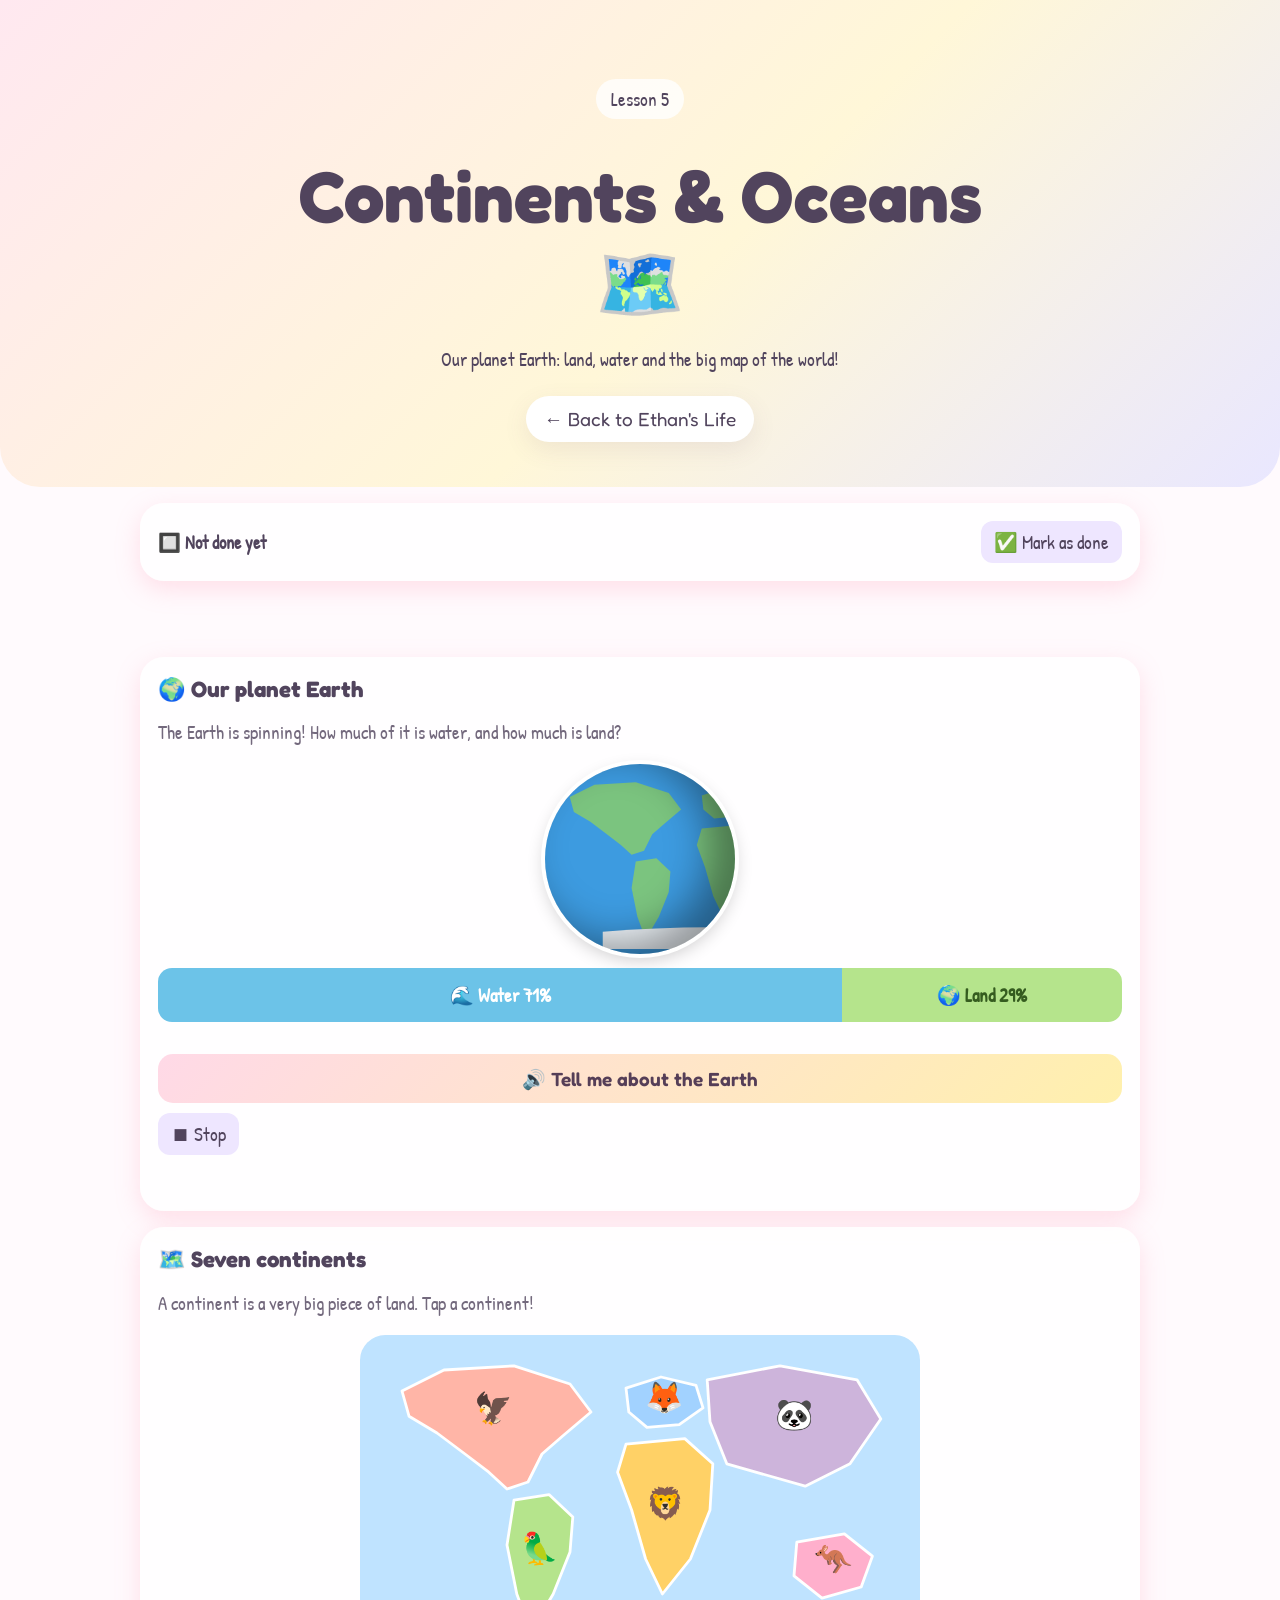
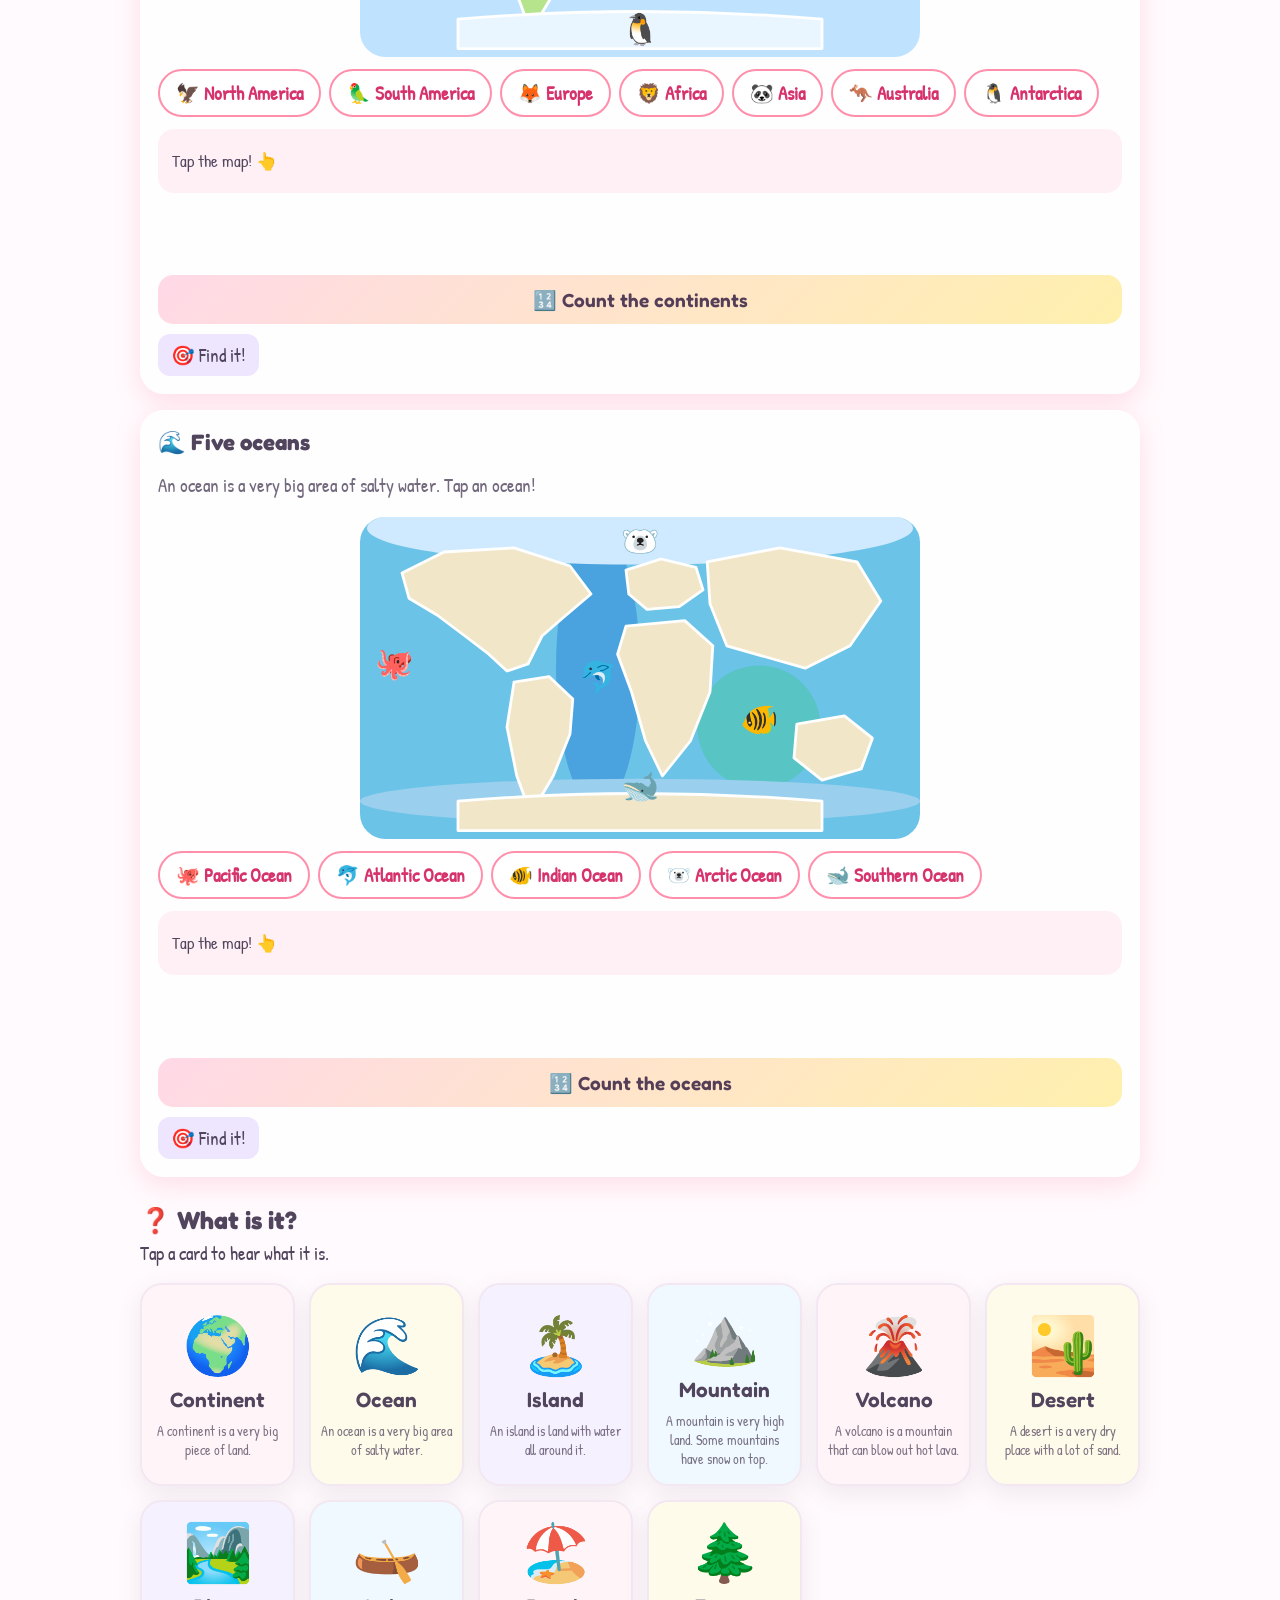
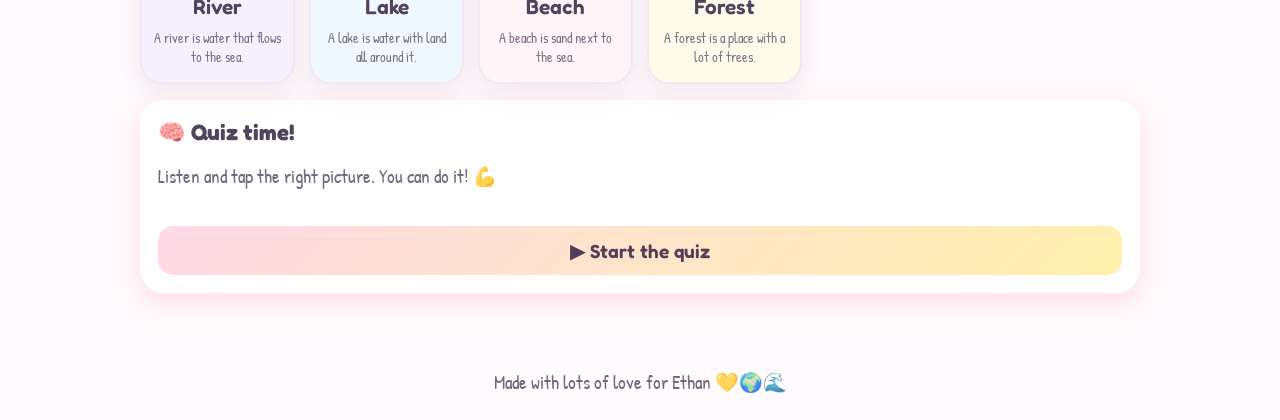
<file: lessons/world-map.html>
<!DOCTYPE html>
<html lang="en">
<head>
  <meta charset="UTF-8">
  <meta name="viewport" content="width=device-width, initial-scale=1">
  <meta name="theme-color" content="#fff5f8">
  <title>Lesson 5: Continents and Oceans 🗺️ - Ethan's Life</title>
  <link rel="stylesheet" href="/style.css">
  <link rel="preconnect" href="https://fonts.googleapis.com">
  <link rel="preconnect" href="https://fonts.gstatic.com" crossorigin>
  <link href="https://fonts.googleapis.com/css2?family=Fredoka:wght@400;500;600;700&family=Patrick+Hand&display=swap" rel="stylesheet">
  <style>
    /* Strona nigdy nie przesuwa się na boki (żeby po prawej nie było białego tła) */
    html, body { max-width: 100%; overflow-x: hidden; }
    @supports (overflow: clip) { html, body { overflow-x: clip; } }
    img, svg, video, canvas { max-width: 100%; }
    input, select, textarea, button { max-width: 100%; box-sizing: border-box; }
    emoji-picker { width: 100%; max-width: 100%; }
    .picker-panel { max-width: 100%; overflow-x: auto; }

    [hidden] { display: none !important; }

    .garage-actions { display: flex; flex-wrap: wrap; gap: 10px; margin-top: 14px; }

    /* Lekcje */
    .lesson-card {
      margin: 16px 0;
      padding: 18px;
      border-radius: 24px;
      background: rgba(255, 255, 255, 0.85);
      box-shadow: 0 8px 24px rgba(255, 143, 171, 0.25);
    }

    .lesson-card h3 { margin-top: 0; }
    .lesson-hint { margin-top: -6px; opacity: 0.8; }

    .space-map svg, .mini-svg { display: block; width: 100%; height: auto; }
    .space-map { max-width: 460px; margin: 0 auto; }

    .orbit, .moon-orbit, .spin {
      animation-name: lesson-spin;
      animation-timing-function: linear;
      animation-iteration-count: infinite;
    }

    .orbit { transform-origin: 210px 210px; }
    .body { cursor: pointer; }

    @keyframes lesson-spin { to { transform: rotate(360deg); } }

    .space-caption {
      display: flex;
      align-items: center;
      gap: 12px;
      min-height: 64px;
      margin: 12px 0;
      padding: 10px 14px;
      border-radius: 16px;
      background: #fff0f5;
      font-size: 1.05rem;
    }

    .dot {
      display: inline-block;
      width: 22px;
      height: 22px;
      border-radius: 50%;
      box-shadow: inset -3px -3px 0 rgba(0, 0, 0, 0.18);
    }

    .dot-big { width: 44px; height: 44px; flex: none; }

    .planet-row { display: flex; flex-wrap: wrap; gap: 8px; margin: 10px 0; }

    .planet-chip {
      display: inline-flex;
      align-items: center;
      gap: 8px;
      padding: 8px 14px;
      border: 2px solid #ff8fab;
      border-radius: 999px;
      background: #fff;
      color: #d6336c;
      font: inherit;
      font-weight: 600;
      cursor: pointer;
    }

    .planet-chip:active { transform: scale(0.95); }

    .mini-grid {
      display: grid;
      grid-template-columns: repeat(auto-fit, minmax(260px, 1fr));
      gap: 16px;
    }

    @media (prefers-reduced-motion: reduce) {
      .orbit, .moon-orbit, .spin { animation: none; }
    }

    .lesson-status {
      display: flex;
      flex-wrap: wrap;
      align-items: center;
      justify-content: space-between;
      gap: 12px;
    }

    .lesson-status.done { border: 3px solid #2ecc71; }
    .status-text { font-size: 1.15rem; font-weight: 700; }

    .quiz-head {
      display: flex;
      flex-wrap: wrap;
      align-items: center;
      justify-content: space-between;
      gap: 10px;
      margin-bottom: 12px;
      font-weight: 700;
    }

    .quiz-options { display: flex; flex-wrap: wrap; gap: 12px; }

    .quiz-option {
      flex: 1 1 120px;
      display: flex;
      flex-direction: column;
      align-items: center;
      justify-content: flex-end;
      gap: 8px;
      min-height: 120px;
      padding: 12px;
      border: 3px solid #ffc2d1;
      border-radius: 20px;
      background: #fff;
      font: inherit;
      font-weight: 600;
      cursor: pointer;
    }

    .quiz-option:active { transform: scale(0.96); }
    .quiz-option.right { border-color: #2ecc71; background: #eafff1; }
    .quiz-option.wrong { border-color: #ff6b81; background: #fff0f2; opacity: 0.6; }
    .quiz-icon { font-size: 3rem; line-height: 1; }
    .quiz-result { text-align: center; }
    .quiz-big { font-size: 3.5rem; line-height: 1.2; }

    .space-caption { flex-wrap: wrap; }
    .caption-text { flex: 1; min-width: 210px; }
    .caption-detail { margin: 6px 0 8px; }
    .fact-badges { display: flex; flex-wrap: wrap; gap: 6px; margin: 8px 0 4px; }

    .fact-badge {
      padding: 4px 10px;
      border: 2px solid #ffc2d1;
      border-radius: 999px;
      background: #fff;
      font-size: 0.85rem;
      font-weight: 600;
    }

    .map-legend { margin: 8px 0 0; font-size: 0.9rem; opacity: 0.8; }

    .table-wrap { overflow-x: auto; }
    .facts-table { width: 100%; border-collapse: collapse; }
    .facts-table th, .facts-table td { padding: 10px 8px; text-align: left; white-space: nowrap; }
    .facts-table thead th { border-bottom: 2px solid #ffc2d1; color: #d6336c; }
    .fact-row { cursor: pointer; }
    .fact-row td { border-bottom: 1px solid #ffe0e8; }
    .fact-row:hover { background: #fff0f5; }
    .caption-buttons { display: flex; flex-wrap: wrap; gap: 8px; margin-top: 8px; }

    /* Lekcja 5: mapa świata, kontynenty i oceany */
    .chip-row { display: flex; flex-wrap: wrap; gap: 8px; margin: 12px 0; }

    .chip {
      display: inline-flex;
      align-items: center;
      gap: 6px;
      padding: 9px 16px;
      border: 2px solid #ff8fab;
      border-radius: 999px;
      background: #fff;
      color: #d6336c;
      font: inherit;
      font-weight: 600;
      cursor: pointer;
    }

    .chip:active { transform: scale(0.95); }
    .chip.active { background: #ff8fab; color: #fff; }

    .info-box {
      display: flex;
      flex-wrap: wrap;
      align-items: center;
      gap: 12px;
      min-height: 64px;
      margin: 12px 0;
      padding: 10px 14px;
      border-radius: 16px;
      background: #fff0f5;
      font-size: 1.05rem;
    }

    .info-icon { font-size: 2.6rem; line-height: 1; }
    .info-text { flex: 1; min-width: 200px; }

    .globe {
      width: 190px;
      height: 190px;
      margin: 8px auto 14px;
      border-radius: 50%;
      background-repeat: repeat-x;
      background-size: 330px 190px;
      box-shadow: inset -24px -12px 40px rgba(0, 0, 0, 0.4), 0 0 0 4px #fff, 0 6px 18px rgba(0, 0, 0, 0.2);
      animation: globe-spin 16s linear infinite;
    }

    @keyframes globe-spin { to { background-position-x: -330px; } }

    .share-bar {
      display: flex;
      overflow: hidden;
      border-radius: 14px;
      font-weight: 700;
      text-align: center;
    }

    .share-bar span {
      padding: 14px 6px;
      white-space: nowrap;
      overflow: hidden;
      transition: width 1.6s ease;
    }

    .share-bar .water { background: #6cc3e8; color: #fff; }
    .share-bar .land { background: #b5e48c; color: #355c1f; }

    .atlas-map svg {
      display: block;
      width: 100%;
      max-width: 560px;
      height: auto;
      margin: 0 auto;
      border-radius: 18px;
    }

    .continent, .ocean-area { cursor: pointer; }
    .continent path { stroke: #fff; stroke-width: 2; stroke-linejoin: round; transition: filter 0.2s ease; }
    .continent:hover path { filter: brightness(1.06); }
    .continent.active path { stroke: #d6336c; stroke-width: 4; }
    .ocean-area { stroke: none; transition: filter 0.2s ease; }
    .ocean-area:hover { filter: brightness(1.06); }
    .ocean-area.active { stroke: #d6336c; stroke-width: 4; }
    .mascot { font-size: 22px; animation: mascot-bob 2.4s ease-in-out infinite; pointer-events: none; }
    .active .mascot, .mascot.on { animation-duration: 0.9s; }
    @keyframes mascot-bob { 50% { transform: translateY(-4px); } }

    .atlas-message { min-height: 1.4em; font-weight: 700; text-align: center; }

    @media (prefers-reduced-motion: reduce) {
      .globe, .mascot { animation: none; }
    }
  </style>
</head>
<body>
  <header class="hero">
    <div class="hero-inner">
      <p class="eyebrow">Lesson 5</p>
      <h1>Continents &amp; Oceans <span>🗺️</span></h1>
      <p>Our planet Earth: land, water and the big map of the world!</p>
      <nav>
        <a href="/">← Back to Ethan's Life</a>
      </nav>
    </div>
  </header>

  <main>
    <div class="lesson-card lesson-status" id="lesson-status">
      <span id="status-text" class="status-text"></span>
      <button id="status-toggle" type="button" class="secondary-button"></button>
    </div>

    <section id="lesson" class="section">
      <div class="lesson-card">
        <h3>🌍 Our planet Earth</h3>
        <p class="lesson-hint">The Earth is spinning! How much of it is water, and how much is land?</p>
        <div id="globe" class="globe" role="img" aria-label="The spinning Earth"></div>
        <div id="share-bar" class="share-bar" role="img" aria-label="About 71 percent water and 29 percent land">
          <span class="water">🌊 Water 71%</span>
          <span class="land">🌍 Land 29%</span>
        </div>
        <div class="garage-actions">
          <button id="earth-tell" type="button" class="primary-button">🔊 Tell me about the Earth</button>
          <button type="button" class="secondary-button" onclick="stopSpeaking()">⏹ Stop</button>
        </div>
        <p id="lesson-message" class="form-message" role="status"></p>
      </div>

      <div class="lesson-card">
        <h3>🗺️ Seven continents</h3>
        <p class="lesson-hint">A continent is a very big piece of land. Tap a continent!</p>
        <div id="continent-map" class="atlas-map"></div>
        <div id="continent-chips" class="chip-row"></div>
        <div id="continent-info" class="info-box" aria-live="polite"></div>
        <p id="continent-message" class="atlas-message" role="status"></p>
        <div class="garage-actions">
          <button id="continent-count" type="button" class="primary-button">🔢 Count the continents</button>
          <button id="continent-find" type="button" class="secondary-button">🎯 Find it!</button>
        </div>
      </div>

      <div class="lesson-card">
        <h3>🌊 Five oceans</h3>
        <p class="lesson-hint">An ocean is a very big area of salty water. Tap an ocean!</p>
        <div id="ocean-map" class="atlas-map"></div>
        <div id="ocean-chips" class="chip-row"></div>
        <div id="ocean-info" class="info-box" aria-live="polite"></div>
        <p id="ocean-message" class="atlas-message" role="status"></p>
        <div class="garage-actions">
          <button id="ocean-count" type="button" class="primary-button">🔢 Count the oceans</button>
          <button id="ocean-find" type="button" class="secondary-button">🎯 Find it!</button>
        </div>
      </div>

      <div class="content-heading">
        <h3>❓ What is it?</h3>
        <p>Tap a card to hear what it is.</p>
      </div>
      <div id="geo-words" class="words-grid"></div>

      <div class="lesson-card" id="quiz-card">
        <h3>🧠 Quiz time!</h3>
        <p class="lesson-hint">Listen and tap the right picture. You can do it! 💪</p>
        <div id="quiz-box" class="quiz-box">
          <button id="quiz-start" type="button" class="primary-button">▶ Start the quiz</button>
        </div>
      </div>
    </section>
  </main>

  <footer>Made with lots of love for Ethan 💛🌍🌊</footer>

  <script>
    function showMessage(id, message) {
      document.getElementById(id).textContent = message;
    }

    function speak(text) {
      if (!("speechSynthesis" in window)) {
        showMessage("lesson-message", "Speech is not supported in this browser.");
        return;
      }

      window.speechSynthesis.cancel();

      // Długi tekst mówimy zdanie po zdaniu, bo część przeglądarek ucina zbyt długie wypowiedzi
      const sentences = text.match(/[^.!?]+[.!?]*/g) || [text];

      sentences.forEach(sentence => {
        const part = sentence.trim();
        if (!part) return;

        const utterance = new SpeechSynthesisUtterance(part);
        utterance.lang = "en-US";
        utterance.rate = 0.8;
        window.speechSynthesis.speak(utterance);
      });
    }

    function stopSpeaking() {
      if ("speechSynthesis" in window) window.speechSynthesis.cancel();
    }

    // --- Postęp lekcji (zapisany na tym urządzeniu) ---

    const LESSON_ID = "world-map";
    const PROGRESS_KEY = "ethanLessons";

    function readProgress() {
      try {
        return JSON.parse(localStorage.getItem(PROGRESS_KEY) || "{}") || {};
      } catch {
        return {};
      }
    }

    function setProgress(update) {
      const all = readProgress();
      all[LESSON_ID] = { ...(all[LESSON_ID] || {}), ...update };

      try {
        localStorage.setItem(PROGRESS_KEY, JSON.stringify(all));
      } catch {}
    }

    const statusCard = document.getElementById("lesson-status");
    const statusText = document.getElementById("status-text");
    const statusToggle = document.getElementById("status-toggle");

    function renderStatus() {
      const progress = readProgress()[LESSON_ID] || {};
      const done = Boolean(progress.done);

      statusText.textContent = done
        ? "✅ Lesson done! " + "⭐".repeat(Math.min(progress.stars || 0, 3))
        : "🔲 Not done yet";
      statusToggle.textContent = done ? "↩ Mark as not done" : "✅ Mark as done";
      statusCard.classList.toggle("done", done);
    }

    statusToggle.addEventListener("click", () => {
      const progress = readProgress()[LESSON_ID] || {};
      setProgress({ done: !progress.done });
      renderStatus();
    });

    renderStatus();

    // --- Lekcja 5: mapa świata ---

    const SHAPES = {
      northAmerica: "M30 40 L60 25 L110 22 L150 35 L165 55 L145 72 L130 85 L120 105 L105 110 L92 98 L75 85 L55 70 L35 58 Z",
      southAmerica: "M110 118 L135 114 L152 130 L150 155 L138 185 L122 212 L112 185 L105 150 Z",
      europe: "M190 38 L215 30 L240 36 L245 52 L228 64 L205 66 L192 55 Z",
      africa: "M190 78 L232 74 L252 92 L250 125 L236 160 L216 185 L204 160 L194 125 L184 98 Z",
      asia: "M248 32 L300 22 L355 32 L372 60 L350 92 L318 108 L290 100 L262 92 L250 62 Z",
      australia: "M312 148 L346 142 L366 158 L358 180 L330 188 L310 172 Z",
      antarctica: "M70 203 Q200 192 330 203 L330 224 L70 224 Z"
    };

    const CONTINENTS = {
      northAmerica: { name: "North America", color: "#ffb5a7", mascot: "🦅", at: [95, 60],
        say: "North America is the third biggest continent. It has Canada, the United States and Mexico." },
      southAmerica: { name: "South America", color: "#b5e48c", mascot: "🦜", at: [128, 160],
        say: "South America has the Amazon rainforest and very tall mountains called the Andes." },
      europe: { name: "Europe", color: "#a2d2ff", mascot: "🦊", at: [217, 52],
        say: "Europe is where we live! It is a small continent with many countries." },
      africa: { name: "Africa", color: "#ffd166", mascot: "🦁", at: [218, 128],
        say: "Africa is the second biggest continent. It is very hot and has a huge desert called the Sahara." },
      asia: { name: "Asia", color: "#cdb4db", mascot: "🐼", at: [310, 64],
        say: "Asia is the biggest continent. More people live in Asia than on any other continent." },
      australia: { name: "Australia", color: "#ffafcc", mascot: "🦘", at: [338, 168],
        say: "Australia is the smallest continent. It has water all around it." },
      antarctica: { name: "Antarctica", color: "#e9f5ff", mascot: "🐧", at: [200, 218],
        say: "Antarctica is the coldest continent. It is covered with ice, and only scientists visit it." }
    };

    const OCEANS = {
      pacific: { name: "Pacific Ocean", color: "#6cc3e8", mascot: "🐙", at: [24, 112],
        say: "It is the biggest and deepest ocean. It is bigger than all the land on Earth put together." },
      atlantic: { name: "Atlantic Ocean", color: "#4aa3df", mascot: "🐬", at: [170, 122],
        say: "It is between America, Europe and Africa. It is the second biggest ocean." },
      indian: { name: "Indian Ocean", color: "#58c4c4", mascot: "🐠", at: [285, 152],
        say: "It is warm. It is between Africa, Asia and Australia. It is the third biggest ocean." },
      arctic: { name: "Arctic Ocean", color: "#cfeaff", mascot: "🐻‍❄️", at: [200, 25],
        say: "It is at the top of the world. It is the smallest ocean, and it is cold and icy. Polar bears live near it." },
      southern: { name: "Southern Ocean", color: "#9ad0ee", mascot: "🐋", at: [200, 200],
        say: "It is around Antarctica. It is cold and stormy, with big waves and icebergs." }
    };

    function mascotSvg(item) {
      return `<text class="mascot" x="${item.at[0]}" y="${item.at[1]}" text-anchor="middle">${item.mascot}</text>`;
    }

    function continentMapSvg() {
      let s = `<svg viewBox="0 0 400 230" xmlns="http://www.w3.org/2000/svg" role="img" aria-label="A map with the seven continents">
        <rect width="400" height="230" rx="18" fill="#bfe3ff"/>`;

      Object.entries(CONTINENTS).forEach(([key, c]) => {
        s += `<g class="continent" data-key="${key}"><path d="${SHAPES[key]}" fill="${c.color}"/>${mascotSvg(c)}</g>`;
      });

      return s + `</svg>`;
    }

    function oceanMapSvg() {
      let s = `<svg viewBox="0 0 400 230" xmlns="http://www.w3.org/2000/svg" role="img" aria-label="A map with the five oceans">
        <rect class="ocean-area" data-key="pacific" width="400" height="230" rx="18" fill="${OCEANS.pacific.color}"/>`;

      [["atlantic", 170, 108, 30, 100], ["indian", 285, 150, 44, 44], ["arctic", 200, 8, 195, 26], ["southern", 200, 203, 200, 16]]
        .forEach(([key, cx, cy, rx, ry]) => {
          s += `<ellipse class="ocean-area" data-key="${key}" cx="${cx}" cy="${cy}" rx="${rx}" ry="${ry}" fill="${OCEANS[key].color}"/>`;
        });

      Object.values(SHAPES).forEach(d => {
        s += `<path d="${d}" fill="#f1e6c8" stroke="#fff" stroke-width="2" stroke-linejoin="round" pointer-events="none"/>`;
      });

      Object.values(OCEANS).forEach(o => { s += mascotSvg(o); });
      return s + `</svg>`;
    }

    function listNames(names) {
      return names.length > 1 ? names.slice(0, -1).join(", ") + " and " + names[names.length - 1] : names[0];
    }

    function buttonsFor(speakText) {
      const buttons = document.createElement("div");
      buttons.className = "caption-buttons";

      const again = document.createElement("button");
      again.type = "button";
      again.className = "secondary-button";
      again.textContent = "🔊 Tell me again";
      again.addEventListener("click", () => speak(speakText));

      const stop = document.createElement("button");
      stop.type = "button";
      stop.className = "secondary-button";
      stop.textContent = "⏹ Stop";
      stop.addEventListener("click", stopSpeaking);

      buttons.append(again, stop);
      return buttons;
    }

    function fillInfo(box, icon, title, lines, speakText) {
      box.replaceChildren();

      const iconEl = document.createElement("span");
      iconEl.className = "info-icon";
      iconEl.textContent = icon;

      const text = document.createElement("div");
      text.className = "info-text";

      const titleEl = document.createElement("strong");
      titleEl.textContent = title;
      text.appendChild(titleEl);

      lines.forEach(line => {
        const div = document.createElement("div");
        div.textContent = line;
        text.appendChild(div);
      });

      text.appendChild(buttonsFor(speakText));
      box.append(iconEl, text);
    }

    // Wspólna obsługa mapy: dotykanie, liczenie i gra "znajdź"
    function makeAtlas({ prefix, items, svg, total, totalWord, noun }) {
      const $ = id => document.getElementById(prefix + "-" + id);
      const map = $("map");
      const chips = $("chips");
      const info = $("info");
      const message = $("message");
      let target = null;
      let timers = [];

      map.innerHTML = svg();

      const storyOf = key => items[key].name + ". " + items[key].say + " It is one of the " + totalWord + " " + noun + "s.";

      function highlight(key) {
        map.querySelectorAll("[data-key]").forEach(el => el.classList.toggle("active", el.dataset.key === key));
        chips.querySelectorAll(".chip").forEach(chip => chip.classList.toggle("active", chip.dataset.key === key));
        fillInfo(info, items[key].mascot, items[key].name, [items[key].say], storyOf(key));
      }

      function pick(key) {
        timers.forEach(clearTimeout);
        timers = [];

        if (target) {
          if (key === target) {
            highlight(key);
            message.textContent = "🎉 Yes! " + items[key].name + "!";
            speak("Great job! " + items[key].name);
            target = null;
          } else {
            message.textContent = "Try again! 💫";
            speak("Try again. Find the " + items[target].name);
          }
          return;
        }

        message.textContent = "";
        highlight(key);
        speak(storyOf(key));
      }

      Object.entries(items).forEach(([key, item]) => {
        const chip = document.createElement("button");
        chip.type = "button";
        chip.className = "chip";
        chip.dataset.key = key;
        chip.textContent = item.mascot + " " + item.name;
        chip.addEventListener("click", () => pick(key));
        chips.appendChild(chip);
      });

      map.querySelectorAll("[data-key]").forEach(el => {
        el.addEventListener("click", () => pick(el.dataset.key));
      });

      $("count").addEventListener("click", () => {
        timers.forEach(clearTimeout);
        timers = [];
        target = null;
        const keys = Object.keys(items);

        keys.forEach((key, index) => {
          timers.push(setTimeout(() => {
            highlight(key);
            message.textContent = (index + 1) + " - " + items[key].name;
            speak((index + 1) + ". " + items[key].name + ".");
          }, index * 2600));
        });

        timers.push(setTimeout(() => {
          message.textContent = "🔢 " + total + " " + noun + "s!";
          speak("There are " + totalWord + " " + noun + "s!");
        }, keys.length * 2600));
      });

      $("find").addEventListener("click", () => {
        timers.forEach(clearTimeout);
        timers = [];
        const keys = Object.keys(items);
        target = keys[Math.floor(Math.random() * keys.length)];
        message.textContent = "🎯 Listen and tap it on the map!";
        speak("Find the " + items[target].name + "!");
      });

      info.textContent = "Tap the map! 👆";
    }

    makeAtlas({ prefix: "continent", items: CONTINENTS, svg: continentMapSvg, total: 7, totalWord: "seven", noun: "continent" });
    makeAtlas({ prefix: "ocean", items: OCEANS, svg: oceanMapSvg, total: 5, totalWord: "five", noun: "ocean" });

    // --- Kula ziemska i ile jest wody ---

    (function buildGlobe() {
      let s = `<svg xmlns="http://www.w3.org/2000/svg" width="330" height="190" viewBox="0 0 400 230" preserveAspectRatio="none"><rect width="400" height="230" fill="#3d9be0"/>`;
      Object.entries(SHAPES).forEach(([key, d]) => {
        s += `<path d="${d}" fill="${key === "antarctica" ? "#f4faff" : "#7bc47f"}"/>`;
      });
      s += `</svg>`;
      document.getElementById("globe").style.backgroundImage = 'url("data:image/svg+xml;utf8,' + encodeURIComponent(s) + '")';
    })();

    const waterBar = document.querySelector("#share-bar .water");
    const landBar = document.querySelector("#share-bar .land");
    const EARTH_STORY = "This is the Earth, our home. Most of the Earth is covered with water. The water is in the oceans. The land is in big pieces called continents.";

    function showShare(animate) {
      if (animate) {
        waterBar.style.transition = landBar.style.transition = "none";
        waterBar.style.width = landBar.style.width = "50%";
        void waterBar.offsetWidth;
        waterBar.style.transition = landBar.style.transition = "";
      }

      waterBar.style.width = "71%";
      landBar.style.width = "29%";
    }

    showShare(false);

    document.getElementById("earth-tell").addEventListener("click", () => {
      showShare(true);
      speak(EARTH_STORY);
    });

    // --- Co to jest? (słownik) ---

    const GEO_WORDS = [
      ["🌍", "Continent", "A continent is a very big piece of land."],
      ["🌊", "Ocean", "An ocean is a very big area of salty water."],
      ["🏝️", "Island", "An island is land with water all around it."],
      ["⛰️", "Mountain", "A mountain is very high land. Some mountains have snow on top."],
      ["🌋", "Volcano", "A volcano is a mountain that can blow out hot lava."],
      ["🏜️", "Desert", "A desert is a very dry place with a lot of sand."],
      ["🏞️", "River", "A river is water that flows to the sea."],
      ["🛶", "Lake", "A lake is water with land all around it."],
      ["🏖️", "Beach", "A beach is sand next to the sea."],
      ["🌲", "Forest", "A forest is a place with a lot of trees."]
    ];
    const geoWords = document.getElementById("geo-words");

    GEO_WORDS.forEach(([emoji, word, meaning]) => {
      const card = document.createElement("button");
      card.type = "button";
      card.className = "word-card";
      card.setAttribute("aria-label", word);

      const icon = document.createElement("span");
      icon.className = "word-emoji";
      icon.textContent = emoji;

      const name = document.createElement("span");
      name.className = "word-english";
      name.textContent = word;

      const hint = document.createElement("span");
      hint.className = "word-hint";
      hint.textContent = meaning;

      card.append(icon, name, hint);
      card.addEventListener("click", () => speak(word + ". " + meaning));
      geoWords.appendChild(card);
    });

    // --- Pytania do quizu ---

    const QUIZ_LENGTH = 5;
    const QUIZ_POOL = [
      { say: "How many continents are there?", options: [
        { icon: "7️⃣", label: "Seven", correct: true }, { icon: "5️⃣", label: "Five" }, { icon: "9️⃣", label: "Nine" }] },
      { say: "How many oceans are there?", options: [
        { icon: "5️⃣", label: "Five", correct: true }, { icon: "7️⃣", label: "Seven" }, { icon: "3️⃣", label: "Three" }] },
      { say: "Which one is an island?", options: [
        { icon: "🏝️", label: "Island", correct: true }, { icon: "⛰️", label: "Mountain" }, { icon: "🏜️", label: "Desert" }] },
      { say: "Which one is a mountain?", options: [
        { icon: "⛰️", label: "Mountain", correct: true }, { icon: "🏝️", label: "Island" }, { icon: "🌊", label: "Ocean" }] },
      { say: "Which one is a desert?", options: [
        { icon: "🏜️", label: "Desert", correct: true }, { icon: "🌲", label: "Forest" }, { icon: "🌊", label: "Ocean" }] },
      { say: "Which one is a volcano?", options: [
        { icon: "🌋", label: "Volcano", correct: true }, { icon: "🏖️", label: "Beach" }, { icon: "🌲", label: "Forest" }] },
      { say: "Which one is the ocean?", options: [
        { icon: "🌊", label: "Ocean", correct: true }, { icon: "🏜️", label: "Desert" }, { icon: "🌋", label: "Volcano" }] },
      { say: "Which one is a forest?", options: [
        { icon: "🌲", label: "Forest", correct: true }, { icon: "🏖️", label: "Beach" }, { icon: "🏜️", label: "Desert" }] },
      { say: "Most of the Earth is covered with water or with land?", options: [
        { icon: "🌊", label: "Water", correct: true }, { icon: "⛰️", label: "Land" }] },
      { say: "Which is the biggest continent?", options: [
        { dot: CONTINENTS.asia.color, size: 72, label: "Asia", correct: true },
        { dot: CONTINENTS.europe.color, size: 40, label: "Europe" },
        { dot: CONTINENTS.australia.color, size: 32, label: "Australia" }] },
      { say: "Which is the smallest continent?", options: [
        { dot: CONTINENTS.australia.color, size: 32, label: "Australia", correct: true },
        { dot: CONTINENTS.africa.color, size: 62, label: "Africa" },
        { dot: CONTINENTS.asia.color, size: 72, label: "Asia" }] },
      { say: "Which continent is the coldest? It is covered with ice.", options: [
        { icon: "🧊", label: "Antarctica", correct: true },
        { dot: CONTINENTS.africa.color, size: 46, label: "Africa" },
        { dot: CONTINENTS.southAmerica.color, size: 46, label: "South America" }] }
    ];

    const quizBox = document.getElementById("quiz-box");
    let quiz = null;

    function shuffle(list) {
      const copy = [...list];

      for (let i = copy.length - 1; i > 0; i--) {
        const j = Math.floor(Math.random() * (i + 1));
        [copy[i], copy[j]] = [copy[j], copy[i]];
      }

      return copy;
    }

    function optionButton(option, onPick) {
      const button = document.createElement("button");
      button.type = "button";
      button.className = "quiz-option";

      const icon = document.createElement("span");
      icon.className = "quiz-icon";

      if (option.dot) {
        icon.classList.add("dot");
        icon.style.background = option.dot;
        icon.style.width = icon.style.height = option.size + "px";
      } else {
        icon.textContent = option.icon;
      }

      const label = document.createElement("span");
      label.textContent = option.label;

      button.append(icon, label);
      button.addEventListener("click", () => onPick(button));
      return button;
    }

    function startQuiz() {
      quiz = {
        questions: shuffle(QUIZ_POOL).slice(0, QUIZ_LENGTH),
        index: 0,
        firstTry: 0,
        missed: false,
        locked: false
      };

      showQuestion();
    }

    function showQuestion() {
      const question = quiz.questions[quiz.index];
      quiz.missed = false;
      quiz.locked = false;

      const head = document.createElement("div");
      head.className = "quiz-head";

      const counter = document.createElement("span");
      counter.textContent = "Question " + (quiz.index + 1) + " of " + quiz.questions.length;

      const replay = document.createElement("button");
      replay.type = "button";
      replay.className = "secondary-button";
      replay.textContent = "🔊 Listen again";
      replay.addEventListener("click", () => speak(question.say));

      head.append(counter, replay);

      const options = document.createElement("div");
      options.className = "quiz-options";

      const feedback = document.createElement("p");
      feedback.id = "quiz-feedback";
      feedback.className = "form-message";
      feedback.setAttribute("role", "status");

      shuffle(question.options).forEach(option => {
        options.appendChild(optionButton(option, button => answer(option, button, question, feedback)));
      });

      quizBox.replaceChildren(head, options, feedback);
      speak(question.say);
    }

    function answer(option, button, question, feedback) {
      if (quiz.locked) return;

      if (option.correct) {
        quiz.locked = true;
        if (!quiz.missed) quiz.firstTry++;

        button.classList.add("right");
        feedback.textContent = "🎉 Yes!";
        speak("Yes! Great job!");

        setTimeout(() => {
          quiz.index++;

          if (quiz.index < quiz.questions.length) showQuestion();
          else finishQuiz();
        }, 1500);

        return;
      }

      quiz.missed = true;
      button.classList.add("wrong");
      button.disabled = true;
      feedback.textContent = "Try again! 💫";
      speak("Try again. " + question.say);
    }

    function finishQuiz() {
      const total = quiz.questions.length;
      const stars = quiz.firstTry >= total - 1 ? 3 : quiz.firstTry >= total - 2 ? 2 : 1;
      const best = Math.max((readProgress()[LESSON_ID] || {}).stars || 0, stars);

      setProgress({ done: true, stars: best });
      renderStatus();

      const result = document.createElement("div");
      result.className = "quiz-result";

      const big = document.createElement("div");
      big.className = "quiz-big";
      big.textContent = "🏆";

      const title = document.createElement("h3");
      title.textContent = "You did it! " + "⭐".repeat(stars);

      const score = document.createElement("p");
      score.textContent = quiz.firstTry + " of " + total + " right on the first try";

      const again = document.createElement("button");
      again.type = "button";
      again.className = "primary-button";
      again.textContent = "🔁 Play again";
      again.addEventListener("click", startQuiz);

      result.append(big, title, score, again);
      quizBox.replaceChildren(result);
      speak("Wow! You did it! Great job!");
    }

    document.getElementById("quiz-start").addEventListener("click", startQuiz);
  </script>
</body>
</html>
</file>
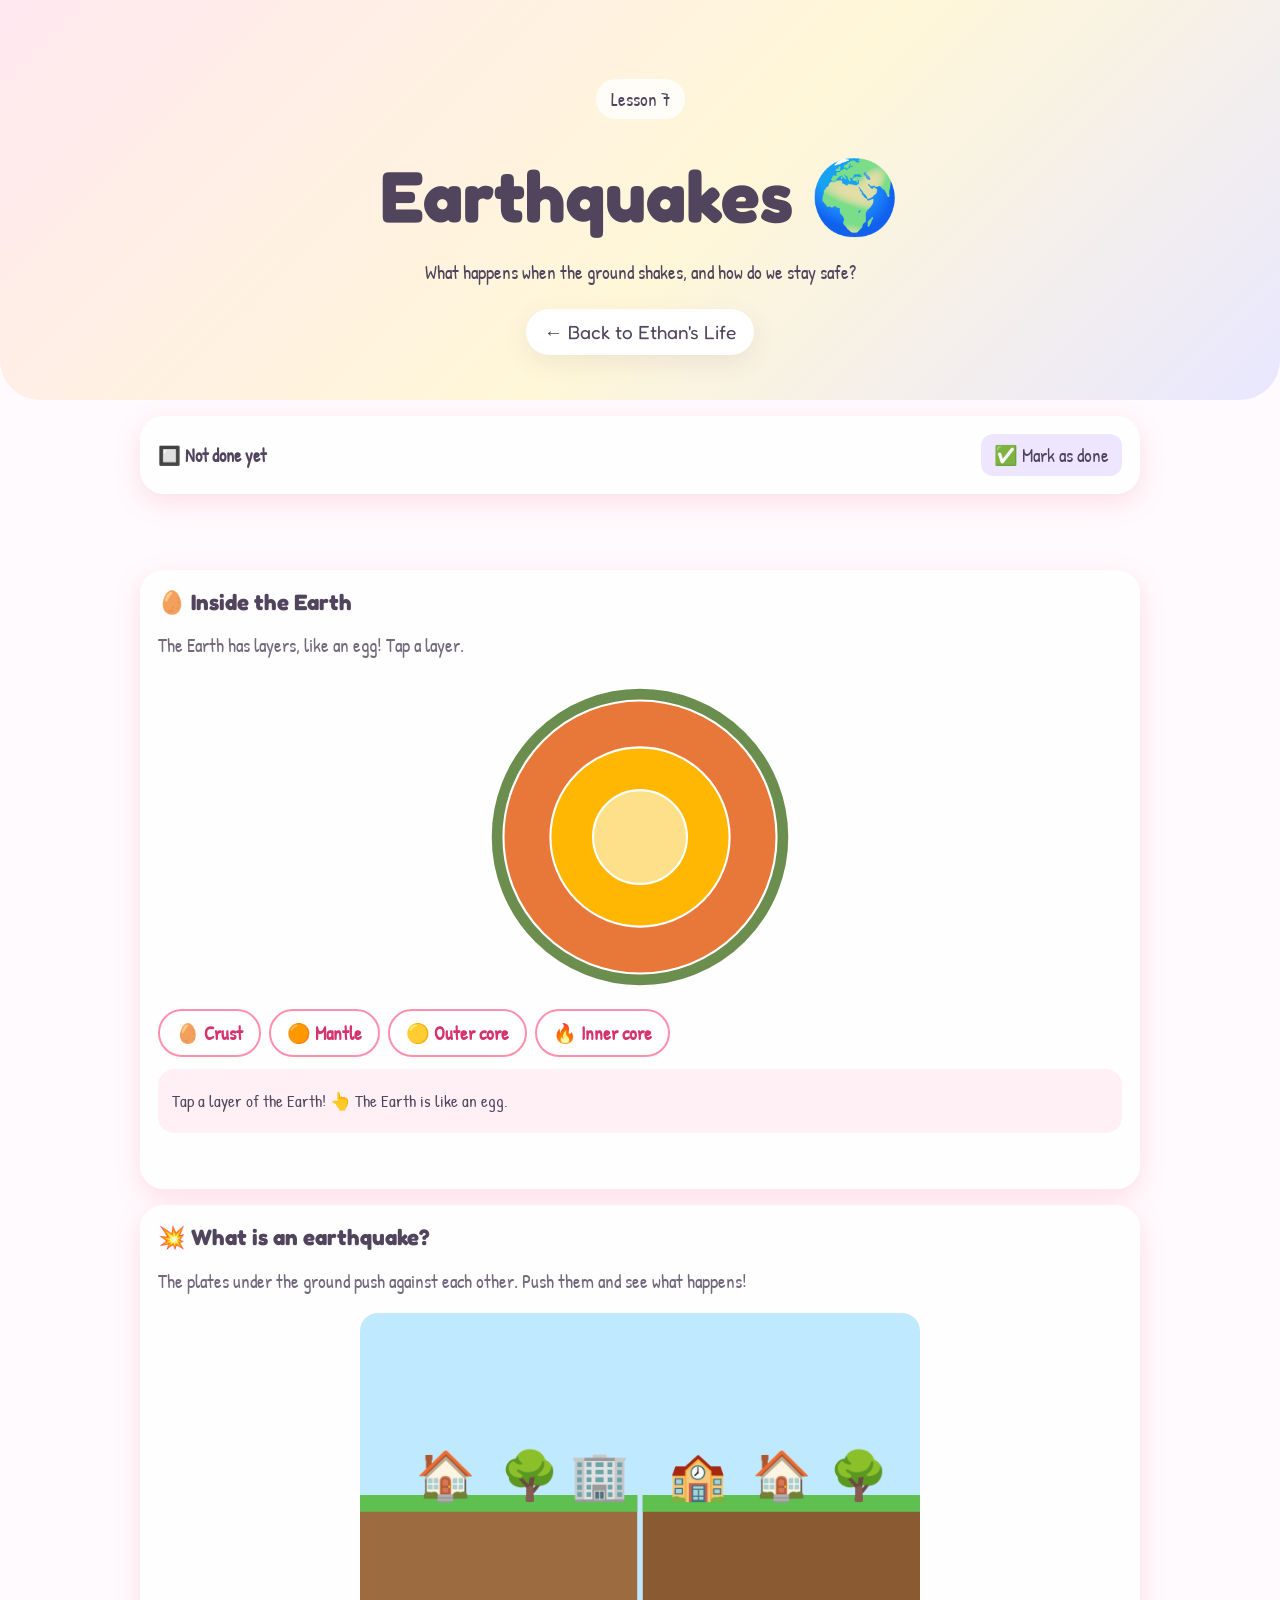
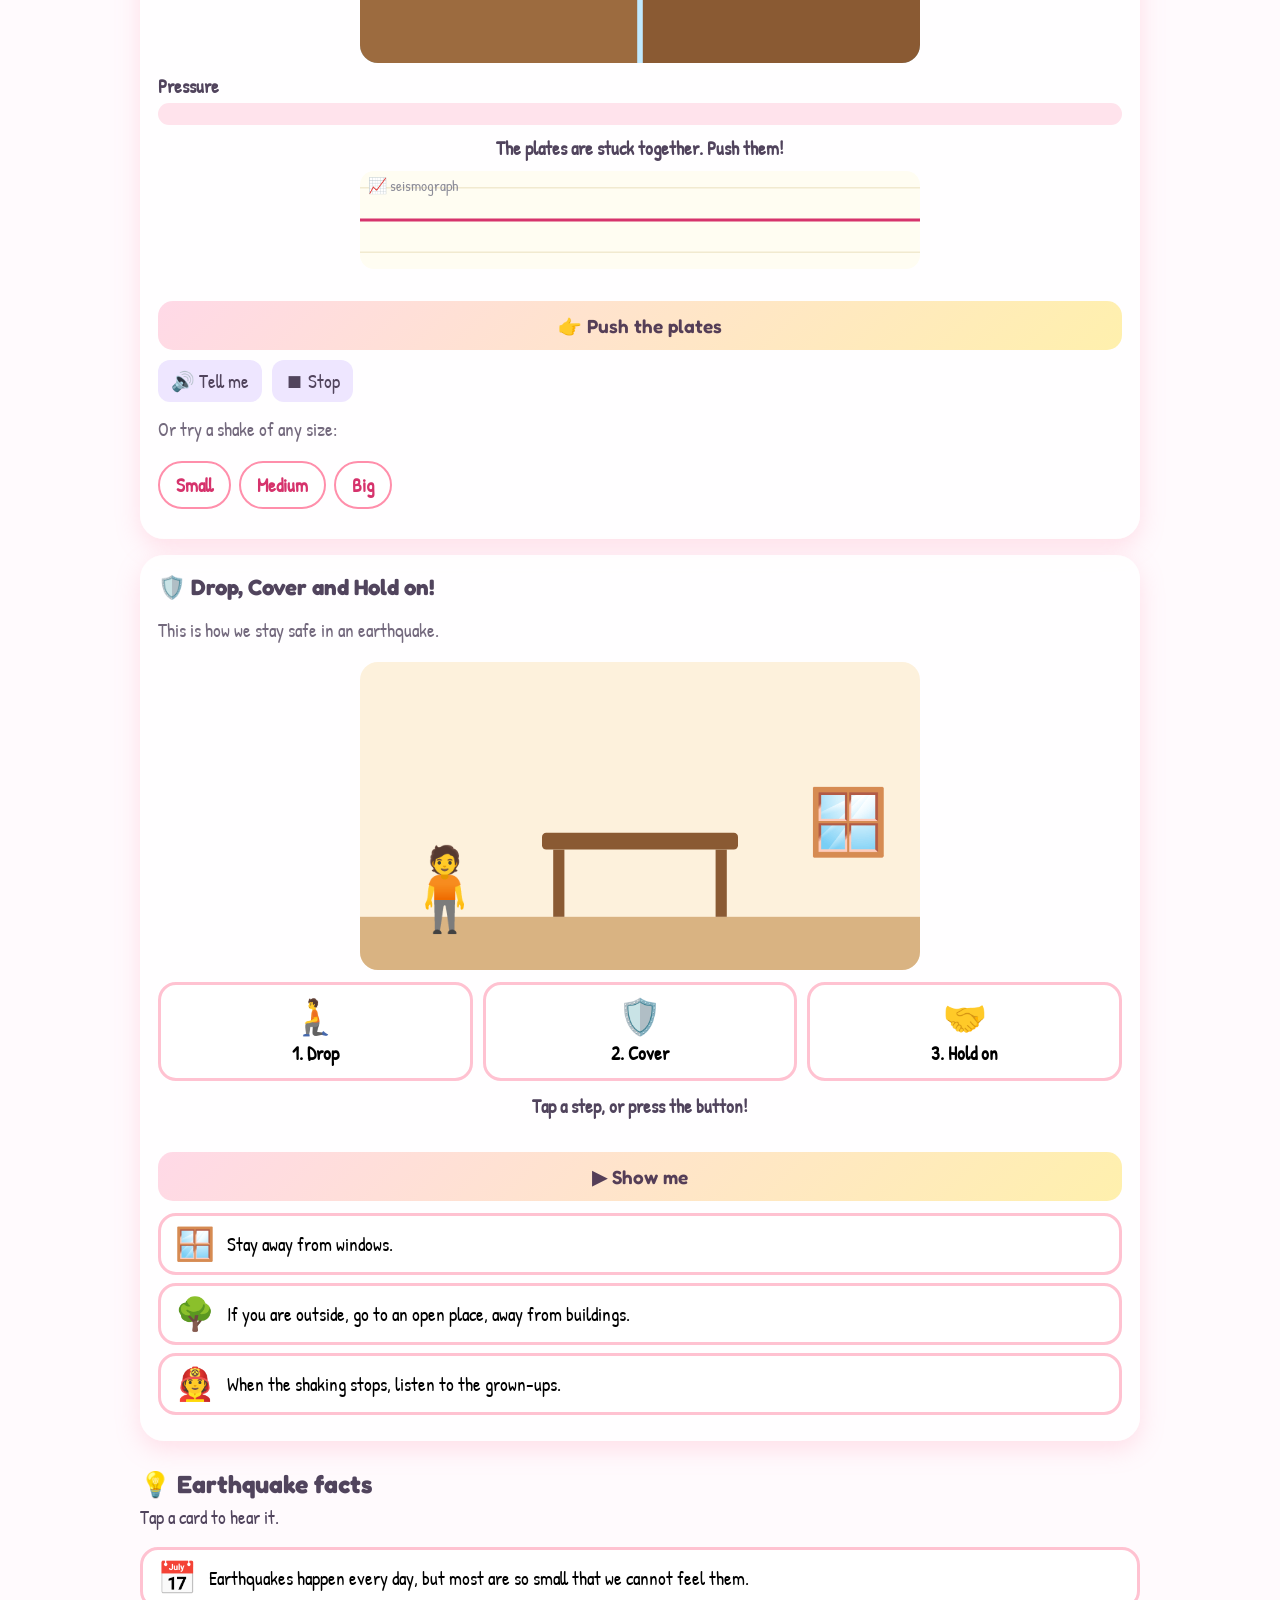
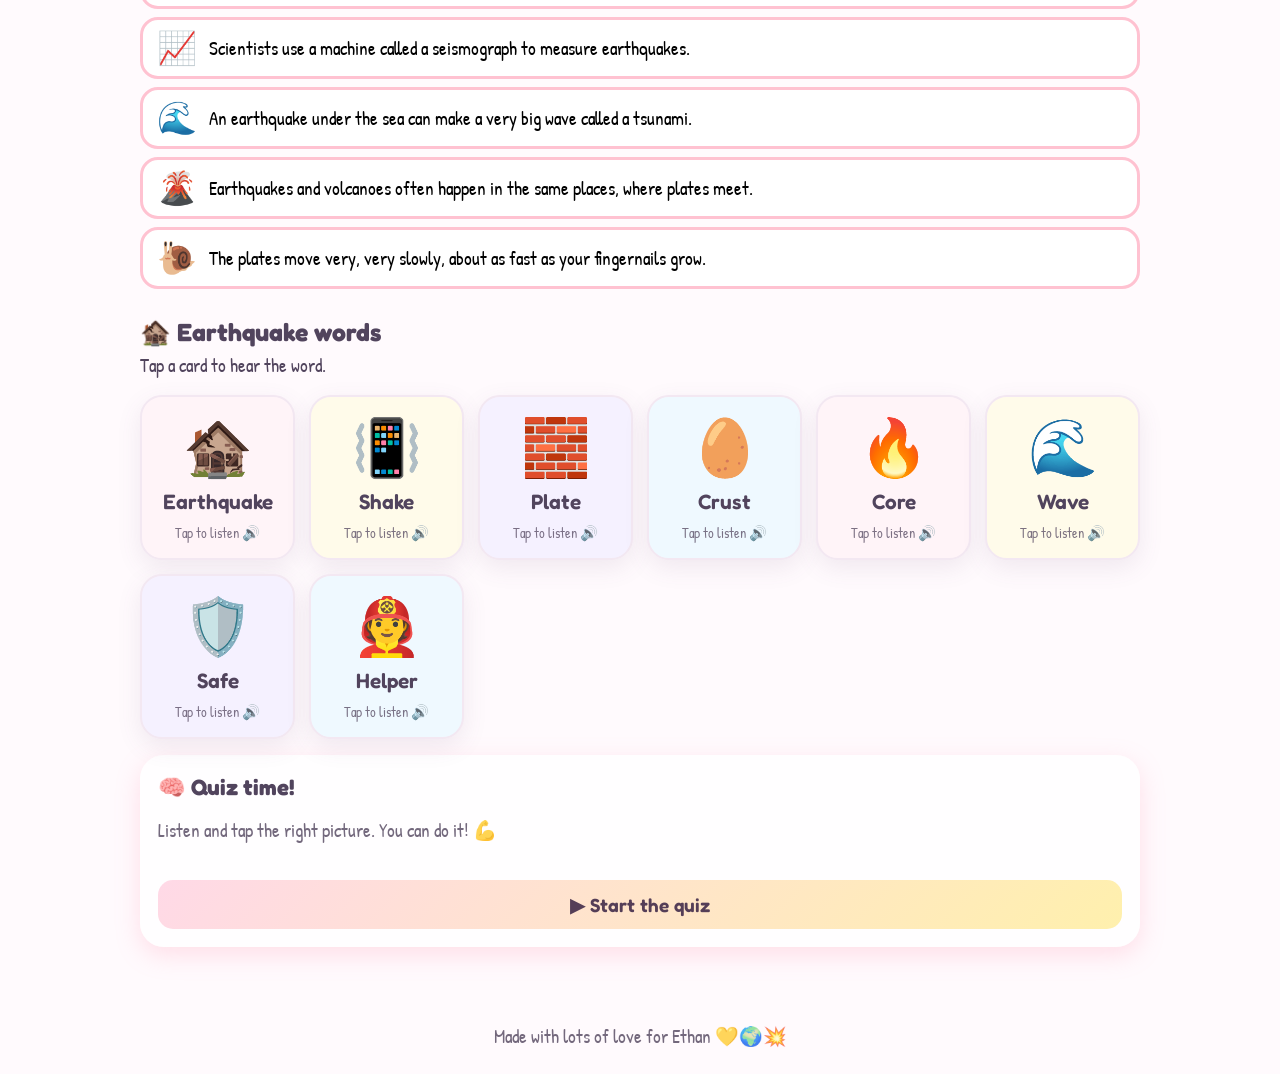
<file: lessons/lessons/earthquakes.html>
<!DOCTYPE html>
<html lang="en">
<head>
  <meta charset="UTF-8">
  <meta name="viewport" content="width=device-width, initial-scale=1">
  <meta name="theme-color" content="#fff5f8">
  <title>Lesson 7: Earthquakes 🌍 - Ethan's Life</title>
  <link rel="stylesheet" href="/style.css">
  <link rel="preconnect" href="https://fonts.googleapis.com">
  <link rel="preconnect" href="https://fonts.gstatic.com" crossorigin>
  <link href="https://fonts.googleapis.com/css2?family=Fredoka:wght@400;500;600;700&family=Patrick+Hand&display=swap" rel="stylesheet">
  <style>
    /* Strona nigdy nie przesuwa się na boki (żeby po prawej nie było białego tła) */
    html, body { max-width: 100%; overflow-x: hidden; }
    @supports (overflow: clip) { html, body { overflow-x: clip; } }
    img, svg, video, canvas { max-width: 100%; }
    input, select, textarea, button { max-width: 100%; box-sizing: border-box; }
    emoji-picker { width: 100%; max-width: 100%; }
    .picker-panel { max-width: 100%; overflow-x: auto; }

    [hidden] { display: none !important; }

    .garage-actions { display: flex; flex-wrap: wrap; gap: 10px; margin-top: 14px; }

    /* Lekcje */
    .lesson-card {
      margin: 16px 0;
      padding: 18px;
      border-radius: 24px;
      background: rgba(255, 255, 255, 0.85);
      box-shadow: 0 8px 24px rgba(255, 143, 171, 0.25);
    }

    .lesson-card h3 { margin-top: 0; }
    .lesson-hint { margin-top: -6px; opacity: 0.8; }

    .space-map svg, .mini-svg { display: block; width: 100%; height: auto; }
    .space-map { max-width: 460px; margin: 0 auto; }

    .orbit, .moon-orbit, .spin {
      animation-name: lesson-spin;
      animation-timing-function: linear;
      animation-iteration-count: infinite;
    }

    .orbit { transform-origin: 210px 210px; }
    .body { cursor: pointer; }

    @keyframes lesson-spin { to { transform: rotate(360deg); } }

    .space-caption {
      display: flex;
      align-items: center;
      gap: 12px;
      min-height: 64px;
      margin: 12px 0;
      padding: 10px 14px;
      border-radius: 16px;
      background: #fff0f5;
      font-size: 1.05rem;
    }

    .dot {
      display: inline-block;
      width: 22px;
      height: 22px;
      border-radius: 50%;
      box-shadow: inset -3px -3px 0 rgba(0, 0, 0, 0.18);
    }

    .dot-big { width: 44px; height: 44px; flex: none; }

    .planet-row { display: flex; flex-wrap: wrap; gap: 8px; margin: 10px 0; }

    .planet-chip {
      display: inline-flex;
      align-items: center;
      gap: 8px;
      padding: 8px 14px;
      border: 2px solid #ff8fab;
      border-radius: 999px;
      background: #fff;
      color: #d6336c;
      font: inherit;
      font-weight: 600;
      cursor: pointer;
    }

    .planet-chip:active { transform: scale(0.95); }

    .mini-grid {
      display: grid;
      grid-template-columns: repeat(auto-fit, minmax(260px, 1fr));
      gap: 16px;
    }

    @media (prefers-reduced-motion: reduce) {
      .orbit, .moon-orbit, .spin { animation: none; }
    }

    .lesson-status {
      display: flex;
      flex-wrap: wrap;
      align-items: center;
      justify-content: space-between;
      gap: 12px;
    }

    .lesson-status.done { border: 3px solid #2ecc71; }
    .status-text { font-size: 1.15rem; font-weight: 700; }

    .quiz-head {
      display: flex;
      flex-wrap: wrap;
      align-items: center;
      justify-content: space-between;
      gap: 10px;
      margin-bottom: 12px;
      font-weight: 700;
    }

    .quiz-options { display: flex; flex-wrap: wrap; gap: 12px; }

    .quiz-option {
      flex: 1 1 120px;
      display: flex;
      flex-direction: column;
      align-items: center;
      justify-content: flex-end;
      gap: 8px;
      min-height: 120px;
      padding: 12px;
      border: 3px solid #ffc2d1;
      border-radius: 20px;
      background: #fff;
      font: inherit;
      font-weight: 600;
      cursor: pointer;
    }

    .quiz-option:active { transform: scale(0.96); }
    .quiz-option.right { border-color: #2ecc71; background: #eafff1; }
    .quiz-option.wrong { border-color: #ff6b81; background: #fff0f2; opacity: 0.6; }
    .quiz-icon { font-size: 3rem; line-height: 1; }
    .quiz-result { text-align: center; }
    .quiz-big { font-size: 3.5rem; line-height: 1.2; }

    .space-caption { flex-wrap: wrap; }
    .caption-text { flex: 1; min-width: 210px; }
    .caption-detail { margin: 6px 0 8px; }
    .fact-badges { display: flex; flex-wrap: wrap; gap: 6px; margin: 8px 0 4px; }

    .fact-badge {
      padding: 4px 10px;
      border: 2px solid #ffc2d1;
      border-radius: 999px;
      background: #fff;
      font-size: 0.85rem;
      font-weight: 600;
    }

    .map-legend { margin: 8px 0 0; font-size: 0.9rem; opacity: 0.8; }

    .table-wrap { overflow-x: auto; }
    .facts-table { width: 100%; border-collapse: collapse; }
    .facts-table th, .facts-table td { padding: 10px 8px; text-align: left; white-space: nowrap; }
    .facts-table thead th { border-bottom: 2px solid #ffc2d1; color: #d6336c; }
    .fact-row { cursor: pointer; }
    .fact-row td { border-bottom: 1px solid #ffe0e8; }
    .fact-row:hover { background: #fff0f5; }
    .caption-buttons { display: flex; flex-wrap: wrap; gap: 8px; margin-top: 8px; }

    .chip-row { display: flex; flex-wrap: wrap; gap: 8px; margin: 12px 0; }

    .chip {
      display: inline-flex;
      align-items: center;
      gap: 6px;
      padding: 9px 16px;
      border: 2px solid #ff8fab;
      border-radius: 999px;
      background: #fff;
      color: #d6336c;
      font: inherit;
      font-weight: 600;
      cursor: pointer;
    }

    .chip:active { transform: scale(0.95); }
    .chip.active { background: #ff8fab; color: #fff; }

    .info-box {
      display: flex;
      flex-wrap: wrap;
      align-items: center;
      gap: 12px;
      min-height: 64px;
      margin: 12px 0;
      padding: 10px 14px;
      border-radius: 16px;
      background: #fff0f5;
      font-size: 1.05rem;
    }

    .info-icon { font-size: 2.6rem; line-height: 1; }
    .info-text { flex: 1; min-width: 200px; }

    .fact-card {
      display: flex;
      align-items: center;
      gap: 12px;
      width: 100%;
      margin: 8px 0;
      padding: 12px 14px;
      border: 3px solid #ffc2d1;
      border-radius: 18px;
      background: #fff;
      font: inherit;
      text-align: left;
      cursor: pointer;
    }

    .fact-card:active { transform: scale(0.98); }
    .fact-icon { flex: none; font-size: 2rem; line-height: 1; }

    .scene svg { display: block; width: 100%; max-width: 560px; height: auto; margin: 0 auto; border-radius: 18px; }
    .scene-note { min-height: 1.4em; margin: 10px 0 0; font-weight: 700; text-align: center; }
    .big-slider { width: 100%; margin: 14px 0 4px; accent-color: #ff8fab; }

    /* Lekcja 7: trzęsienia ziemi */
    .layer { cursor: pointer; transition: filter 0.2s ease; }
    .layer:hover { filter: brightness(1.08); }
    .layer.active { stroke: #ff2a6d; stroke-width: 5; }
    .core-beat { animation: core-beat 1.4s ease-in-out infinite alternate; transform-origin: 150px 150px; }
    @keyframes core-beat { to { transform: scale(1.06); } }

    .pressure { height: 22px; overflow: hidden; border-radius: 12px; background: #ffe3ec; }
    .pressure-fill { width: 0%; height: 100%; border-radius: 12px; background: linear-gradient(90deg, #ffd60a, #ff4d4d); transition: width 0.35s ease; }
    .pressure-label { margin: 10px 0 4px; font-weight: 700; }

    .plate { transition: transform 0.4s ease; }
    .arrow { transition: opacity 0.4s ease; }

    .shake-s { animation: shake-small 0.12s linear infinite; }
    .shake-m { animation: shake-medium 0.1s linear infinite; }
    .shake-l { animation: shake-large 0.08s linear infinite; }
    @keyframes shake-small { 0%, 100% { transform: translate(0, 0); } 25% { transform: translate(-1px, 0); } 75% { transform: translate(1px, 0); } }
    @keyframes shake-medium { 0%, 100% { transform: translate(0, 0); } 25% { transform: translate(-3px, 1px); } 75% { transform: translate(3px, -1px); } }
    @keyframes shake-large { 0%, 100% { transform: translate(0, 0); } 25% { transform: translate(-6px, 2px); } 75% { transform: translate(6px, -2px); } }

    .house { transform-box: fill-box; transform-origin: 50% 100%; }
    .shake-s .house { animation: wobble-small 0.14s linear infinite; }
    .shake-m .house { animation: wobble-medium 0.12s linear infinite; }
    .shake-l .house { animation: wobble-large 0.1s linear infinite; }
    @keyframes wobble-small { 50% { transform: rotate(1deg); } }
    @keyframes wobble-medium { 25% { transform: rotate(-3deg); } 75% { transform: rotate(3deg); } }
    @keyframes wobble-large { 25% { transform: rotate(-6deg); } 75% { transform: rotate(6deg); } }

    .seismo { margin-top: 10px; }
    .seismo svg { display: block; width: 100%; max-width: 560px; height: auto; margin: 0 auto; border-radius: 14px; }

    .steps { display: grid; grid-template-columns: repeat(3, 1fr); gap: 10px; margin: 12px 0; }

    .step-card {
      display: flex;
      flex-direction: column;
      align-items: center;
      gap: 4px;
      padding: 12px 6px;
      border: 3px solid #ffc2d1;
      border-radius: 18px;
      background: #fff;
      font: inherit;
      font-weight: 700;
      cursor: pointer;
    }

    .step-card .step-emoji { font-size: 2.2rem; line-height: 1.1; }
    .step-card.active { border-color: #2ecc71; background: #eafff1; }
    .room-shake { animation: shake-medium 0.1s linear infinite; }
    #figure { transition: transform 1s ease, font-size 0.6s ease; }

    @media (prefers-reduced-motion: reduce) {
      .core-beat, .shake-s, .shake-m, .shake-l, .room-shake,
      .shake-s .house, .shake-m .house, .shake-l .house { animation: none; }
    }
  </style>
</head>
<body>
  <header class="hero">
    <div class="hero-inner">
      <p class="eyebrow">Lesson 7</p>
      <h1>Earthquakes <span>🌍</span></h1>
      <p>What happens when the ground shakes, and how do we stay safe?</p>
      <nav>
        <a href="/">← Back to Ethan's Life</a>
      </nav>
    </div>
  </header>

  <main>
    <div class="lesson-card lesson-status" id="lesson-status">
      <span id="status-text" class="status-text"></span>
      <button id="status-toggle" type="button" class="secondary-button"></button>
    </div>

    <section id="lesson" class="section">
      <div class="lesson-card">
        <h3>🥚 Inside the Earth</h3>
        <p class="lesson-hint">The Earth has layers, like an egg! Tap a layer.</p>
        <div id="layers-view" class="scene"></div>
        <div id="layers-chips" class="chip-row"></div>
        <div id="layers-info" class="info-box" aria-live="polite"></div>
        <p id="lesson-message" class="form-message" role="status"></p>
      </div>

      <div class="lesson-card">
        <h3>💥 What is an earthquake?</h3>
        <p class="lesson-hint">The plates under the ground push against each other. Push them and see what happens!</p>
        <div id="sim-view" class="scene"></div>
        <p class="pressure-label">Pressure</p>
        <div class="pressure"><div id="pressure-fill" class="pressure-fill"></div></div>
        <p id="sim-text" class="scene-note" role="status"></p>
        <div id="seismo-view" class="seismo"></div>
        <div class="garage-actions">
          <button id="push" type="button" class="primary-button">👉 Push the plates</button>
          <button id="sim-explain" type="button" class="secondary-button">🔊 Tell me</button>
          <button type="button" class="secondary-button" onclick="stopSpeaking()">⏹ Stop</button>
        </div>
        <p class="lesson-hint" style="margin-top:14px">Or try a shake of any size:</p>
        <div id="sim-levels" class="chip-row">
          <button type="button" class="chip" data-level="small">Small</button>
          <button type="button" class="chip" data-level="medium">Medium</button>
          <button type="button" class="chip" data-level="big">Big</button>
        </div>
      </div>

      <div class="lesson-card">
        <h3>🛡️ Drop, Cover and Hold on!</h3>
        <p class="lesson-hint">This is how we stay safe in an earthquake.</p>
        <div id="room-view" class="scene"></div>
        <div id="dch-steps" class="steps"></div>
        <p id="dch-text" class="scene-note" role="status">Tap a step, or press the button!</p>
        <div class="garage-actions">
          <button id="dch-play" type="button" class="primary-button">▶ Show me</button>
        </div>
        <div id="tips-list" style="margin-top:12px"></div>
      </div>

      <div class="content-heading">
        <h3>💡 Earthquake facts</h3>
        <p>Tap a card to hear it.</p>
      </div>
      <div id="facts-list"></div>

      <div class="content-heading">
        <h3>🏚️ Earthquake words</h3>
        <p>Tap a card to hear the word.</p>
      </div>
      <div id="quake-words" class="words-grid"></div>

      <div class="lesson-card" id="quiz-card">
        <h3>🧠 Quiz time!</h3>
        <p class="lesson-hint">Listen and tap the right picture. You can do it! 💪</p>
        <div id="quiz-box" class="quiz-box">
          <button id="quiz-start" type="button" class="primary-button">▶ Start the quiz</button>
        </div>
      </div>
    </section>
  </main>

  <footer>Made with lots of love for Ethan 💛🌍💥</footer>

  <script>
    function showMessage(id, message) {
      document.getElementById(id).textContent = message;
    }

    function speak(text) {
      if (!("speechSynthesis" in window)) {
        showMessage("lesson-message", "Speech is not supported in this browser.");
        return;
      }

      window.speechSynthesis.cancel();

      // Długi tekst mówimy zdanie po zdaniu, bo część przeglądarek ucina zbyt długie wypowiedzi
      const sentences = text.match(/[^.!?]+[.!?]*/g) || [text];

      sentences.forEach(sentence => {
        const part = sentence.trim();
        if (!part) return;

        const utterance = new SpeechSynthesisUtterance(part);
        utterance.lang = "en-US";
        utterance.rate = 0.8;
        window.speechSynthesis.speak(utterance);
      });
    }

    function stopSpeaking() {
      if ("speechSynthesis" in window) window.speechSynthesis.cancel();
    }

    // --- Postęp lekcji (zapisany na tym urządzeniu) ---

    const LESSON_ID = "earthquakes";
    const PROGRESS_KEY = "ethanLessons";

    function readProgress() {
      try {
        return JSON.parse(localStorage.getItem(PROGRESS_KEY) || "{}") || {};
      } catch {
        return {};
      }
    }

    function setProgress(update) {
      const all = readProgress();
      all[LESSON_ID] = { ...(all[LESSON_ID] || {}), ...update };

      try {
        localStorage.setItem(PROGRESS_KEY, JSON.stringify(all));
      } catch {}
    }

    const statusCard = document.getElementById("lesson-status");
    const statusText = document.getElementById("status-text");
    const statusToggle = document.getElementById("status-toggle");

    function renderStatus() {
      const progress = readProgress()[LESSON_ID] || {};
      const done = Boolean(progress.done);

      statusText.textContent = done
        ? "✅ Lesson done! " + "⭐".repeat(Math.min(progress.stars || 0, 3))
        : "🔲 Not done yet";
      statusToggle.textContent = done ? "↩ Mark as not done" : "✅ Mark as done";
      statusCard.classList.toggle("done", done);
    }

    statusToggle.addEventListener("click", () => {
      const progress = readProgress()[LESSON_ID] || {};
      setProgress({ done: !progress.done });
      renderStatus();
    });

    renderStatus();

    // --- Lekcja 7: trzęsienia ziemi ---

    const $ = id => document.getElementById(id);

    function buttonsFor(speakText) {
      const buttons = document.createElement("div");
      buttons.className = "caption-buttons";

      const again = document.createElement("button");
      again.type = "button";
      again.className = "secondary-button";
      again.textContent = "🔊 Tell me again";
      again.addEventListener("click", () => speak(speakText));

      const stop = document.createElement("button");
      stop.type = "button";
      stop.className = "secondary-button";
      stop.textContent = "⏹ Stop";
      stop.addEventListener("click", stopSpeaking);

      buttons.append(again, stop);
      return buttons;
    }

    function fillInfo(box, icon, title, lines, speakText) {
      box.replaceChildren();

      const iconEl = document.createElement("span");
      iconEl.className = "info-icon";
      iconEl.textContent = icon;

      const text = document.createElement("div");
      text.className = "info-text";

      const titleEl = document.createElement("strong");
      titleEl.textContent = title;
      text.appendChild(titleEl);

      lines.forEach(line => {
        const div = document.createElement("div");
        div.textContent = line;
        text.appendChild(div);
      });

      text.appendChild(buttonsFor(speakText));
      box.append(iconEl, text);
    }

    // --- Wnętrze Ziemi ---

    const LAYERS = {
      crust: { name: "Crust", icon: "🥚", color: "#6b8e4e", r: 140,
        say: "The crust is the hard skin of the Earth. We live on it. It is thin, like the shell of an egg." },
      mantle: { name: "Mantle", icon: "🟠", color: "#e8773a", r: 128,
        say: "The mantle is hot rock. It moves very, very slowly. It is very thick." },
      outer: { name: "Outer core", icon: "🟡", color: "#ffb703", r: 84,
        say: "The outer core is hot liquid metal." },
      inner: { name: "Inner core", icon: "🔥", color: "#ffe08a", r: 44,
        say: "The inner core is a ball of metal in the middle of the Earth. It is as hot as the surface of the Sun." }
    };

    $("layers-view").innerHTML = `<svg viewBox="0 0 300 300" xmlns="http://www.w3.org/2000/svg" role="img" aria-label="The layers inside the Earth" style="max-width:320px">
      ${Object.entries(LAYERS).map(([key, l]) =>
        `<circle class="layer${key === "inner" ? " core-beat" : ""}" data-key="${key}" cx="150" cy="150" r="${l.r}" fill="${l.color}" stroke="#fff" stroke-width="2"/>`).join("")}
    </svg>`;

    function showLayer(key) {
      const layer = LAYERS[key];

      $("layers-view").querySelectorAll(".layer").forEach(el => el.classList.toggle("active", el.dataset.key === key));
      $("layers-chips").querySelectorAll(".chip").forEach(chip => chip.classList.toggle("active", chip.dataset.key === key));

      fillInfo($("layers-info"), layer.icon, layer.name, [layer.say], layer.name + ". " + layer.say);
      speak(layer.name + ". " + layer.say);
    }

    Object.entries(LAYERS).forEach(([key, layer]) => {
      const chip = document.createElement("button");
      chip.type = "button";
      chip.className = "chip";
      chip.dataset.key = key;
      chip.textContent = layer.icon + " " + layer.name;
      chip.addEventListener("click", () => showLayer(key));
      $("layers-chips").appendChild(chip);
    });

    $("layers-view").querySelectorAll(".layer").forEach(el => {
      el.addEventListener("click", () => showLayer(el.dataset.key));
    });

    $("layers-info").textContent = "Tap a layer of the Earth! 👆 The Earth is like an egg.";

    // --- Płyty i trzęsienie ---

    $("sim-view").innerHTML = `<svg viewBox="0 0 400 250" xmlns="http://www.w3.org/2000/svg" role="img" aria-label="Two plates push together, then slip and the ground shakes">
      <rect width="400" height="250" fill="#bfe9ff"/>
      <g id="sim-world">
        <g id="plate-l" class="plate">
          <rect x="-20" y="130" width="218" height="130" fill="#9c6b3f"/>
          <rect x="-20" y="130" width="218" height="12" fill="#5fbf4f"/>
          <text class="house" x="40" y="128" font-size="34">🏠</text>
          <text class="house" x="100" y="128" font-size="34">🌳</text>
          <text class="house" x="150" y="128" font-size="34">🏢</text>
          <text class="arrow" id="arrow-up" x="99" y="205" font-size="36" opacity="0">⬆️</text>
        </g>
        <g id="plate-r" class="plate">
          <rect x="202" y="130" width="218" height="130" fill="#8a5a33"/>
          <rect x="202" y="130" width="218" height="12" fill="#5fbf4f"/>
          <text class="house" x="220" y="128" font-size="34">🏫</text>
          <text class="house" x="280" y="128" font-size="34">🏠</text>
          <text class="house" x="335" y="128" font-size="34">🌳</text>
          <text class="arrow" id="arrow-down" x="285" y="205" font-size="36" opacity="0">⬇️</text>
        </g>
      </g>
    </svg>`;

    $("seismo-view").innerHTML = `<svg viewBox="0 0 400 70" xmlns="http://www.w3.org/2000/svg" role="img" aria-label="A seismograph line">
      <rect width="400" height="70" fill="#fffdf2"/>
      <path d="M0 35H400" stroke="#e8dfc0" stroke-width="1"/><path d="M0 12H400M0 58H400" stroke="#f1ead0" stroke-width="1"/>
      <path id="seis-line" d="M0 35 L400 35" fill="none" stroke="#d6336c" stroke-width="2" stroke-linejoin="round" pathLength="1" stroke-dasharray="1" stroke-dashoffset="0"/>
      <text x="6" y="14" font-size="11" fill="#8d8d99">📈 seismograph</text>
    </svg>`;

    const PRESSURE_TEXT = {
      0: "The plates are stuck together. Push them!",
      20: "The plates push... but they are stuck!",
      40: "They push and push...",
      60: "Pushing harder and harder...",
      80: "Almost... 😮"
    };

    let pressure = 0;
    let quaking = false;

    function setPressure(p) {
      pressure = p;
      $("pressure-fill").style.width = p + "%";
      $("plate-l").style.transform = "translateY(" + (-p * 0.05) + "px)";
      $("plate-r").style.transform = "translateY(" + (p * 0.05) + "px)";
      $("arrow-up").setAttribute("opacity", p ? 0.4 + p / 170 : 0);
      $("arrow-down").setAttribute("opacity", p ? 0.4 + p / 170 : 0);
      $("sim-text").textContent = PRESSURE_TEXT[p] || PRESSURE_TEXT[0];
    }

    function drawSeismograph(amplitude) {
      const points = [];
      const n = 140;

      for (let i = 0; i <= n; i++) {
        const envelope = i < 14 ? 0.03 : i < 34 ? (i - 14) / 20 : Math.exp(-(i - 34) / 42);
        const y = 35 + envelope * amplitude * (Math.random() * 2 - 1);
        points.push((i * 400 / n).toFixed(1) + " " + y.toFixed(1));
      }

      const line = $("seis-line");
      line.setAttribute("d", "M" + points.join(" L"));

      if (line.animate) {
        line.animate([{ strokeDashoffset: 1 }, { strokeDashoffset: 0 }], { duration: 2400, easing: "linear" });
      }
    }

    const QUAKES = {
      small: { cls: "shake-s", ms: 1600, amplitude: 9, text: "A small earthquake. We may not even feel it." },
      medium: { cls: "shake-m", ms: 2400, amplitude: 22, text: "A medium earthquake. The ground shakes!" },
      big: { cls: "shake-l", ms: 3200, amplitude: 33, text: "A big earthquake. The ground shakes a lot, so we stay safe!" }
    };

    function quake(level) {
      if (quaking) return;
      quaking = true;
      $("push").disabled = true;

      const q = QUAKES[level];
      const world = $("sim-world");

      $("plate-l").style.transform = "translateY(-12px)";
      $("plate-r").style.transform = "translateY(12px)";
      $("pressure-fill").style.width = "0%";
      $("sim-text").textContent = "💥 Earthquake! " + q.text;
      speak("Earthquake! The plates slipped, and the ground shakes! " + q.text);

      world.classList.add(q.cls);
      drawSeismograph(q.amplitude);

      setTimeout(() => {
        world.classList.remove(q.cls);
        pressure = 0;
        setPressure(0);
        $("sim-text").textContent = "The ground is still again. The plates start to push again, very slowly.";
        $("push").disabled = false;
        quaking = false;
      }, q.ms + 400);
    }

    $("push").addEventListener("click", () => {
      if (quaking) return;
      const next = pressure + 20;

      if (next >= 100) {
        quake("medium");
        return;
      }

      setPressure(next);
      if (next === 20) speak("The plates push, but they are stuck. Keep pushing!");
    });

    document.querySelectorAll("#sim-levels [data-level]").forEach(button => {
      button.addEventListener("click", () => quake(button.dataset.level));
    });

    $("sim-explain").addEventListener("click", () => speak(
      "The Earth's crust is made of big plates. The plates move very slowly, and they push against each other. Sometimes they get stuck. When they finally slip, the ground shakes. That is an earthquake!"));

    setPressure(0);

    // --- Padnij, osłoń się, trzymaj się ---

    const DCH = [
      { word: "Drop", emoji: "🧎", say: "Drop! Get down on your hands and knees." },
      { word: "Cover", emoji: "🛡️", say: "Cover! Get under a strong table and cover your head." },
      { word: "Hold on", emoji: "🤝", say: "Hold on! Hold the table leg until the shaking stops." }
    ];

    $("room-view").innerHTML = `<svg viewBox="0 0 400 220" xmlns="http://www.w3.org/2000/svg" role="img" aria-label="Drop, cover and hold on under a table">
      <g id="room">
        <rect width="400" height="220" fill="#fdf1dc"/>
        <rect y="182" width="400" height="38" fill="#d9b382"/>
        <text x="320" y="130" font-size="46">🪟</text>
        <rect x="130" y="122" width="140" height="12" rx="3" fill="#8a5a33"/>
        <rect x="138" y="134" width="8" height="48" fill="#8a5a33"/>
        <rect x="254" y="134" width="8" height="48" fill="#8a5a33"/>
        <text id="figure" x="60" y="182" font-size="58" text-anchor="middle">🧍</text>
        <text id="grip" x="150" y="176" font-size="22" opacity="0">✊</text>
      </g>
    </svg>`;

    const figure = $("figure");
    const stepButtons = [];

    function showStep(index) {
      const step = DCH[index];
      stepButtons.forEach((b, i) => b.classList.toggle("active", i === index));

      if (index === 0) {
        figure.textContent = "🧎";
        figure.style.transform = "translateX(0)";
        figure.style.fontSize = "52px";
        $("grip").setAttribute("opacity", 0);
        $("room").classList.remove("room-shake");
      } else {
        figure.textContent = "🧎";
        figure.style.fontSize = "44px";
        figure.style.transform = "translateX(140px)";
        $("room").classList.add("room-shake");
        $("grip").setAttribute("opacity", index === 2 ? 1 : 0);
      }

      $("dch-text").textContent = step.say;
      speak(step.say);
    }

    DCH.forEach((step, index) => {
      const button = document.createElement("button");
      button.type = "button";
      button.className = "step-card";
      button.innerHTML = `<span class="step-emoji">${step.emoji}</span><span>${index + 1}. ${step.word}</span>`;
      button.addEventListener("click", () => showStep(index));
      $("dch-steps").appendChild(button);
      stepButtons.push(button);
    });

    $("dch-play").addEventListener("click", () => {
      figure.textContent = "🧍";
      figure.style.transform = "translateX(0)";
      figure.style.fontSize = "58px";
      $("grip").setAttribute("opacity", 0);
      $("room").classList.remove("room-shake");
      stepButtons.forEach(b => b.classList.remove("active"));
      $("dch-text").textContent = "An earthquake! Drop, Cover and Hold on!";
      speak("An earthquake! Drop, cover, and hold on!");

      setTimeout(() => showStep(0), 2600);
      setTimeout(() => showStep(1), 6200);
      setTimeout(() => showStep(2), 10200);
      setTimeout(() => {
        $("room").classList.remove("room-shake");
        $("dch-text").textContent = "The shaking stopped. We listen to the grown-ups. Well done! 🎉";
        speak("The shaking stopped. We listen to the grown-ups. Well done!");
      }, 14800);
    });

    const TIPS = [
      ["🪟", "Stay away from windows."],
      ["🌳", "If you are outside, go to an open place, away from buildings."],
      ["🧑‍🚒", "When the shaking stops, listen to the grown-ups."]
    ];

    function addFactCards(list, items) {
      items.forEach(([icon, text]) => {
        const card = document.createElement("button");
        card.type = "button";
        card.className = "fact-card";

        const iconEl = document.createElement("span");
        iconEl.className = "fact-icon";
        iconEl.textContent = icon;

        const textEl = document.createElement("span");
        textEl.textContent = text;

        card.append(iconEl, textEl);
        card.addEventListener("click", () => speak(text));
        list.appendChild(card);
      });
    }

    addFactCards($("tips-list"), TIPS);

    // --- Ciekawostki ---

    addFactCards($("facts-list"), [
      ["📅", "Earthquakes happen every day, but most are so small that we cannot feel them."],
      ["📈", "Scientists use a machine called a seismograph to measure earthquakes."],
      ["🌊", "An earthquake under the sea can make a very big wave called a tsunami."],
      ["🌋", "Earthquakes and volcanoes often happen in the same places, where plates meet."],
      ["🐌", "The plates move very, very slowly, about as fast as your fingernails grow."]
    ]);

    // --- Słowa ---

    const WORDS = [
      ["🏚️", "Earthquake"], ["📳", "Shake"], ["🧱", "Plate"], ["🥚", "Crust"],
      ["🔥", "Core"], ["🌊", "Wave"], ["🛡️", "Safe"], ["🧑‍🚒", "Helper"]
    ];

    WORDS.forEach(([emoji, word]) => {
      const card = document.createElement("button");
      card.type = "button";
      card.className = "word-card";
      card.setAttribute("aria-label", "Hear " + word);

      const icon = document.createElement("span");
      icon.className = "word-emoji";
      icon.textContent = emoji;

      const name = document.createElement("span");
      name.className = "word-english";
      name.textContent = word;

      const hint = document.createElement("span");
      hint.className = "word-hint";
      hint.textContent = "Tap to listen 🔊";

      card.append(icon, name, hint);
      card.addEventListener("click", () => speak(word));
      $("quake-words").appendChild(card);
    });

    // --- Pytania do quizu ---

    const QUIZ_LENGTH = 5;
    const QUIZ_POOL = [
      { say: "Drop, cover, and what?", options: [
        { icon: "🤝", label: "Hold on", correct: true }, { icon: "🏃", label: "Run" }, { icon: "🛏️", label: "Sleep" }] },
      { say: "Where do we hide in an earthquake?", options: [
        { icon: "🛡️", label: "Under a table", correct: true }, { icon: "🪟", label: "By the window" }, { icon: "🏃", label: "Run outside" }] },
      { say: "Which layer is like the shell of an egg?", options: [
        { dot: LAYERS.crust.color, size: 46, label: "Crust", correct: true },
        { dot: LAYERS.mantle.color, size: 46, label: "Mantle" },
        { dot: LAYERS.inner.color, size: 46, label: "Core" }] },
      { say: "Which part of the Earth is in the very middle and very hot?", options: [
        { dot: LAYERS.inner.color, size: 46, label: "Core", correct: true },
        { dot: LAYERS.crust.color, size: 46, label: "Crust" },
        { dot: LAYERS.mantle.color, size: 46, label: "Mantle" }] },
      { say: "What moves very slowly under our feet?", options: [
        { icon: "🧱", label: "Plates", correct: true }, { icon: "🚗", label: "Car" }, { icon: "🚲", label: "Bike" }] },
      { say: "What machine measures earthquakes?", options: [
        { icon: "📈", label: "Seismograph", correct: true }, { icon: "🌡️", label: "Thermometer" }, { icon: "⏱️", label: "Clock" }] },
      { say: "A big earthquake under the sea can make a very big wave. What is it called?", options: [
        { icon: "🌊", label: "Tsunami", correct: true }, { icon: "🌧️", label: "Rain" }, { icon: "💨", label: "Wind" }] },
      { say: "Is it safe to stand near a window in an earthquake?", options: [
        { icon: "❌", label: "No", correct: true }, { icon: "✅", label: "Yes" }] },
      { say: "How do the plates move?", options: [
        { icon: "🐌", label: "Slowly", correct: true }, { icon: "🚀", label: "Fast" }] },
      { say: "The shaking stops. What do we do?", options: [
        { icon: "🧑‍🚒", label: "Listen to the grown-ups", correct: true }, { icon: "🏃", label: "Run away alone" }] },
      { say: "The inner core is as hot as the...", options: [
        { icon: "☀️", label: "Sun", correct: true }, { icon: "❄️", label: "Ice" }, { icon: "🌊", label: "Sea" }] },
      { say: "What do we call the shaking of the ground?", options: [
        { icon: "🏚️", label: "Earthquake", correct: true }, { icon: "🌪️", label: "Storm" }, { icon: "🌊", label: "Wave" }] }
    ];

    const quizBox = document.getElementById("quiz-box");
    let quiz = null;

    function shuffle(list) {
      const copy = [...list];

      for (let i = copy.length - 1; i > 0; i--) {
        const j = Math.floor(Math.random() * (i + 1));
        [copy[i], copy[j]] = [copy[j], copy[i]];
      }

      return copy;
    }

    function optionButton(option, onPick) {
      const button = document.createElement("button");
      button.type = "button";
      button.className = "quiz-option";

      const icon = document.createElement("span");
      icon.className = "quiz-icon";

      if (option.dot) {
        icon.classList.add("dot");
        icon.style.background = option.dot;
        icon.style.width = icon.style.height = option.size + "px";
      } else {
        icon.textContent = option.icon;
      }

      const label = document.createElement("span");
      label.textContent = option.label;

      button.append(icon, label);
      button.addEventListener("click", () => onPick(button));
      return button;
    }

    function startQuiz() {
      quiz = {
        questions: shuffle(QUIZ_POOL).slice(0, QUIZ_LENGTH),
        index: 0,
        firstTry: 0,
        missed: false,
        locked: false
      };

      showQuestion();
    }

    function showQuestion() {
      const question = quiz.questions[quiz.index];
      quiz.missed = false;
      quiz.locked = false;

      const head = document.createElement("div");
      head.className = "quiz-head";

      const counter = document.createElement("span");
      counter.textContent = "Question " + (quiz.index + 1) + " of " + quiz.questions.length;

      const replay = document.createElement("button");
      replay.type = "button";
      replay.className = "secondary-button";
      replay.textContent = "🔊 Listen again";
      replay.addEventListener("click", () => speak(question.say));

      head.append(counter, replay);

      const options = document.createElement("div");
      options.className = "quiz-options";

      const feedback = document.createElement("p");
      feedback.id = "quiz-feedback";
      feedback.className = "form-message";
      feedback.setAttribute("role", "status");

      shuffle(question.options).forEach(option => {
        options.appendChild(optionButton(option, button => answer(option, button, question, feedback)));
      });

      quizBox.replaceChildren(head, options, feedback);
      speak(question.say);
    }

    function answer(option, button, question, feedback) {
      if (quiz.locked) return;

      if (option.correct) {
        quiz.locked = true;
        if (!quiz.missed) quiz.firstTry++;

        button.classList.add("right");
        feedback.textContent = "🎉 Yes!";
        speak("Yes! Great job!");

        setTimeout(() => {
          quiz.index++;

          if (quiz.index < quiz.questions.length) showQuestion();
          else finishQuiz();
        }, 1500);

        return;
      }

      quiz.missed = true;
      button.classList.add("wrong");
      button.disabled = true;
      feedback.textContent = "Try again! 💫";
      speak("Try again. " + question.say);
    }

    function finishQuiz() {
      const total = quiz.questions.length;
      const stars = quiz.firstTry >= total - 1 ? 3 : quiz.firstTry >= total - 2 ? 2 : 1;
      const best = Math.max((readProgress()[LESSON_ID] || {}).stars || 0, stars);

      setProgress({ done: true, stars: best });
      renderStatus();

      const result = document.createElement("div");
      result.className = "quiz-result";

      const big = document.createElement("div");
      big.className = "quiz-big";
      big.textContent = "🏆";

      const title = document.createElement("h3");
      title.textContent = "You did it! " + "⭐".repeat(stars);

      const score = document.createElement("p");
      score.textContent = quiz.firstTry + " of " + total + " right on the first try";

      const again = document.createElement("button");
      again.type = "button";
      again.className = "primary-button";
      again.textContent = "🔁 Play again";
      again.addEventListener("click", startQuiz);

      result.append(big, title, score, again);
      quizBox.replaceChildren(result);
      speak("Wow! You did it! Great job!");
    }

    document.getElementById("quiz-start").addEventListener("click", startQuiz);
  </script>
</body>
</html>
</file>
<file: style.css>
:root {
  --ink: #51445d;
  --pink: #ffe8f0;
  --yellow: #fff2ad;
  --purple: #eee6ff;
  --blue: #e5f5ff;
  --shadow: 0 8px 24px rgba(106, 78, 120, .10);
}

* { box-sizing: border-box; }

html { scroll-behavior: smooth; }

body {
  margin: 0;
  color: var(--ink);
  background: #fffafd;
  font-family: "Patrick Hand", cursive;
  font-size: 19px;
}

button, input, textarea { font: inherit; }

.hero {
  position: relative;
  overflow: hidden;
  padding: 60px 20px 45px;
  text-align: center;
  background: linear-gradient(135deg, #ffe8f0, #fff7d8 55%, #e9e7ff);
  border-radius: 0 0 40px 40px;
}

.hero-inner {
  position: relative;
  z-index: 1;
  max-width: 760px;
  margin: auto;
}

.eyebrow {
  display: inline-block;
  padding: 7px 15px;
  background: rgba(255,255,255,.8);
  border-radius: 30px;
}

h1, h2, h3, nav {
  font-family: "Fredoka", sans-serif;
}

h1 {
  margin: 14px 0;
  font-size: clamp(2.5rem, 7vw, 4.5rem);
}

.hero-inner > p:not(.eyebrow) { font-size: 1.2rem; }

.floating {
  position: absolute;
  font-size: 60px;
  opacity: .55;
  animation: float 4s ease-in-out infinite;
}

.balloon-one { top: 20px; left: 8%; }
.balloon-two { right: 9%; bottom: 20px; animation-delay: -2s; }

@keyframes float {
  0%, 100% { transform: translateY(0) rotate(-5deg); }
  50% { transform: translateY(-12px) rotate(5deg); }
}

nav {
  display: flex;
  flex-wrap: wrap;
  justify-content: center;
  gap: 12px;
  margin-top: 24px;
}

nav a {
  padding: 11px 18px;
  color: var(--ink);
  text-decoration: none;
  background: white;
  border-radius: 30px;
  box-shadow: var(--shadow);
}

main {
  width: min(100% - 28px, 1000px);
  margin: auto;
}

.section {
  padding: 44px 0 25px;
  scroll-margin-top: 20px;
}

.section-heading {
  display: flex;
  align-items: center;
  gap: 15px;
  margin-bottom: 22px;
}

.section-icon {
  display: grid;
  flex: 0 0 60px;
  width: 60px;
  height: 60px;
  place-items: center;
  background: var(--yellow);
  border-radius: 20px;
  font-size: 34px;
}

.section-heading h2 {
  margin: 0 0 5px;
  font-size: clamp(1.6rem, 4vw, 2.2rem);
}

.section-heading p, .content-heading p { margin: 0; }

.form-card {
  padding: clamp(18px, 4vw, 30px);
  margin-bottom: 32px;
  background: white;
  border: 2px solid #f5e8f1;
  border-radius: 24px;
  box-shadow: var(--shadow);
}

.form-card h3 {
  margin: 0 0 18px;
  font-size: 1.45rem;
}

.form-card label {
  display: block;
  margin: 13px 0 6px;
  font-weight: bold;
}

.form-card input:not([type="hidden"]),
.form-card textarea {
  width: 100%;
  min-height: 48px;
  padding: 11px 13px;
  color: var(--ink);
  background: #fffafd;
  border: 2px solid #f0e5f0;
  border-radius: 13px;
  outline: none;
}

.form-card textarea { min-height: 115px; resize: vertical; }

.form-card input:focus, .form-card textarea:focus {
  border-color: #ffb7cf;
  box-shadow: 0 0 0 3px rgba(255,183,207,.2);
}

.picker-heading {
  display: flex;
  align-items: center;
  justify-content: space-between;
  flex-wrap: wrap;
  gap: 10px;
  margin-top: 15px;
}

.picker-heading label { margin: 0; }

.secondary-button {
  padding: 8px 13px;
  color: var(--ink);
  background: var(--purple);
  border: 0;
  border-radius: 12px;
  cursor: pointer;
}

.selected-emoji {
  display: flex;
  align-items: center;
  gap: 12px;
  margin-top: 10px;
  padding: 10px 14px;
  background: #fff7fb;
  border-radius: 14px;
}

#emoji-preview { font-size: 42px; }

.picker-panel {
  margin-top: 12px;
  overflow: hidden;
  border: 1px solid #f0e5f0;
  border-radius: 16px;
}

.picker-panel[hidden] { display: none; }

emoji-picker {
  display: block;
  width: 100%;
  max-width: 100%;
  height: 350px;
  --background: #fffafd;
  --border-color: #f0e5f0;
  --category-emoji-size: 1.25rem;
  --emoji-size: 1.55rem;
  --num-columns: 8;
}

.primary-button {
  width: 100%;
  min-height: 49px;
  margin-top: 18px;
  padding: 12px 18px;
  color: #553e57;
  background: linear-gradient(135deg, #ffd9e7, #fff0ad);
  border: 0;
  border-radius: 15px;
  font-family: "Fredoka", sans-serif;
  font-weight: 600;
  cursor: pointer;
}

.primary-button:hover { filter: brightness(.98); }
button:disabled { opacity: .6; cursor: wait; }

.form-message { min-height: 1em; margin-bottom: 0; }
.error { color: #b4234c; overflow-wrap: anywhere; }

.content-heading { margin: 28px 0 17px; }
.content-heading h3 { margin-bottom: 5px; font-size: 1.55rem; }

.words-grid {
  display: grid;
  grid-template-columns: repeat(auto-fill, minmax(140px, 1fr));
  gap: 14px;
}

.word-card {
  display: flex;
  min-width: 0;
  min-height: 165px;
  flex-direction: column;
  align-items: center;
  justify-content: center;
  gap: 9px;
  padding: 16px 10px;
  color: var(--ink);
  background: white;
  border: 2px solid #f3e8f2;
  border-radius: 22px;
  box-shadow: var(--shadow);
  cursor: pointer;
  transition: transform .18s;
}

.word-card:nth-child(4n + 1) { background: #fff4f8; }
.word-card:nth-child(4n + 2) { background: #fffbea; }
.word-card:nth-child(4n + 3) { background: #f5f1ff; }
.word-card:nth-child(4n) { background: #eff9ff; }
.word-card:hover { transform: translateY(-3px); }

.word-emoji { font-size: 56px; line-height: 1.2; }
.word-english {
  font-family: "Fredoka", sans-serif;
  font-size: 1.3rem;
  font-weight: 600;
  overflow-wrap: anywhere;
}
.word-hint { font-size: .9rem; opacity: .75; }

.notes-grid {
  display: grid;
  grid-template-columns: repeat(auto-fit, minmax(min(100%, 240px), 1fr));
  gap: 15px;
}

.note-card {
  padding: 20px;
  background: #fff3c4;
  border-radius: 21px;
  box-shadow: var(--shadow);
  overflow-wrap: anywhere;
}

.note-card:nth-child(3n + 2) { background: #f0eaff; }
.note-card:nth-child(3n) { background: #e9f6ff; }
.note-card h3 { margin-top: 0; }
.note-card p { white-space: pre-wrap; }

.loading, .empty-message { padding: 16px; text-align: center; }

footer {
  padding: 35px 15px 25px;
  text-align: center;
  opacity: .8;
}

@media (max-width: 520px) {
  .hero { padding-top: 48px; }
  .floating { font-size: 42px; }
  .section-heading { align-items: flex-start; }
  .section-icon {
    flex-basis: 48px;
    width: 48px;
    height: 48px;
    font-size: 27px;
  }
  .words-grid { grid-template-columns: repeat(2, minmax(0, 1fr)); gap: 10px; }
  .word-card { min-height: 150px; }
  .word-emoji { font-size: 48px; }
  emoji-picker { --num-columns: 7; }
}

@media (prefers-reduced-motion: reduce) {
  *, *::before, *::after {
    animation-duration: .01ms !important;
    transition-duration: .01ms !important;
    scroll-behavior: auto !important;
  }
}
</file>
